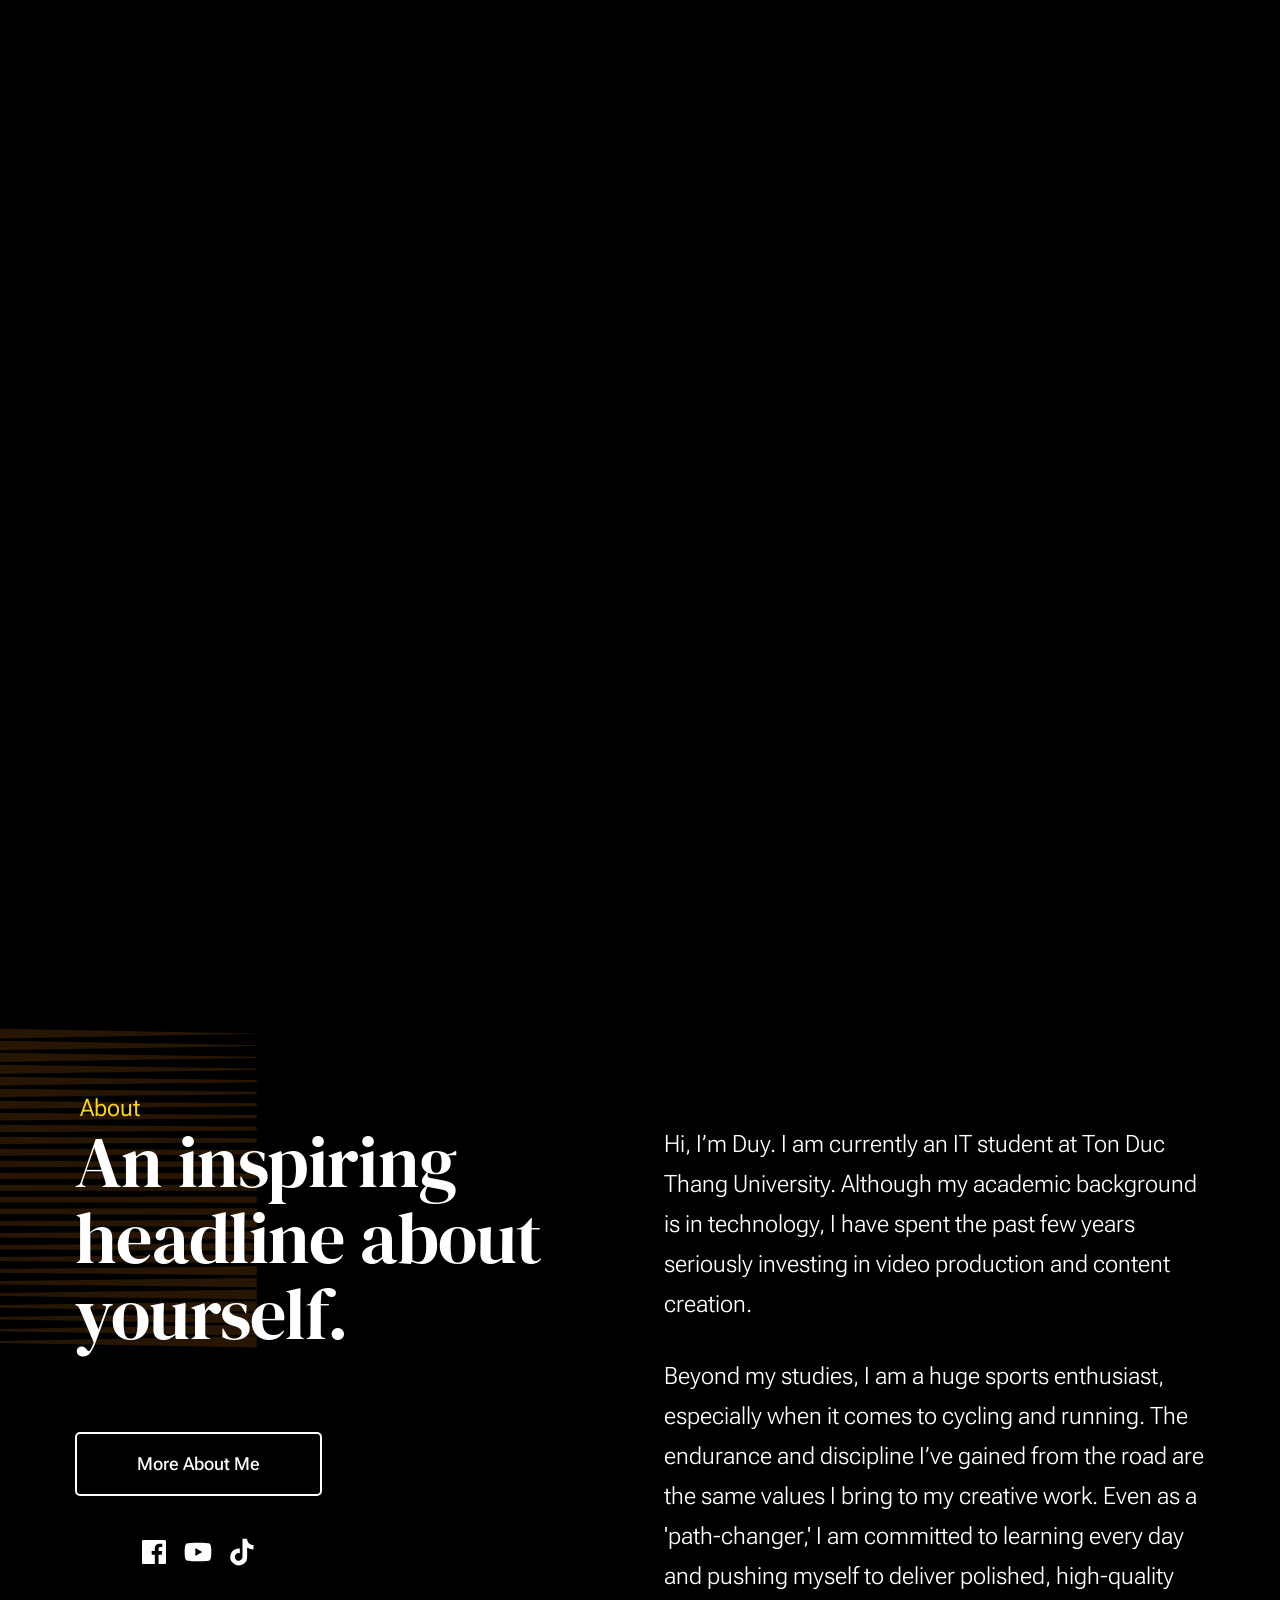
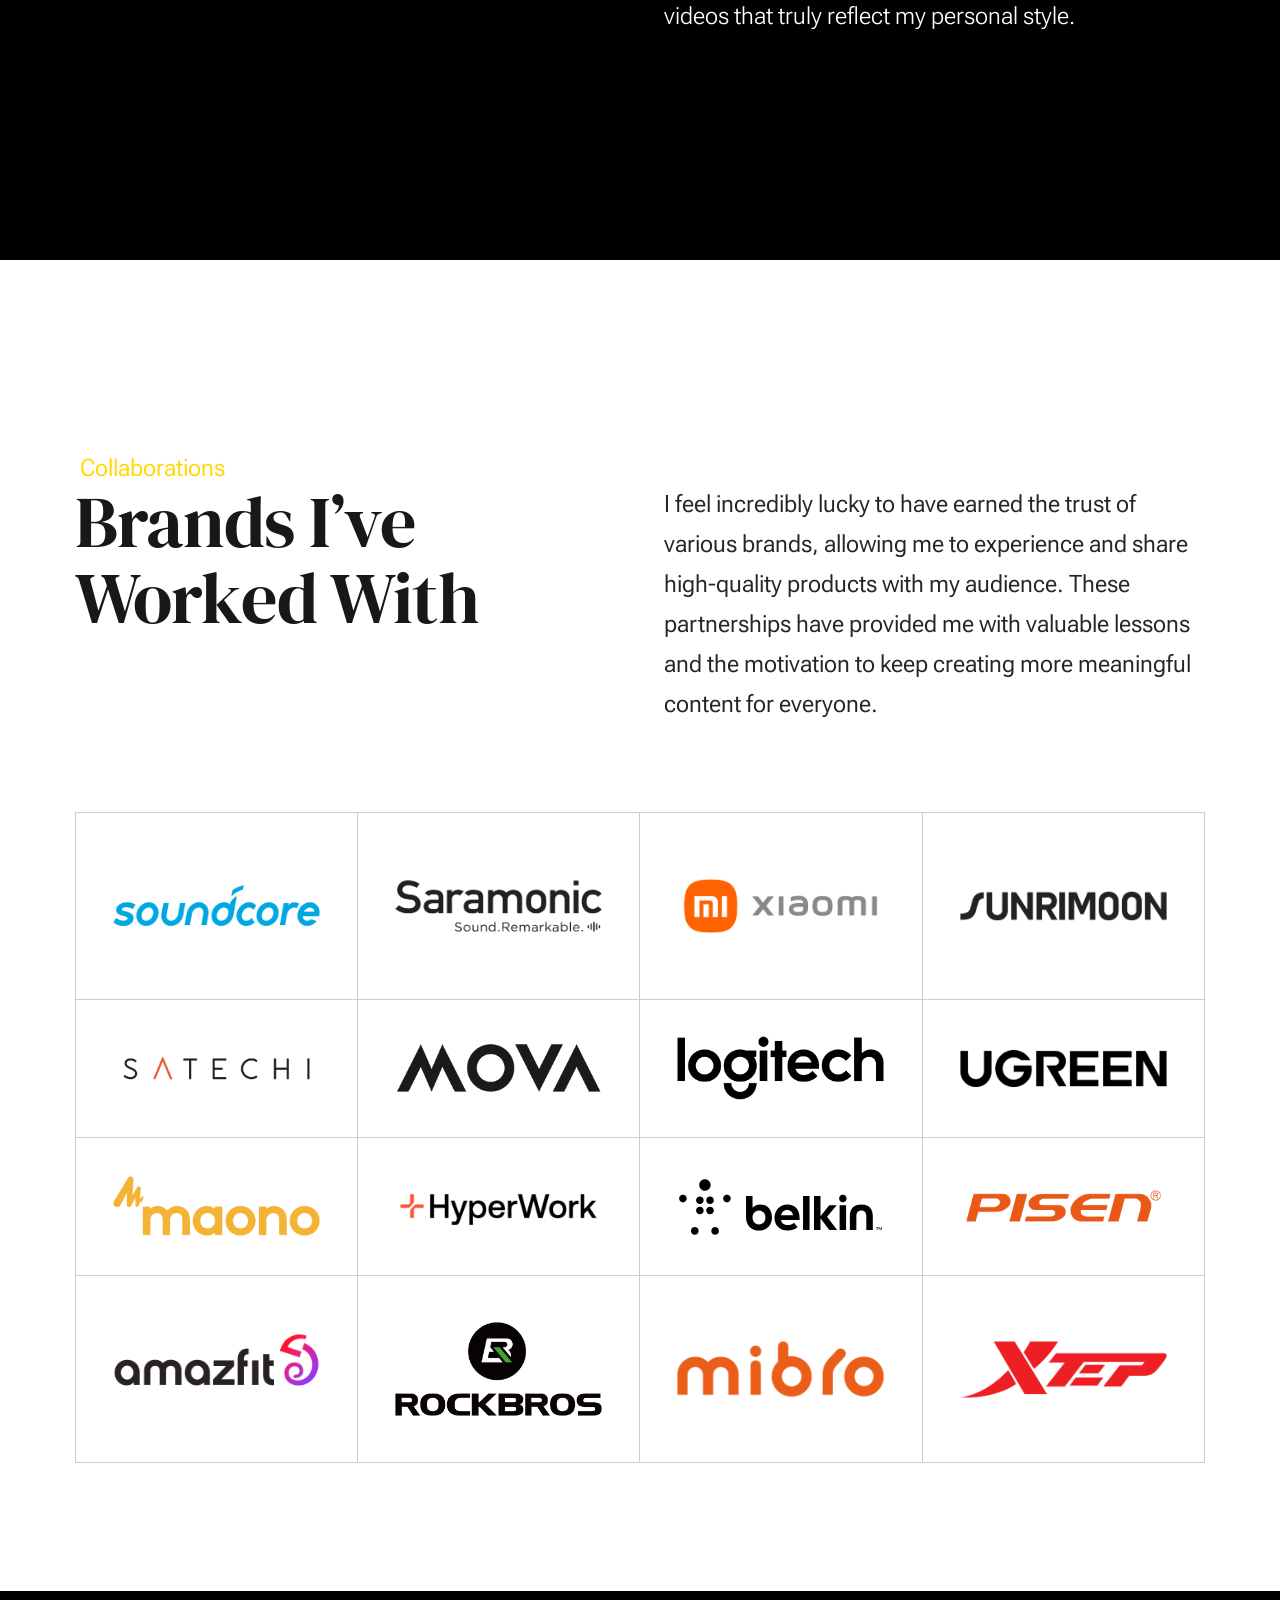
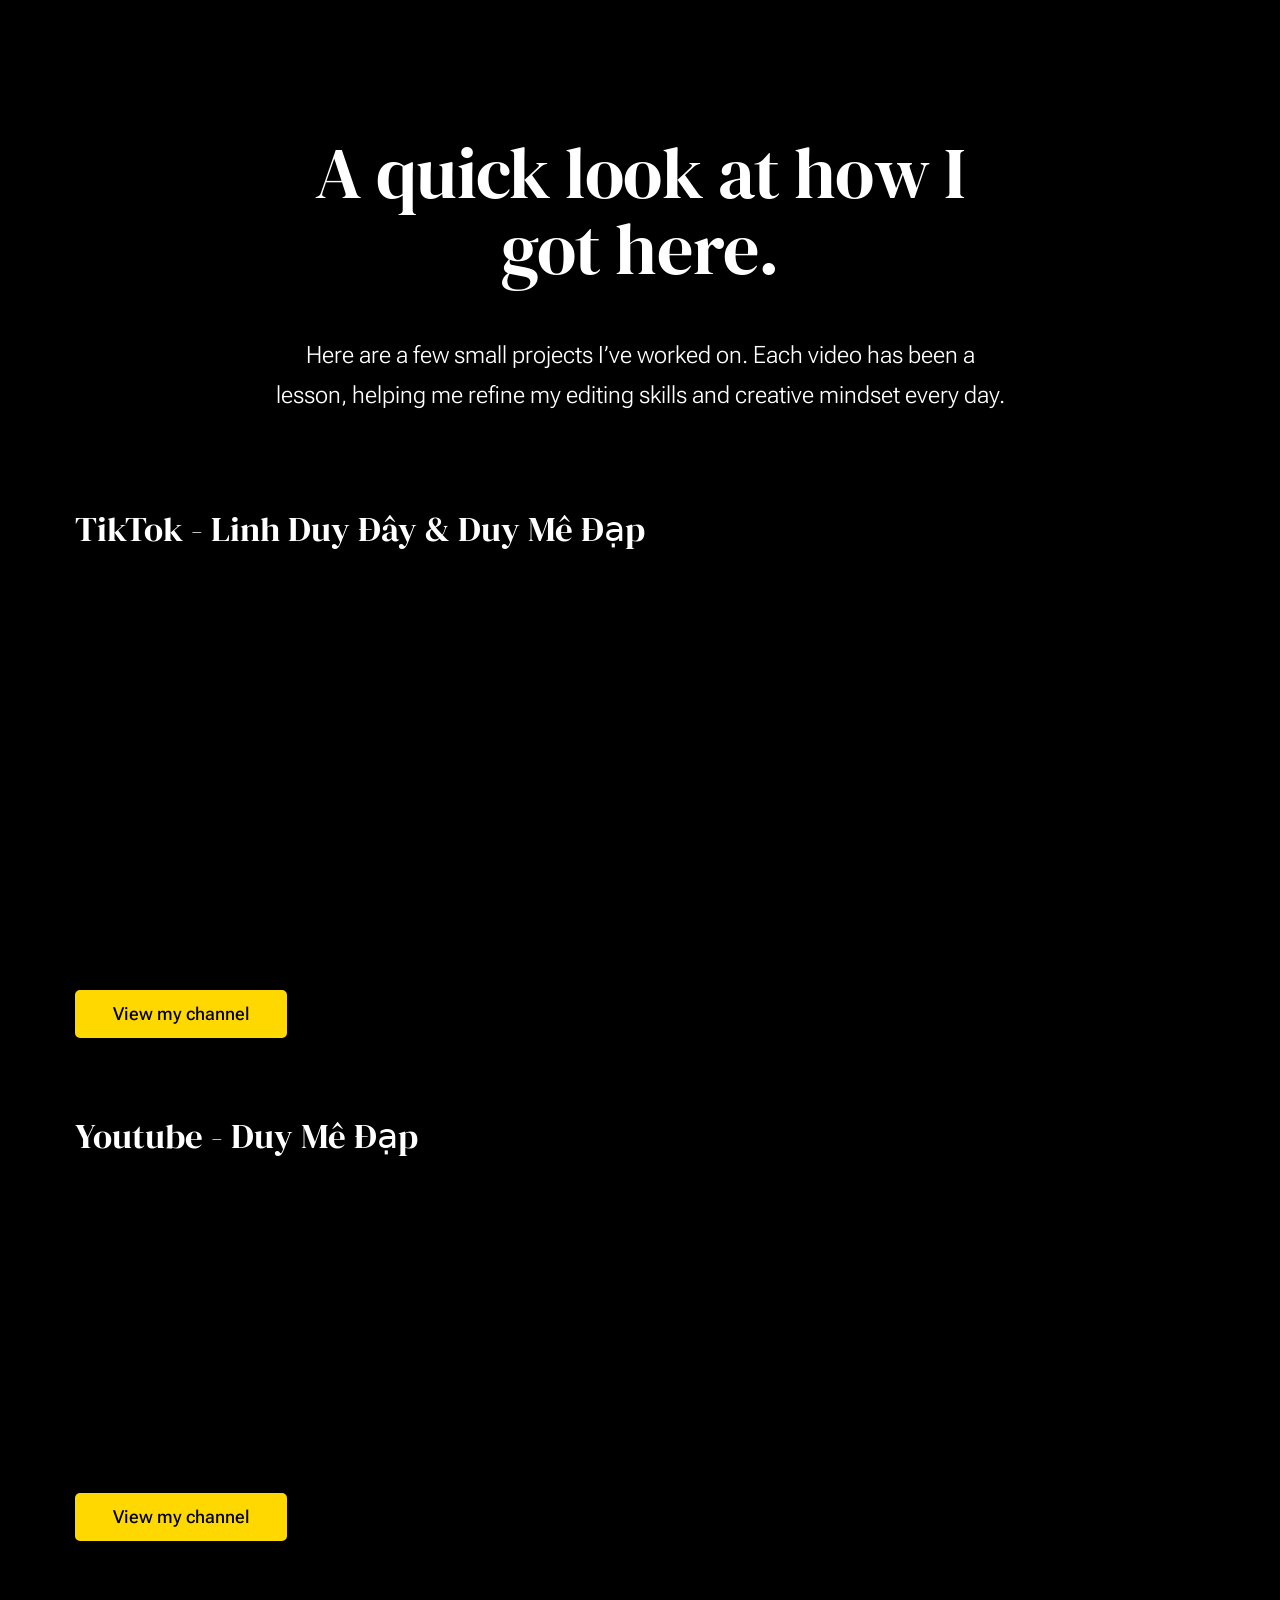
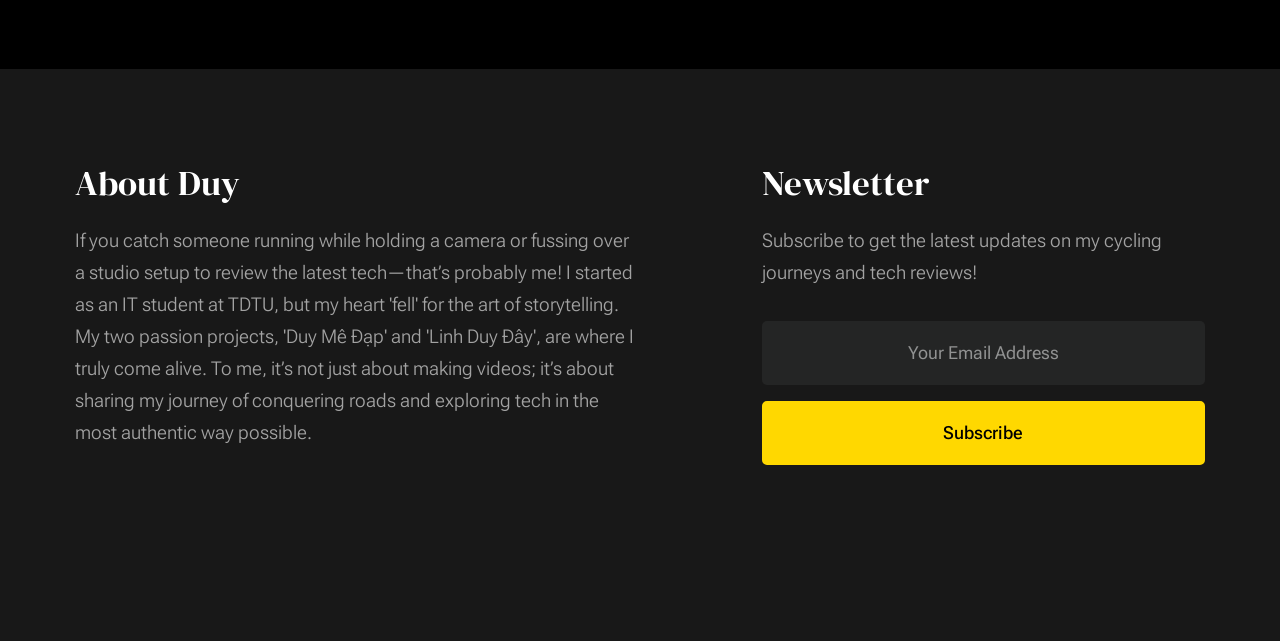
<file: index.html>
<!DOCTYPE html>
<html lang="en" class="no-js">
  <head>
    <!--- basic page needs
    ================================================== -->
    <meta charset="utf-8" />
    <meta name="viewport" content="width=device-width, initial-scale=1" />
    <title>Linh Duy</title>

    <script>
      document.documentElement.classList.remove("no-js");
      document.documentElement.classList.add("js");
    </script>

    <!-- CSS
    ================================================== -->
    <link rel="stylesheet" href="css/vendor.css" />
    <link rel="stylesheet" href="css/styles.css" />

    <!-- favicons
    ================================================== -->
    <link rel="apple-touch-icon" sizes="180x180" href="apple-touch-icon.png" />
    <link rel="icon" type="image/png" sizes="32x32" href="favicon-32x32.png" />
    <link rel="icon" type="image/png" sizes="16x16" href="favicon-16x16.png" />
    <link rel="manifest" href="site.webmanifest" />
  </head>

  <body id="top">
    <!-- preloader
    ================================================== -->
    <div id="preloader">
      <div id="loader" class="dots-fade">
        <div></div>
        <div></div>
        <div></div>
      </div>
    </div>

    <!-- page wrap
    ================================================== -->
    <div id="page" class="s-pagewrap ss-home">
      <!-- # site header 
       
        ================================================== -->
      <div data-include="header"></div>

      <!-- end s-header -->

      <!-- # site main content
        ================================================== -->
      <section id="content" class="s-content">
        <!-- intro
            ----------------------------------------------- -->
        <section id="intro" class="s-intro">
          <div class="row s-intro__content width-sixteen-col">
            <div class="column lg-12 s-intro__content-inner grid-block">
              <div class="s-intro__content-text">
                <div class="s-intro__content-pretitle text-pretitle">
                  Hello, I'm Duy
                </div>
                <h1 class="s-intro__content-title">
                  I share stories about tech <br />
                  & the open road <br />
                  through the lens<br />
                  of a young creative.
                </h1>
              </div>
              <!-- s-intro__content-text -->

              <div class="s-intro__content-media">
                <div class="s-intro__content-media-inner">
                  <img
                    src="images/intro-bg.jpg"
                    srcset="images/intro-bg.jpg 1x, images/intro-bg@2x.jpg 2x"
                    alt=""
                  />
                  <div class="lines">
                    <span></span>
                  </div>
                </div>
              </div>
              <!-- s-intro__content-media -->

              <div class="s-intro__scroll-down">
                <a href="#about" class="smoothscroll">
                  <div class="scroll-icon">
                    <svg
                      xmlns="http://www.w3.org/2000/svg"
                      viewBox="0 0 24 24"
                      width="36"
                      height="36"
                      fill="none"
                      stroke="#97b34a"
                      stroke-width="1"
                      stroke-linecap="round"
                      stroke-linejoin="round"
                    >
                      &lt;!--! Atomicons Free 1.00 by @atisalab License -
                      https://atomicons.com/license/ (Icons: CC BY 4.0)
                      Copyright 2021 Atomicons --&gt;
                      <polyline points="7 13 12 18 17 13"></polyline>
                      <line x1="12" y1="18" x2="12" y2="6"></line>
                    </svg>
                  </div>
                  <span>Scroll for more</span>
                </a>
              </div>
              <!-- s-intro__scroll-down -->
            </div>
            <!-- s-intro__content-inner -->
          </div>
          <!-- s-intro__content -->
        </section>
        <!-- end s-intro -->

        <!-- about
            ----------------------------------------------- -->
        <section id="about" class="s-about target-section">
          <div class="row s-about__content width-sixteen-col">
            <div class="column grid-block grid-section-split">
              <img
                src="images/geometric_shape.svg"
                alt=""
                class="s-about__content-imgbg"
              />

              <div class="section-header grid-section-split__header">
                <div class="text-pretitle">About</div>
                <h2 class="text-display-title">
                  An inspiring headline about yourself.
                </h2>
              </div>
              <!-- end section-header -->

              <div class="s-about__content-main grid-section-split__primary">
                <p class="attention-getter">
                  Hi, I’m Duy. I am currently an IT student at Ton Duc Thang
                  University. Although my academic background is in technology,
                  I have spent the past few years seriously investing in video
                  production and content creation.
                </p>

                <p class="attention-getter">
                  Beyond my studies, I am a huge sports enthusiast, especially
                  when it comes to cycling and running. The endurance and
                  discipline I’ve gained from the road are the same values I
                  bring to my creative work. Even as a 'path-changer,' I am
                  committed to learning every day and pushing myself to deliver
                  polished, high-quality videos that truly reflect my personal
                  style.
                </p>
              </div>
              <!-- end s-about__content-main -->

              <div class="s-about__content-btn grid-section-split__bottom">
                <a href="about.html" class="btn btn--stroke u-fullwidth"
                  >More About Me</a
                >

                <ul class="s-about__social social-list">
                  <li>
                    <a href="https://www.facebook.com/duypnl219">
                      <svg
                        xmlns="http://www.w3.org/2000/svg"
                        width="24"
                        height="24"
                        viewBox="0 0 24 24"
                        style="
                          fill: rgba(0, 0, 0, 1);
                          transform: ;
                          -ms-filter: ;
                        "
                      >
                        <path
                          d="M20,3H4C3.447,3,3,3.448,3,4v16c0,0.552,0.447,1,1,1h8.615v-6.96h-2.338v-2.725h2.338v-2c0-2.325,1.42-3.592,3.5-3.592 c0.699-0.002,1.399,0.034,2.095,0.107v2.42h-1.435c-1.128,0-1.348,0.538-1.348,1.325v1.735h2.697l-0.35,2.725h-2.348V21H20 c0.553,0,1-0.448,1-1V4C21,3.448,20.553,3,20,3z"
                        ></path>
                      </svg>
                      <span class="u-screen-reader-text">Facebook</span>
                    </a>
                  </li>
                  <li>
                    <a href="https://www.youtube.com/@duymedap">
                      <svg
                        xmlns="http://www.w3.org/2000/svg"
                        width="24"
                        height="24"
                        viewBox="0 0 24 24"
                        style="fill: rgba(255, 0, 0, 1)"
                      >
                        <path
                          d="M21.58,7.19c-0.23-0.86-0.91-1.53-1.77-1.77C18.25,5,12,5,12,5s-6.25,0-7.81,0.42c-0.86,0.24-1.53,0.91-1.77,1.77C2,8.75,2,12,2,12s0,3.25,0.42,4.81c0.23,0.86,0.91,1.53,1.77,1.77C5.75,19,12,19,12,19s6.25,0,7.81-0.42c0.86-0.24,1.53-0.91,1.77-1.77C22,15.25,22,12,22,12S22,8.75,21.58,7.19z M10,15V9l5.2,3L10,15z"
                        ></path>
                      </svg>
                      <span class="u-screen-reader-text">Youtube</span>
                    </a>
                  </li>
                  <li>
                    <a href="https://www.tiktok.com/@duymedap">
                      <svg
                        xmlns="http://www.w3.org/2000/svg"
                        width="24"
                        height="24"
                        viewBox="0 0 24 24"
                        style="fill: rgba(0, 0, 0, 1)"
                      >
                        <path
                          d="M19.59 6.69a4.83 4.83 0 0 1-3.77-4.25V2h-3.45v13.67a2.89 2.89 0 0 1-5.2 1.74 2.89 2.89 0 0 1 2.31-4.64 2.93 2.93 0 0 1 .88.13V9.4a6.84 6.84 0 0 0-1-.05A6.33 6.33 0 0 0 5 20.1a6.34 6.34 0 0 0 10.86-4.43v-7a8.16 8.16 0 0 0 4.77 1.52v-3.4a4.85 4.85 0 0 1-1.04-.1z"
                        ></path>
                      </svg>
                      <span class="u-screen-reader-text">TikTok</span>
                    </a>
                  </li>
                </ul>
                <!-- end s-footer__social -->
              </div>
              <!-- end s-about__content-btn -->
            </div>
            <!-- content-inner -->
          </div>
        </section>
        <!-- end s-about -->

        <!-- expertise
            ----------------------------------------------- -->

        <!-- end s-expertise -->

        <!-- clients
            ----------------------------------------------- -->
        <section id="clients" class="s-clients">
          <div class="row s-clients__content-block width-sixteen-col">
            <div class="column xl-12 grid-block grid-section-split">
              <div class="section-header grid-section-split__header">
                <div class="text-pretitle">Collaborations</div>
                <h2 class="text-display-title">Brands I’ve Worked With</h2>
              </div>
              <!-- end section-header -->

              <div class="grid-section-split__primary">
                <p class="lead">
                  I feel incredibly lucky to have earned the trust of various
                  brands, allowing me to experience and share high-quality
                  products with my audience. These partnerships have provided me
                  with valuable lessons and the motivation to keep creating more
                  meaningful content for everyone.
                </p>
              </div>
              <!-- end grid-section-split__primary -->
            </div>
            <!-- end column -->
          </div>
          <!-- end row -->

          <div class="row s-clients__content-block width-sixteen-col">
            <div class="column xl-12">
              <div class="clients-list">
                <div class="clients-list__item">
                  <a href="#0">
                    <img src="images/clients/soundcore.png" alt="" />
                  </a>
                </div>
                <div class="clients-list__item">
                  <a href="#0">
                    <img src="images/clients/sara.png" alt="" />
                  </a>
                </div>
                <div class="clients-list__item">
                  <a href="#0">
                    <img src="images/clients/xiaomi.png" alt="" />
                  </a>
                </div>
                <div class="clients-list__item">
                  <a href="#0">
                    <img src="images/clients/sunri.png" alt="" />
                  </a>
                </div>
                <div class="clients-list__item">
                  <a href="#0">
                    <img src="images/clients/satechi.webp" alt="" />
                  </a>
                </div>
                <div class="clients-list__item">
                  <a href="#0">
                    <img src="images/clients/mova.png" alt="" />
                  </a>
                </div>
                <div class="column clients-list__item">
                  <a href="#0">
                    <img src="images/clients/logi.png" alt="" />
                  </a>
                </div>
                <div class="column clients-list__item">
                  <a href="#0">
                    <img src="images/clients/ugreen.png" alt="" />
                  </a>
                </div>
                <div class="clients-list__item">
                  <a href="#0">
                    <img src="images/clients/mao.png" alt="" />
                  </a>
                </div>
                <div class="clients-list__item">
                  <a href="#0">
                    <img src="images/clients/hyper.webp" alt="" />
                  </a>
                </div>
                <div class="clients-list__item">
                  <a href="#0">
                    <img src="images/clients/belkin.svg" alt="" />
                  </a>
                </div>
                <div class="clients-list__item">
                  <a href="#0">
                    <img src="images/clients/pisen.webp" alt="" />
                  </a>
                </div>
                <div class="clients-list__item">
                  <a href="#0">
                    <img src="images/clients/amazfit.png" alt="" />
                  </a>
                </div>

                <div class="clients-list__item">
                  <a href="#0">
                    <img src="images/clients/rock.webp" alt="" />
                  </a>
                </div>
                <div class="clients-list__item">
                  <a href="#0">
                    <img src="images/clients/mibro.png" alt="" />
                  </a>
                </div>
                <div class="clients-list__item">
                  <a href="#0">
                    <img src="images/clients/xtep.png" alt="" />
                  </a>
                </div>
              </div>
              <!-- end clients-list -->
            </div>
            <!-- end column -->
          </div>
          <!-- end row -->

          <!-- end row -->
        </section>
        <!-- end s-clients -->
      </section>
      <!-- s-content-->

      <!-- # cta
        ================================================== -->
      <section id="cta" class="s-cta">
        <div class="row row-x-center text-center">
          <div class="column xl-8 lg-12">
            <div class="s-cta__content">
              <h2 class="text-display-title">
                A quick look at how I got here.
              </h2>
              <p class="lead">
                Here are a few small projects I’ve worked on. Each video has
                been a lesson, helping me refine my editing skills and creative
                mindset every day.
              </p>
            </div>
          </div>
        </div>
        <div class="row">
          <div class="column xl-12">
            <div class="video-header">
              <h3 class="video-title">TikTok - Linh Duy Đây & Duy Mê Đạp</h3>
            </div>
            <div class="video-carousel vertical-style">
              <div class="video-item">
                <iframe
                  src="https://www.tiktok.com/embed/7597746743660530965"
                  frameborder="0"
                  allowfullscreen
                  scrolling="no"
                  style="width: 100%; height: 100%"
                >
                </iframe>
              </div>
              <div class="video-item">
                <iframe
                  src="https://www.tiktok.com/embed/7597042203243875604"
                  frameborder="0"
                  allowfullscreen
                  scrolling="no"
                  style="width: 100%; height: 100%"
                >
                </iframe>
              </div>
              <div class="video-item">
                <iframe
                  src="https://www.tiktok.com/embed/7585123730628562197"
                  frameborder="0"
                  allowfullscreen
                  scrolling="no"
                  style="width: 100%; height: 100%"
                >
                </iframe>
              </div>
              <div class="video-item">
                <iframe
                  src="https://www.tiktok.com/embed/7582916212783418631"
                  frameborder="0"
                  allowfullscreen
                  scrolling="no"
                  style="width: 100%; height: 100%"
                >
                </iframe>
              </div>
              <div class="video-item">
                <iframe
                  src="https://www.tiktok.com/embed/7592936230405278983"
                  frameborder="0"
                  allowfullscreen
                  scrolling="no"
                  style="width: 100%; height: 100%"
                >
                </iframe>
              </div>
              <div class="video-item">
                <iframe
                  src="https://www.tiktok.com/embed/7558760949189070088"
                  frameborder="0"
                  allowfullscreen
                  scrolling="no"
                  style="width: 100%; height: 100%"
                >
                </iframe>
              </div>
            </div>
            <a
              href="https://www.tiktok.com/@linhduyday"
              class="btn btn--primary btn--small"
              >View my channel</a
            >
          </div>
        </div>

        <div class="row">
          <div class="column xl-12">
            <div class="video-header">
              <h3 class="video-title">Youtube - Duy Mê Đạp</h3>
            </div>
            <div class="video-carousel horizontal-style">
              <div class="video-item">
                <iframe
                  width="560"
                  height="315"
                  src="https://www.youtube.com/embed/yS-_pQR9lys?si=DlQgSk4xI6yttUqI"
                  title="YouTube video player"
                  frameborder="0"
                  allow="accelerometer; autoplay; clipboard-write; encrypted-media; gyroscope; picture-in-picture; web-share"
                  referrerpolicy="strict-origin-when-cross-origin"
                  allowfullscreen
                ></iframe>
              </div>
              <div class="video-item">
                <iframe
                  width="560"
                  height="315"
                  src="https://www.youtube.com/embed/Foh7rsQhbao?si=MW8oLFw_8OTQyI_W"
                  title="YouTube video player"
                  frameborder="0"
                  allow="accelerometer; autoplay; clipboard-write; encrypted-media; gyroscope; picture-in-picture; web-share"
                  referrerpolicy="strict-origin-when-cross-origin"
                  allowfullscreen
                ></iframe>
              </div>
              <div class="video-item">
                <iframe
                  width="560"
                  height="315"
                  src="https://www.youtube.com/embed/tywjRWN-Xiw?si=QII7PHkwVsRwSSDX"
                  title="YouTube video player"
                  frameborder="0"
                  allow="accelerometer; autoplay; clipboard-write; encrypted-media; gyroscope; picture-in-picture; web-share"
                  referrerpolicy="strict-origin-when-cross-origin"
                  allowfullscreen
                ></iframe>
              </div>
              <div class="video-item">
                <iframe
                  width="560"
                  height="315"
                  src="https://www.youtube.com/embed/5u5qcl7GqgI?si=MX844s5fxqZZOKjQ"
                  title="YouTube video player"
                  frameborder="0"
                  allow="accelerometer; autoplay; clipboard-write; encrypted-media; gyroscope; picture-in-picture; web-share"
                  referrerpolicy="strict-origin-when-cross-origin"
                  allowfullscreen
                ></iframe>
              </div>
              <div class="video-item">
                <iframe
                  width="560"
                  height="315"
                  src="https://www.youtube.com/embed/udO4QP_cqlY?si=HUdGf1M4EpYzIGrw"
                  title="YouTube video player"
                  frameborder="0"
                  allow="accelerometer; autoplay; clipboard-write; encrypted-media; gyroscope; picture-in-picture; web-share"
                  referrerpolicy="strict-origin-when-cross-origin"
                  allowfullscreen
                ></iframe>
              </div>
              <div class="video-item">
                <iframe
                  width="560"
                  height="315"
                  src="https://www.youtube.com/embed/FG3beEtc8yU?si=1Im4n_x0OQw8hI_y"
                  title="YouTube video player"
                  frameborder="0"
                  allow="accelerometer; autoplay; clipboard-write; encrypted-media; gyroscope; picture-in-picture; web-share"
                  referrerpolicy="strict-origin-when-cross-origin"
                  allowfullscreen
                ></iframe>
              </div>
              <div class="video-item">
                <iframe
                  width="560"
                  height="315"
                  src="https://www.youtube.com/embed/yS-_pQR9lys?si=DlQgSk4xI6yttUqI"
                  title="YouTube video player"
                  frameborder="0"
                  allow="accelerometer; autoplay; clipboard-write; encrypted-media; gyroscope; picture-in-picture; web-share"
                  referrerpolicy="strict-origin-when-cross-origin"
                  allowfullscreen
                ></iframe>
              </div>
            </div>
            <a
              href="https://www.youtube.com/@duymedap"
              class="btn btn--primary btn--small"
              >View my channel</a
            >
          </div>
        </div>
      </section>
      <!-- end s-cta -->

      <!-- # journal
        ================================================== -->

      <!-- end s-journal -->

      <!-- # footer 
        ================================================== -->
      <div data-include="footer"></div>
      <!-- end s-footer -->
    </div>
    <!-- end page-wrap -->

    <!-- Java Script
    ================================================== -->
    <script src="js/plugins.js"></script>
    <script src="js/main.js"></script>

    <script>
      fetch("header.html")
        .then((response) => response.text())
        .then((data) => {
          document.getElementById("header-placeholder").innerHTML = data;
        });
    </script>
  </body>
</html>
</file>
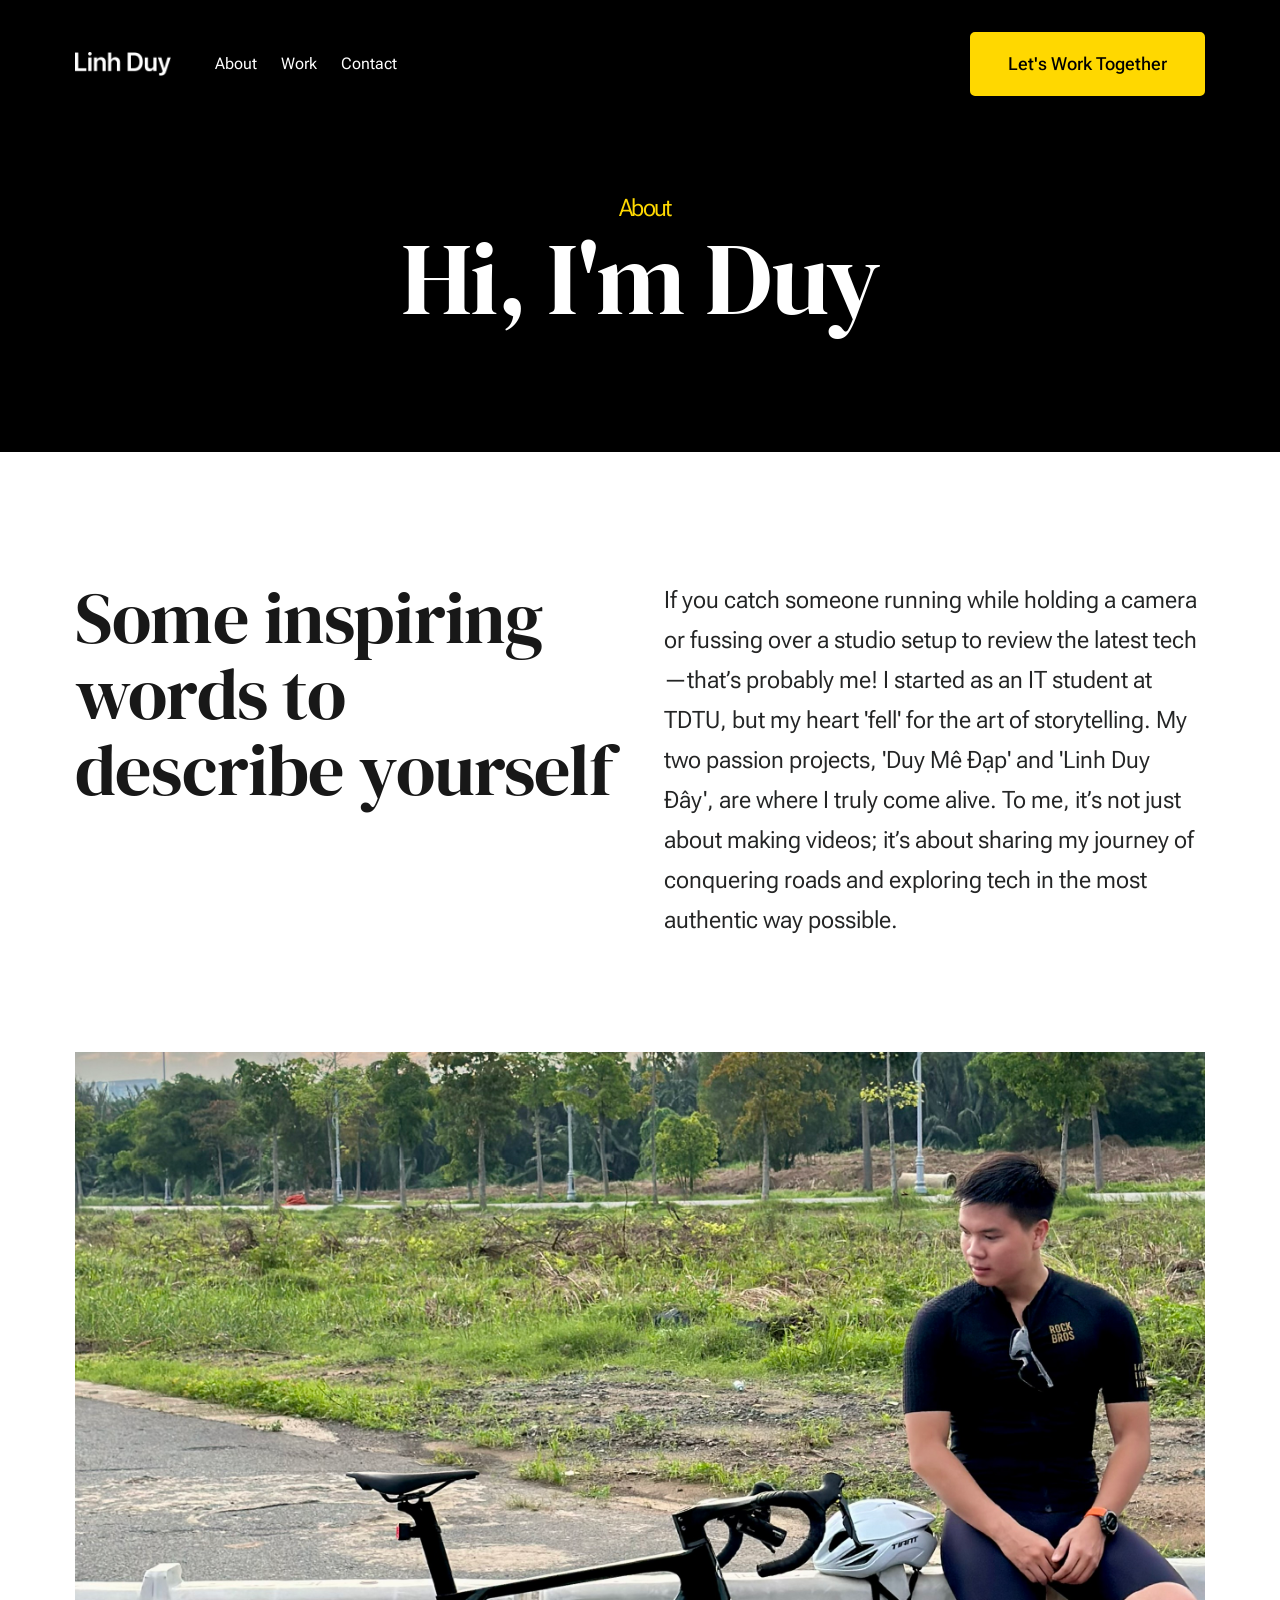
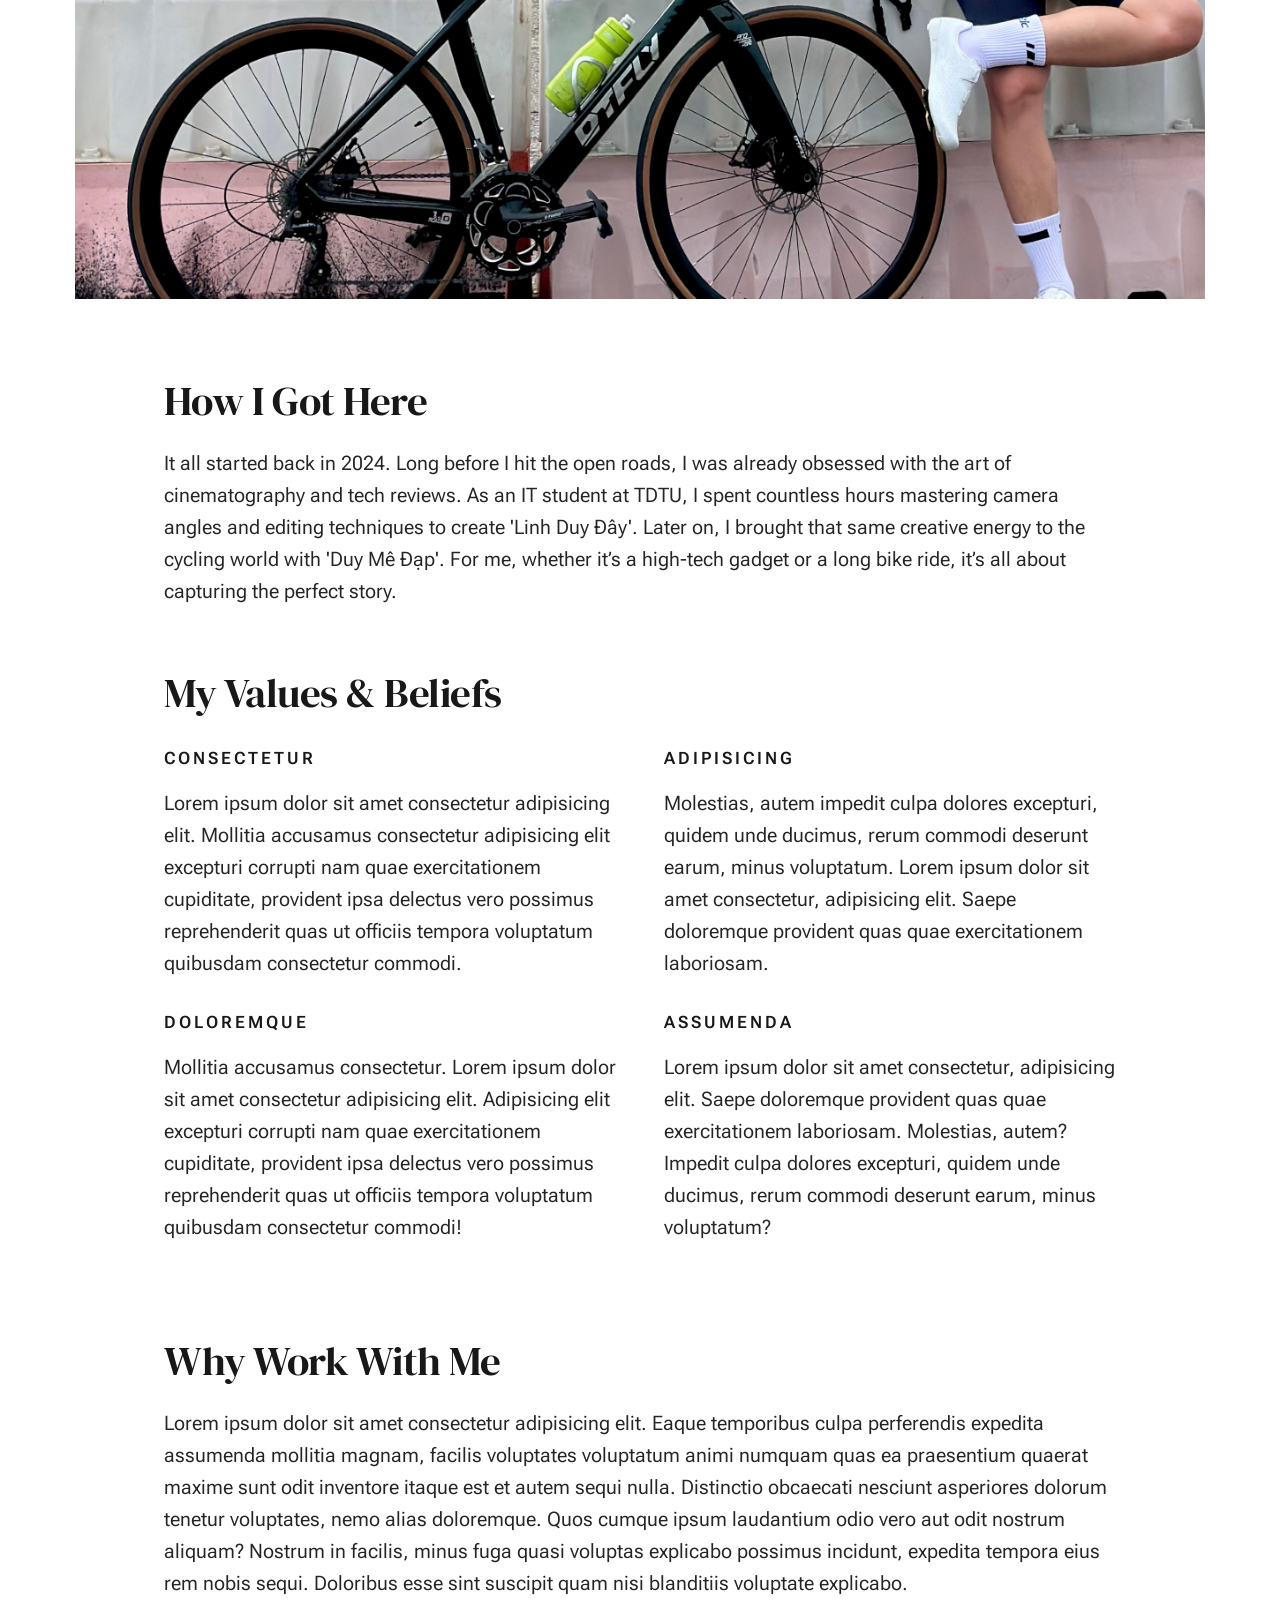
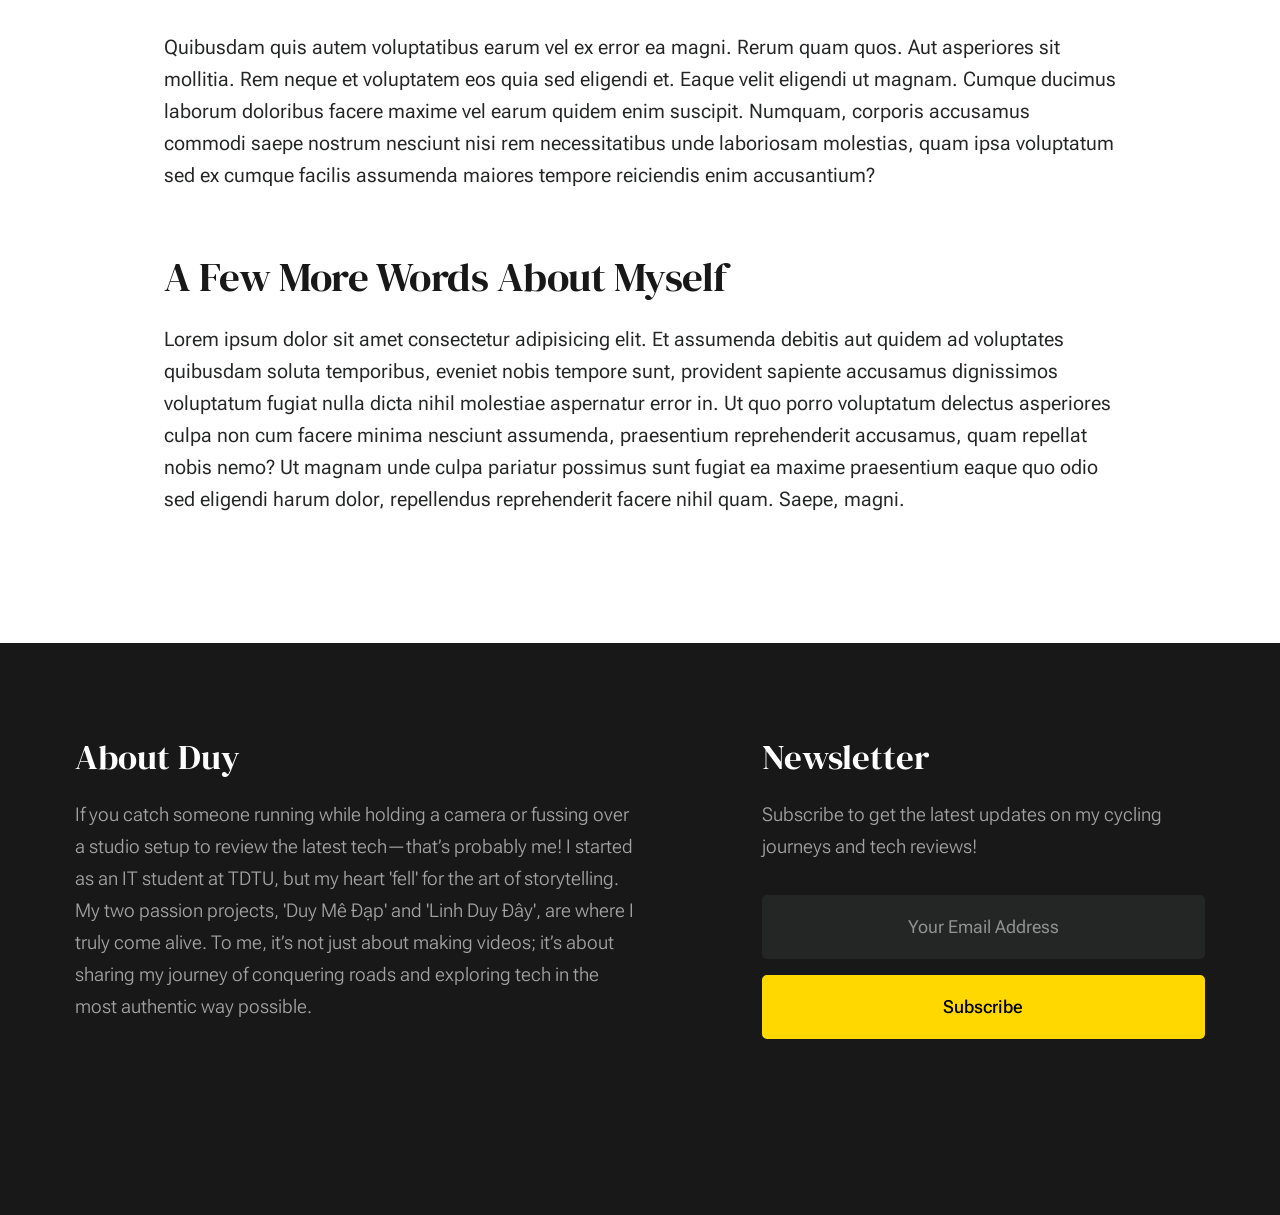
<file: about.html>
<!DOCTYPE html>
<html lang="en" class="no-js">
  <head>
    <!--- basic page needs
    ================================================== -->
    <meta charset="utf-8" />
    <meta name="viewport" content="width=device-width, initial-scale=1" />
    <title>About - Duy</title>

    <script>
      document.documentElement.classList.remove("no-js");
      document.documentElement.classList.add("js");
    </script>

    <!-- CSS
    ================================================== -->
    <link rel="stylesheet" href="css/vendor.css" />
    <link rel="stylesheet" href="css/styles.css" />

    <!-- favicons
    ================================================== -->
    <link rel="apple-touch-icon" sizes="180x180" href="apple-touch-icon.png" />
    <link rel="icon" type="image/png" sizes="32x32" href="favicon-32x32.png" />
    <link rel="icon" type="image/png" sizes="16x16" href="favicon-16x16.png" />
    <link rel="manifest" href="site.webmanifest" />
  </head>

  <body id="top">
    <!-- preloader
    ================================================== -->
    <div id="preloader">
      <div id="loader" class="dots-fade">
        <div></div>
        <div></div>
        <div></div>
      </div>
    </div>

    <!-- page wrap
    ================================================== -->
    <div id="page" class="s-pagewrap">
      <!-- # site header 
        ================================================== -->

      <div data-include="header"></div>

      <!-- end s-header -->

      <!-- # site main content
        ================================================== -->
      <section id="content" class="s-content">
        <section class="s-pageheader pageheader">
          <div class="row">
            <div class="column xl-12">
              <h1 class="page-title">
                <span class="page-title__small-type text-pretitle">About</span>
                Hi, I'm Duy
              </h1>
            </div>
          </div>
        </section>
        <!-- end pageheader -->

        <section class="s-pagecontent pagecontent">
          <div class="row pageintro">
            <div class="column xl-6 lg-12">
              <h2 class="text-display-title">
                Some inspiring words to describe yourself
              </h2>
            </div>
            <div class="column xl-6 lg-12 u-flexitem-x-right">
              <p class="lead">
                If you catch someone running while holding a camera or fussing
                over a studio setup to review the latest tech—that’s probably
                me! I started as an IT student at TDTU, but my heart 'fell' for
                the art of storytelling. My two passion projects, 'Duy Mê Đạp'
                and 'Linh Duy Đây', are where I truly come alive. To me, it’s
                not just about making videos; it’s about sharing my journey of
                conquering roads and exploring tech in the most authentic way
                possible.
              </p>
            </div>
          </div>
          <!-- end pageintro -->

          <div class="row pagemedia">
            <d class="column xl-12">
              <figure class="page-media">
                <img
                  src="images/avatars/duy.jpg"
                  sizes="(max-width: 2400px) 100vw, 2400px"
                  alt=""
                />
              </figure>
            </d>
          </div>
          <!-- end pagemedia -->

          <div class="row width-narrower pagemain">
            <div class="column xl-12">
              <h2>How I Got Here</h2>
              <p>
                It all started back in 2024. Long before I hit the open roads, I
                was already obsessed with the art of cinematography and tech
                reviews. As an IT student at TDTU, I spent countless hours
                mastering camera angles and editing techniques to create 'Linh
                Duy Đây'. Later on, I brought that same creative energy to the
                cycling world with 'Duy Mê Đạp'. For me, whether it’s a
                high-tech gadget or a long bike ride, it’s all about capturing
                the perfect story.
              </p>

              <h2 class="u-add-bottom">My Values & Beliefs</h2>

              <div class="grid-list-items list-items">
                <div
                  class="grid-list-items__item list-items__item u-remove-bottom"
                >
                  <div class="list-items__item-header">
                    <h6 class="list-items__item-small-title">Consectetur</h6>
                  </div>
                  <p>
                    Lorem ipsum dolor sit amet consectetur adipisicing elit.
                    Mollitia accusamus consectetur adipisicing elit excepturi
                    corrupti nam quae exercitationem cupiditate, provident ipsa
                    delectus vero possimus reprehenderit quas ut officiis
                    tempora voluptatum quibusdam consectetur commodi.
                  </p>
                </div>
                <div
                  class="grid-list-items__item list-items__item u-remove-bottom"
                >
                  <div class="list-items__item-header">
                    <h6 class="list-items__item-small-title">Adipisicing</h6>
                  </div>
                  <p>
                    Molestias, autem impedit culpa dolores excepturi, quidem
                    unde ducimus, rerum commodi deserunt earum, minus
                    voluptatum. Lorem ipsum dolor sit amet consectetur,
                    adipisicing elit. Saepe doloremque provident quas quae
                    exercitationem laboriosam.
                  </p>
                </div>
                <div
                  class="grid-list-items__item list-items__item u-remove-bottom"
                >
                  <div class="list-items__item-header">
                    <h6 class="list-items__item-small-title">Doloremque</h6>
                  </div>
                  <p>
                    Mollitia accusamus consectetur. Lorem ipsum dolor sit amet
                    consectetur adipisicing elit. Adipisicing elit excepturi
                    corrupti nam quae exercitationem cupiditate, provident ipsa
                    delectus vero possimus reprehenderit quas ut officiis
                    tempora voluptatum quibusdam consectetur commodi!
                  </p>
                </div>
                <div
                  class="grid-list-items__item list-items__item u-remove-bottom"
                >
                  <div class="list-items__item-header">
                    <h6 class="list-items__item-small-title">Assumenda</h6>
                  </div>
                  <p>
                    Lorem ipsum dolor sit amet consectetur, adipisicing elit.
                    Saepe doloremque provident quas quae exercitationem
                    laboriosam. Molestias, autem? Impedit culpa dolores
                    excepturi, quidem unde ducimus, rerum commodi deserunt
                    earum, minus voluptatum?
                  </p>
                </div>
              </div>
              <!--grid-list-items -->

              <h2>Why Work With Me</h2>
              <p>
                Lorem ipsum dolor sit amet consectetur adipisicing elit. Eaque
                temporibus culpa perferendis expedita assumenda mollitia magnam,
                facilis voluptates voluptatum animi numquam quas ea praesentium
                quaerat maxime sunt odit inventore itaque est et autem sequi
                nulla. Distinctio obcaecati nesciunt asperiores dolorum tenetur
                voluptates, nemo alias doloremque. Quos cumque ipsum laudantium
                odio vero aut odit nostrum aliquam? Nostrum in facilis, minus
                fuga quasi voluptas explicabo possimus incidunt, expedita
                tempora eius rem nobis sequi. Doloribus esse sint suscipit quam
                nisi blanditiis voluptate explicabo.
              </p>

              <p>
                Quibusdam quis autem voluptatibus earum vel ex error ea magni.
                Rerum quam quos. Aut asperiores sit mollitia. Rem neque et
                voluptatem eos quia sed eligendi et. Eaque velit eligendi ut
                magnam. Cumque ducimus laborum doloribus facere maxime vel earum
                quidem enim suscipit. Numquam, corporis accusamus commodi saepe
                nostrum nesciunt nisi rem necessitatibus unde laboriosam
                molestias, quam ipsa voluptatum sed ex cumque facilis assumenda
                maiores tempore reiciendis enim accusantium?
              </p>

              <h2>A Few More Words About Myself</h2>
              <p>
                Lorem ipsum dolor sit amet consectetur adipisicing elit. Et
                assumenda debitis aut quidem ad voluptates quibusdam soluta
                temporibus, eveniet nobis tempore sunt, provident sapiente
                accusamus dignissimos voluptatum fugiat nulla dicta nihil
                molestiae aspernatur error in. Ut quo porro voluptatum delectus
                asperiores culpa non cum facere minima nesciunt assumenda,
                praesentium reprehenderit accusamus, quam repellat nobis nemo?
                Ut magnam unde culpa pariatur possimus sunt fugiat ea maxime
                praesentium eaque quo odio sed eligendi harum dolor, repellendus
                reprehenderit facere nihil quam. Saepe, magni.
              </p>
            </div>
            <!-- end grid-block-->
          </div>
          <!-- end pagemain -->
        </section>
        <!-- pagecontent -->

        <!-- end s-testimonials -->
      </section>
      <!-- s-content-->

      <!-- # cta
        ================================================== -->

      <!-- end s-cta -->

      <!-- # footer 
        ================================================== -->
      <div data-include="footer"></div>

      <!-- end s-footer -->
    </div>
    <!-- end page-wrap -->

    <!-- Java Script
    ================================================== -->
    <script src="js/plugins.js"></script>
    <script src="js/main.js"></script>
  </body>
</html>
</file>
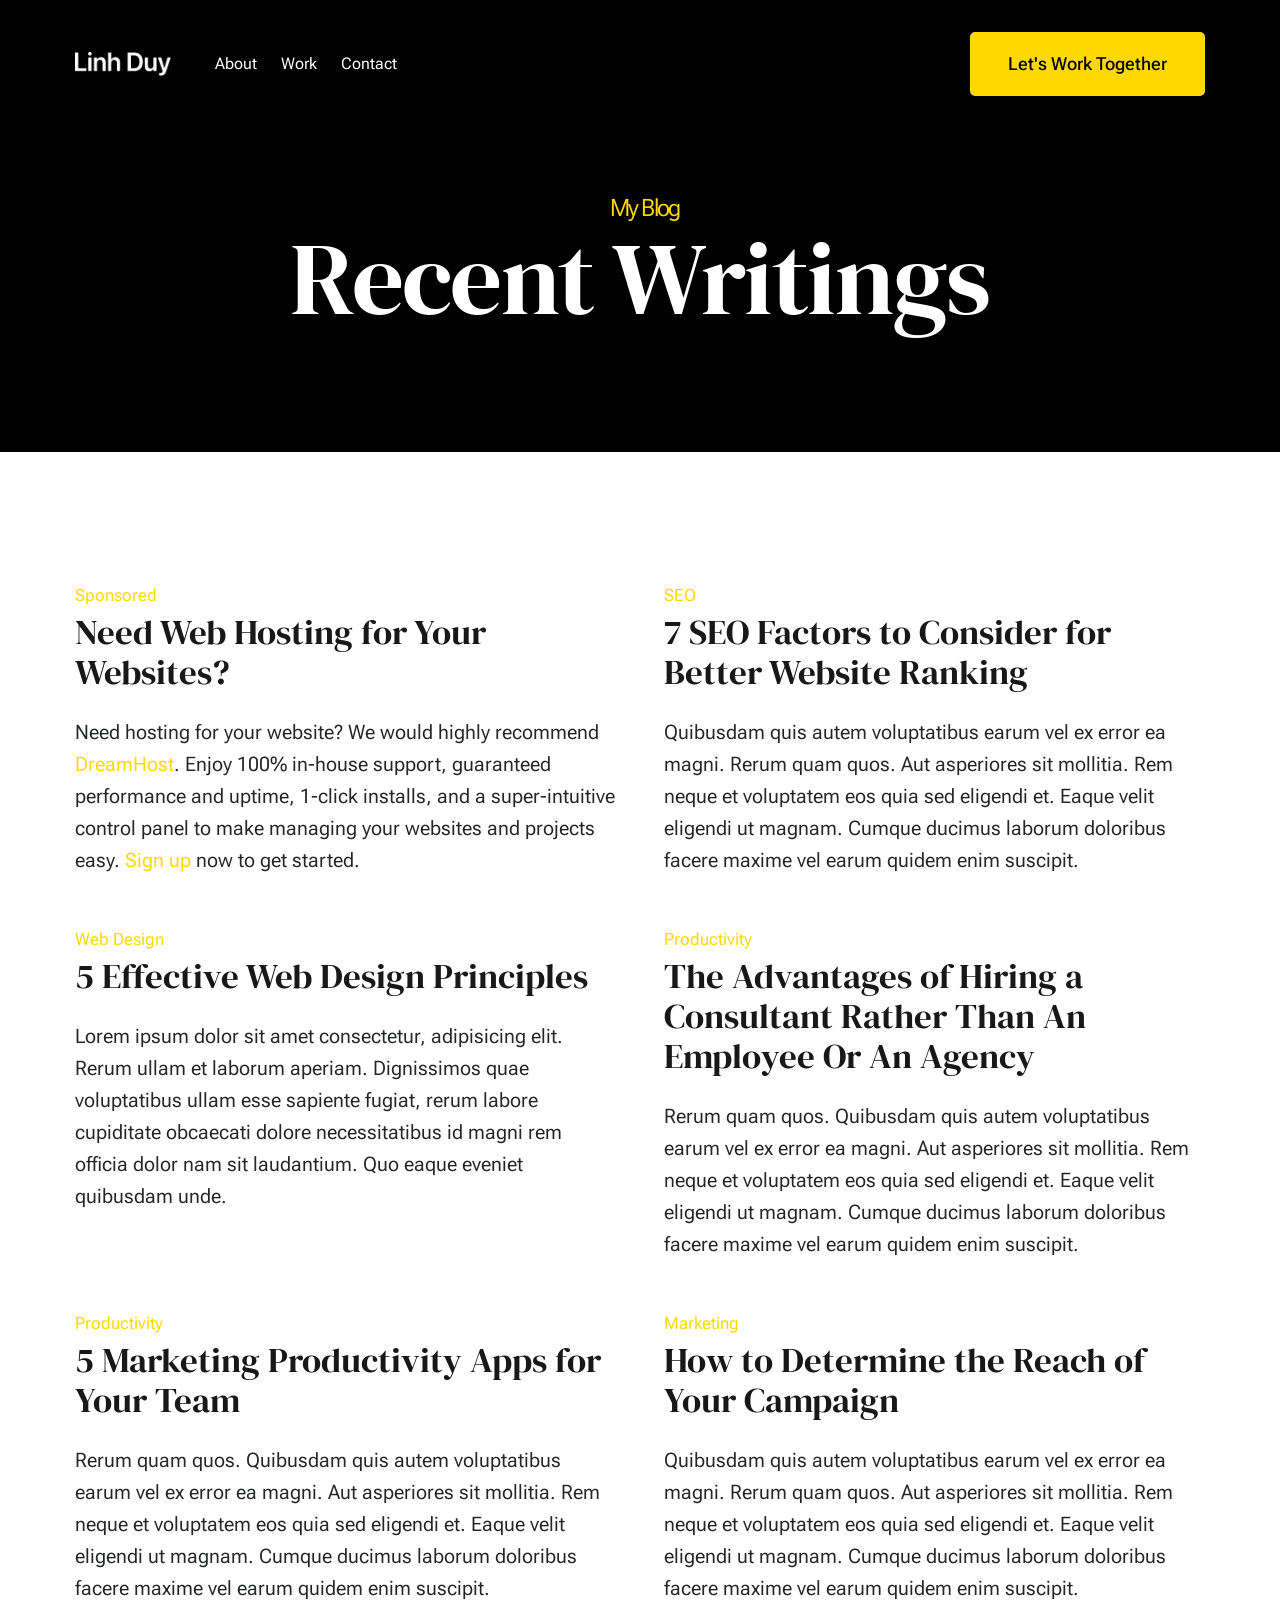
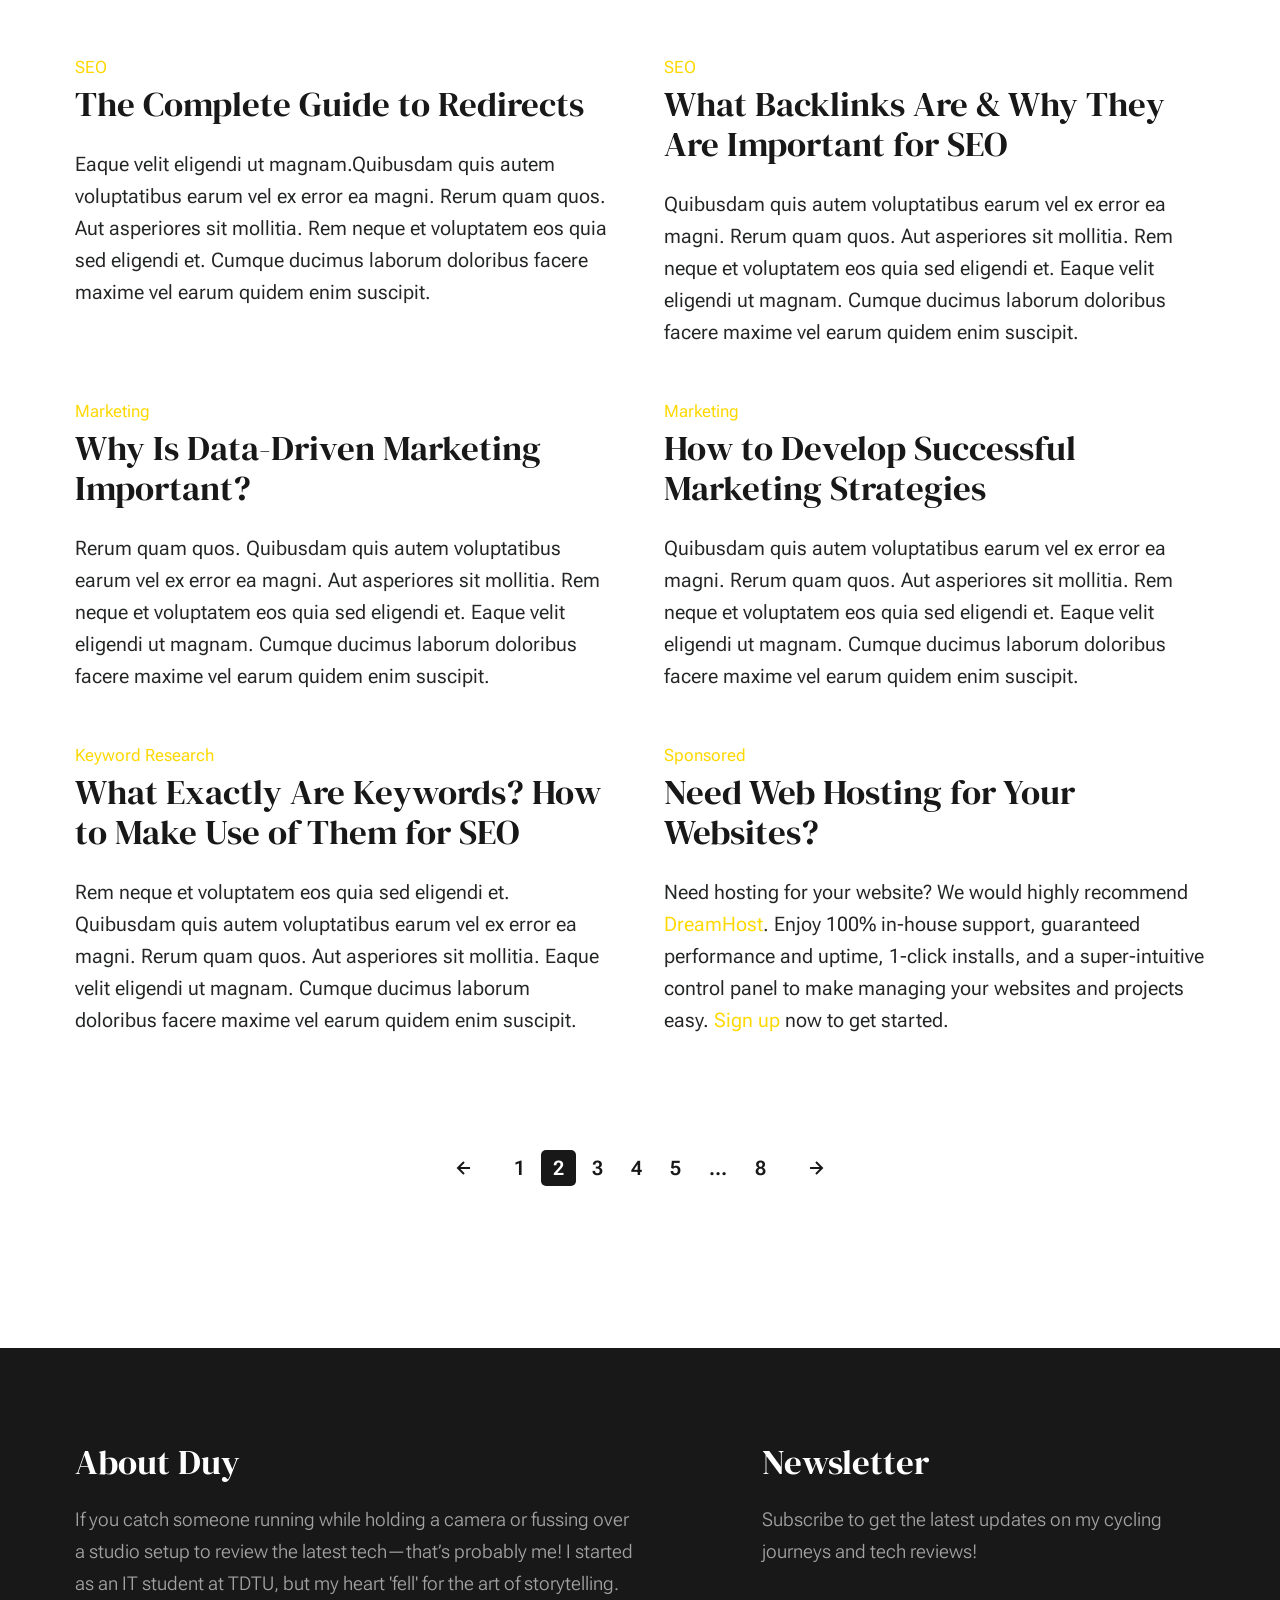
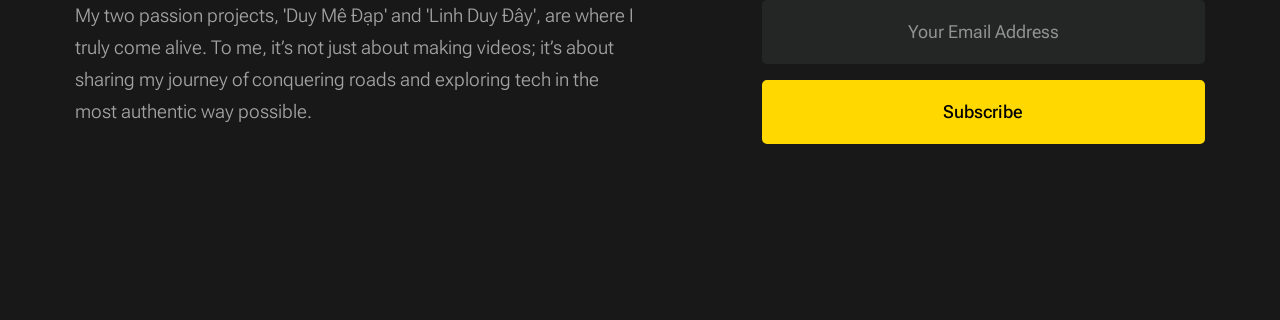
<file: blog.html>
<!DOCTYPE html>
<html lang="en" class="no-js">
  <head>
    <!--- basic page needs
    ================================================== -->
    <meta charset="utf-8" />
    <meta name="viewport" content="width=device-width, initial-scale=1" />
    <title>Blog - Monica</title>

    <script>
      document.documentElement.classList.remove("no-js");
      document.documentElement.classList.add("js");
    </script>

    <!-- CSS
    ================================================== -->
    <link rel="stylesheet" href="css/vendor.css" />
    <link rel="stylesheet" href="css/styles.css" />

    <!-- favicons
    ================================================== -->
    <link rel="apple-touch-icon" sizes="180x180" href="apple-touch-icon.png" />
    <link rel="icon" type="image/png" sizes="32x32" href="favicon-32x32.png" />
    <link rel="icon" type="image/png" sizes="16x16" href="favicon-16x16.png" />
    <link rel="manifest" href="site.webmanifest" />
  </head>

  <body id="top">
    <!-- preloader
    ================================================== -->
    <div id="preloader">
      <div id="loader" class="dots-fade">
        <div></div>
        <div></div>
        <div></div>
      </div>
    </div>

    <!-- page wrap
    ================================================== -->
    <div id="page" class="s-pagewrap">
      <!-- # site header 
        ================================================== -->
      <div data-include="header"></div>
      <!-- end s-header -->

      <!-- # site main content
        ================================================== -->
      <section id="content" class="s-content">
        <section class="s-pageheader pageheader">
          <div class="row">
            <div class="column xl-12">
              <h1 class="page-title">
                <span class="page-title__small-type text-pretitle"
                  >My Blog</span
                >
                Recent Writings
              </h1>
            </div>
          </div>
        </section>

        <section class="s-pagecontent pagecontent">
          <div class="row">
            <div class="column xl-12 grid-block">
              <!-- <div class="grid-full">         -->
              <div class="grid-full grid-list-items">
                <div class="grid-list-items__item blog-card">
                  <div class="blog-card__header">
                    <div class="blog-card__cat-links">
                      <a href="blog.html">Sponsored</a>
                    </div>
                    <h3 class="blog-card__title">
                      <a href="https://www.dreamhost.com/r.cgi?287326"
                        >Need Web Hosting for Your Websites?</a
                      >
                    </h3>
                  </div>
                  <div class="blog-card__text">
                    <p>
                      Need hosting for your website? We would highly recommend
                      <a href="https://www.dreamhost.com/r.cgi?287326"
                        >DreamHost</a
                      >. Enjoy 100% in-house support, guaranteed performance and
                      uptime, 1-click installs, and a super-intuitive control
                      panel to make managing your websites and projects easy.
                      <a href="https://www.dreamhost.com/r.cgi?287326"
                        >Sign up</a
                      >
                      now to get started.
                    </p>
                  </div>
                </div>
                <!-- end blog-card -->
                <div class="grid-list-items__item blog-card">
                  <div class="blog-card__header">
                    <div class="blog-card__cat-links">
                      <a href="blog.html">SEO</a>
                    </div>
                    <h3 class="blog-card__title">
                      <a href="single.html"
                        >7 SEO Factors to Consider for Better Website Ranking</a
                      >
                    </h3>
                  </div>
                  <div class="blog-card__text">
                    <p>
                      Quibusdam quis autem voluptatibus earum vel ex error ea
                      magni. Rerum quam quos. Aut asperiores sit mollitia. Rem
                      neque et voluptatem eos quia sed eligendi et. Eaque velit
                      eligendi ut magnam. Cumque ducimus laborum doloribus
                      facere maxime vel earum quidem enim suscipit.
                    </p>
                  </div>
                </div>
                <!-- end blog-card -->
                <div class="grid-list-items__item blog-card">
                  <div class="blog-card__header">
                    <div class="blog-card__cat-links">
                      <a href="blog.html">Web Design</a>
                    </div>
                    <h3 class="blog-card__title">
                      <a href="single.html"
                        >5 Effective Web Design Principles</a
                      >
                    </h3>
                  </div>
                  <div class="blog-card__text">
                    <p>
                      Lorem ipsum dolor sit amet consectetur, adipisicing elit.
                      Rerum ullam et laborum aperiam. Dignissimos quae
                      voluptatibus ullam esse sapiente fugiat, rerum labore
                      cupiditate obcaecati dolore necessitatibus id magni rem
                      officia dolor nam sit laudantium. Quo eaque eveniet
                      quibusdam unde.
                    </p>
                  </div>
                </div>
                <!-- end blog card -->
                <div class="grid-list-items__item blog-card">
                  <div class="blog-card__header">
                    <div class="blog-card__cat-links">
                      <a href="blog.html">Productivity</a>
                    </div>
                    <h3 class="blog-card__title">
                      <a href="single.html"
                        >The Advantages of Hiring a Consultant Rather Than An
                        Employee Or An Agency</a
                      >
                    </h3>
                  </div>
                  <div class="blog-card__text">
                    <p>
                      Rerum quam quos. Quibusdam quis autem voluptatibus earum
                      vel ex error ea magni. Aut asperiores sit mollitia. Rem
                      neque et voluptatem eos quia sed eligendi et. Eaque velit
                      eligendi ut magnam. Cumque ducimus laborum doloribus
                      facere maxime vel earum quidem enim suscipit.
                    </p>
                  </div>
                </div>
                <!-- end blog-card -->
                <div class="grid-list-items__item blog-card">
                  <div class="blog-card__header">
                    <div class="blog-card__cat-links">
                      <a href="blog.html">Productivity</a>
                    </div>
                    <h3 class="blog-card__title">
                      <a href="single.html"
                        >5 Marketing Productivity Apps for Your Team</a
                      >
                    </h3>
                  </div>
                  <div class="blog-card__text">
                    <p>
                      Rerum quam quos. Quibusdam quis autem voluptatibus earum
                      vel ex error ea magni. Aut asperiores sit mollitia. Rem
                      neque et voluptatem eos quia sed eligendi et. Eaque velit
                      eligendi ut magnam. Cumque ducimus laborum doloribus
                      facere maxime vel earum quidem enim suscipit.
                    </p>
                  </div>
                </div>
                <!-- end blog-card -->
                <div class="grid-list-items__item blog-card">
                  <div class="blog-card__header">
                    <div class="blog-card__cat-links">
                      <a href="blog.html">Marketing</a>
                    </div>
                    <h3 class="blog-card__title">
                      <a href="single.html"
                        >How to Determine the Reach of Your Campaign</a
                      >
                    </h3>
                  </div>
                  <div class="blog-card__text">
                    <p>
                      Quibusdam quis autem voluptatibus earum vel ex error ea
                      magni. Rerum quam quos. Aut asperiores sit mollitia. Rem
                      neque et voluptatem eos quia sed eligendi et. Eaque velit
                      eligendi ut magnam. Cumque ducimus laborum doloribus
                      facere maxime vel earum quidem enim suscipit.
                    </p>
                  </div>
                </div>
                <!-- end blog-card -->
                <div class="grid-list-items__item blog-card">
                  <div class="blog-card__header">
                    <div class="blog-card__cat-links">
                      <a href="blog.html">SEO</a>
                    </div>
                    <h3 class="blog-card__title">
                      <a href="single.html">The Complete Guide to Redirects</a>
                    </h3>
                  </div>
                  <div class="blog-card__text">
                    <p>
                      Eaque velit eligendi ut magnam.Quibusdam quis autem
                      voluptatibus earum vel ex error ea magni. Rerum quam quos.
                      Aut asperiores sit mollitia. Rem neque et voluptatem eos
                      quia sed eligendi et. Cumque ducimus laborum doloribus
                      facere maxime vel earum quidem enim suscipit.
                    </p>
                  </div>
                </div>
                <!-- end blog card -->
                <div class="grid-list-items__item blog-card">
                  <div class="blog-card__header">
                    <div class="blog-card__cat-links">
                      <a href="blog.html">SEO</a>
                    </div>
                    <h3 class="blog-card__title">
                      <a href="single.html"
                        >What Backlinks Are & Why They Are Important for SEO</a
                      >
                    </h3>
                  </div>
                  <div class="blog-card__text">
                    <p>
                      Quibusdam quis autem voluptatibus earum vel ex error ea
                      magni. Rerum quam quos. Aut asperiores sit mollitia. Rem
                      neque et voluptatem eos quia sed eligendi et. Eaque velit
                      eligendi ut magnam. Cumque ducimus laborum doloribus
                      facere maxime vel earum quidem enim suscipit.
                    </p>
                  </div>
                </div>
                <!-- end blog-card -->
                <div class="grid-list-items__item blog-card">
                  <div class="blog-card__header">
                    <div class="blog-card__cat-links">
                      <a href="blog.html">Marketing</a>
                    </div>
                    <h3 class="blog-card__title">
                      <a href="single.html"
                        >Why Is Data-Driven Marketing Important?</a
                      >
                    </h3>
                  </div>
                  <div class="blog-card__text">
                    <p>
                      Rerum quam quos. Quibusdam quis autem voluptatibus earum
                      vel ex error ea magni. Aut asperiores sit mollitia. Rem
                      neque et voluptatem eos quia sed eligendi et. Eaque velit
                      eligendi ut magnam. Cumque ducimus laborum doloribus
                      facere maxime vel earum quidem enim suscipit.
                    </p>
                  </div>
                </div>
                <!-- end blog card -->
                <div class="grid-list-items__item blog-card">
                  <div class="blog-card__header">
                    <div class="blog-card__cat-links">
                      <a href="blog.html">Marketing</a>
                    </div>
                    <h3 class="blog-card__title">
                      <a href="single.html"
                        >How to Develop Successful Marketing Strategies</a
                      >
                    </h3>
                  </div>
                  <div class="blog-card__text">
                    <p>
                      Quibusdam quis autem voluptatibus earum vel ex error ea
                      magni. Rerum quam quos. Aut asperiores sit mollitia. Rem
                      neque et voluptatem eos quia sed eligendi et. Eaque velit
                      eligendi ut magnam. Cumque ducimus laborum doloribus
                      facere maxime vel earum quidem enim suscipit.
                    </p>
                  </div>
                </div>
                <!-- end blog-card -->
                <div class="grid-list-items__item blog-card">
                  <div class="blog-card__header">
                    <div class="blog-card__cat-links">
                      <a href="blog.html">Keyword Research</a>
                    </div>
                    <h3 class="blog-card__title">
                      <a href="single.html"
                        >What Exactly Are Keywords? How to Make Use of Them for
                        SEO</a
                      >
                    </h3>
                  </div>
                  <div class="blog-card__text">
                    <p>
                      Rem neque et voluptatem eos quia sed eligendi et.
                      Quibusdam quis autem voluptatibus earum vel ex error ea
                      magni. Rerum quam quos. Aut asperiores sit mollitia. Eaque
                      velit eligendi ut magnam. Cumque ducimus laborum doloribus
                      facere maxime vel earum quidem enim suscipit.
                    </p>
                  </div>
                </div>
                <!-- end blog-card -->
                <div class="grid-list-items__item blog-card">
                  <div class="blog-card__header">
                    <div class="blog-card__cat-links">
                      <a href="blog.html">Sponsored</a>
                    </div>
                    <h3 class="blog-card__title">
                      <a href="https://www.dreamhost.com/r.cgi?287326"
                        >Need Web Hosting for Your Websites?</a
                      >
                    </h3>
                  </div>
                  <div class="blog-card__text">
                    <p>
                      Need hosting for your website? We would highly recommend
                      <a href="https://www.dreamhost.com/r.cgi?287326"
                        >DreamHost</a
                      >. Enjoy 100% in-house support, guaranteed performance and
                      uptime, 1-click installs, and a super-intuitive control
                      panel to make managing your websites and projects easy.
                      <a href="https://www.dreamhost.com/r.cgi?287326"
                        >Sign up</a
                      >
                      now to get started.
                    </p>
                  </div>
                </div>
                <!-- end blog card -->
              </div>
              <!-- grid-list-items -->
              <!-- </div>     -->
            </div>
            <!-- end grid-block-->
          </div>
          <!-- end row -->

          <!-- pagination -->
          <div class="row navigation pagination">
            <div class="column xl-12">
              <nav class="pgn">
                <ul>
                  <li>
                    <a class="pgn__prev" href="#0">
                      <svg
                        xmlns="http://www.w3.org/2000/svg"
                        width="24"
                        height="24"
                        viewBox="0 0 24 24"
                      >
                        <path
                          d="M12.707 17.293L8.414 13H18v-2H8.414l4.293-4.293-1.414-1.414L4.586 12l6.707 6.707z"
                        />
                      </svg>
                    </a>
                  </li>
                  <li><a class="pgn__num" href="#0">1</a></li>
                  <li><span class="pgn__num current">2</span></li>
                  <li><a class="pgn__num" href="#0">3</a></li>
                  <li><a class="pgn__num" href="#0">4</a></li>
                  <li><a class="pgn__num" href="#0">5</a></li>
                  <li><span class="pgn__num dots">…</span></li>
                  <li><a class="pgn__num" href="#0">8</a></li>
                  <li>
                    <a class="pgn__next" href="#0">
                      <svg
                        xmlns="http://www.w3.org/2000/svg"
                        width="24"
                        height="24"
                        viewBox="0 0 24 24"
                      >
                        <path
                          d="M11.293 17.293l1.414 1.414L19.414 12l-6.707-6.707-1.414 1.414L15.586 11H6v2h9.586z"
                        />
                      </svg>
                    </a>
                  </li>
                </ul>
              </nav>
            </div>
            <!-- end column -->
          </div>
          <!-- end pagination -->
        </section>
      </section>
      <!-- s-content-->

      <!-- # cta
        ================================================== -->

      <!-- end s-cta -->

      <!-- # footer 
        ================================================== -->
      <div data-include="footer"></div>

      <!-- end s-footer -->
    </div>
    <!-- end page-wrap -->

    <!-- Java Script
    ================================================== -->
    <script src="js/plugins.js"></script>
    <script src="js/main.js"></script>
  </body>
</html>
</file>
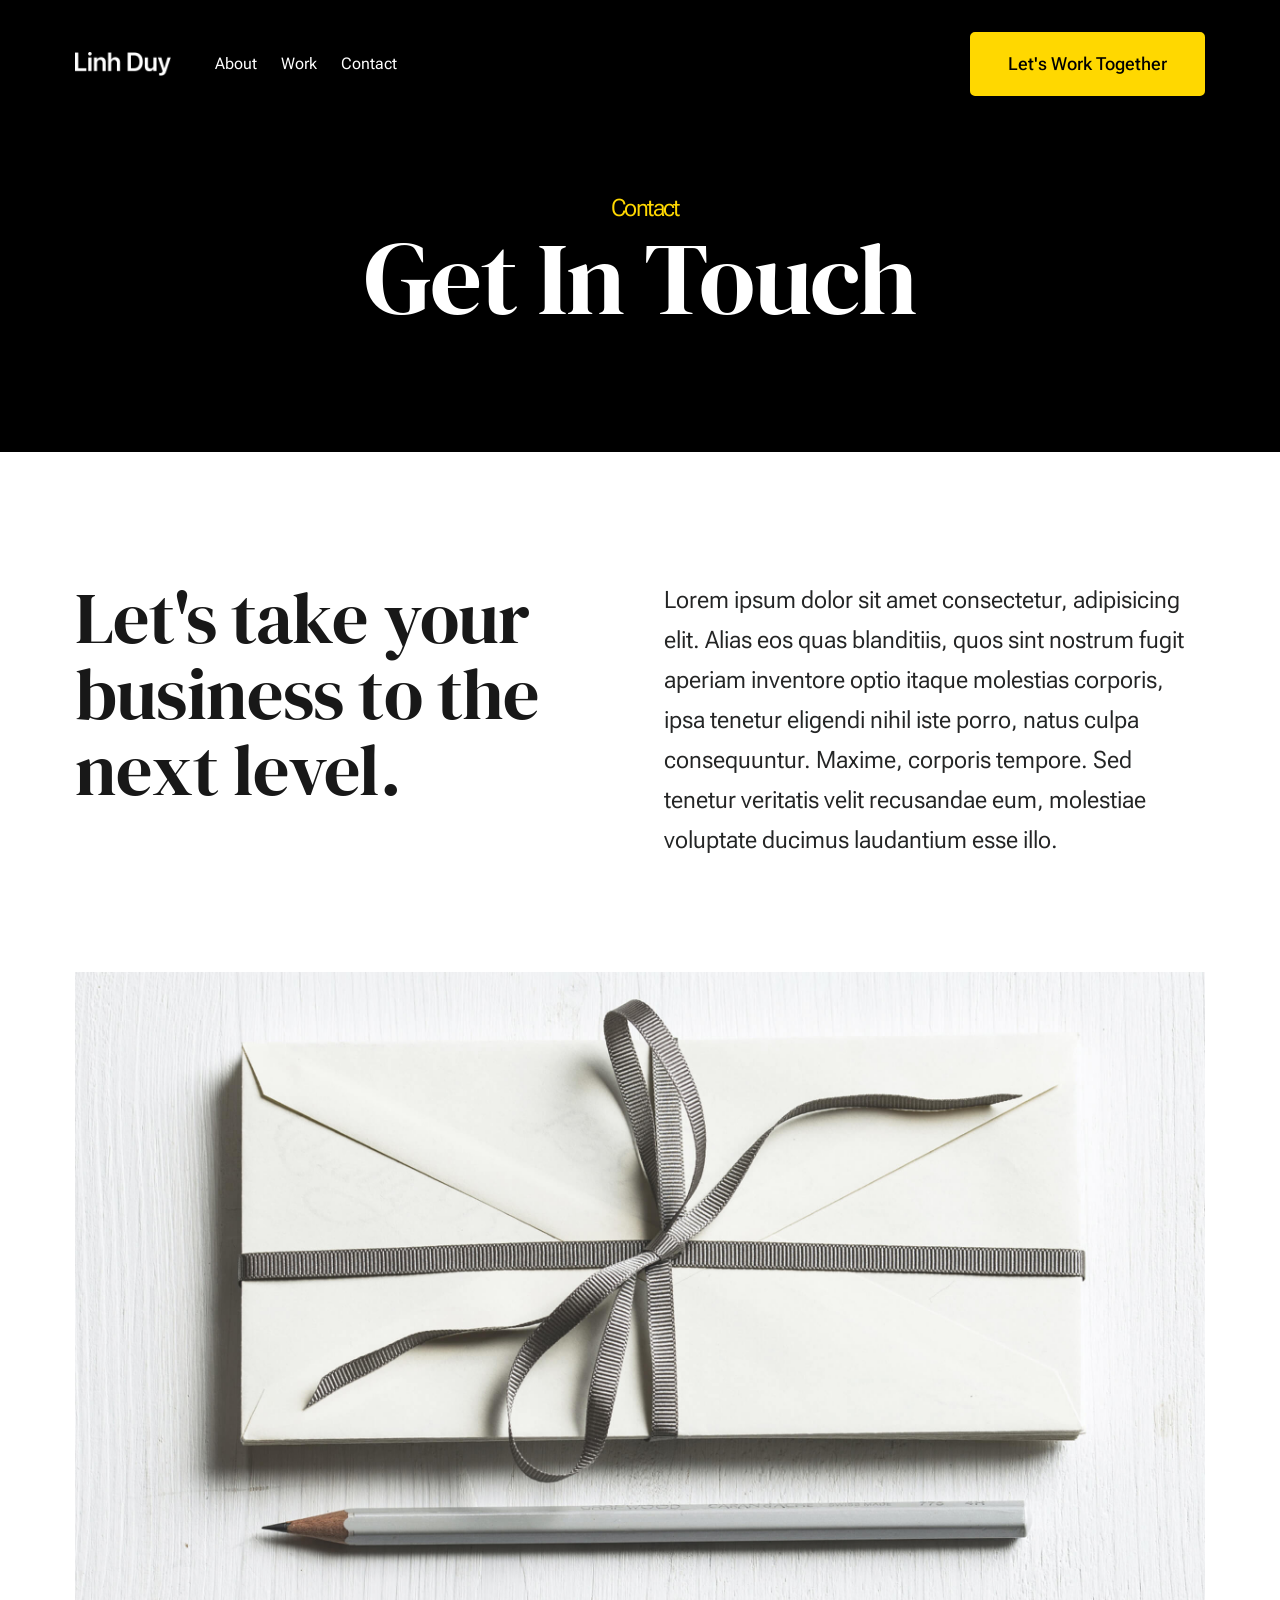
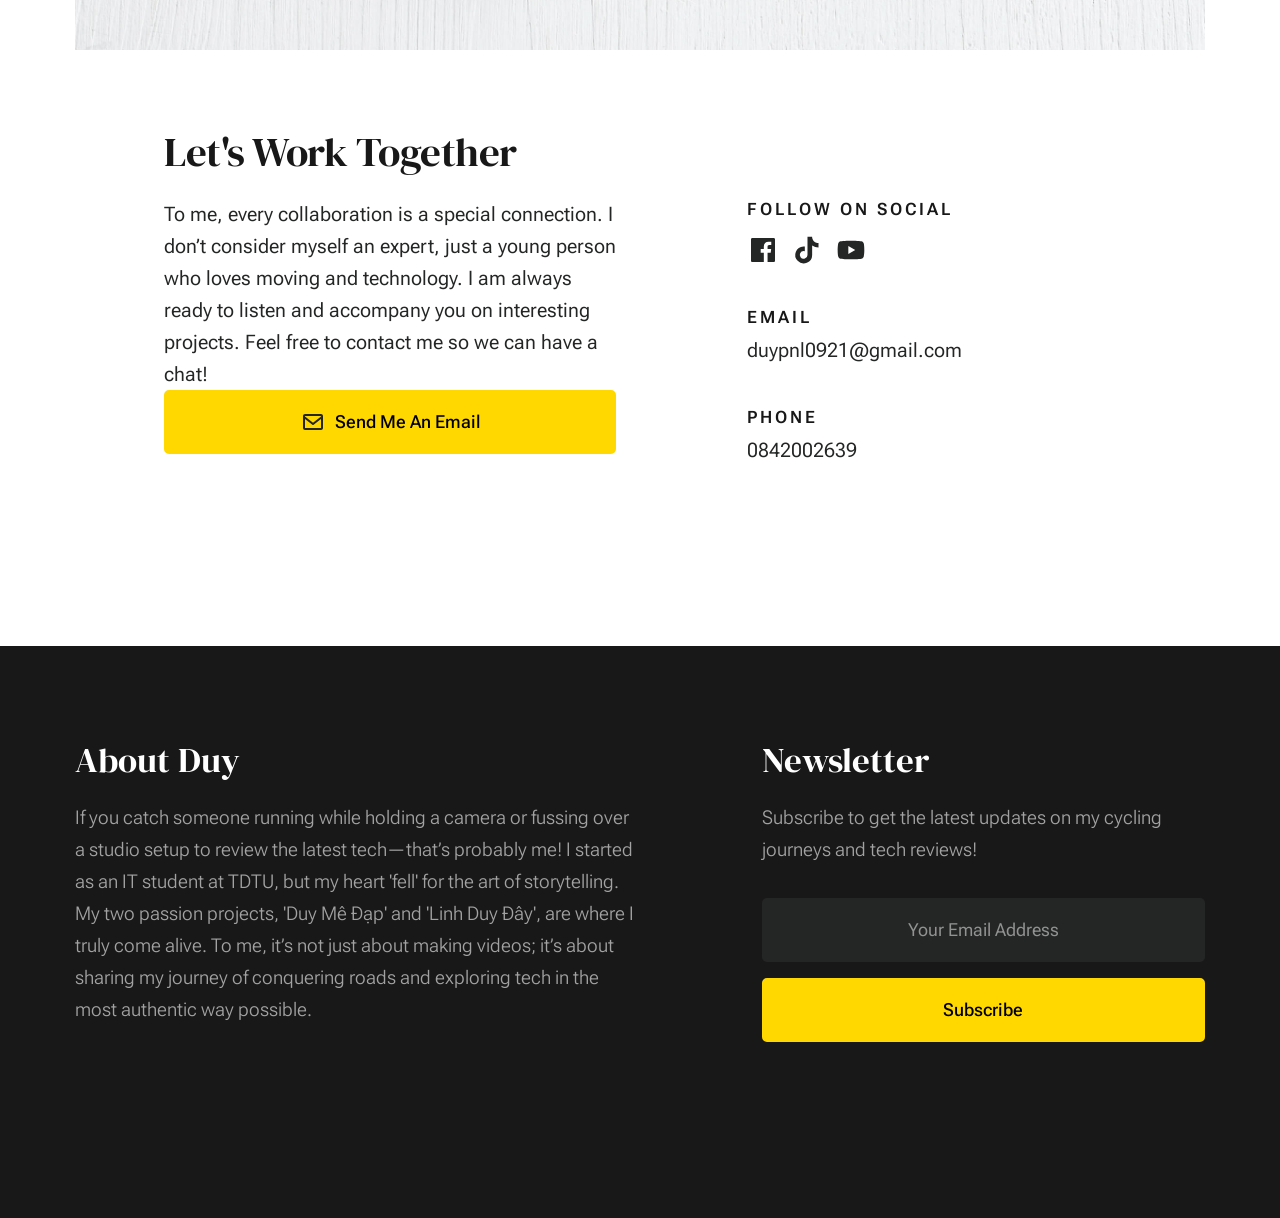
<file: contact.html>
<!DOCTYPE html>
<html lang="en" class="no-js">
  <head>
    <!--- basic page needs
    ================================================== -->
    <meta charset="utf-8" />
    <meta name="viewport" content="width=device-width, initial-scale=1" />
    <title>Contact - Monica</title>

    <script>
      document.documentElement.classList.remove("no-js");
      document.documentElement.classList.add("js");
    </script>

    <!-- CSS
    ================================================== -->
    <link rel="stylesheet" href="css/vendor.css" />
    <link rel="stylesheet" href="css/styles.css" />

    <!-- favicons
    ================================================== -->
    <link rel="apple-touch-icon" sizes="180x180" href="apple-touch-icon.png" />
    <link rel="icon" type="image/png" sizes="32x32" href="favicon-32x32.png" />
    <link rel="icon" type="image/png" sizes="16x16" href="favicon-16x16.png" />
    <link rel="manifest" href="site.webmanifest" />
  </head>

  <body id="top">
    <!-- preloader
    ================================================== -->
    <div id="preloader">
      <div id="loader" class="dots-fade">
        <div></div>
        <div></div>
        <div></div>
      </div>
    </div>

    <!-- page wrap
    ================================================== -->
    <div id="page" class="s-pagewrap">
      <!-- # site header 
        ================================================== -->
      <div data-include="header"></div>

      <!-- end s-header -->

      <!-- # site main content
        ================================================== -->
      <section id="content" class="s-content">
        <section class="s-pageheader pageheader">
          <div class="row">
            <div class="column xl-12">
              <h1 class="page-title">
                <span class="page-title__small-type text-pretitle"
                  >Contact</span
                >
                Get In Touch
              </h1>
            </div>
          </div>
        </section>
        <!--pageheader -->

        <section class="s-pagecontent pagecontent">
          <div class="row pageintro">
            <div class="column xl-6 lg-12">
              <h2 class="text-display-title">
                Let's take your business to the next level.
              </h2>
            </div>
            <div class="column xl-6 lg-12 u-flexitem-x-right">
              <p class="lead">
                Lorem ipsum dolor sit amet consectetur, adipisicing elit. Alias
                eos quas blanditiis, quos sint nostrum fugit aperiam inventore
                optio itaque molestias corporis, ipsa tenetur eligendi nihil
                iste porro, natus culpa consequuntur. Maxime, corporis tempore.
                Sed tenetur veritatis velit recusandae eum, molestiae voluptate
                ducimus laudantium esse illo.
              </p>
            </div>
          </div>
          <!-- pageintro -->

          <div class="row pagemedia">
            <d class="column xl-12">
              <figure class="page-media">
                <img
                  src="images/thumbs/contact/contact-1200.jpg"
                  srcset="
                    images/thumbs/contact/contact-2400.jpg 2400w,
                    images/thumbs/contact/contact-1200.jpg 1200w,
                    images/thumbs/contact/contact-600.jpg   600w
                  "
                  sizes="(max-width: 2400px) 100vw, 2400px"
                  alt=""
                />
              </figure>
            </d>
          </div>
          <!-- pagemedia -->

          <div class="row width-narrower pagemain">
            <div class="column xl-12">
              <h2>Let's Work Together</h2>

              <div class="row">
                <div class="column xl-6 md-12 contact-cta">
                  <p>
                    To me, every collaboration is a special connection. I don’t
                    consider myself an expert, just a young person who loves
                    moving and technology. I am always ready to listen and
                    accompany you on interesting projects. Feel free to contact
                    me so we can have a chat!
                    <a
                      href="mailto:duypnl0921@gmail.com"
                      class="btn btn--primary u-fullwidth contact-btn"
                    >
                      <svg
                        xmlns="http://www.w3.org/2000/svg"
                        width="24"
                        height="24"
                        viewBox="0 0 24 24"
                        style="fill: rgba(0, 0, 0, 1); transform: ; msfilter: "
                      >
                        <path
                          d="M20 4H4c-1.103 0-2 .897-2 2v12c0 1.103.897 2 2 2h16c1.103 0 2-.897 2-2V6c0-1.103-.897-2-2-2zm0 2v.511l-8 6.223-8-6.222V6h16zM4 18V9.044l7.386 5.745a.994.994 0 0 0 1.228 0L20 9.044 20.002 18H4z"
                        ></path>
                      </svg>
                      Send Me An Email
                    </a>
                  </p>
                </div>

                <div class="column xl-5 md-12 u-flexitem-x-right">
                  <div class="contact-block">
                    <h6>Follow On Social</h6>
                    <ul class="contact-social social-list">
                      <li>
                        <a href="https://www.facebook.com/duypnl219/">
                          <svg
                            xmlns="http://www.w3.org/2000/svg"
                            width="24"
                            height="24"
                            viewBox="0 0 24 24"
                            style="
                              fill: rgba(0, 0, 0, 1);
                              transform: ;
                              -ms-filter: ;
                            "
                          >
                            <path
                              d="M20,3H4C3.447,3,3,3.448,3,4v16c0,0.552,0.447,1,1,1h8.615v-6.96h-2.338v-2.725h2.338v-2c0-2.325,1.42-3.592,3.5-3.592 c0.699-0.002,1.399,0.034,2.095,0.107v2.42h-1.435c-1.128,0-1.348,0.538-1.348,1.325v1.735h2.697l-0.35,2.725h-2.348V21H20 c0.553,0,1-0.448,1-1V4C21,3.448,20.553,3,20,3z"
                            ></path>
                          </svg>
                          <span class="u-screen-reader-text">Facebook</span>
                        </a>
                      </li>
                      <li>
                        <a href="https://www.tiktok.com/@duymedap">
                          <svg
                            xmlns="http://www.w3.org/2000/svg"
                            width="24"
                            height="24"
                            viewBox="0 0 24 24"
                            style="fill: rgba(0, 0, 0, 1)"
                          >
                            <path
                              d="M19.59 6.69a4.83 4.83 0 0 1-3.77-4.25V2h-3.45v13.67a2.89 2.89 0 0 1-5.2 1.74 2.89 2.89 0 0 1 2.31-4.64 2.93 2.93 0 0 1 .88.13V9.4a6.84 6.84 0 0 0-1-.05A6.33 6.33 0 0 0 5 20.1a6.34 6.34 0 0 0 10.86-4.43v-7a8.16 8.16 0 0 0 4.77 1.52v-3.4a4.85 4.85 0 0 1-1.04-.1z"
                            ></path>
                          </svg>
                          <span class="u-screen-reader-text">TikTok</span>
                        </a>
                      </li>
                      <li>
                        <a href="https://www.youtube.com/@duymedap">
                          <svg
                            xmlns="http://www.w3.org/2000/svg"
                            width="24"
                            height="24"
                            viewBox="0 0 24 24"
                            style="fill: rgba(255, 0, 0, 1)"
                          >
                            <path
                              d="M21.58,7.19c-0.23-0.86-0.91-1.53-1.77-1.77C18.25,5,12,5,12,5s-6.25,0-7.81,0.42c-0.86,0.24-1.53,0.91-1.77,1.77C2,8.75,2,12,2,12s0,3.25,0.42,4.81c0.23,0.86,0.91,1.53,1.77,1.77C5.75,19,12,19,12,19s6.25,0,7.81-0.42c0.86-0.24,1.53-0.91,1.77-1.77C22,15.25,22,12,22,12S22,8.75,21.58,7.19z M10,15V9l5.2,3L10,15z"
                            ></path>
                          </svg>
                          <span class="u-screen-reader-text">Youtube</span>
                        </a>
                      </li>
                    </ul>
                    <!-- end s-footer__social -->
                  </div>

                  <div class="contact-block">
                    <h6>Email</h6>
                    <a href="mailto:#0">duypnl0921@gmail.com</a>
                  </div>

                  <div class="contact-block">
                    <h6>Phone</h6>
                    <ul class="contact-list">
                      <li><a href="tel:0842002639">0842002639</a></li>
                    </ul>
                  </div>
                </div>
              </div>
            </div>
          </div>
          <!-- end pagemain -->
        </section>
        <!-- pagecontent -->
      </section>
      <!-- s-content-->

      <!-- # footer 
        ================================================== -->
      <div data-include="footer"></div>

      <!-- end s-footer -->
    </div>
    <!-- end page-wrap -->

    <!-- Java Script
    ================================================== -->
    <script src="js/plugins.js"></script>
    <script src="js/main.js"></script>
  </body>
</html>
</file>
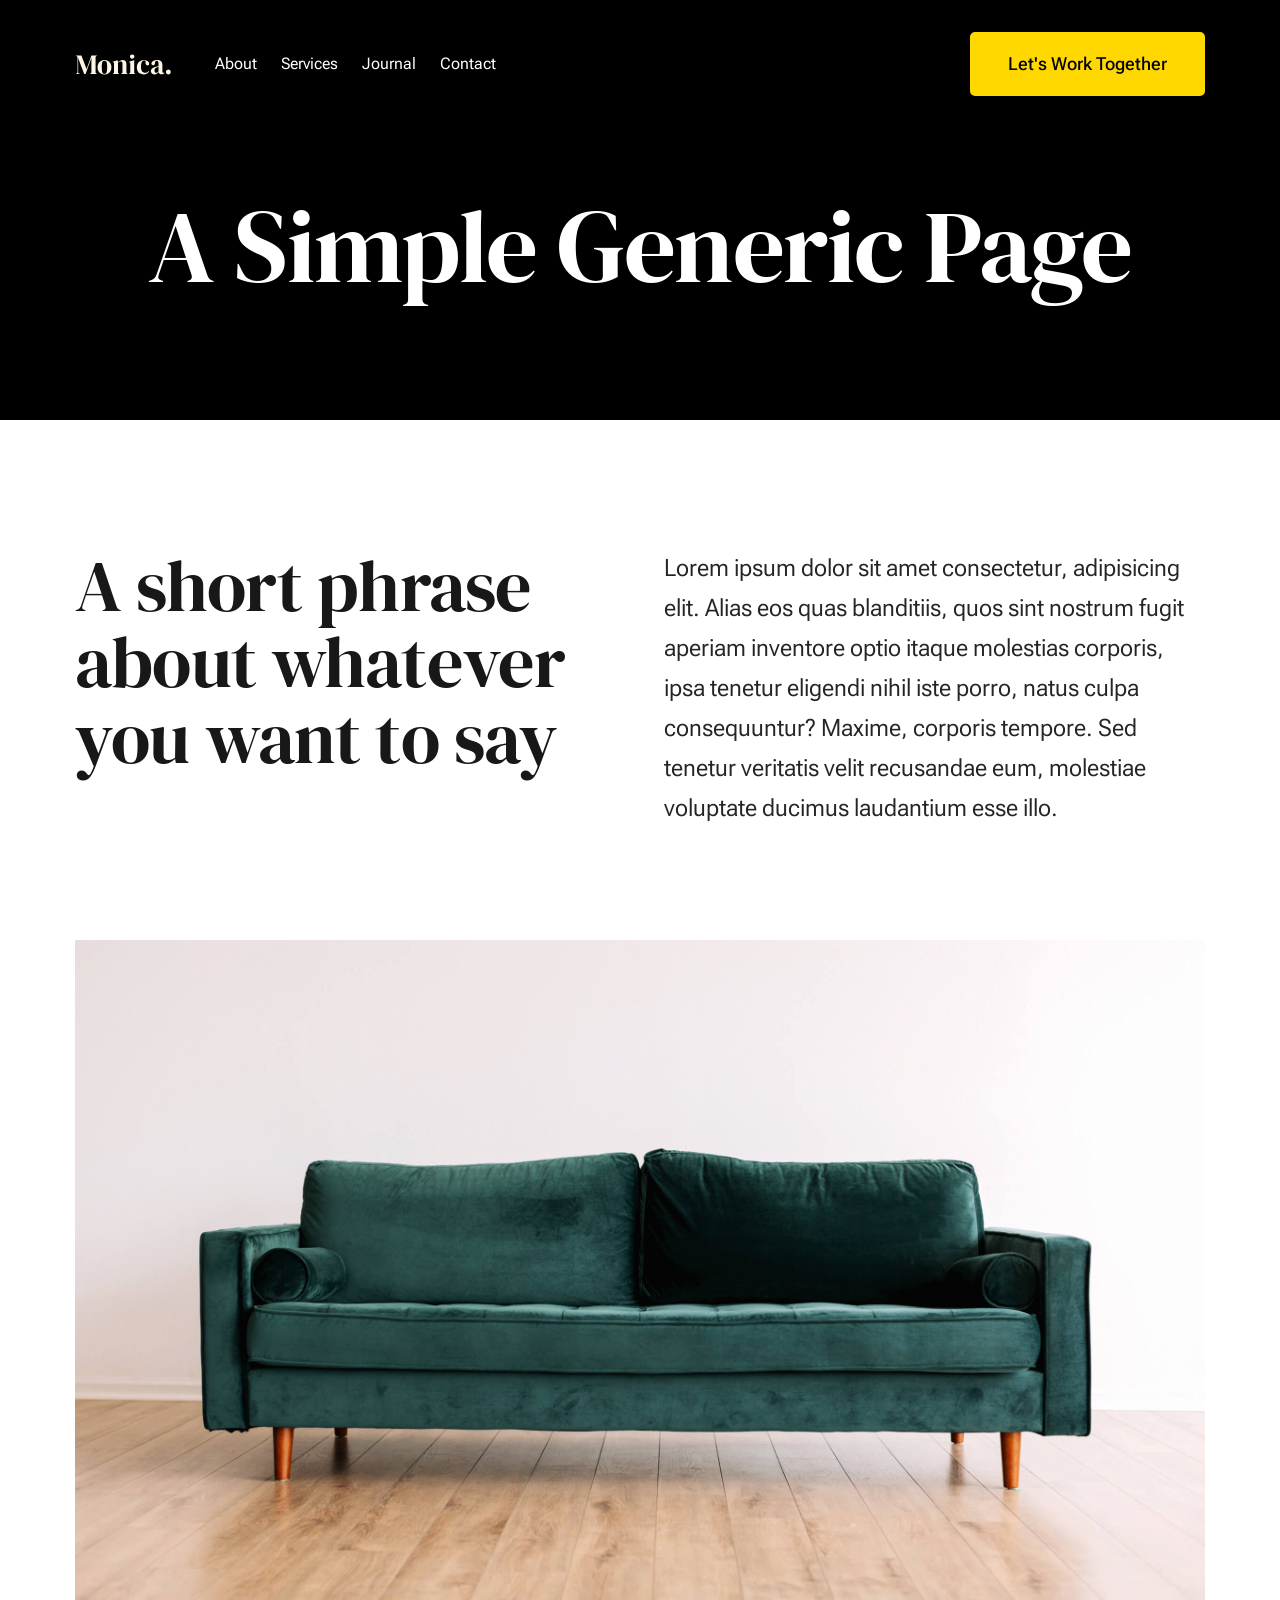
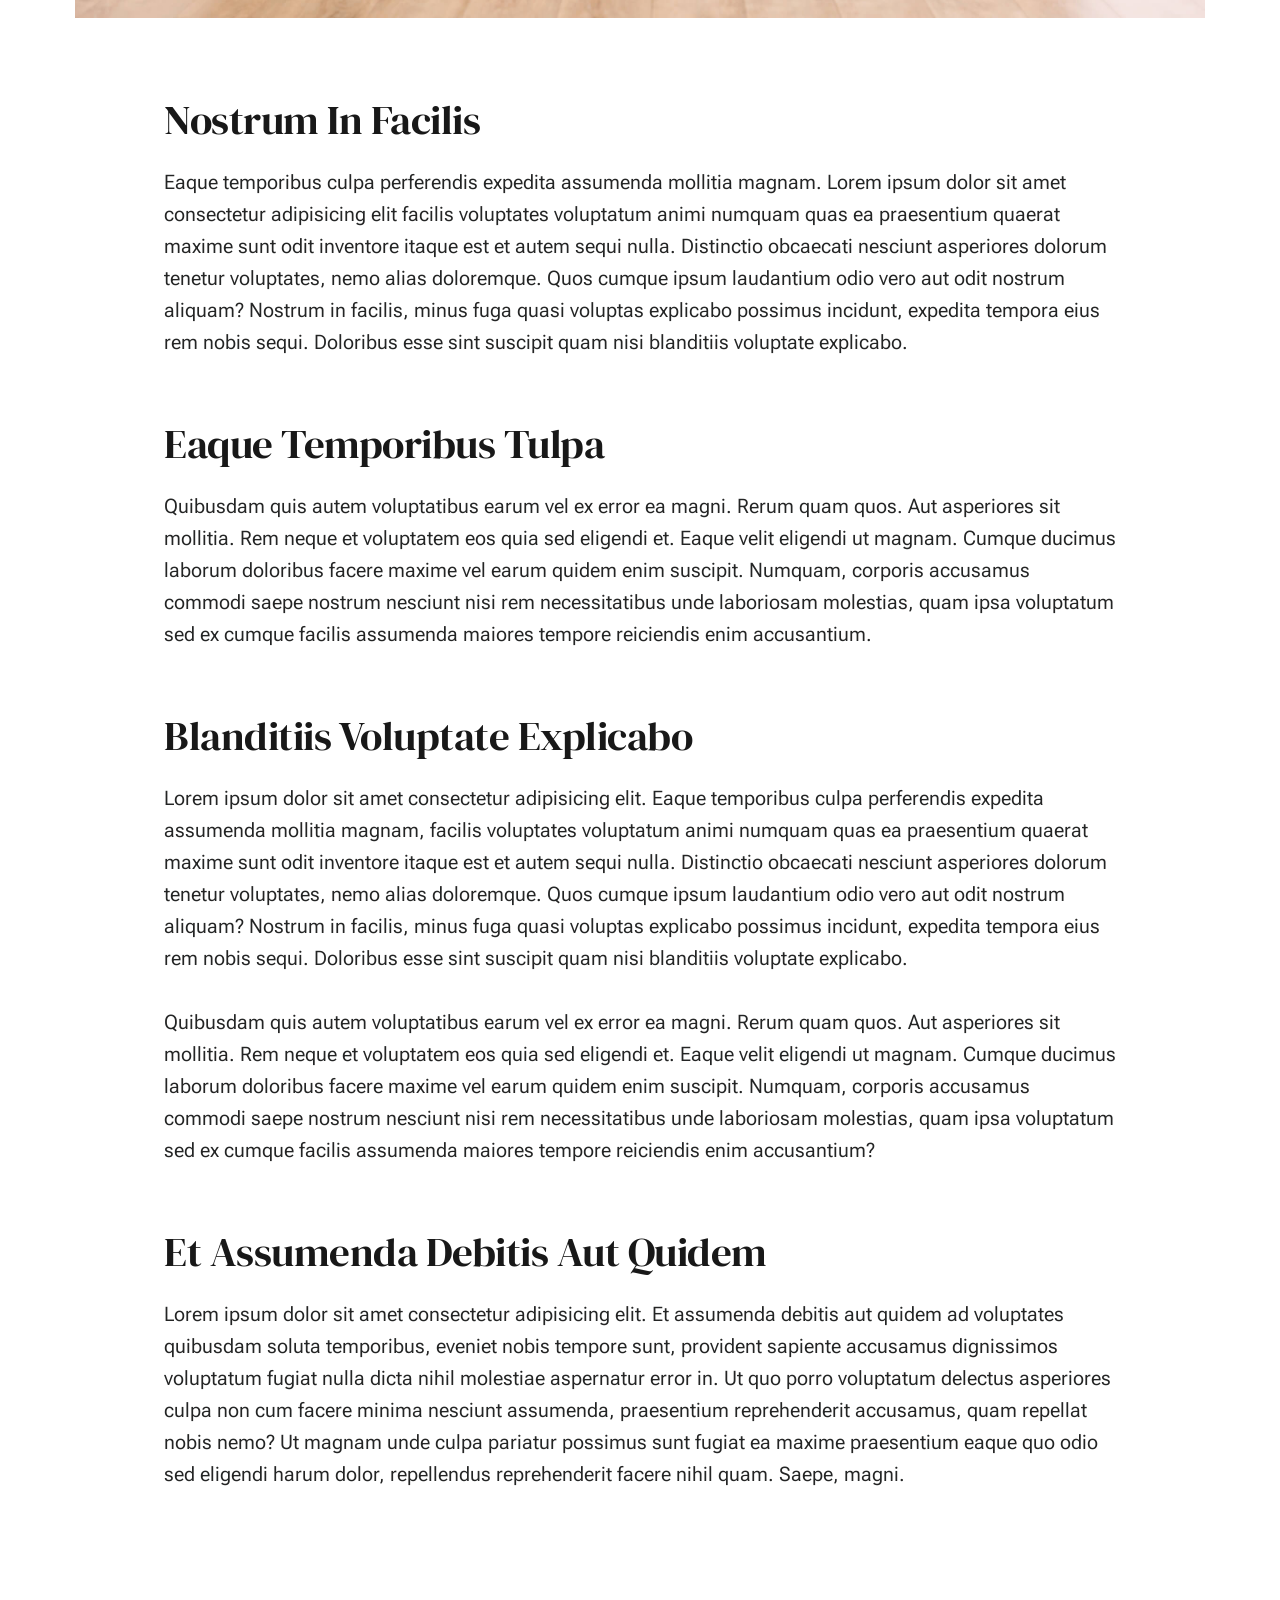
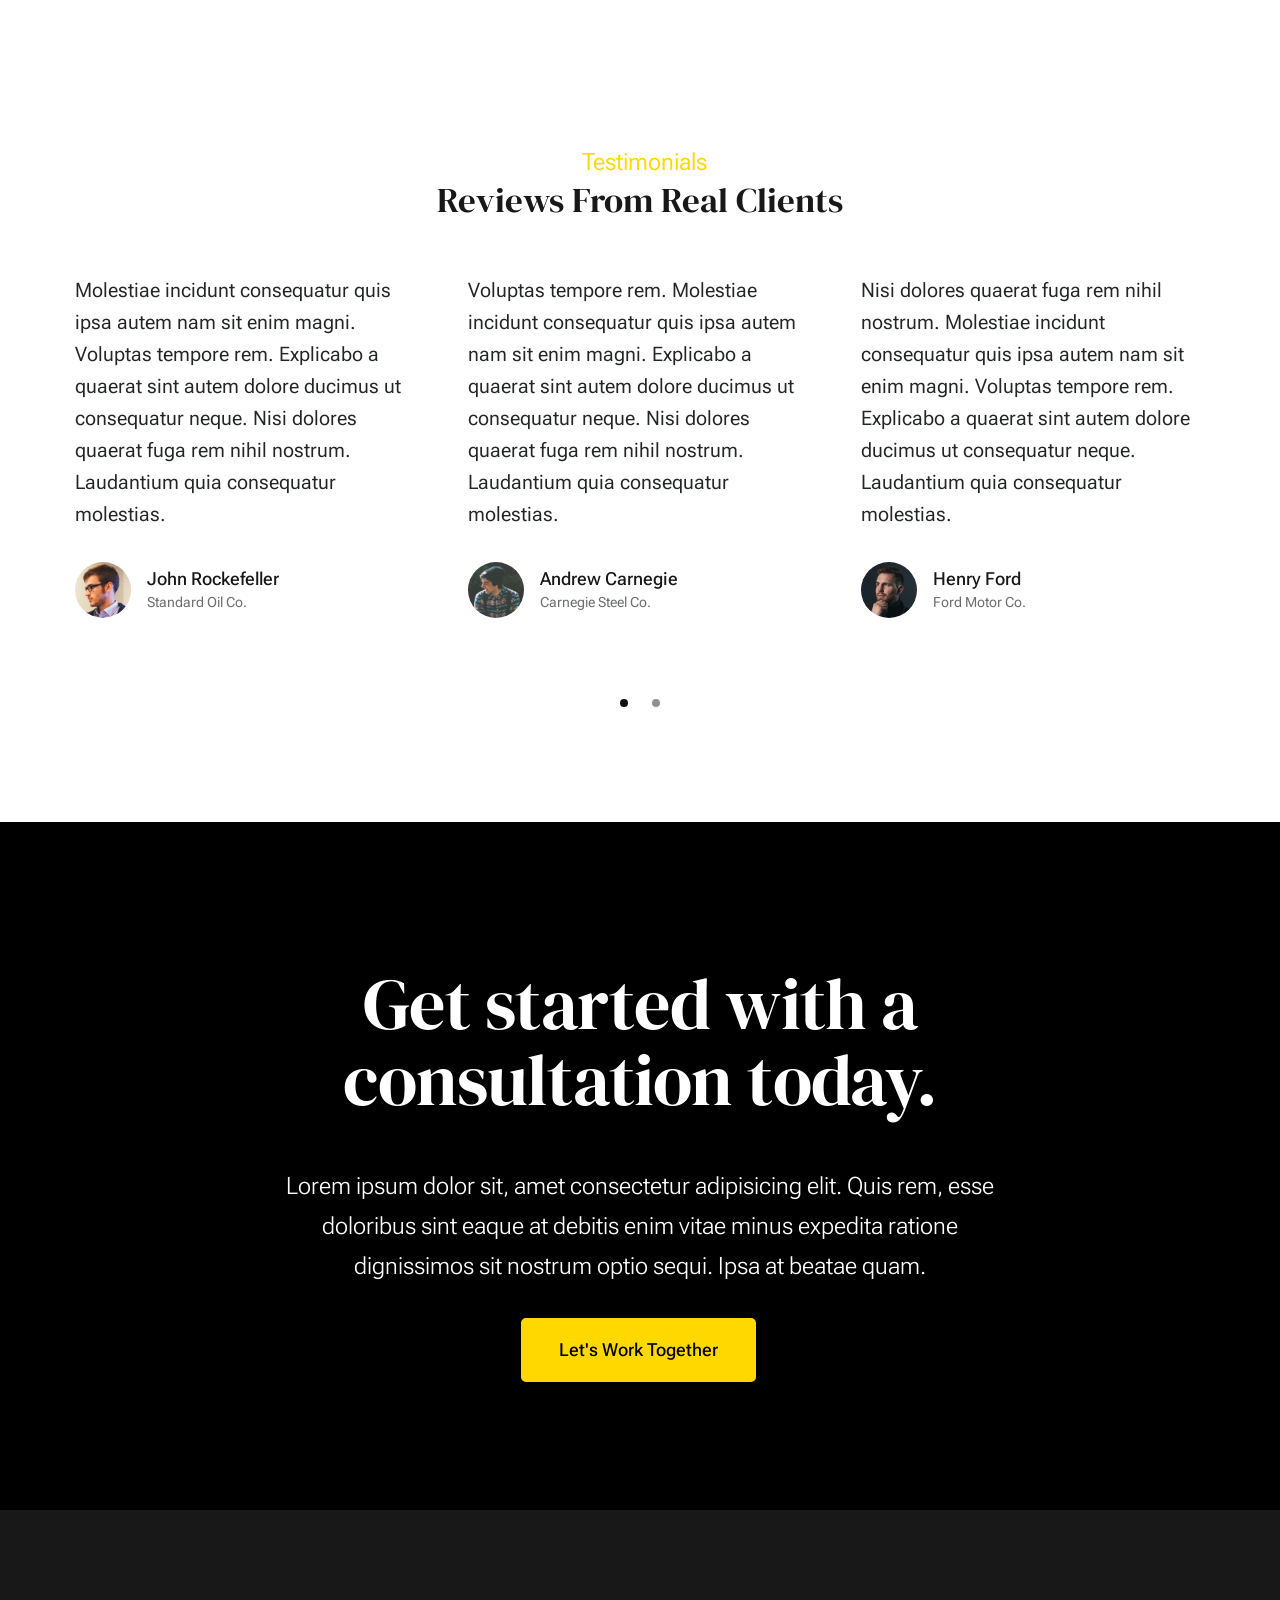
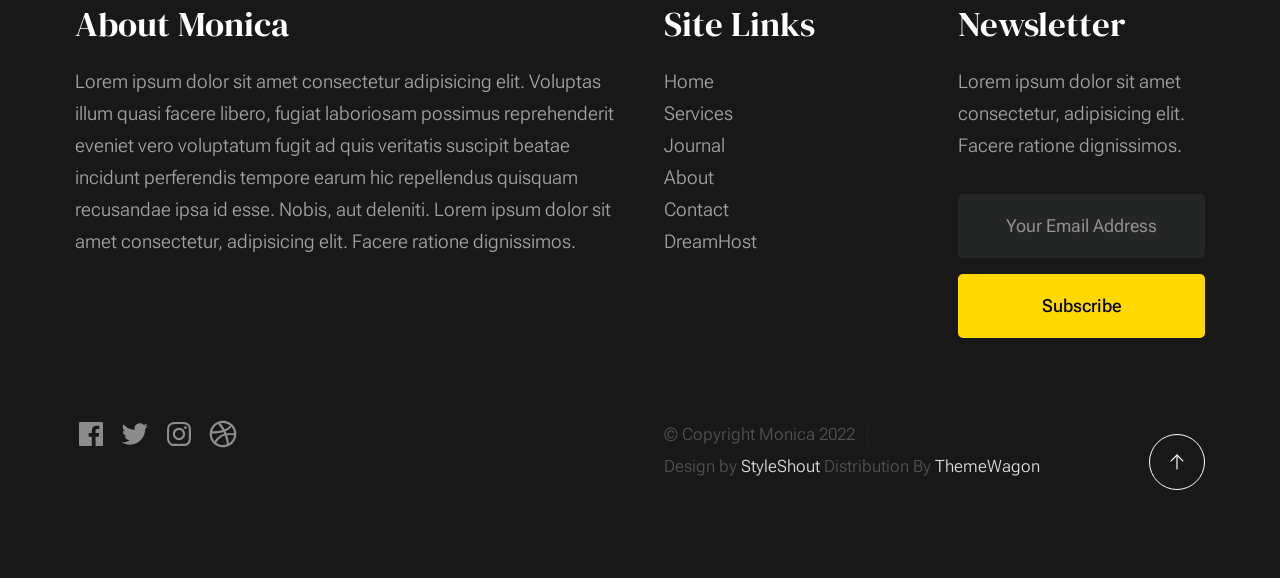
<file: generic.html>
<!DOCTYPE html>
<html lang="en" class="no-js">
  <head>
    <!--- basic page needs
    ================================================== -->
    <meta charset="utf-8" />
    <meta name="viewport" content="width=device-width, initial-scale=1" />
    <title>Generic - Monica</title>

    <script>
      document.documentElement.classList.remove("no-js");
      document.documentElement.classList.add("js");
    </script>

    <!-- CSS
    ================================================== -->
    <link rel="stylesheet" href="css/vendor.css" />
    <link rel="stylesheet" href="css/styles.css" />

    <!-- favicons
    ================================================== -->
    <link rel="apple-touch-icon" sizes="180x180" href="apple-touch-icon.png" />
    <link rel="icon" type="image/png" sizes="32x32" href="favicon-32x32.png" />
    <link rel="icon" type="image/png" sizes="16x16" href="favicon-16x16.png" />
    <link rel="manifest" href="site.webmanifest" />
  </head>

  <body id="top">
    <!-- preloader
    ================================================== -->
    <div id="preloader">
      <div id="loader" class="dots-fade">
        <div></div>
        <div></div>
        <div></div>
      </div>
    </div>

    <!-- page wrap
    ================================================== -->
    <div id="page" class="s-pagewrap">
      <!-- # site header 
        ================================================== -->
      <header class="s-header">
        <div class="row s-header__inner width-sixteen-col">
          <div class="s-header__block">
            <div class="s-header__logo">
              <a class="logo" href="index.html">
                <img src="images/logo.svg" alt="Homepage" />
              </a>
            </div>

            <a class="s-header__menu-toggle" href="#0"><span>Menu</span></a>
          </div>
          <!-- end s-header__block -->

          <nav class="s-header__nav">
            <ul class="s-header__menu-links">
              <li><a href="about.html">About</a></li>
              <li><a href="services.html">Services</a></li>
              <li><a href="blog.html">Journal</a></li>
              <li><a href="contact.html">Contact</a></li>
            </ul>
            <!-- s-header__menu-links -->

            <div class="s-header__contact">
              <a
                href="contact.html"
                class="btn btn--primary s-header__contact-btn"
                >Let's Work Together</a
              >
            </div>
            <!-- s-header__contact -->
          </nav>
          <!-- end s-header__nav -->
        </div>
        <!-- end s-header__inner -->
      </header>
      <!-- end s-header -->

      <!-- # site main content
        ================================================== -->
      <section id="content" class="s-content">
        <section class="s-pageheader pageheader">
          <div class="row">
            <div class="column xl-12">
              <h1 class="page-title">A Simple Generic Page</h1>
            </div>
          </div>
        </section>
        <!-- end pageheader -->

        <section class="s-pagecontent pagecontent">
          <div class="row pageintro">
            <div class="column xl-6 lg-12">
              <h2 class="text-display-title">
                A short phrase about whatever you want to say
              </h2>
            </div>
            <div class="column xl-6 lg-12 u-flexitem-x-right">
              <p class="lead">
                Lorem ipsum dolor sit amet consectetur, adipisicing elit. Alias
                eos quas blanditiis, quos sint nostrum fugit aperiam inventore
                optio itaque molestias corporis, ipsa tenetur eligendi nihil
                iste porro, natus culpa consequuntur? Maxime, corporis tempore.
                Sed tenetur veritatis velit recusandae eum, molestiae voluptate
                ducimus laudantium esse illo.
              </p>
            </div>
          </div>
          <!-- end pageintro -->

          <div class="row pagemedia">
            <d class="column xl-12">
              <figure class="page-media">
                <img
                  src="images/sample-1200.jpg"
                  srcset="
                    images/sample-2400.jpg 2400w,
                    images/sample-1200.jpg 1200w,
                    images/sample-600.jpg   600w
                  "
                  sizes="(max-width: 2400px) 100vw, 2400px"
                  alt=""
                />
              </figure>
            </d>
          </div>
          <!-- end pagemedia -->

          <div class="row width-narrower pagemain">
            <div class="column xl-12">
              <h2>Nostrum In Facilis</h2>
              <p>
                Eaque temporibus culpa perferendis expedita assumenda mollitia
                magnam. Lorem ipsum dolor sit amet consectetur adipisicing elit
                facilis voluptates voluptatum animi numquam quas ea praesentium
                quaerat maxime sunt odit inventore itaque est et autem sequi
                nulla. Distinctio obcaecati nesciunt asperiores dolorum tenetur
                voluptates, nemo alias doloremque. Quos cumque ipsum laudantium
                odio vero aut odit nostrum aliquam? Nostrum in facilis, minus
                fuga quasi voluptas explicabo possimus incidunt, expedita
                tempora eius rem nobis sequi. Doloribus esse sint suscipit quam
                nisi blanditiis voluptate explicabo.
              </p>

              <h2>Eaque Temporibus Tulpa</h2>

              <p>
                Quibusdam quis autem voluptatibus earum vel ex error ea magni.
                Rerum quam quos. Aut asperiores sit mollitia. Rem neque et
                voluptatem eos quia sed eligendi et. Eaque velit eligendi ut
                magnam. Cumque ducimus laborum doloribus facere maxime vel earum
                quidem enim suscipit. Numquam, corporis accusamus commodi saepe
                nostrum nesciunt nisi rem necessitatibus unde laboriosam
                molestias, quam ipsa voluptatum sed ex cumque facilis assumenda
                maiores tempore reiciendis enim accusantium.
              </p>

              <h2>Blanditiis Voluptate Explicabo</h2>
              <p>
                Lorem ipsum dolor sit amet consectetur adipisicing elit. Eaque
                temporibus culpa perferendis expedita assumenda mollitia magnam,
                facilis voluptates voluptatum animi numquam quas ea praesentium
                quaerat maxime sunt odit inventore itaque est et autem sequi
                nulla. Distinctio obcaecati nesciunt asperiores dolorum tenetur
                voluptates, nemo alias doloremque. Quos cumque ipsum laudantium
                odio vero aut odit nostrum aliquam? Nostrum in facilis, minus
                fuga quasi voluptas explicabo possimus incidunt, expedita
                tempora eius rem nobis sequi. Doloribus esse sint suscipit quam
                nisi blanditiis voluptate explicabo.
              </p>

              <p>
                Quibusdam quis autem voluptatibus earum vel ex error ea magni.
                Rerum quam quos. Aut asperiores sit mollitia. Rem neque et
                voluptatem eos quia sed eligendi et. Eaque velit eligendi ut
                magnam. Cumque ducimus laborum doloribus facere maxime vel earum
                quidem enim suscipit. Numquam, corporis accusamus commodi saepe
                nostrum nesciunt nisi rem necessitatibus unde laboriosam
                molestias, quam ipsa voluptatum sed ex cumque facilis assumenda
                maiores tempore reiciendis enim accusantium?
              </p>

              <h2>Et Assumenda Debitis Aut Quidem</h2>
              <p>
                Lorem ipsum dolor sit amet consectetur adipisicing elit. Et
                assumenda debitis aut quidem ad voluptates quibusdam soluta
                temporibus, eveniet nobis tempore sunt, provident sapiente
                accusamus dignissimos voluptatum fugiat nulla dicta nihil
                molestiae aspernatur error in. Ut quo porro voluptatum delectus
                asperiores culpa non cum facere minima nesciunt assumenda,
                praesentium reprehenderit accusamus, quam repellat nobis nemo?
                Ut magnam unde culpa pariatur possimus sunt fugiat ea maxime
                praesentium eaque quo odio sed eligendi harum dolor, repellendus
                reprehenderit facere nihil quam. Saepe, magni.
              </p>
            </div>
            <!-- end grid-block-->
          </div>
          <!-- end pagemain -->
        </section>
        <!-- pagecontent -->

        <section class="s-testimonials">
          <div class="s-testimonials__header row row-x-center text-center">
            <div class="column xl-8 lg-12">
              <p class="text-pretitle">Testimonials</p>
              <h3>Reviews From Real Clients</h3>
            </div>
          </div>
          <!--end s-testimonials__header -->

          <div class="row s-testimonials__content">
            <div class="column xl-12 testimonials">
              <div class="swiper-container testimonials__slider page-slider">
                <div class="swiper-wrapper">
                  <div class="testimonials__slide swiper-slide">
                    <p>
                      Molestiae incidunt consequatur quis ipsa autem nam sit
                      enim magni. Voluptas tempore rem. Explicabo a quaerat sint
                      autem dolore ducimus ut consequatur neque. Nisi dolores
                      quaerat fuga rem nihil nostrum. Laudantium quia
                      consequatur molestias.
                    </p>
                    <div class="testimonials__author">
                      <img
                        src="images/avatars/user-01.jpg"
                        alt="Author image"
                        class="testimonials__avatar"
                      />
                      <cite class="testimonials__cite">
                        <strong>John Rockefeller</strong>
                        <span>Standard Oil Co.</span>
                      </cite>
                    </div>
                  </div>
                  <div class="testimonials__slide swiper-slide">
                    <p>
                      Voluptas tempore rem. Molestiae incidunt consequatur quis
                      ipsa autem nam sit enim magni. Explicabo a quaerat sint
                      autem dolore ducimus ut consequatur neque. Nisi dolores
                      quaerat fuga rem nihil nostrum. Laudantium quia
                      consequatur molestias.
                    </p>
                    <div class="testimonials__author">
                      <img
                        src="images/avatars/user-04.jpg"
                        alt="Author image"
                        class="testimonials__avatar"
                      />
                      <cite class="testimonials__cite">
                        <strong>Andrew Carnegie</strong>
                        <span>Carnegie Steel Co.</span>
                      </cite>
                    </div>
                  </div>
                  <div class="testimonials__slide swiper-slide">
                    <p>
                      Nisi dolores quaerat fuga rem nihil nostrum. Molestiae
                      incidunt consequatur quis ipsa autem nam sit enim magni.
                      Voluptas tempore rem. Explicabo a quaerat sint autem
                      dolore ducimus ut consequatur neque. Laudantium quia
                      consequatur molestias.
                    </p>
                    <div class="testimonials__author">
                      <img
                        src="images/avatars/user-06.jpg"
                        alt="Author image"
                        class="testimonials__avatar"
                      />
                      <cite class="testimonials__cite">
                        <strong>Henry Ford</strong>
                        <span>Ford Motor Co.</span>
                      </cite>
                    </div>
                  </div>
                  <div class="testimonials__slide swiper-slide">
                    <p>
                      Molestiae incidunt consequatur quis ipsa autem nam sit
                      enim magni. Voluptas tempore rem. Explicabo a quaerat sint
                      autem dolore ducimus ut consequatur neque. Nisi dolores
                      quaerat fuga rem nihil nostrum. Laudantium quia
                      consequatur molestias.
                    </p>
                    <div class="testimonials__author">
                      <img
                        src="images/avatars/user-02.jpg"
                        alt="Author image"
                        class="testimonials__avatar"
                      />
                      <cite class="testimonials__cite">
                        <strong>John Morgan</strong>
                        <span>JP Morgan & Co.</span>
                      </cite>
                    </div>
                  </div>
                </div>
                <!-- end swiper-wrapper -->

                <div class="swiper-pagination"></div>
              </div>
              <!--end testimonials__slider -->
            </div>
            <!-- testimonials -->
          </div>
          <!--end s-testimonials__content -->
        </section>
        <!-- end s-testimonials -->
      </section>
      <!-- s-content-->

      <!-- # cta
        ================================================== -->
      <section id="cta" class="s-cta">
        <div class="row row-x-center text-center">
          <div class="column xl-8 lg-12">
            <div class="s-cta__content">
              <h2 class="text-display-title">
                Get started with a consultation today.
              </h2>
              <p class="lead">
                Lorem ipsum dolor sit, amet consectetur adipisicing elit. Quis
                rem, esse doloribus sint eaque at debitis enim vitae minus
                expedita ratione dignissimos sit nostrum optio sequi. Ipsa at
                beatae quam.
              </p>
              <a href="contact.html" class="btn btn--primary"
                >Let's Work Together</a
              >
            </div>
          </div>
        </div>
      </section>
      <!-- end s-cta -->

      <!-- # footer 
        ================================================== -->
      <footer class="s-footer">
        <div class="row s-footer__content">
          <div class="column xl-6 lg-6 md-12 s-footer__block s-footer__about">
            <h3>About Monica</h3>
            <p>
              Lorem ipsum dolor sit amet consectetur adipisicing elit. Voluptas
              illum quasi facere libero, fugiat laboriosam possimus
              reprehenderit eveniet vero voluptatum fugit ad quis veritatis
              suscipit beatae incidunt perferendis tempore earum hic repellendus
              quisquam recusandae ipsa id esse. Nobis, aut deleniti. Lorem ipsum
              dolor sit amet consectetur, adipisicing elit. Facere ratione
              dignissimos.
            </p>
          </div>
          <div
            class="column xl-3 lg-6 md-12 s-footer__block s-footer__site-links"
          >
            <h3>Site Links</h3>
            <ul class="link-list">
              <li><a href="index.html">Home</a></li>
              <li><a href="services.html">Services</a></li>
              <li><a href="blog.html">Journal</a></li>
              <li><a href="about.html">About</a></li>
              <li><a href="contact.html">Contact</a></li>
              <li>
                <a href="https://www.dreamhost.com/r.cgi?287326">DreamHost</a>
              </li>
            </ul>
          </div>
          <div
            class="column xl-3 lg-6 md-12 tab-12 s-footer__block s-footer__newsletter"
          >
            <h3>Newsletter</h3>

            <p>
              Lorem ipsum dolor sit amet consectetur, adipisicing elit. Facere
              ratione dignissimos.
            </p>

            <div class="subscribe-form">
              <form id="mc-form" class="mc-form">
                <input
                  type="email"
                  name="EMAIL"
                  id="mce-EMAIL"
                  class="u-fullwidth text-center"
                  placeholder="Your Email Address"
                  title="The domain portion of the email address is invalid (the portion after the @)."
                  pattern="^([^\x00-\x20\x22\x28\x29\x2c\x2e\x3a-\x3c\x3e\x40\x5b-\x5d\x7f-\xff]+|\x22([^\x0d\x22\x5c\x80-\xff]|\x5c[\x00-\x7f])*\x22)(\x2e([^\x00-\x20\x22\x28\x29\x2c\x2e\x3a-\x3c\x3e\x40\x5b-\x5d\x7f-\xff]+|\x22([^\x0d\x22\x5c\x80-\xff]|\x5c[\x00-\x7f])*\x22))*\x40([^\x00-\x20\x22\x28\x29\x2c\x2e\x3a-\x3c\x3e\x40\x5b-\x5d\x7f-\xff]+|\x5b([^\x0d\x5b-\x5d\x80-\xff]|\x5c[\x00-\x7f])*\x5d)(\x2e([^\x00-\x20\x22\x28\x29\x2c\x2e\x3a-\x3c\x3e\x40\x5b-\x5d\x7f-\xff]+|\x5b([^\x0d\x5b-\x5d\x80-\xff]|\x5c[\x00-\x7f])*\x5d))*(\.\w{2,})+$"
                  required
                />
                <input
                  type="submit"
                  name="subscribe"
                  value="Subscribe"
                  class="btn btn--primary btn--small u-fullwidth"
                />
                <!-- <div style="position: absolute; left: -5000px;" aria-hidden="true"><input type="text" name="b_cdb7b577e41181934ed6a6a44_9a91cfe7b3" tabindex="-1" value=""></div> -->
                <div class="mc-status"></div>
              </form>
            </div>
          </div>
        </div>

        <div class="row s-footer__bottom">
          <div class="column xl-6 lg-12">
            <ul class="s-footer__social social-list">
              <li>
                <a href="#0">
                  <svg
                    xmlns="http://www.w3.org/2000/svg"
                    width="24"
                    height="24"
                    viewBox="0 0 24 24"
                    style="fill: rgba(0, 0, 0, 1); transform: ; -ms-filter: "
                  >
                    <path
                      d="M20,3H4C3.447,3,3,3.448,3,4v16c0,0.552,0.447,1,1,1h8.615v-6.96h-2.338v-2.725h2.338v-2c0-2.325,1.42-3.592,3.5-3.592 c0.699-0.002,1.399,0.034,2.095,0.107v2.42h-1.435c-1.128,0-1.348,0.538-1.348,1.325v1.735h2.697l-0.35,2.725h-2.348V21H20 c0.553,0,1-0.448,1-1V4C21,3.448,20.553,3,20,3z"
                    ></path>
                  </svg>
                  <span class="u-screen-reader-text">Facebook</span>
                </a>
              </li>
              <li>
                <a href="#0">
                  <svg
                    xmlns="http://www.w3.org/2000/svg"
                    width="24"
                    height="24"
                    viewBox="0 0 24 24"
                    style="fill: rgba(0, 0, 0, 1); transform: ; -ms-filter: "
                  >
                    <path
                      d="M19.633,7.997c0.013,0.175,0.013,0.349,0.013,0.523c0,5.325-4.053,11.461-11.46,11.461c-2.282,0-4.402-0.661-6.186-1.809 c0.324,0.037,0.636,0.05,0.973,0.05c1.883,0,3.616-0.636,5.001-1.721c-1.771-0.037-3.255-1.197-3.767-2.793 c0.249,0.037,0.499,0.062,0.761,0.062c0.361,0,0.724-0.05,1.061-0.137c-1.847-0.374-3.23-1.995-3.23-3.953v-0.05 c0.537,0.299,1.16,0.486,1.82,0.511C3.534,9.419,2.823,8.184,2.823,6.787c0-0.748,0.199-1.434,0.548-2.032 c1.983,2.443,4.964,4.04,8.306,4.215c-0.062-0.3-0.1-0.611-0.1-0.923c0-2.22,1.796-4.028,4.028-4.028 c1.16,0,2.207,0.486,2.943,1.272c0.91-0.175,1.782-0.512,2.556-0.973c-0.299,0.935-0.936,1.721-1.771,2.22 c0.811-0.088,1.597-0.312,2.319-0.624C21.104,6.712,20.419,7.423,19.633,7.997z"
                    ></path>
                  </svg>
                  <span class="u-screen-reader-text">Twitter</span>
                </a>
              </li>
              <li>
                <a href="#0">
                  <svg
                    xmlns="http://www.w3.org/2000/svg"
                    width="24"
                    height="24"
                    viewBox="0 0 24 24"
                    style="fill: rgba(0, 0, 0, 1); transform: ; -ms-filter: "
                  >
                    <path
                      d="M11.999,7.377c-2.554,0-4.623,2.07-4.623,4.623c0,2.554,2.069,4.624,4.623,4.624c2.552,0,4.623-2.07,4.623-4.624 C16.622,9.447,14.551,7.377,11.999,7.377L11.999,7.377z M11.999,15.004c-1.659,0-3.004-1.345-3.004-3.003 c0-1.659,1.345-3.003,3.004-3.003s3.002,1.344,3.002,3.003C15.001,13.659,13.658,15.004,11.999,15.004L11.999,15.004z"
                    ></path>
                    <circle cx="16.806" cy="7.207" r="1.078"></circle>
                    <path
                      d="M20.533,6.111c-0.469-1.209-1.424-2.165-2.633-2.632c-0.699-0.263-1.438-0.404-2.186-0.42 c-0.963-0.042-1.268-0.054-3.71-0.054s-2.755,0-3.71,0.054C7.548,3.074,6.809,3.215,6.11,3.479C4.9,3.946,3.945,4.902,3.477,6.111 c-0.263,0.7-0.404,1.438-0.419,2.186c-0.043,0.962-0.056,1.267-0.056,3.71c0,2.442,0,2.753,0.056,3.71 c0.015,0.748,0.156,1.486,0.419,2.187c0.469,1.208,1.424,2.164,2.634,2.632c0.696,0.272,1.435,0.426,2.185,0.45 c0.963,0.042,1.268,0.055,3.71,0.055s2.755,0,3.71-0.055c0.747-0.015,1.486-0.157,2.186-0.419c1.209-0.469,2.164-1.424,2.633-2.633 c0.263-0.7,0.404-1.438,0.419-2.186c0.043-0.962,0.056-1.267,0.056-3.71s0-2.753-0.056-3.71C20.941,7.57,20.801,6.819,20.533,6.111z M19.315,15.643c-0.007,0.576-0.111,1.147-0.311,1.688c-0.305,0.787-0.926,1.409-1.712,1.711c-0.535,0.199-1.099,0.303-1.67,0.311 c-0.95,0.044-1.218,0.055-3.654,0.055c-2.438,0-2.687,0-3.655-0.055c-0.569-0.007-1.135-0.112-1.669-0.311 c-0.789-0.301-1.414-0.923-1.719-1.711c-0.196-0.534-0.302-1.099-0.311-1.669c-0.043-0.95-0.053-1.218-0.053-3.654 c0-2.437,0-2.686,0.053-3.655c0.007-0.576,0.111-1.146,0.311-1.687c0.305-0.789,0.93-1.41,1.719-1.712 c0.534-0.198,1.1-0.303,1.669-0.311c0.951-0.043,1.218-0.055,3.655-0.055c2.437,0,2.687,0,3.654,0.055 c0.571,0.007,1.135,0.112,1.67,0.311c0.786,0.303,1.407,0.925,1.712,1.712c0.196,0.534,0.302,1.099,0.311,1.669 c0.043,0.951,0.054,1.218,0.054,3.655c0,2.436,0,2.698-0.043,3.654H19.315z"
                    ></path>
                  </svg>
                  <span class="u-screen-reader-text">Instagram</span>
                </a>
              </li>
              <li>
                <a href="#0">
                  <svg
                    xmlns="http://www.w3.org/2000/svg"
                    width="24"
                    height="24"
                    viewBox="0 0 24 24"
                    style="fill: rgba(0, 0, 0, 1); transform: ; msfilter: "
                  >
                    <path
                      d="M20.66 6.98a9.932 9.932 0 0 0-3.641-3.64C15.486 2.447 13.813 2 12 2s-3.486.447-5.02 1.34c-1.533.893-2.747 2.107-3.64 3.64S2 10.187 2 12s.446 3.487 1.34 5.02a9.924 9.924 0 0 0 3.641 3.64C8.514 21.553 10.187 22 12 22s3.486-.447 5.02-1.34a9.932 9.932 0 0 0 3.641-3.64C21.554 15.487 22 13.813 22 12s-.446-3.487-1.34-5.02zM12 3.66c2 0 3.772.64 5.32 1.919-.92 1.174-2.286 2.14-4.1 2.9-1.002-1.813-2.088-3.327-3.261-4.54A7.715 7.715 0 0 1 12 3.66zM5.51 6.8a8.116 8.116 0 0 1 2.711-2.22c1.212 1.201 2.325 2.7 3.34 4.5-2 .6-4.114.9-6.341.9-.573 0-1.006-.013-1.3-.04A8.549 8.549 0 0 1 5.51 6.8zM3.66 12c0-.054.003-.12.01-.2.007-.08.01-.146.01-.2.254.014.641.02 1.161.02 2.666 0 5.146-.367 7.439-1.1.187.373.381.793.58 1.26-1.32.293-2.674 1.006-4.061 2.14S6.4 16.247 5.76 17.5c-1.4-1.587-2.1-3.42-2.1-5.5zM12 20.34c-1.894 0-3.594-.587-5.101-1.759.601-1.187 1.524-2.322 2.771-3.401 1.246-1.08 2.483-1.753 3.71-2.02a29.441 29.441 0 0 1 1.56 6.62 8.166 8.166 0 0 1-2.94.56zm7.08-3.96a8.351 8.351 0 0 1-2.58 2.621c-.24-2.08-.7-4.107-1.379-6.081.932-.066 1.765-.1 2.5-.1.799 0 1.686.034 2.659.1a8.098 8.098 0 0 1-1.2 3.46zm-1.24-5c-1.16 0-2.233.047-3.22.14a27.053 27.053 0 0 0-.68-1.62c2.066-.906 3.532-2.006 4.399-3.3 1.2 1.414 1.854 3.027 1.96 4.84-.812-.04-1.632-.06-2.459-.06z"
                    ></path>
                  </svg>
                  <span class="u-screen-reader-text">Dribbble</span>
                </a>
              </li>
            </ul>
            <!-- end s-footer__social -->
          </div>
          <div class="column xl-6 lg-12">
            <p class="ss-copyright">
              <span>© Copyright Monica 2022</span>
              <span
                >Design by
                <a href="https://www.styleshout.com/">StyleShout</a>
                Distribution By
                <a href="https://themewagon.com">ThemeWagon</a></span
              >
            </p>
          </div>

          <div class="ss-go-top">
            <a class="smoothscroll" title="Back to Top" href="#top">
              <svg
                xmlns="http://www.w3.org/2000/svg"
                viewBox="0 0 24 24"
                width="36"
                height="36"
                fill="none"
                stroke="#ffffff"
                stroke-width="1"
                stroke-linecap="round"
                stroke-linejoin="round"
              >
                &lt;!--! Atomicons Free 1.00 by @atisalab License -
                https://atomicons.com/license/ (Icons: CC BY 4.0) Copyright 2021
                Atomicons --&gt;
                <polyline points="17 11 12 6 7 11"></polyline>
                <line x1="12" y1="18" x2="12" y2="6"></line>
              </svg>
            </a>
          </div>
          <!-- end ss-go-top -->
        </div>
      </footer>
      <!-- end s-footer -->
    </div>
    <!-- end page-wrap -->

    <!-- Java Script
    ================================================== -->
    <script src="js/plugins.js"></script>
    <script src="js/main.js"></script>
  </body>
</html>
</file>
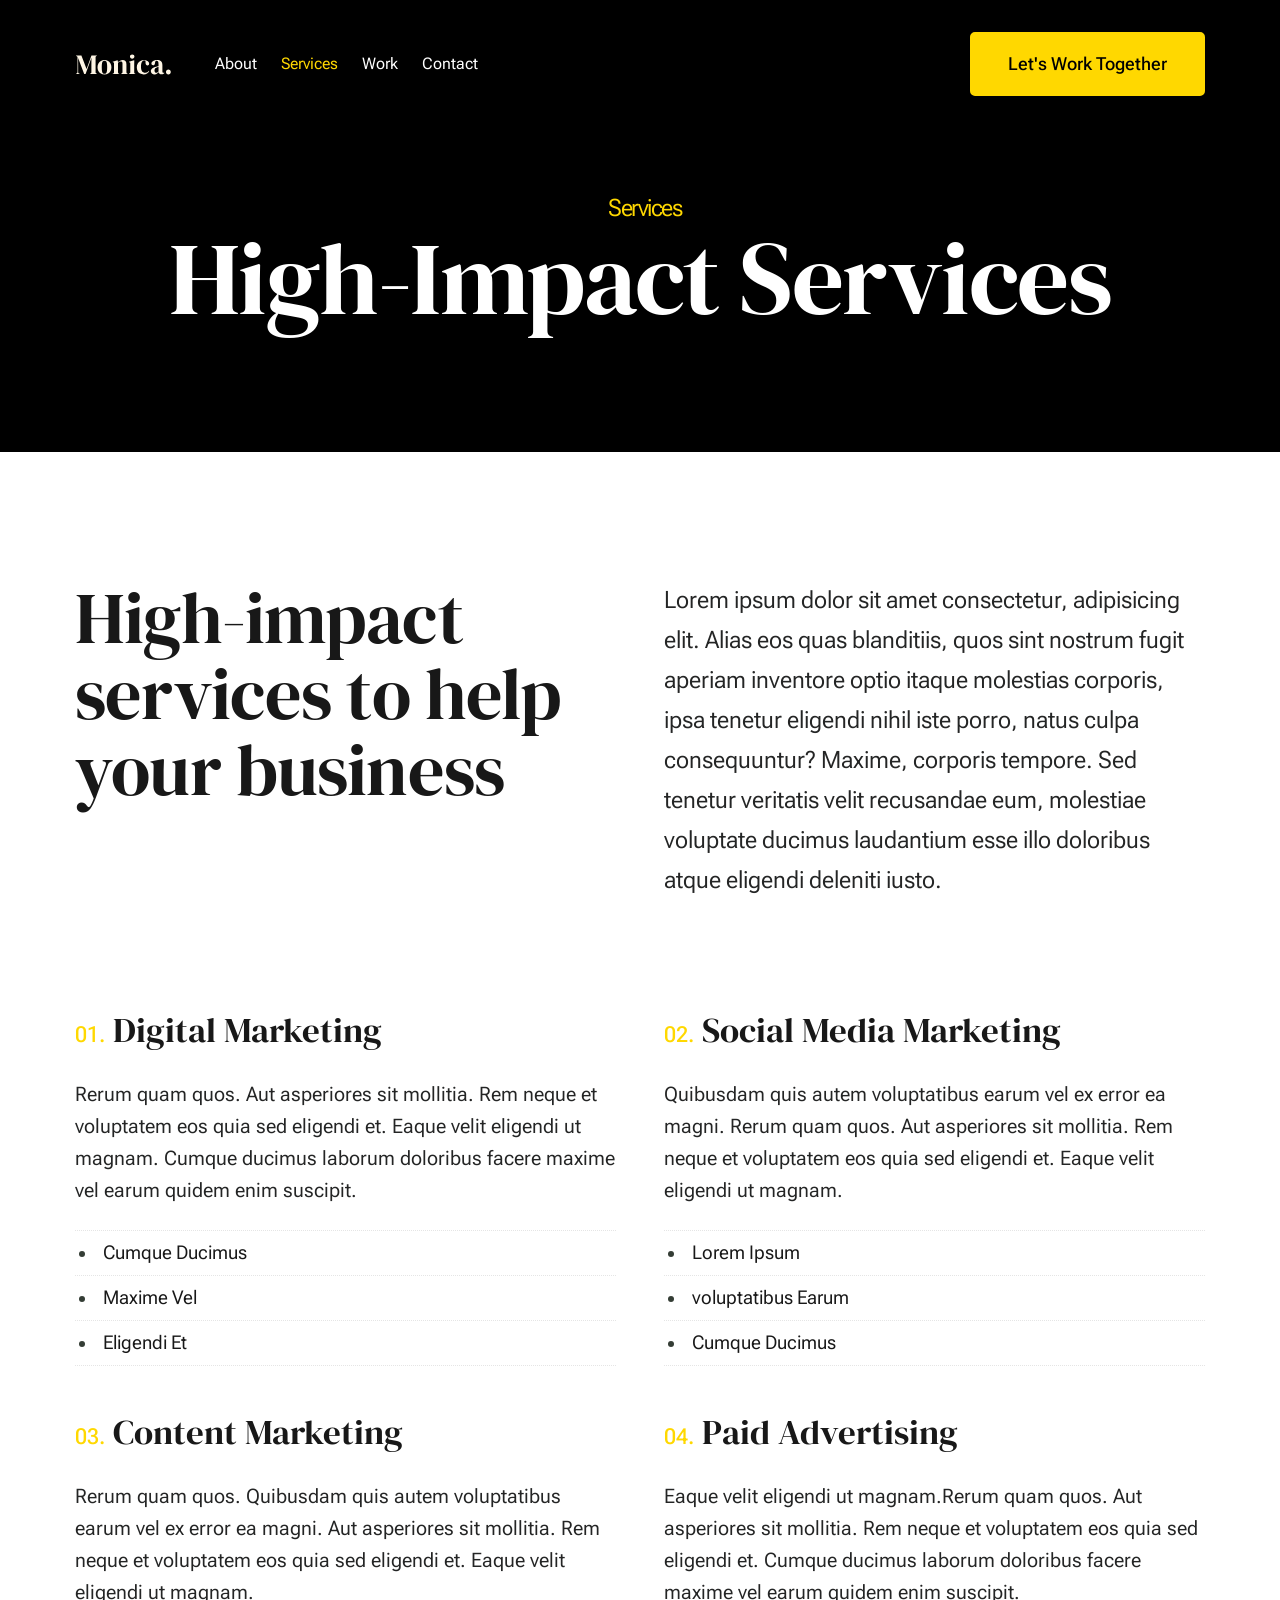
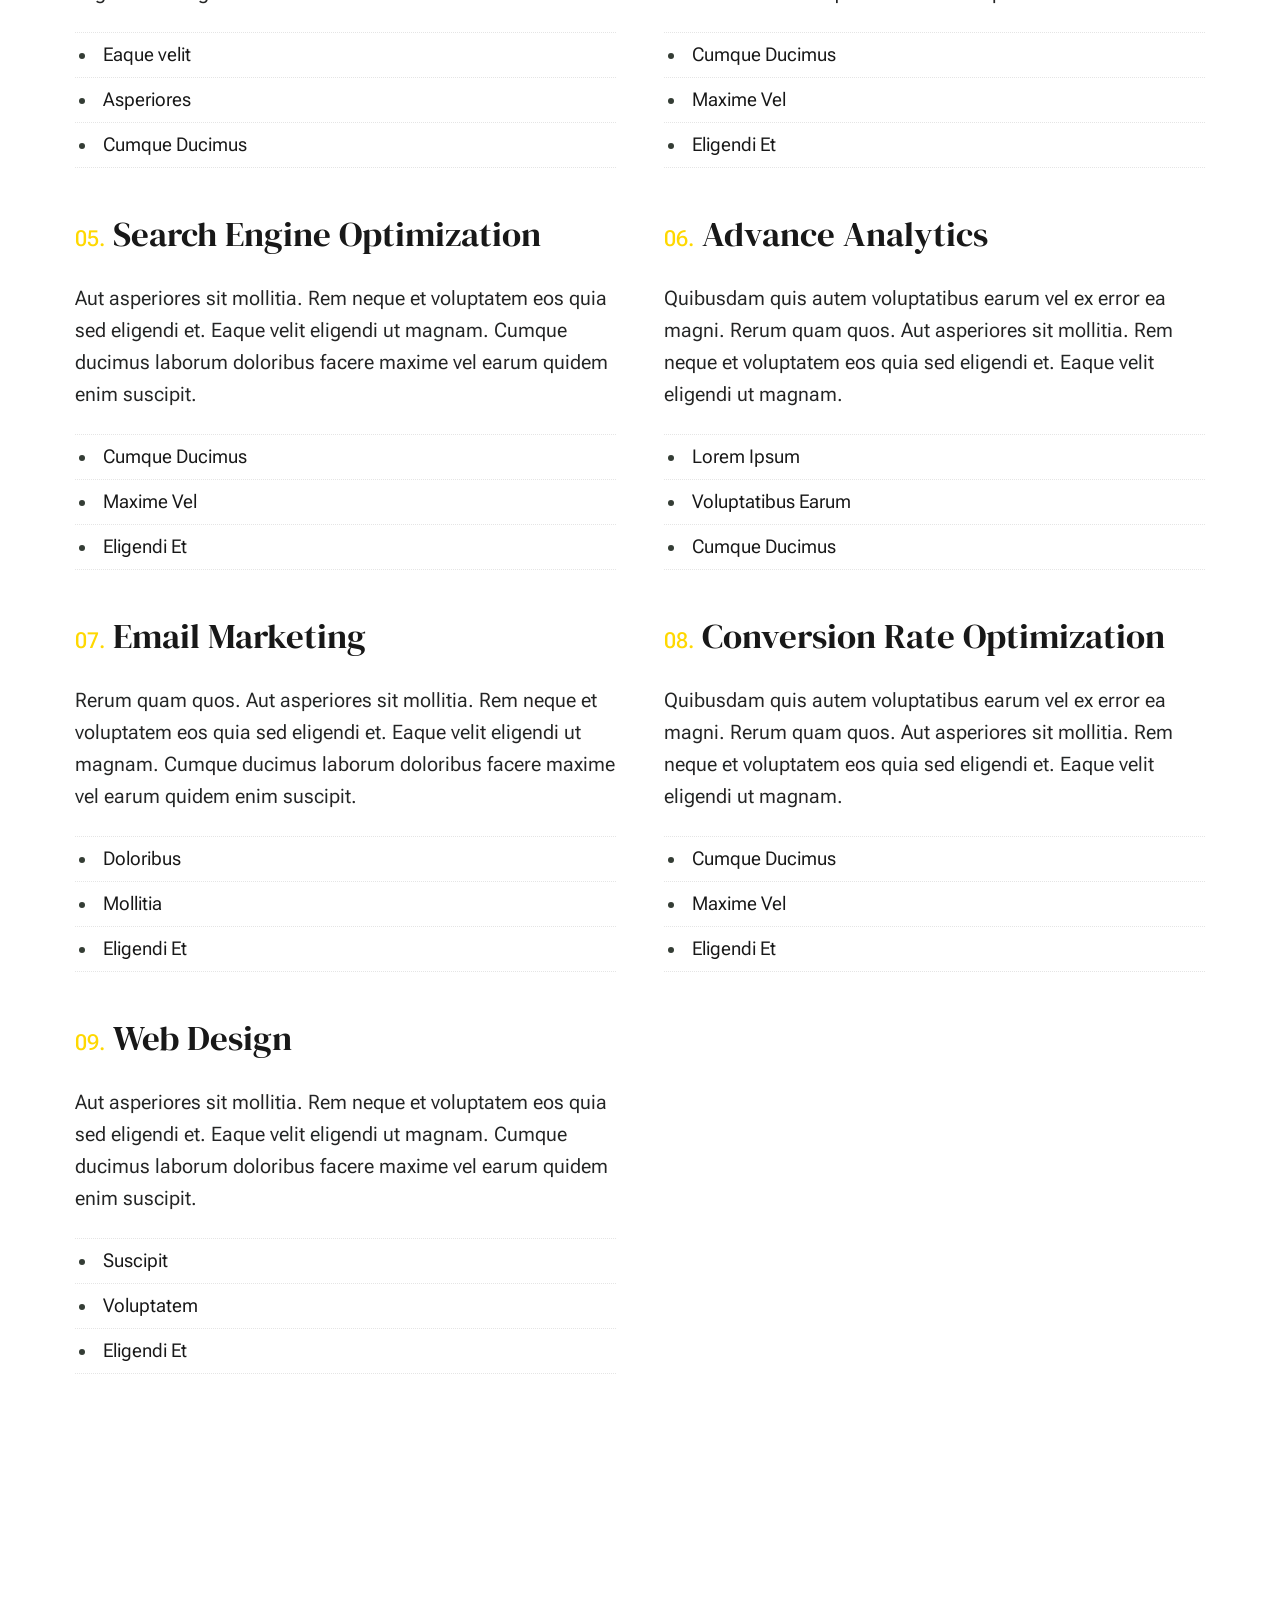
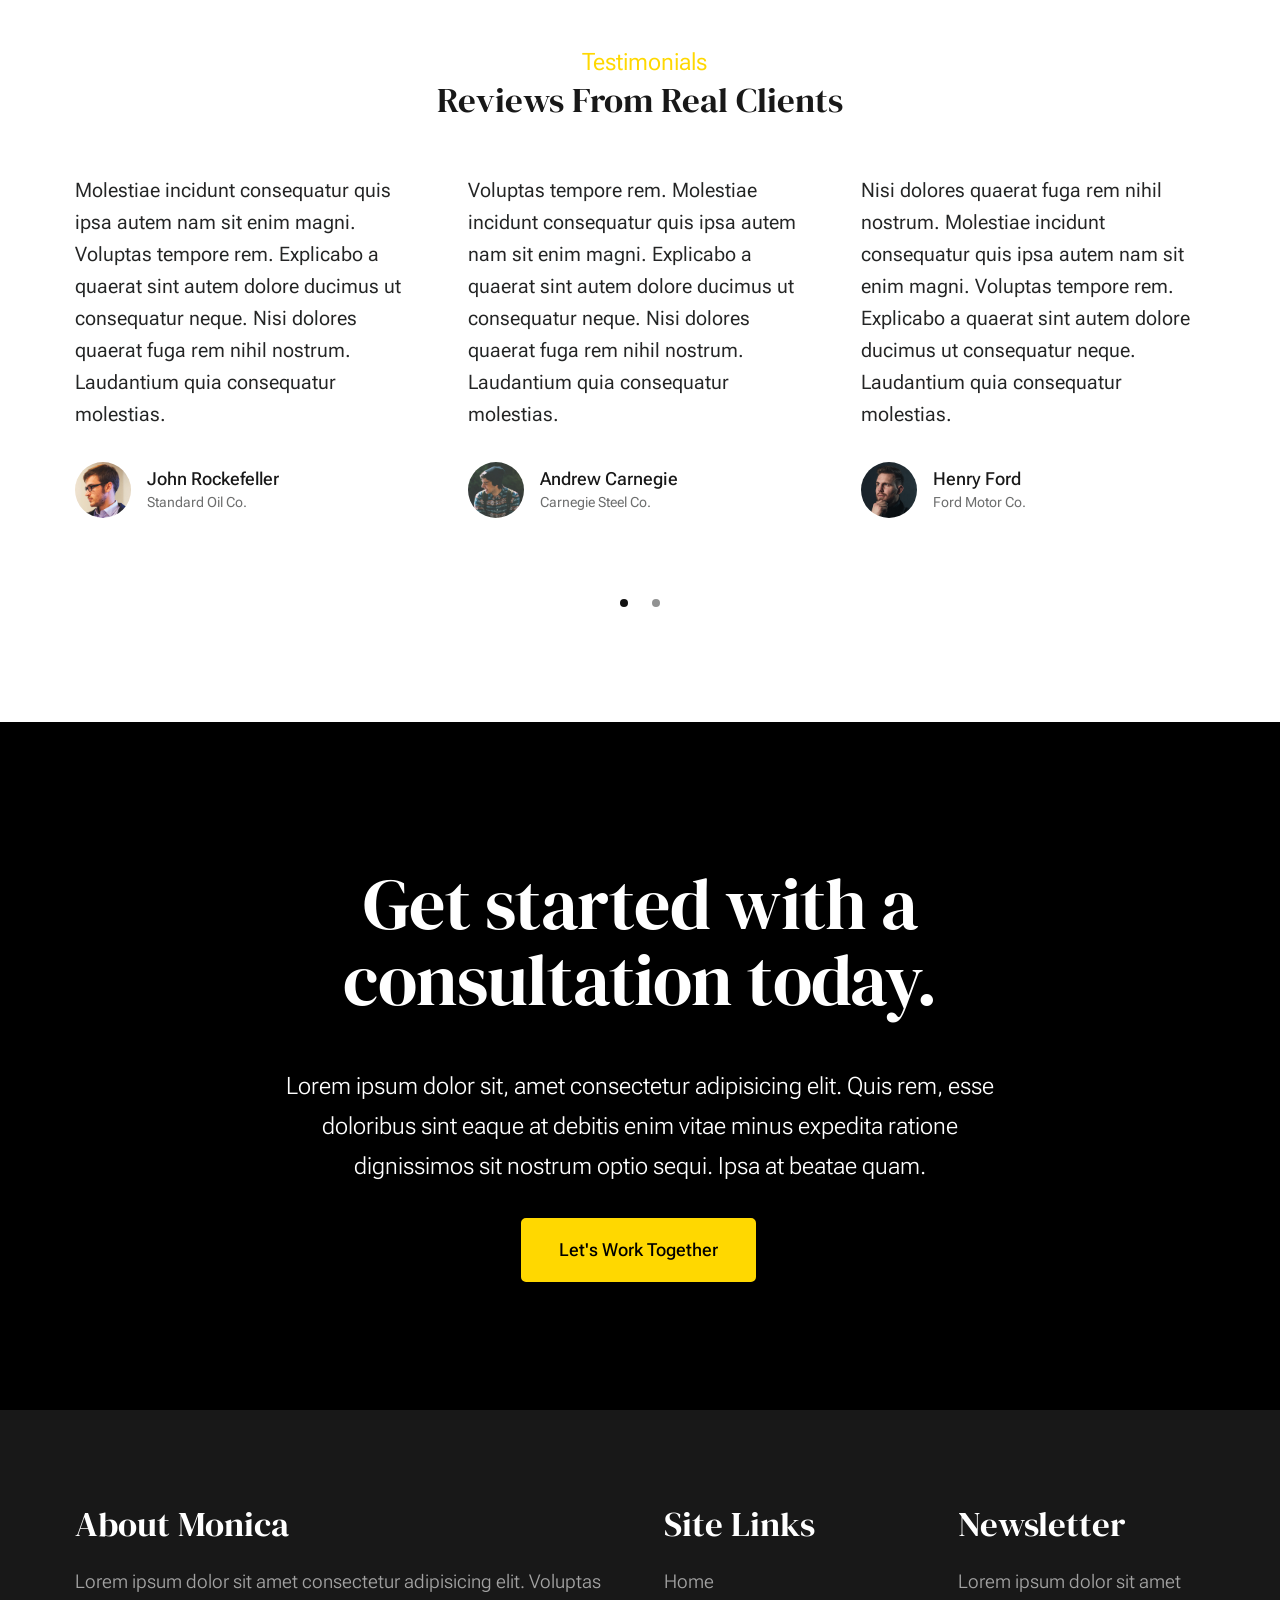
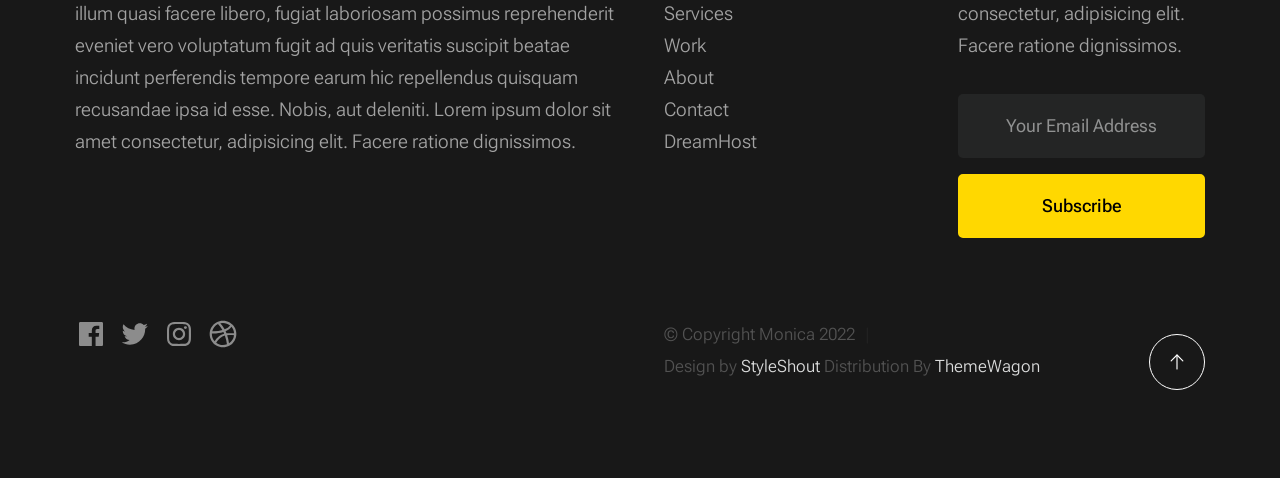
<file: services.html>
<!DOCTYPE html>
<html lang="en" class="no-js">
  <head>
    <!--- basic page needs
    ================================================== -->
    <meta charset="utf-8" />
    <meta name="viewport" content="width=device-width, initial-scale=1" />
    <title>Services - Monica</title>

    <script>
      document.documentElement.classList.remove("no-js");
      document.documentElement.classList.add("js");
    </script>

    <!-- CSS
    ================================================== -->
    <link rel="stylesheet" href="css/vendor.css" />
    <link rel="stylesheet" href="css/styles.css" />

    <!-- favicons
    ================================================== -->
    <link rel="apple-touch-icon" sizes="180x180" href="apple-touch-icon.png" />
    <link rel="icon" type="image/png" sizes="32x32" href="favicon-32x32.png" />
    <link rel="icon" type="image/png" sizes="16x16" href="favicon-16x16.png" />
    <link rel="manifest" href="site.webmanifest" />
  </head>

  <body id="top">
    <!-- preloader
    ================================================== -->
    <div id="preloader">
      <div id="loader" class="dots-fade">
        <div></div>
        <div></div>
        <div></div>
      </div>
    </div>

    <!-- page wrap
    ================================================== -->
    <div id="page" class="s-pagewrap">
      <!-- # site header 
        ================================================== -->
      <header class="s-header">
        <div class="row s-header__inner width-sixteen-col">
          <div class="s-header__block">
            <div class="s-header__logo">
              <a class="logo" href="index.html">
                <img src="images/logo.svg" alt="Homepage" />
              </a>
            </div>

            <a class="s-header__menu-toggle" href="#0"><span>Menu</span></a>
          </div>
          <!-- end s-header__block -->

          <nav class="s-header__nav">
            <ul class="s-header__menu-links">
              <li><a href="about.html">About</a></li>
              <li class="current"><a href="services.html">Services</a></li>
              <li><a href="blog.html">Work</a></li>
              <li><a href="contact.html">Contact</a></li>
            </ul>
            <!-- s-header__menu-links -->

            <div class="s-header__contact">
              <a
                href="contact.html"
                class="btn btn--primary s-header__contact-btn"
                >Let's Work Together</a
              >
            </div>
            <!-- s-header__contact -->
          </nav>
          <!-- end s-header__nav -->
        </div>
        <!-- end s-header__inner -->
      </header>
      <!-- end s-header -->

      <!-- # site main content
        ================================================== -->
      <section id="content" class="s-content">
        <section class="s-pageheader pageheader">
          <div class="row">
            <div class="column xl-12">
              <h1 class="page-title">
                <span class="page-title__small-type text-pretitle"
                  >Services</span
                >
                High-Impact Services
              </h1>
            </div>
          </div>
        </section>
        <!-- pageheader -->

        <section class="s-pagecontent pagecontent">
          <div class="row pageintro">
            <div class="column xl-6 lg-12">
              <h2 class="text-display-title">
                High-impact services to help your business
              </h2>
            </div>
            <div class="column xl-6 lg-12 u-flexitem-x-right">
              <p class="lead">
                Lorem ipsum dolor sit amet consectetur, adipisicing elit. Alias
                eos quas blanditiis, quos sint nostrum fugit aperiam inventore
                optio itaque molestias corporis, ipsa tenetur eligendi nihil
                iste porro, natus culpa consequuntur? Maxime, corporis tempore.
                Sed tenetur veritatis velit recusandae eum, molestiae voluptate
                ducimus laudantium esse illo doloribus atque eligendi deleniti
                iusto.
              </p>
            </div>
          </div>
          <!-- pageintro -->

          <div class="row">
            <div class="column xl-12 grid-block">
              <div class="grid-full grid-list-items list-items show-ctr">
                <div class="grid-list-items__item list-items__item">
                  <div class="list-items__item-header">
                    <h3 class="list-items__item-title">Digital Marketing</h3>
                  </div>
                  <div class="list-items__item-text">
                    <p>
                      Rerum quam quos. Aut asperiores sit mollitia. Rem neque et
                      voluptatem eos quia sed eligendi et. Eaque velit eligendi
                      ut magnam. Cumque ducimus laborum doloribus facere maxime
                      vel earum quidem enim suscipit.
                    </p>

                    <ul class="list-services">
                      <li>Cumque Ducimus</li>
                      <li>Maxime Vel</li>
                      <li>Eligendi Et</li>
                    </ul>
                  </div>
                </div>
                <!-- end list-items__item -->
                <div class="grid-list-items__item list-items__item">
                  <div class="list-items__item-header">
                    <h3 class="list-items__item-title">
                      Social Media Marketing
                    </h3>
                  </div>
                  <div class="list-items__item-text">
                    <p>
                      Quibusdam quis autem voluptatibus earum vel ex error ea
                      magni. Rerum quam quos. Aut asperiores sit mollitia. Rem
                      neque et voluptatem eos quia sed eligendi et. Eaque velit
                      eligendi ut magnam.
                    </p>

                    <ul class="list-services">
                      <li>Lorem Ipsum</li>
                      <li>voluptatibus Earum</li>
                      <li>Cumque Ducimus</li>
                    </ul>
                  </div>
                </div>
                <!-- end list-items__item -->
                <div class="grid-list-items__item list-items__item">
                  <div class="list-items__item-header">
                    <h3 class="list-items__item-title">Content Marketing</h3>
                  </div>
                  <div class="list-items__item-text">
                    <p>
                      Rerum quam quos. Quibusdam quis autem voluptatibus earum
                      vel ex error ea magni. Aut asperiores sit mollitia. Rem
                      neque et voluptatem eos quia sed eligendi et. Eaque velit
                      eligendi ut magnam.
                    </p>

                    <ul class="list-services">
                      <li>Eaque velit</li>
                      <li>Asperiores</li>
                      <li>Cumque Ducimus</li>
                    </ul>
                  </div>
                </div>
                <!-- end list-items__item -->
                <div class="grid-list-items__item list-items__item">
                  <div class="list-items__item-header">
                    <h3 class="list-items__item-title">Paid Advertising</h3>
                  </div>
                  <div class="list-items__item-text">
                    <p>
                      Eaque velit eligendi ut magnam.Rerum quam quos. Aut
                      asperiores sit mollitia. Rem neque et voluptatem eos quia
                      sed eligendi et. Cumque ducimus laborum doloribus facere
                      maxime vel earum quidem enim suscipit.
                    </p>

                    <ul class="list-services">
                      <li>Cumque Ducimus</li>
                      <li>Maxime Vel</li>
                      <li>Eligendi Et</li>
                    </ul>
                  </div>
                </div>
                <!-- end list-items__item -->
                <div class="grid-list-items__item list-items__item">
                  <div class="list-items__item-header">
                    <h3 class="list-items__item-title">
                      Search Engine Optimization
                    </h3>
                  </div>
                  <div class="list-items__item-text">
                    <p>
                      Aut asperiores sit mollitia. Rem neque et voluptatem eos
                      quia sed eligendi et. Eaque velit eligendi ut magnam.
                      Cumque ducimus laborum doloribus facere maxime vel earum
                      quidem enim suscipit.
                    </p>

                    <ul class="list-services">
                      <li>Cumque Ducimus</li>
                      <li>Maxime Vel</li>
                      <li>Eligendi Et</li>
                    </ul>
                  </div>
                </div>
                <!-- end list-items__item -->
                <div class="grid-list-items__item list-items__item">
                  <div class="list-items__item-header">
                    <h3 class="list-items__item-title">Advance Analytics</h3>
                  </div>
                  <div class="list-items__item-text">
                    <p>
                      Quibusdam quis autem voluptatibus earum vel ex error ea
                      magni. Rerum quam quos. Aut asperiores sit mollitia. Rem
                      neque et voluptatem eos quia sed eligendi et. Eaque velit
                      eligendi ut magnam.
                    </p>

                    <ul class="list-services">
                      <li>Lorem Ipsum</li>
                      <li>Voluptatibus Earum</li>
                      <li>Cumque Ducimus</li>
                    </ul>
                  </div>
                </div>
                <!-- end list-items__item -->
                <div class="grid-list-items__item list-items__item">
                  <div class="list-items__item-header">
                    <h3 class="list-items__item-title">Email Marketing</h3>
                  </div>
                  <div class="list-items__item-text">
                    <p>
                      Rerum quam quos. Aut asperiores sit mollitia. Rem neque et
                      voluptatem eos quia sed eligendi et. Eaque velit eligendi
                      ut magnam. Cumque ducimus laborum doloribus facere maxime
                      vel earum quidem enim suscipit.
                    </p>

                    <ul class="list-services">
                      <li>Doloribus</li>
                      <li>Mollitia</li>
                      <li>Eligendi Et</li>
                    </ul>
                  </div>
                </div>
                <!-- end list-items__item -->
                <div class="grid-list-items__item list-items__item">
                  <div class="list-items__item-header">
                    <h3 class="list-items__item-title">
                      Conversion Rate Optimization
                    </h3>
                  </div>
                  <div class="list-items__item-text">
                    <p>
                      Quibusdam quis autem voluptatibus earum vel ex error ea
                      magni. Rerum quam quos. Aut asperiores sit mollitia. Rem
                      neque et voluptatem eos quia sed eligendi et. Eaque velit
                      eligendi ut magnam.
                    </p>

                    <ul class="list-services">
                      <li>Cumque Ducimus</li>
                      <li>Maxime Vel</li>
                      <li>Eligendi Et</li>
                    </ul>
                  </div>
                </div>
                <!-- end list-items__item -->
                <div class="grid-list-items__item list-items__item">
                  <div class="list-items__item-header">
                    <h3 class="list-items__item-title">Web Design</h3>
                  </div>
                  <div class="list-items__item-text">
                    <p>
                      Aut asperiores sit mollitia. Rem neque et voluptatem eos
                      quia sed eligendi et. Eaque velit eligendi ut magnam.
                      Cumque ducimus laborum doloribus facere maxime vel earum
                      quidem enim suscipit.
                    </p>

                    <ul class="list-services">
                      <li>Suscipit</li>
                      <li>Voluptatem</li>
                      <li>Eligendi Et</li>
                    </ul>
                  </div>
                </div>
                <!-- end list-items__item -->
              </div>
              <!-- grid-list-items -->
            </div>
            <!-- end grid-block-->
          </div>
          <!-- end row -->
        </section>
        <!-- pagecontent -->

        <section class="s-testimonials">
          <div class="s-testimonials__header row row-x-center text-center">
            <div class="column xl-8 lg-12">
              <p class="text-pretitle">Testimonials</p>
              <h3>Reviews From Real Clients</h3>
            </div>
          </div>
          <!--end s-testimonials__header -->

          <div class="row s-testimonials__content">
            <div class="column xl-12 testimonials">
              <div class="swiper-container testimonials__slider page-slider">
                <div class="swiper-wrapper">
                  <div class="testimonials__slide swiper-slide">
                    <p>
                      Molestiae incidunt consequatur quis ipsa autem nam sit
                      enim magni. Voluptas tempore rem. Explicabo a quaerat sint
                      autem dolore ducimus ut consequatur neque. Nisi dolores
                      quaerat fuga rem nihil nostrum. Laudantium quia
                      consequatur molestias.
                    </p>
                    <div class="testimonials__author">
                      <img
                        src="images/avatars/user-01.jpg"
                        alt="Author image"
                        class="testimonials__avatar"
                      />
                      <cite class="testimonials__cite">
                        <strong>John Rockefeller</strong>
                        <span>Standard Oil Co.</span>
                      </cite>
                    </div>
                  </div>
                  <div class="testimonials__slide swiper-slide">
                    <p>
                      Voluptas tempore rem. Molestiae incidunt consequatur quis
                      ipsa autem nam sit enim magni. Explicabo a quaerat sint
                      autem dolore ducimus ut consequatur neque. Nisi dolores
                      quaerat fuga rem nihil nostrum. Laudantium quia
                      consequatur molestias.
                    </p>
                    <div class="testimonials__author">
                      <img
                        src="images/avatars/user-04.jpg"
                        alt="Author image"
                        class="testimonials__avatar"
                      />
                      <cite class="testimonials__cite">
                        <strong>Andrew Carnegie</strong>
                        <span>Carnegie Steel Co.</span>
                      </cite>
                    </div>
                  </div>
                  <div class="testimonials__slide swiper-slide">
                    <p>
                      Nisi dolores quaerat fuga rem nihil nostrum. Molestiae
                      incidunt consequatur quis ipsa autem nam sit enim magni.
                      Voluptas tempore rem. Explicabo a quaerat sint autem
                      dolore ducimus ut consequatur neque. Laudantium quia
                      consequatur molestias.
                    </p>
                    <div class="testimonials__author">
                      <img
                        src="images/avatars/user-06.jpg"
                        alt="Author image"
                        class="testimonials__avatar"
                      />
                      <cite class="testimonials__cite">
                        <strong>Henry Ford</strong>
                        <span>Ford Motor Co.</span>
                      </cite>
                    </div>
                  </div>
                  <div class="testimonials__slide swiper-slide">
                    <p>
                      Molestiae incidunt consequatur quis ipsa autem nam sit
                      enim magni. Voluptas tempore rem. Explicabo a quaerat sint
                      autem dolore ducimus ut consequatur neque. Nisi dolores
                      quaerat fuga rem nihil nostrum. Laudantium quia
                      consequatur molestias.
                    </p>
                    <div class="testimonials__author">
                      <img
                        src="images/avatars/user-02.jpg"
                        alt="Author image"
                        class="testimonials__avatar"
                      />
                      <cite class="testimonials__cite">
                        <strong>John Morgan</strong>
                        <span>JP Morgan & Co.</span>
                      </cite>
                    </div>
                  </div>
                </div>
                <!-- end swiper-wrapper -->

                <div class="swiper-pagination"></div>
              </div>
              <!--end testimonials__slider -->
            </div>
            <!-- testimonials -->
          </div>
          <!--end s-testimonials__content -->
        </section>
        <!-- end s-testimonials -->
      </section>
      <!-- s-content-->

      <!-- # cta
        ================================================== -->
      <section id="cta" class="s-cta">
        <div class="row row-x-center text-center">
          <div class="column xl-8 lg-12">
            <div class="s-cta__content">
              <h2 class="text-display-title">
                Get started with a consultation today.
              </h2>
              <p class="lead">
                Lorem ipsum dolor sit, amet consectetur adipisicing elit. Quis
                rem, esse doloribus sint eaque at debitis enim vitae minus
                expedita ratione dignissimos sit nostrum optio sequi. Ipsa at
                beatae quam.
              </p>
              <a href="contact.html" class="btn btn--primary"
                >Let's Work Together</a
              >
            </div>
          </div>
        </div>
      </section>
      <!-- end s-cta -->

      <!-- # footer 
        ================================================== -->
      <footer class="s-footer">
        <div class="row s-footer__content">
          <div class="column xl-6 lg-6 md-12 s-footer__block s-footer__about">
            <h3>About Monica</h3>
            <p>
              Lorem ipsum dolor sit amet consectetur adipisicing elit. Voluptas
              illum quasi facere libero, fugiat laboriosam possimus
              reprehenderit eveniet vero voluptatum fugit ad quis veritatis
              suscipit beatae incidunt perferendis tempore earum hic repellendus
              quisquam recusandae ipsa id esse. Nobis, aut deleniti. Lorem ipsum
              dolor sit amet consectetur, adipisicing elit. Facere ratione
              dignissimos.
            </p>
          </div>
          <div
            class="column xl-3 lg-6 md-12 s-footer__block s-footer__site-links"
          >
            <h3>Site Links</h3>
            <ul class="link-list">
              <li><a href="index.html">Home</a></li>
              <li><a href="services.html">Services</a></li>
              <li><a href="blog.html">Work</a></li>
              <li><a href="about.html">About</a></li>
              <li><a href="contact.html">Contact</a></li>
              <li>
                <a href="https://www.dreamhost.com/r.cgi?287326">DreamHost</a>
              </li>
            </ul>
          </div>
          <div
            class="column xl-3 lg-6 md-12 tab-12 s-footer__block s-footer__newsletter"
          >
            <h3>Newsletter</h3>

            <p>
              Lorem ipsum dolor sit amet consectetur, adipisicing elit. Facere
              ratione dignissimos.
            </p>

            <div class="subscribe-form">
              <form id="mc-form" class="mc-form">
                <input
                  type="email"
                  name="EMAIL"
                  id="mce-EMAIL"
                  class="u-fullwidth text-center"
                  placeholder="Your Email Address"
                  title="The domain portion of the email address is invalid (the portion after the @)."
                  pattern="^([^\x00-\x20\x22\x28\x29\x2c\x2e\x3a-\x3c\x3e\x40\x5b-\x5d\x7f-\xff]+|\x22([^\x0d\x22\x5c\x80-\xff]|\x5c[\x00-\x7f])*\x22)(\x2e([^\x00-\x20\x22\x28\x29\x2c\x2e\x3a-\x3c\x3e\x40\x5b-\x5d\x7f-\xff]+|\x22([^\x0d\x22\x5c\x80-\xff]|\x5c[\x00-\x7f])*\x22))*\x40([^\x00-\x20\x22\x28\x29\x2c\x2e\x3a-\x3c\x3e\x40\x5b-\x5d\x7f-\xff]+|\x5b([^\x0d\x5b-\x5d\x80-\xff]|\x5c[\x00-\x7f])*\x5d)(\x2e([^\x00-\x20\x22\x28\x29\x2c\x2e\x3a-\x3c\x3e\x40\x5b-\x5d\x7f-\xff]+|\x5b([^\x0d\x5b-\x5d\x80-\xff]|\x5c[\x00-\x7f])*\x5d))*(\.\w{2,})+$"
                  required
                />
                <input
                  type="submit"
                  name="subscribe"
                  value="Subscribe"
                  class="btn btn--primary btn--small u-fullwidth"
                />
                <!-- <div style="position: absolute; left: -5000px;" aria-hidden="true"><input type="text" name="b_cdb7b577e41181934ed6a6a44_9a91cfe7b3" tabindex="-1" value=""></div> -->
                <div class="mc-status"></div>
              </form>
            </div>
          </div>
        </div>

        <div class="row s-footer__bottom">
          <div class="column xl-6 lg-12">
            <ul class="s-footer__social social-list">
              <li>
                <a href="#0">
                  <svg
                    xmlns="http://www.w3.org/2000/svg"
                    width="24"
                    height="24"
                    viewBox="0 0 24 24"
                    style="fill: rgba(0, 0, 0, 1); transform: ; -ms-filter: "
                  >
                    <path
                      d="M20,3H4C3.447,3,3,3.448,3,4v16c0,0.552,0.447,1,1,1h8.615v-6.96h-2.338v-2.725h2.338v-2c0-2.325,1.42-3.592,3.5-3.592 c0.699-0.002,1.399,0.034,2.095,0.107v2.42h-1.435c-1.128,0-1.348,0.538-1.348,1.325v1.735h2.697l-0.35,2.725h-2.348V21H20 c0.553,0,1-0.448,1-1V4C21,3.448,20.553,3,20,3z"
                    ></path>
                  </svg>
                  <span class="u-screen-reader-text">Facebook</span>
                </a>
              </li>
              <li>
                <a href="#0">
                  <svg
                    xmlns="http://www.w3.org/2000/svg"
                    width="24"
                    height="24"
                    viewBox="0 0 24 24"
                    style="fill: rgba(0, 0, 0, 1); transform: ; -ms-filter: "
                  >
                    <path
                      d="M19.633,7.997c0.013,0.175,0.013,0.349,0.013,0.523c0,5.325-4.053,11.461-11.46,11.461c-2.282,0-4.402-0.661-6.186-1.809 c0.324,0.037,0.636,0.05,0.973,0.05c1.883,0,3.616-0.636,5.001-1.721c-1.771-0.037-3.255-1.197-3.767-2.793 c0.249,0.037,0.499,0.062,0.761,0.062c0.361,0,0.724-0.05,1.061-0.137c-1.847-0.374-3.23-1.995-3.23-3.953v-0.05 c0.537,0.299,1.16,0.486,1.82,0.511C3.534,9.419,2.823,8.184,2.823,6.787c0-0.748,0.199-1.434,0.548-2.032 c1.983,2.443,4.964,4.04,8.306,4.215c-0.062-0.3-0.1-0.611-0.1-0.923c0-2.22,1.796-4.028,4.028-4.028 c1.16,0,2.207,0.486,2.943,1.272c0.91-0.175,1.782-0.512,2.556-0.973c-0.299,0.935-0.936,1.721-1.771,2.22 c0.811-0.088,1.597-0.312,2.319-0.624C21.104,6.712,20.419,7.423,19.633,7.997z"
                    ></path>
                  </svg>
                  <span class="u-screen-reader-text">Twitter</span>
                </a>
              </li>
              <li>
                <a href="#0">
                  <svg
                    xmlns="http://www.w3.org/2000/svg"
                    width="24"
                    height="24"
                    viewBox="0 0 24 24"
                    style="fill: rgba(0, 0, 0, 1); transform: ; -ms-filter: "
                  >
                    <path
                      d="M11.999,7.377c-2.554,0-4.623,2.07-4.623,4.623c0,2.554,2.069,4.624,4.623,4.624c2.552,0,4.623-2.07,4.623-4.624 C16.622,9.447,14.551,7.377,11.999,7.377L11.999,7.377z M11.999,15.004c-1.659,0-3.004-1.345-3.004-3.003 c0-1.659,1.345-3.003,3.004-3.003s3.002,1.344,3.002,3.003C15.001,13.659,13.658,15.004,11.999,15.004L11.999,15.004z"
                    ></path>
                    <circle cx="16.806" cy="7.207" r="1.078"></circle>
                    <path
                      d="M20.533,6.111c-0.469-1.209-1.424-2.165-2.633-2.632c-0.699-0.263-1.438-0.404-2.186-0.42 c-0.963-0.042-1.268-0.054-3.71-0.054s-2.755,0-3.71,0.054C7.548,3.074,6.809,3.215,6.11,3.479C4.9,3.946,3.945,4.902,3.477,6.111 c-0.263,0.7-0.404,1.438-0.419,2.186c-0.043,0.962-0.056,1.267-0.056,3.71c0,2.442,0,2.753,0.056,3.71 c0.015,0.748,0.156,1.486,0.419,2.187c0.469,1.208,1.424,2.164,2.634,2.632c0.696,0.272,1.435,0.426,2.185,0.45 c0.963,0.042,1.268,0.055,3.71,0.055s2.755,0,3.71-0.055c0.747-0.015,1.486-0.157,2.186-0.419c1.209-0.469,2.164-1.424,2.633-2.633 c0.263-0.7,0.404-1.438,0.419-2.186c0.043-0.962,0.056-1.267,0.056-3.71s0-2.753-0.056-3.71C20.941,7.57,20.801,6.819,20.533,6.111z M19.315,15.643c-0.007,0.576-0.111,1.147-0.311,1.688c-0.305,0.787-0.926,1.409-1.712,1.711c-0.535,0.199-1.099,0.303-1.67,0.311 c-0.95,0.044-1.218,0.055-3.654,0.055c-2.438,0-2.687,0-3.655-0.055c-0.569-0.007-1.135-0.112-1.669-0.311 c-0.789-0.301-1.414-0.923-1.719-1.711c-0.196-0.534-0.302-1.099-0.311-1.669c-0.043-0.95-0.053-1.218-0.053-3.654 c0-2.437,0-2.686,0.053-3.655c0.007-0.576,0.111-1.146,0.311-1.687c0.305-0.789,0.93-1.41,1.719-1.712 c0.534-0.198,1.1-0.303,1.669-0.311c0.951-0.043,1.218-0.055,3.655-0.055c2.437,0,2.687,0,3.654,0.055 c0.571,0.007,1.135,0.112,1.67,0.311c0.786,0.303,1.407,0.925,1.712,1.712c0.196,0.534,0.302,1.099,0.311,1.669 c0.043,0.951,0.054,1.218,0.054,3.655c0,2.436,0,2.698-0.043,3.654H19.315z"
                    ></path>
                  </svg>
                  <span class="u-screen-reader-text">Instagram</span>
                </a>
              </li>
              <li>
                <a href="#0">
                  <svg
                    xmlns="http://www.w3.org/2000/svg"
                    width="24"
                    height="24"
                    viewBox="0 0 24 24"
                    style="fill: rgba(0, 0, 0, 1); transform: ; msfilter: "
                  >
                    <path
                      d="M20.66 6.98a9.932 9.932 0 0 0-3.641-3.64C15.486 2.447 13.813 2 12 2s-3.486.447-5.02 1.34c-1.533.893-2.747 2.107-3.64 3.64S2 10.187 2 12s.446 3.487 1.34 5.02a9.924 9.924 0 0 0 3.641 3.64C8.514 21.553 10.187 22 12 22s3.486-.447 5.02-1.34a9.932 9.932 0 0 0 3.641-3.64C21.554 15.487 22 13.813 22 12s-.446-3.487-1.34-5.02zM12 3.66c2 0 3.772.64 5.32 1.919-.92 1.174-2.286 2.14-4.1 2.9-1.002-1.813-2.088-3.327-3.261-4.54A7.715 7.715 0 0 1 12 3.66zM5.51 6.8a8.116 8.116 0 0 1 2.711-2.22c1.212 1.201 2.325 2.7 3.34 4.5-2 .6-4.114.9-6.341.9-.573 0-1.006-.013-1.3-.04A8.549 8.549 0 0 1 5.51 6.8zM3.66 12c0-.054.003-.12.01-.2.007-.08.01-.146.01-.2.254.014.641.02 1.161.02 2.666 0 5.146-.367 7.439-1.1.187.373.381.793.58 1.26-1.32.293-2.674 1.006-4.061 2.14S6.4 16.247 5.76 17.5c-1.4-1.587-2.1-3.42-2.1-5.5zM12 20.34c-1.894 0-3.594-.587-5.101-1.759.601-1.187 1.524-2.322 2.771-3.401 1.246-1.08 2.483-1.753 3.71-2.02a29.441 29.441 0 0 1 1.56 6.62 8.166 8.166 0 0 1-2.94.56zm7.08-3.96a8.351 8.351 0 0 1-2.58 2.621c-.24-2.08-.7-4.107-1.379-6.081.932-.066 1.765-.1 2.5-.1.799 0 1.686.034 2.659.1a8.098 8.098 0 0 1-1.2 3.46zm-1.24-5c-1.16 0-2.233.047-3.22.14a27.053 27.053 0 0 0-.68-1.62c2.066-.906 3.532-2.006 4.399-3.3 1.2 1.414 1.854 3.027 1.96 4.84-.812-.04-1.632-.06-2.459-.06z"
                    ></path>
                  </svg>
                  <span class="u-screen-reader-text">Dribbble</span>
                </a>
              </li>
            </ul>
            <!-- end s-footer__social -->
          </div>
          <div class="column xl-6 lg-12">
            <p class="ss-copyright">
              <span>© Copyright Monica 2022</span>
              <span
                >Design by
                <a href="https://www.styleshout.com/">StyleShout</a>
                Distribution By
                <a href="https://themewagon.com">ThemeWagon</a></span
              >
            </p>
          </div>

          <div class="ss-go-top">
            <a class="smoothscroll" title="Back to Top" href="#top">
              <svg
                xmlns="http://www.w3.org/2000/svg"
                viewBox="0 0 24 24"
                width="36"
                height="36"
                fill="none"
                stroke="#ffffff"
                stroke-width="1"
                stroke-linecap="round"
                stroke-linejoin="round"
              >
                &lt;!--! Atomicons Free 1.00 by @atisalab License -
                https://atomicons.com/license/ (Icons: CC BY 4.0) Copyright 2021
                Atomicons --&gt;
                <polyline points="17 11 12 6 7 11"></polyline>
                <line x1="12" y1="18" x2="12" y2="6"></line>
              </svg>
            </a>
          </div>
          <!-- end ss-go-top -->
        </div>
      </footer>
      <!-- end s-footer -->
    </div>
    <!-- end page-wrap -->

    <!-- Java Script
    ================================================== -->
    <script src="js/plugins.js"></script>
    <script src="js/main.js"></script>
  </body>
</html>
</file>
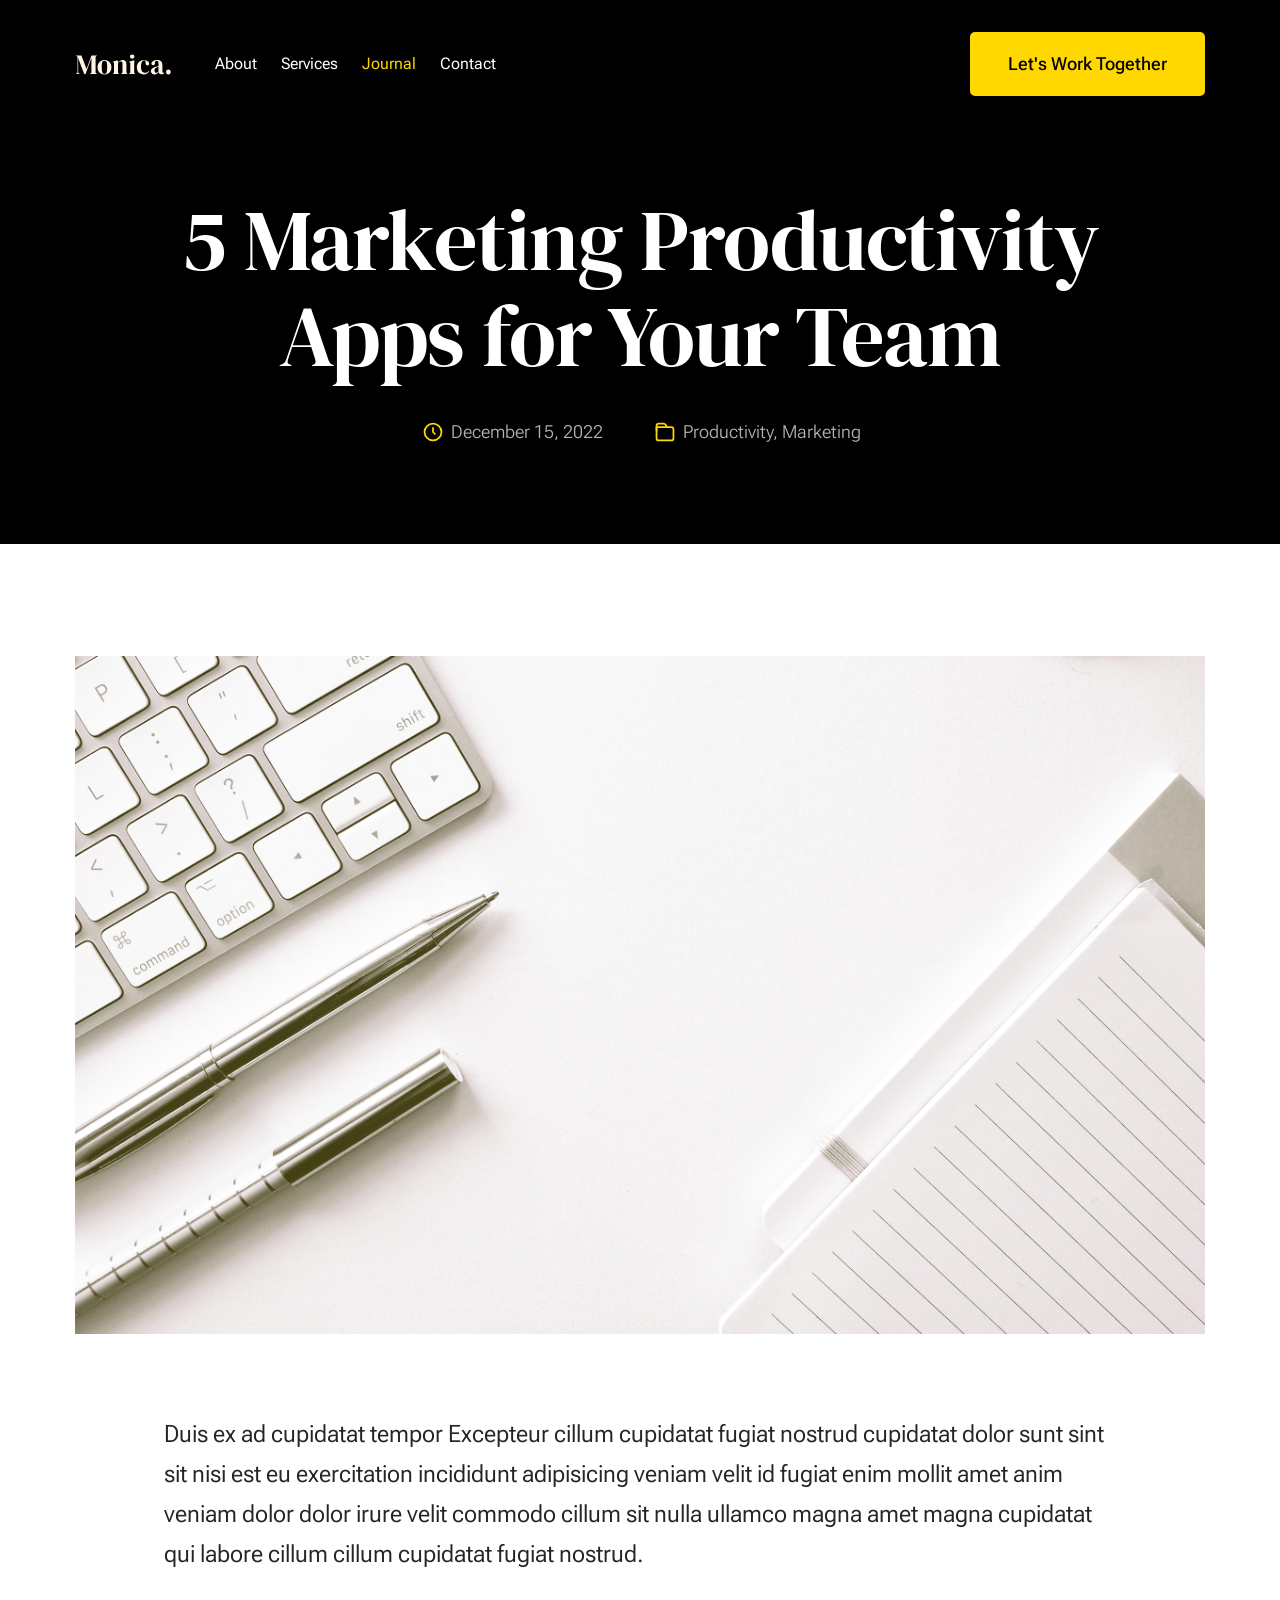
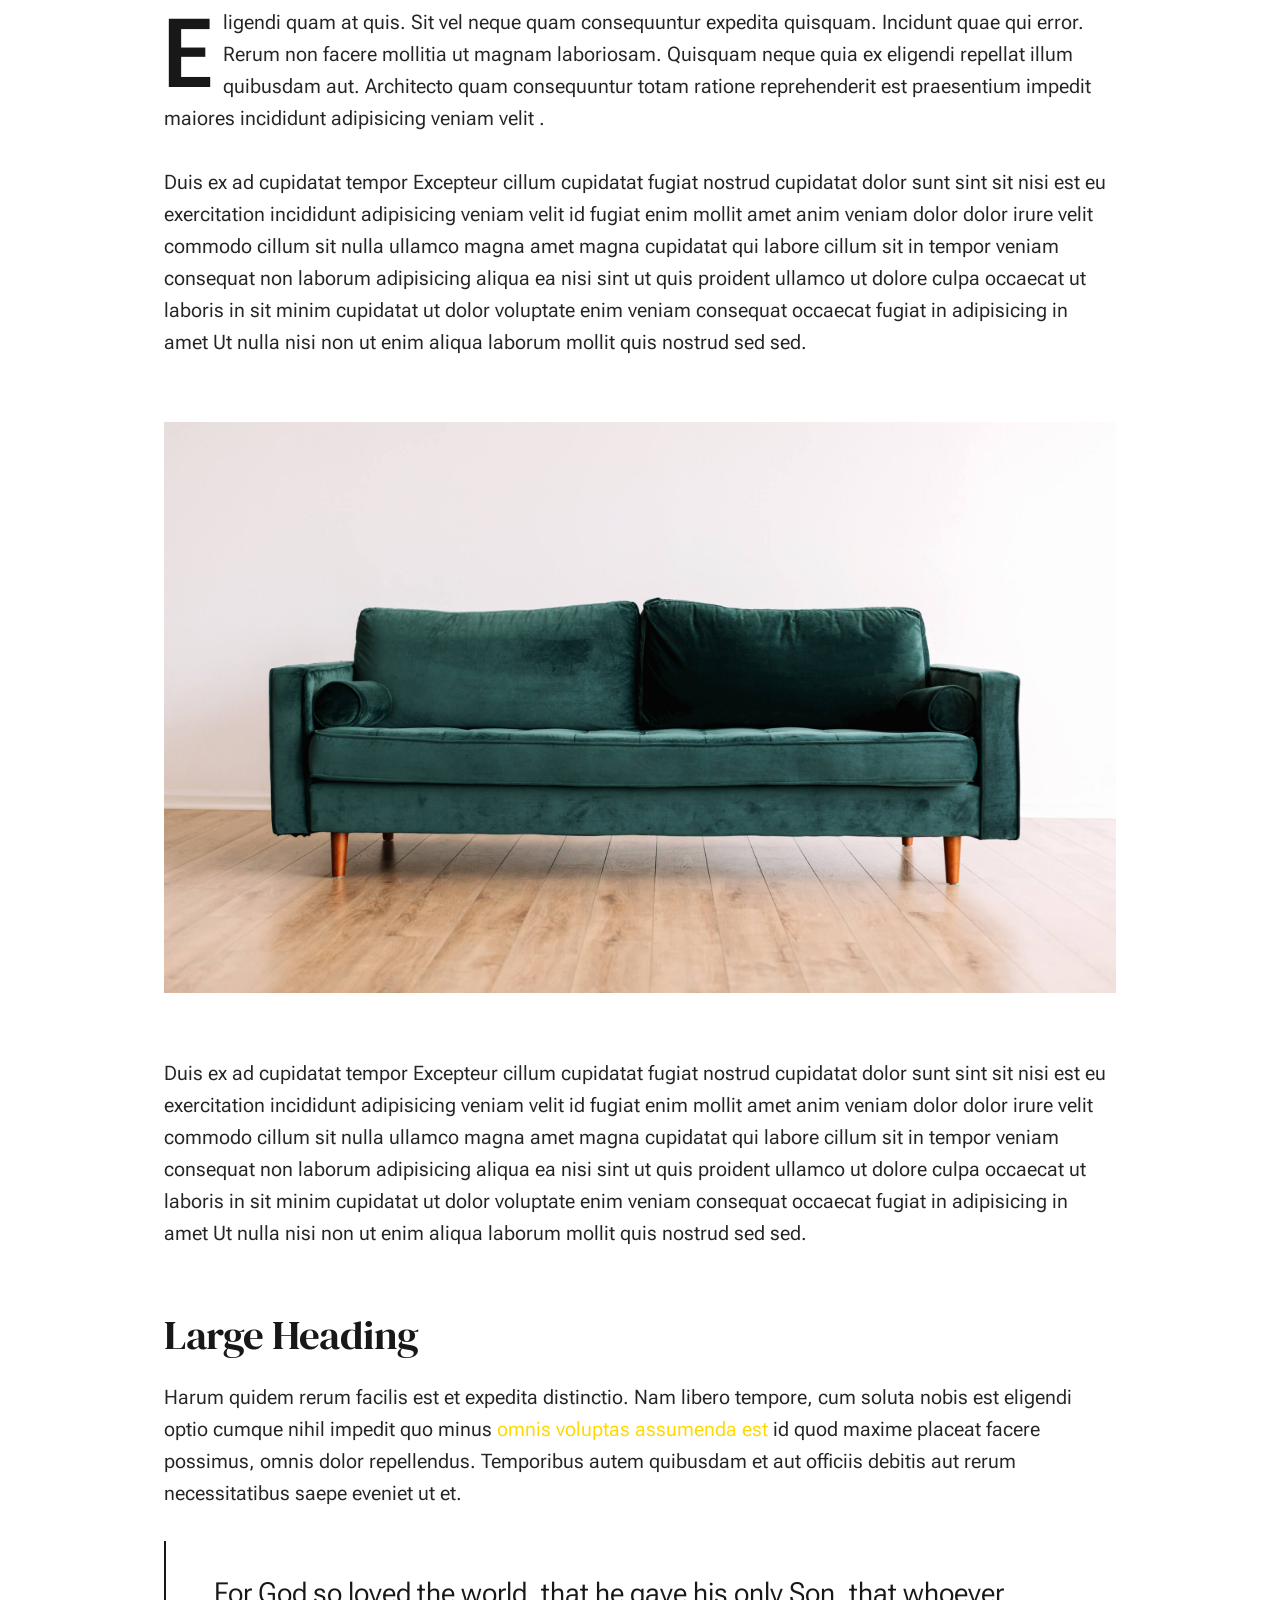
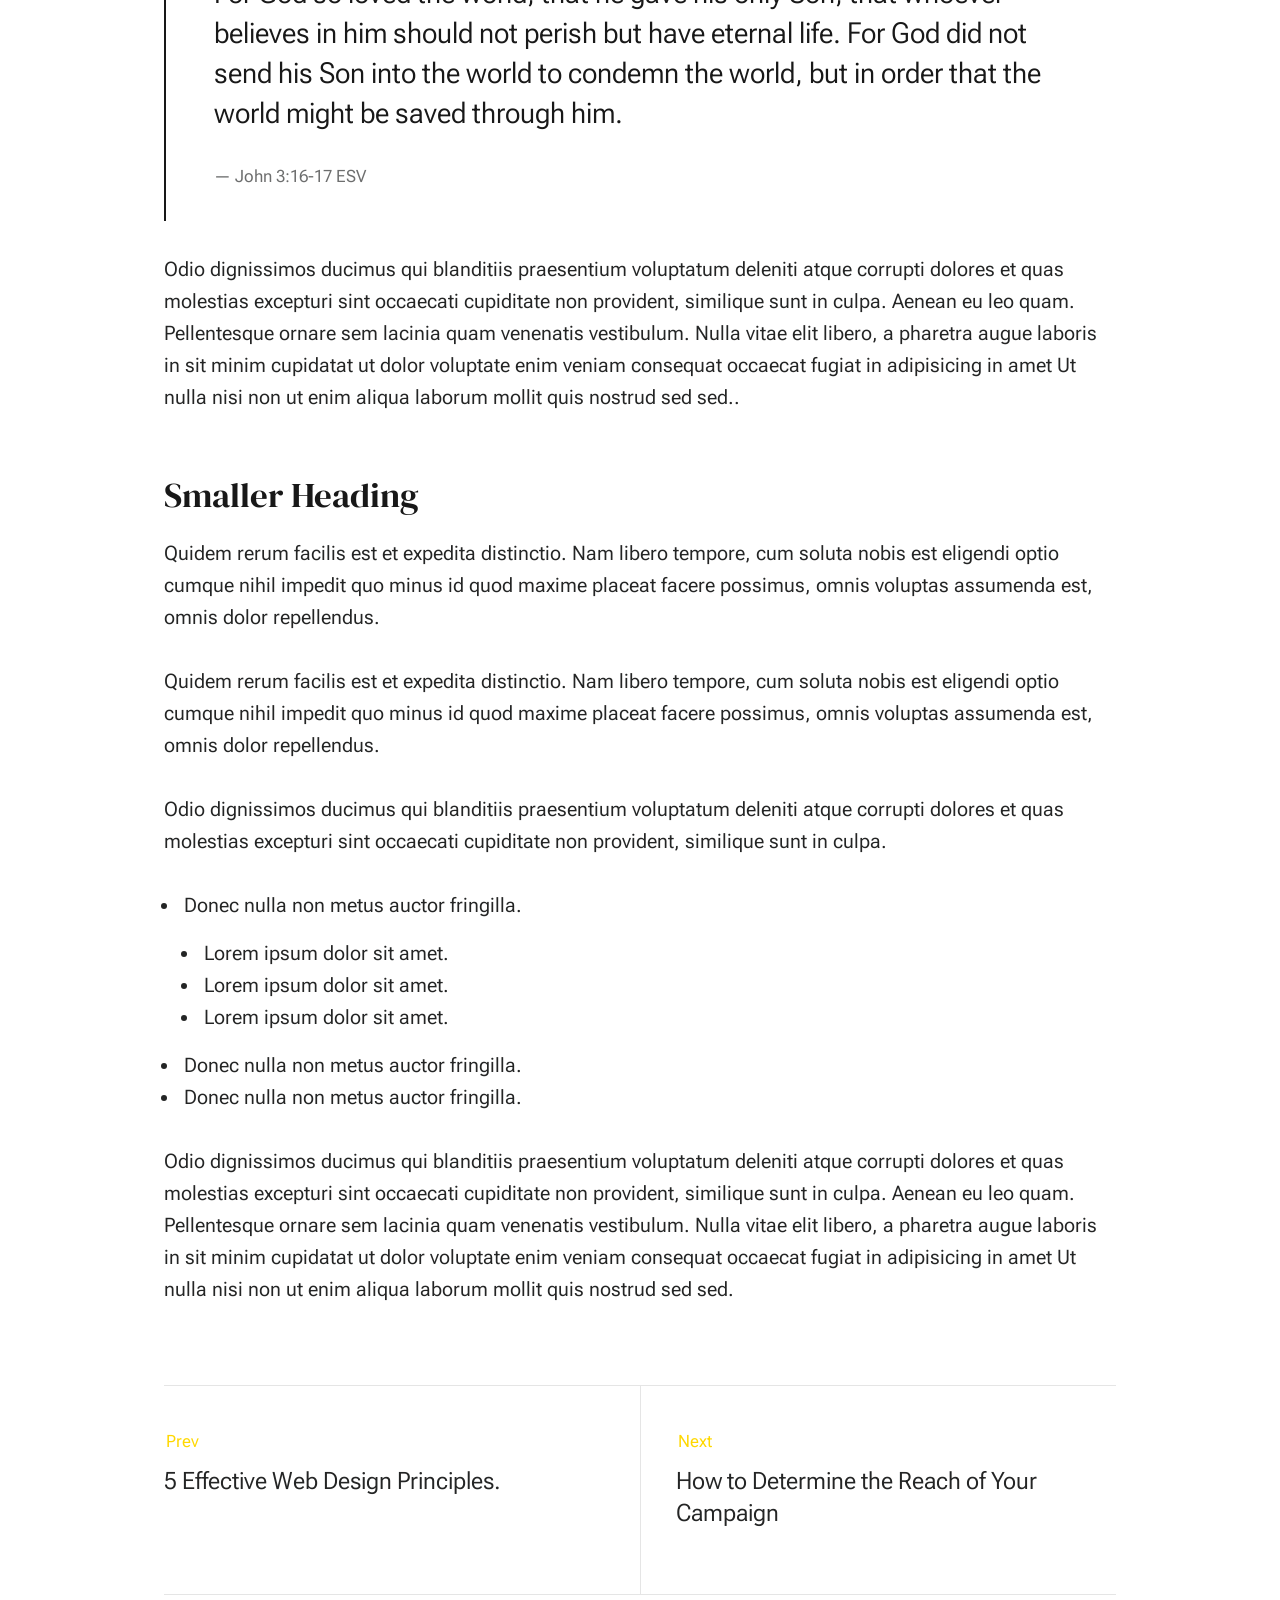
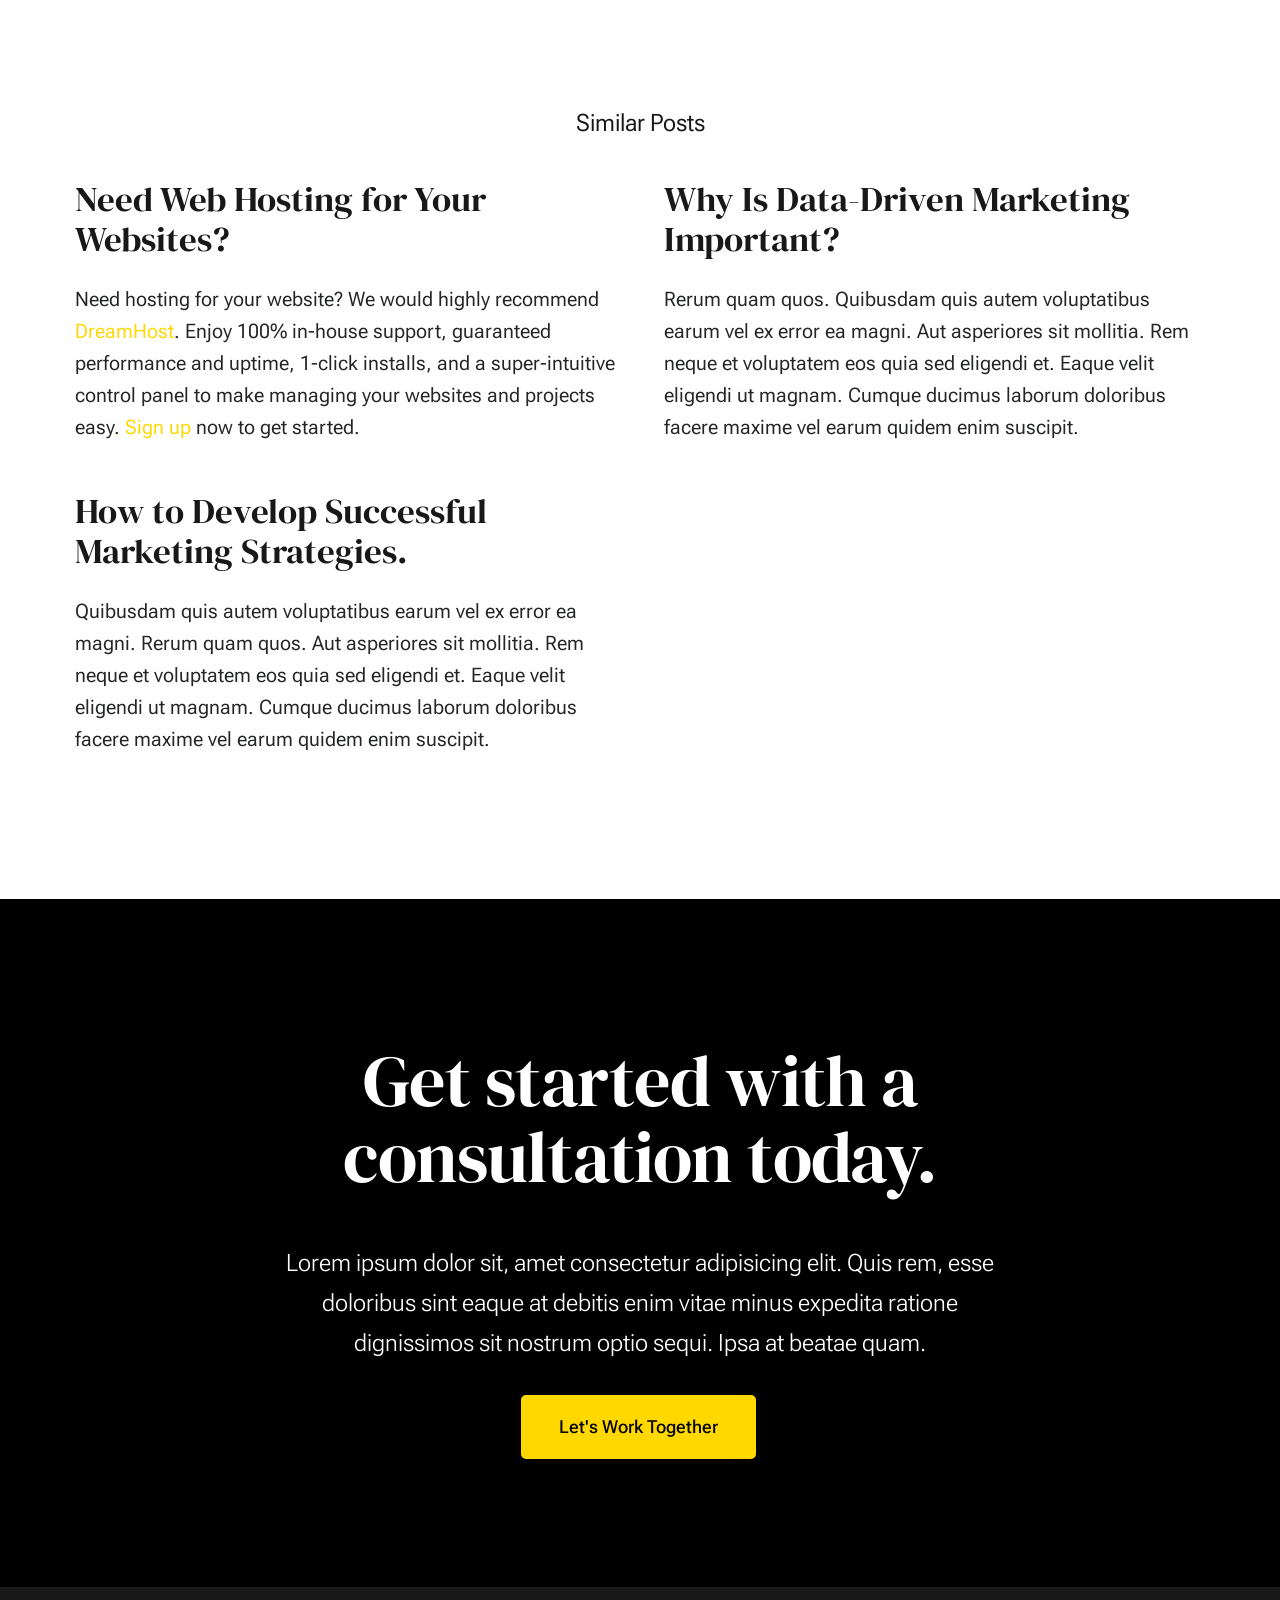
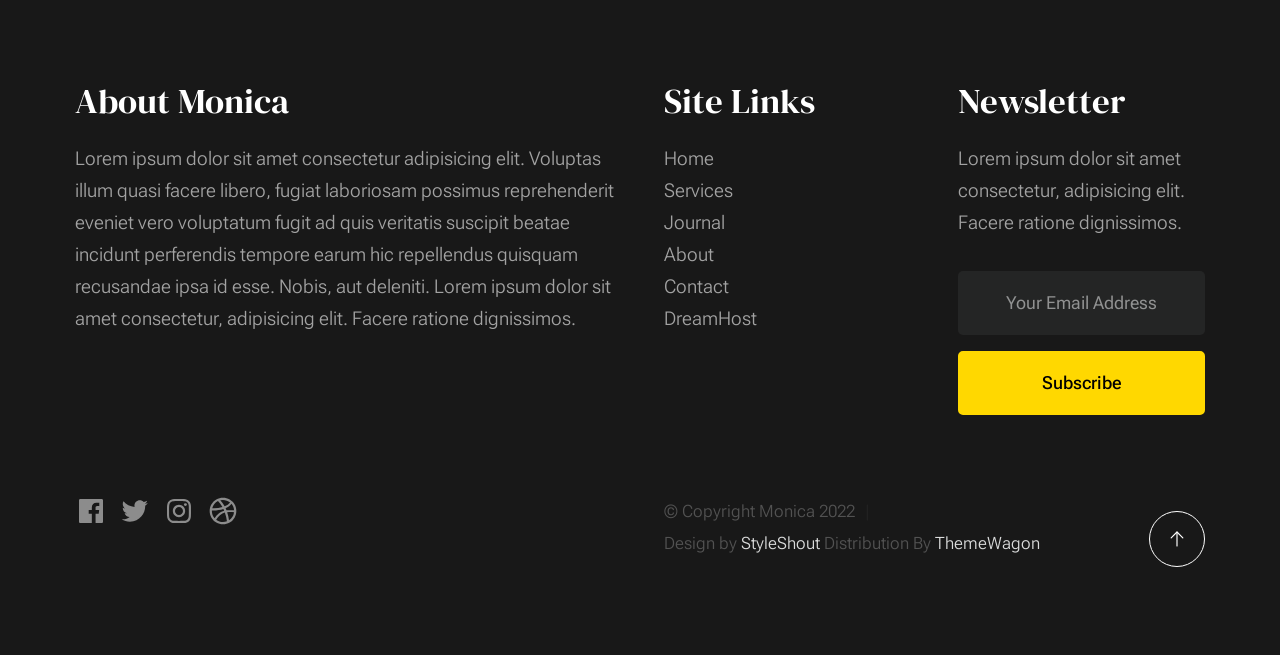
<file: single.html>
<!DOCTYPE html>
<html lang="en" class="no-js" >
<head>

    <!--- basic page needs
    ================================================== -->
    <meta charset="utf-8">
    <meta name="viewport" content="width=device-width, initial-scale=1">
    <title>Single - Monica</title>

    <script>
        document.documentElement.classList.remove('no-js');
        document.documentElement.classList.add('js');
    </script>

    <!-- CSS
    ================================================== -->
    <link rel="stylesheet" href="css/vendor.css">
    <link rel="stylesheet" href="css/styles.css">

    <!-- favicons
    ================================================== -->
    <link rel="apple-touch-icon" sizes="180x180" href="apple-touch-icon.png">
    <link rel="icon" type="image/png" sizes="32x32" href="favicon-32x32.png">
    <link rel="icon" type="image/png" sizes="16x16" href="favicon-16x16.png">
    <link rel="manifest" href="site.webmanifest">

</head>


<body id="top">


    <!-- preloader
    ================================================== -->
    <div id="preloader">
        <div id="loader" class="dots-fade">
            <div></div>
            <div></div>
            <div></div>
        </div>
    </div>


    <!-- page wrap
    ================================================== -->
    <div id="page" class="s-pagewrap">


        <!-- # site header 
        ================================================== -->
        <header class="s-header">

            <div class="row s-header__inner width-sixteen-col">

                <div class="s-header__block">
                    <div class="s-header__logo">
                        <a class="logo" href="index.html">
                            <img src="images/logo.svg" alt="Homepage">
                        </a>
                    </div>

                    <a class="s-header__menu-toggle" href="#0"><span>Menu</span></a>
                </div> <!-- end s-header__block -->

                <nav class="s-header__nav">    
                    <ul class="s-header__menu-links">
                        <li><a href="about.html">About</a></li>
                        <li><a href="services.html">Services</a></li>
                        <li class="current"><a href="blog.html">Journal</a></li>
                        <li><a href="contact.html">Contact</a></li>
                    </ul> <!-- s-header__menu-links -->

                    <div class="s-header__contact">
                        <a href="contact.html" class="btn btn--primary s-header__contact-btn">Let's Work Together</a>
                        
                    </div> <!-- s-header__contact -->    
                </nav> <!-- end s-header__nav -->

            </div> <!-- end s-header__inner -->

        </header> <!-- end s-header -->


        <!-- # site main content
        ================================================== -->
        <article id="content" class="s-content entry">

            <div class="s-pageheader entry__header">
                <div class="row">
                    <div class="column xl-12">

                        <h1 class="entry__title">
                            5 Marketing Productivity Apps for Your Team
                        </h1> <!-- end entry__title -->

                        <div class="entry__meta">
                            <div class="entry__meta-date">
                                <svg width="24" height="24" fill="none" viewBox="0 0 24 24">
                                    <circle cx="12" cy="12" r="7.25" stroke="currentColor" stroke-width="1.5"></circle>
                                    <path stroke="currentColor" stroke-width="1.5" d="M12 8V12L14 14"></path>
                                </svg>
                                December 15, 2022 
                            </div>
                            <div class="entry__meta-cat">
                                <svg width="24" height="24" fill="none" viewBox="0 0 24 24">
                                    <path stroke="currentColor" stroke-linecap="round" stroke-linejoin="round" stroke-width="1.5" d="M19.25 17.25V9.75C19.25 8.64543 18.3546 7.75 17.25 7.75H4.75V17.25C4.75 18.3546 5.64543 19.25 6.75 19.25H17.25C18.3546 19.25 19.25 18.3546 19.25 17.25Z"></path>
                                    <path stroke="currentColor" stroke-linecap="round" stroke-linejoin="round" stroke-width="1.5" d="M13.5 7.5L12.5685 5.7923C12.2181 5.14977 11.5446 4.75 10.8127 4.75H6.75C5.64543 4.75 4.75 5.64543 4.75 6.75V11"></path>
                                </svg>                                      
                                <span class="cat-links">
                                    <a href="blog.html">Productivity</a>
                                    <a href="blog.html">Marketing</a>
                                </span>
                            </div>
                        </div> <!-- end entry__meta -->

                    </div>
                </div>
            </div> <!-- end entry__header --> 

            <div class="s-pagecontent entry__content">

                <div class="row entry__media">
                    <div class="column xl-12">
                        <figure class="featured-image">
                            <img src="images/thumbs/single/standard-1200.jpg" 
                                 srcset="images/thumbs/single/standard-2400.jpg 2400w, 
                                         images/thumbs/single/standard-1200.jpg 1200w, 
                                         images/thumbs/single/standard-600.jpg 600w" sizes="(max-width: 2400px) 100vw, 2400px" alt="">
                        </figure>
                    </div>
                </div> <!-- end entry__media -->

                <div class="row entry__primary width-narrower">
                    <div class="column xl-12"> 

                            <p class="lead">
                            Duis ex ad cupidatat tempor Excepteur cillum cupidatat fugiat nostrud cupidatat dolor 
                            sunt sint sit nisi est eu exercitation incididunt adipisicing veniam velit id fugiat 
                            enim mollit amet anim veniam dolor dolor irure velit commodo cillum sit nulla ullamco 
                            magna amet magna cupidatat qui labore cillum cillum cupidatat fugiat nostrud. </p> 

                            <p class="drop-cap">
                            Eligendi quam at quis. Sit vel neque quam consequuntur expedita quisquam. Incidunt quae 
                            qui error. Rerum non facere mollitia ut magnam laboriosam. Quisquam neque quia ex eligendi 
                            repellat illum quibusdam aut. Architecto quam consequuntur totam ratione reprehenderit est 
                            praesentium impedit maiores incididunt adipisicing veniam velit .
                            </p>
    
                            <p>
                            Duis ex ad cupidatat tempor Excepteur cillum cupidatat fugiat nostrud cupidatat dolor 
                            sunt sint sit nisi est eu exercitation incididunt adipisicing veniam velit id fugiat 
                            enim mollit amet anim veniam dolor dolor irure velit commodo cillum sit nulla ullamco 
                            magna amet magna cupidatat qui labore cillum sit in tempor veniam consequat non laborum 
                            adipisicing aliqua ea nisi sint ut quis proident ullamco ut dolore culpa occaecat ut 
                            laboris in sit minim cupidatat ut dolor voluptate enim veniam consequat occaecat fugiat 
                            in adipisicing in amet Ut nulla nisi non ut enim aliqua laborum mollit quis nostrud sed sed.
                            </p>
            
                            <figure class="alignwide">
                                <img src="images/sample-1200.jpg" 
                                     srcset="images/sample-2400.jpg 2400w, 
                                             images/sample-1200.jpg 1200w, 
                                             images/sample-600.jpg 600w" sizes="(max-width: 2400px) 100vw, 2400px" alt="">
                            </figure>
    
                            <p>
                            Duis ex ad cupidatat tempor Excepteur cillum cupidatat fugiat nostrud cupidatat dolor 
                            sunt sint sit nisi est eu exercitation incididunt adipisicing veniam velit id fugiat 
                            enim mollit amet anim veniam dolor dolor irure velit commodo cillum sit nulla ullamco 
                            magna amet magna cupidatat qui labore cillum sit in tempor veniam consequat non laborum 
                            adipisicing aliqua ea nisi sint ut quis proident ullamco ut dolore culpa occaecat ut 
                            laboris in sit minim cupidatat ut dolor voluptate enim veniam consequat occaecat fugiat 
                            in adipisicing in amet Ut nulla nisi non ut enim aliqua laborum mollit quis nostrud sed sed.
                            </p>
    
                            <h2>Large Heading</h2>
        
                            <p>
                            Harum quidem rerum facilis est et expedita distinctio. Nam libero tempore, cum soluta 
                            nobis est eligendi optio cumque nihil impedit quo minus <a href="http://#">omnis voluptas assumenda est</a> 
                            id quod maxime placeat facere possimus, omnis dolor repellendus. Temporibus autem quibusdam et 
                            aut officiis debitis aut rerum necessitatibus saepe eveniet ut et.</p>
    
                            <blockquote>
                                <p>
                                For God so loved the world, that he gave his only Son, that whoever believes in 
                                him should not perish but have eternal life. For God did not send his Son into 
                                the world to condemn the world, but in order that the world might be 
                                saved through him.
                                </p>
                                <cite>John 3:16-17 ESV</cite>
                            </blockquote>
    
                            <p>
                            Odio dignissimos ducimus qui blanditiis praesentium voluptatum deleniti atque corrupti dolores 
                            et quas molestias excepturi sint occaecati cupiditate non provident, similique sunt in culpa. 
                            Aenean eu leo quam. Pellentesque ornare sem lacinia quam venenatis vestibulum. Nulla vitae elit 
                            libero, a pharetra augue laboris in sit minim cupidatat ut dolor voluptate enim veniam consequat 
                            occaecat fugiat in adipisicing in amet Ut nulla nisi non ut enim aliqua laborum mollit quis nostrud sed sed..</p>
    
                            <h3>Smaller Heading</h3>
    
                            <p>
                            Quidem rerum facilis est et expedita distinctio. Nam libero tempore, cum soluta nobis est 
                            eligendi optio cumque nihil impedit quo minus id quod maxime placeat facere possimus, omnis voluptas 
                            assumenda est, omnis dolor repellendus.
                            </p>
    
                            <p>
                            Quidem rerum facilis est et expedita distinctio. Nam libero tempore, cum soluta nobis est 
                            eligendi optio cumque nihil impedit quo minus id quod maxime placeat facere possimus, omnis voluptas 
                            assumenda est, omnis dolor repellendus.
                            </p>
                                    
                            <p>
                            Odio dignissimos ducimus qui blanditiis praesentium voluptatum deleniti atque corrupti dolores et 
                            quas molestias excepturi sint occaecati cupiditate non provident, similique sunt in culpa.</p>
    
                            <ul>
                                <li>Donec nulla non metus auctor fringilla.
                                    <ul>
                                        <li>Lorem ipsum dolor sit amet.</li>
                                        <li>Lorem ipsum dolor sit amet.</li>
                                        <li>Lorem ipsum dolor sit amet.</li>
                                    </ul>
                                </li>
                                <li>Donec nulla non metus auctor fringilla.</li>
                                <li>Donec nulla non metus auctor fringilla.</li>
                            </ul>
    
                            <p>
                            Odio dignissimos ducimus qui blanditiis praesentium voluptatum deleniti atque corrupti dolores et quas 
                            molestias excepturi sint occaecati cupiditate non provident, similique sunt in culpa. Aenean eu leo quam. 
                            Pellentesque ornare sem lacinia quam venenatis vestibulum. Nulla vitae elit libero, a pharetra augue 
                            laboris in sit minim cupidatat ut dolor voluptate enim veniam consequat occaecat fugiat in adipisicing 
                            in amet Ut nulla nisi non ut enim aliqua laborum mollit quis nostrud sed sed.
                            </p>        

                            <div class="post-nav">
                                <div class="post-nav__prev">
                                    <a href="single-standard.html" rel="prev">
                                        <span>Prev</span>
                                        5 Effective Web Design Principles. 
                                    </a>
                                </div>
                                <div class="post-nav__next">
                                    <a href="single-standard.html" rel="next">
                                        <span>Next</span>
                                        How to Determine the Reach of Your Campaign
                                    </a>
                                </div>
                            </div> <!-- end post-nav -->                                                   
                   
                    </div> <!-- end column-->
                </div> <!-- end entry__primary -->    
                
                <div class="row related-posts">
                    <div class="column xl-12">

                        <h4 class="text-center">Similar Posts</h4>

                        <div class="grid-list-items">
                
                            <div class="grid-list-items__item blog-card">
                                <div class="blog-card__header">
                                    <h3 class="blog-card__title"><a href="https://www.dreamhost.com/r.cgi?287326">Need Web Hosting for Your Websites?</a></h3>
                                </div>
                                <div class="blog-card__text">
                                    <p>
                                    Need hosting for your website? We would highly recommend <a href="https://www.dreamhost.com/r.cgi?287326">DreamHost</a>.
                                    Enjoy 100% in-house support, guaranteed performance and uptime, 1-click installs, and a super-intuitive control 
                                    panel to make managing your websites and projects easy. <a href="https://www.dreamhost.com/r.cgi?287326">Sign up</a> now to get started.
                                    </p>
                                </div>
                            </div> <!-- end blog-card -->
                            <div class="grid-list-items__item blog-card">
                                <div class="blog-card__header">
                                    <h3 class="blog-card__title"><a href="single.html">Why Is Data-Driven Marketing Important?</a></h3>
                                </div>
                                <div class="blog-card__text">
                                    <p>
                                    Rerum quam quos. Quibusdam quis autem voluptatibus earum vel ex error ea magni. Aut asperiores 
                                    sit mollitia. Rem neque et voluptatem eos quia sed eligendi et. Eaque velit eligendi ut 
                                    magnam. Cumque ducimus laborum doloribus facere maxime vel earum quidem enim suscipit.
                                    </p>
                                </div>
                            </div> <!-- end blog-card -->
                            <div class="grid-list-items__item blog-card">
                                <div class="blog-card__header">
                                    <h3 class="blog-card__title"><a href="single.html">How to Develop Successful Marketing Strategies.</a></h3>
                                </div>
                                <div class="blog-card__text">
                                    <p>
                                    Quibusdam quis autem voluptatibus earum vel ex error ea magni. Rerum quam quos. Aut asperiores 
                                    sit mollitia. Rem neque et voluptatem eos quia sed eligendi et. Eaque velit eligendi ut 
                                    magnam. Cumque ducimus laborum doloribus facere maxime vel earum quidem enim suscipit.
                                    </p>
                                </div>
                            </div> <!-- end blog card -->
                        
                        </div> <!-- end grid-list-items -->
                          
                    </div> <!-- end column -->
                </div> <!-- end related-posts --> 

            </div> <!-- end entry__content -->

        </article> <!-- s-content entry-->
        

        <!-- # cta
        ================================================== -->
        <section id="cta" class="s-cta">

            <div class="row row-x-center text-center">
                <div class="column xl-8 lg-12">

                    <div class="s-cta__content">
                        <h2 class="text-display-title">
                        Get started with a consultation today.
                        </h2>
                        <p class="lead">
                        Lorem ipsum dolor sit, amet consectetur adipisicing elit. Quis rem, esse doloribus sint eaque at debitis enim vitae minus expedita ratione dignissimos sit nostrum optio sequi. Ipsa at beatae quam.
                        </p>
                        <a href="contact.html" class="btn btn--primary">Let's Work Together</a>
                    </div>

                </div>
            </div>

        </section> <!-- end s-cta -->


        <!-- # footer 
        ================================================== -->
        <footer class="s-footer">
            <div class="row s-footer__content">
                <div class="column xl-6 lg-6 md-12 s-footer__block s-footer__about">                    
                    <h3>About Monica</h3>
                    <p>
                    Lorem ipsum dolor sit amet consectetur adipisicing elit. Voluptas illum quasi facere libero, 
                    fugiat laboriosam possimus reprehenderit eveniet vero voluptatum fugit ad quis veritatis suscipit beatae 
                    incidunt perferendis tempore earum hic repellendus quisquam recusandae ipsa id esse. Nobis, aut deleniti.
                    Lorem ipsum dolor sit amet consectetur, adipisicing elit. Facere ratione dignissimos.
                    </p>               
                </div>                
                <div class="column xl-3 lg-6 md-12 s-footer__block s-footer__site-links">
                    <h3>Site Links</h3>
                    <ul class="link-list">
                        <li><a href="index.html">Home</a></li>
                        <li><a href="services.html">Services</a></li>
                        <li><a href="blog.html">Journal</a></li>
                        <li><a href="about.html">About</a></li>
                        <li><a href="contact.html">Contact</a></li>
                        <li><a href="https://www.dreamhost.com/r.cgi?287326">DreamHost</a></li>
                    </ul>
                </div>
                <div class="column xl-3 lg-6 md-12 tab-12 s-footer__block s-footer__newsletter">
                    <h3>Newsletter</h3>

                    <p>
                    Lorem ipsum dolor sit amet consectetur, adipisicing elit. Facere ratione dignissimos.
                    </p>

                    <div class="subscribe-form">
                        <form id="mc-form" class="mc-form">
                            <input type="email" name="EMAIL" id="mce-EMAIL" class="u-fullwidth text-center" placeholder="Your Email Address" title="The domain portion of the email address is invalid (the portion after the @)." pattern="^([^\x00-\x20\x22\x28\x29\x2c\x2e\x3a-\x3c\x3e\x40\x5b-\x5d\x7f-\xff]+|\x22([^\x0d\x22\x5c\x80-\xff]|\x5c[\x00-\x7f])*\x22)(\x2e([^\x00-\x20\x22\x28\x29\x2c\x2e\x3a-\x3c\x3e\x40\x5b-\x5d\x7f-\xff]+|\x22([^\x0d\x22\x5c\x80-\xff]|\x5c[\x00-\x7f])*\x22))*\x40([^\x00-\x20\x22\x28\x29\x2c\x2e\x3a-\x3c\x3e\x40\x5b-\x5d\x7f-\xff]+|\x5b([^\x0d\x5b-\x5d\x80-\xff]|\x5c[\x00-\x7f])*\x5d)(\x2e([^\x00-\x20\x22\x28\x29\x2c\x2e\x3a-\x3c\x3e\x40\x5b-\x5d\x7f-\xff]+|\x5b([^\x0d\x5b-\x5d\x80-\xff]|\x5c[\x00-\x7f])*\x5d))*(\.\w{2,})+$" required>
                            <input type="submit" name="subscribe" value="Subscribe" class="btn btn--primary btn--small u-fullwidth">
                            <!-- <div style="position: absolute; left: -5000px;" aria-hidden="true"><input type="text" name="b_cdb7b577e41181934ed6a6a44_9a91cfe7b3" tabindex="-1" value=""></div> -->
                            <div class="mc-status"></div>
                        </form>
                    </div>
                </div>
            </div>    
            
            <div class="row s-footer__bottom">
                <div class="column xl-6 lg-12">
                    <ul class="s-footer__social social-list">
                        <li>
                            <a href="#0">
                                <svg xmlns="http://www.w3.org/2000/svg" width="24" height="24" viewBox="0 0 24 24" style="fill:rgba(0, 0, 0, 1);transform:;-ms-filter:"><path d="M20,3H4C3.447,3,3,3.448,3,4v16c0,0.552,0.447,1,1,1h8.615v-6.96h-2.338v-2.725h2.338v-2c0-2.325,1.42-3.592,3.5-3.592 c0.699-0.002,1.399,0.034,2.095,0.107v2.42h-1.435c-1.128,0-1.348,0.538-1.348,1.325v1.735h2.697l-0.35,2.725h-2.348V21H20 c0.553,0,1-0.448,1-1V4C21,3.448,20.553,3,20,3z"></path></svg>
                                <span class="u-screen-reader-text">Facebook</span>
                            </a>
                        </li>
                        <li>
                            <a href="#0">
                                <svg xmlns="http://www.w3.org/2000/svg" width="24" height="24" viewBox="0 0 24 24" style="fill:rgba(0, 0, 0, 1);transform:;-ms-filter:"><path d="M19.633,7.997c0.013,0.175,0.013,0.349,0.013,0.523c0,5.325-4.053,11.461-11.46,11.461c-2.282,0-4.402-0.661-6.186-1.809 c0.324,0.037,0.636,0.05,0.973,0.05c1.883,0,3.616-0.636,5.001-1.721c-1.771-0.037-3.255-1.197-3.767-2.793 c0.249,0.037,0.499,0.062,0.761,0.062c0.361,0,0.724-0.05,1.061-0.137c-1.847-0.374-3.23-1.995-3.23-3.953v-0.05 c0.537,0.299,1.16,0.486,1.82,0.511C3.534,9.419,2.823,8.184,2.823,6.787c0-0.748,0.199-1.434,0.548-2.032 c1.983,2.443,4.964,4.04,8.306,4.215c-0.062-0.3-0.1-0.611-0.1-0.923c0-2.22,1.796-4.028,4.028-4.028 c1.16,0,2.207,0.486,2.943,1.272c0.91-0.175,1.782-0.512,2.556-0.973c-0.299,0.935-0.936,1.721-1.771,2.22 c0.811-0.088,1.597-0.312,2.319-0.624C21.104,6.712,20.419,7.423,19.633,7.997z"></path></svg>
                                <span class="u-screen-reader-text">Twitter</span>
                            </a>
                        </li>
                        <li>
                            <a href="#0">
                                <svg xmlns="http://www.w3.org/2000/svg" width="24" height="24" viewBox="0 0 24 24" style="fill:rgba(0, 0, 0, 1);transform:;-ms-filter:"><path d="M11.999,7.377c-2.554,0-4.623,2.07-4.623,4.623c0,2.554,2.069,4.624,4.623,4.624c2.552,0,4.623-2.07,4.623-4.624 C16.622,9.447,14.551,7.377,11.999,7.377L11.999,7.377z M11.999,15.004c-1.659,0-3.004-1.345-3.004-3.003 c0-1.659,1.345-3.003,3.004-3.003s3.002,1.344,3.002,3.003C15.001,13.659,13.658,15.004,11.999,15.004L11.999,15.004z"></path><circle cx="16.806" cy="7.207" r="1.078"></circle><path d="M20.533,6.111c-0.469-1.209-1.424-2.165-2.633-2.632c-0.699-0.263-1.438-0.404-2.186-0.42 c-0.963-0.042-1.268-0.054-3.71-0.054s-2.755,0-3.71,0.054C7.548,3.074,6.809,3.215,6.11,3.479C4.9,3.946,3.945,4.902,3.477,6.111 c-0.263,0.7-0.404,1.438-0.419,2.186c-0.043,0.962-0.056,1.267-0.056,3.71c0,2.442,0,2.753,0.056,3.71 c0.015,0.748,0.156,1.486,0.419,2.187c0.469,1.208,1.424,2.164,2.634,2.632c0.696,0.272,1.435,0.426,2.185,0.45 c0.963,0.042,1.268,0.055,3.71,0.055s2.755,0,3.71-0.055c0.747-0.015,1.486-0.157,2.186-0.419c1.209-0.469,2.164-1.424,2.633-2.633 c0.263-0.7,0.404-1.438,0.419-2.186c0.043-0.962,0.056-1.267,0.056-3.71s0-2.753-0.056-3.71C20.941,7.57,20.801,6.819,20.533,6.111z M19.315,15.643c-0.007,0.576-0.111,1.147-0.311,1.688c-0.305,0.787-0.926,1.409-1.712,1.711c-0.535,0.199-1.099,0.303-1.67,0.311 c-0.95,0.044-1.218,0.055-3.654,0.055c-2.438,0-2.687,0-3.655-0.055c-0.569-0.007-1.135-0.112-1.669-0.311 c-0.789-0.301-1.414-0.923-1.719-1.711c-0.196-0.534-0.302-1.099-0.311-1.669c-0.043-0.95-0.053-1.218-0.053-3.654 c0-2.437,0-2.686,0.053-3.655c0.007-0.576,0.111-1.146,0.311-1.687c0.305-0.789,0.93-1.41,1.719-1.712 c0.534-0.198,1.1-0.303,1.669-0.311c0.951-0.043,1.218-0.055,3.655-0.055c2.437,0,2.687,0,3.654,0.055 c0.571,0.007,1.135,0.112,1.67,0.311c0.786,0.303,1.407,0.925,1.712,1.712c0.196,0.534,0.302,1.099,0.311,1.669 c0.043,0.951,0.054,1.218,0.054,3.655c0,2.436,0,2.698-0.043,3.654H19.315z"></path></svg>
                                <span class="u-screen-reader-text">Instagram</span>
                            </a>
                        </li>
                        <li>
                            <a href="#0">
                                <svg xmlns="http://www.w3.org/2000/svg" width="24" height="24" viewBox="0 0 24 24" style="fill: rgba(0, 0, 0, 1);transform: ;msFilter:;"><path d="M20.66 6.98a9.932 9.932 0 0 0-3.641-3.64C15.486 2.447 13.813 2 12 2s-3.486.447-5.02 1.34c-1.533.893-2.747 2.107-3.64 3.64S2 10.187 2 12s.446 3.487 1.34 5.02a9.924 9.924 0 0 0 3.641 3.64C8.514 21.553 10.187 22 12 22s3.486-.447 5.02-1.34a9.932 9.932 0 0 0 3.641-3.64C21.554 15.487 22 13.813 22 12s-.446-3.487-1.34-5.02zM12 3.66c2 0 3.772.64 5.32 1.919-.92 1.174-2.286 2.14-4.1 2.9-1.002-1.813-2.088-3.327-3.261-4.54A7.715 7.715 0 0 1 12 3.66zM5.51 6.8a8.116 8.116 0 0 1 2.711-2.22c1.212 1.201 2.325 2.7 3.34 4.5-2 .6-4.114.9-6.341.9-.573 0-1.006-.013-1.3-.04A8.549 8.549 0 0 1 5.51 6.8zM3.66 12c0-.054.003-.12.01-.2.007-.08.01-.146.01-.2.254.014.641.02 1.161.02 2.666 0 5.146-.367 7.439-1.1.187.373.381.793.58 1.26-1.32.293-2.674 1.006-4.061 2.14S6.4 16.247 5.76 17.5c-1.4-1.587-2.1-3.42-2.1-5.5zM12 20.34c-1.894 0-3.594-.587-5.101-1.759.601-1.187 1.524-2.322 2.771-3.401 1.246-1.08 2.483-1.753 3.71-2.02a29.441 29.441 0 0 1 1.56 6.62 8.166 8.166 0 0 1-2.94.56zm7.08-3.96a8.351 8.351 0 0 1-2.58 2.621c-.24-2.08-.7-4.107-1.379-6.081.932-.066 1.765-.1 2.5-.1.799 0 1.686.034 2.659.1a8.098 8.098 0 0 1-1.2 3.46zm-1.24-5c-1.16 0-2.233.047-3.22.14a27.053 27.053 0 0 0-.68-1.62c2.066-.906 3.532-2.006 4.399-3.3 1.2 1.414 1.854 3.027 1.96 4.84-.812-.04-1.632-.06-2.459-.06z"></path></svg>
                                <span class="u-screen-reader-text">Dribbble</span>
                            </a>
                        </li>
                    </ul> <!-- end s-footer__social -->
                </div>
                <div class="column xl-6 lg-12">
                    <p class="ss-copyright">
                        <span>© Copyright Monica 2022</span> 
                        <span>Design by <a href="https://www.styleshout.com/">StyleShout</a> Distribution By <a href="https://themewagon.com">ThemeWagon</a></span>
                    </p>
                </div>

                <div class="ss-go-top">
                    <a class="smoothscroll" title="Back to Top" href="#top">
                        <svg xmlns="http://www.w3.org/2000/svg" viewBox="0 0 24 24" width="36" height="36" fill="none" stroke="#ffffff" stroke-width="1" stroke-linecap="round" stroke-linejoin="round">&lt;!--!  Atomicons Free 1.00 by @atisalab License - https://atomicons.com/license/ (Icons: CC BY 4.0) Copyright 2021 Atomicons --&gt;<polyline points="17 11 12 6 7 11"></polyline><line x1="12" y1="18" x2="12" y2="6"></line></svg>
                    </a>
                </div> <!-- end ss-go-top -->
            </div>
            
        </footer> <!-- end s-footer -->

    </div> <!-- end page-wrap -->

    <!-- Java Script
    ================================================== -->
    <script src="js/plugins.js"></script>
    <script src="js/main.js"></script>

</body>
</html>
</file>
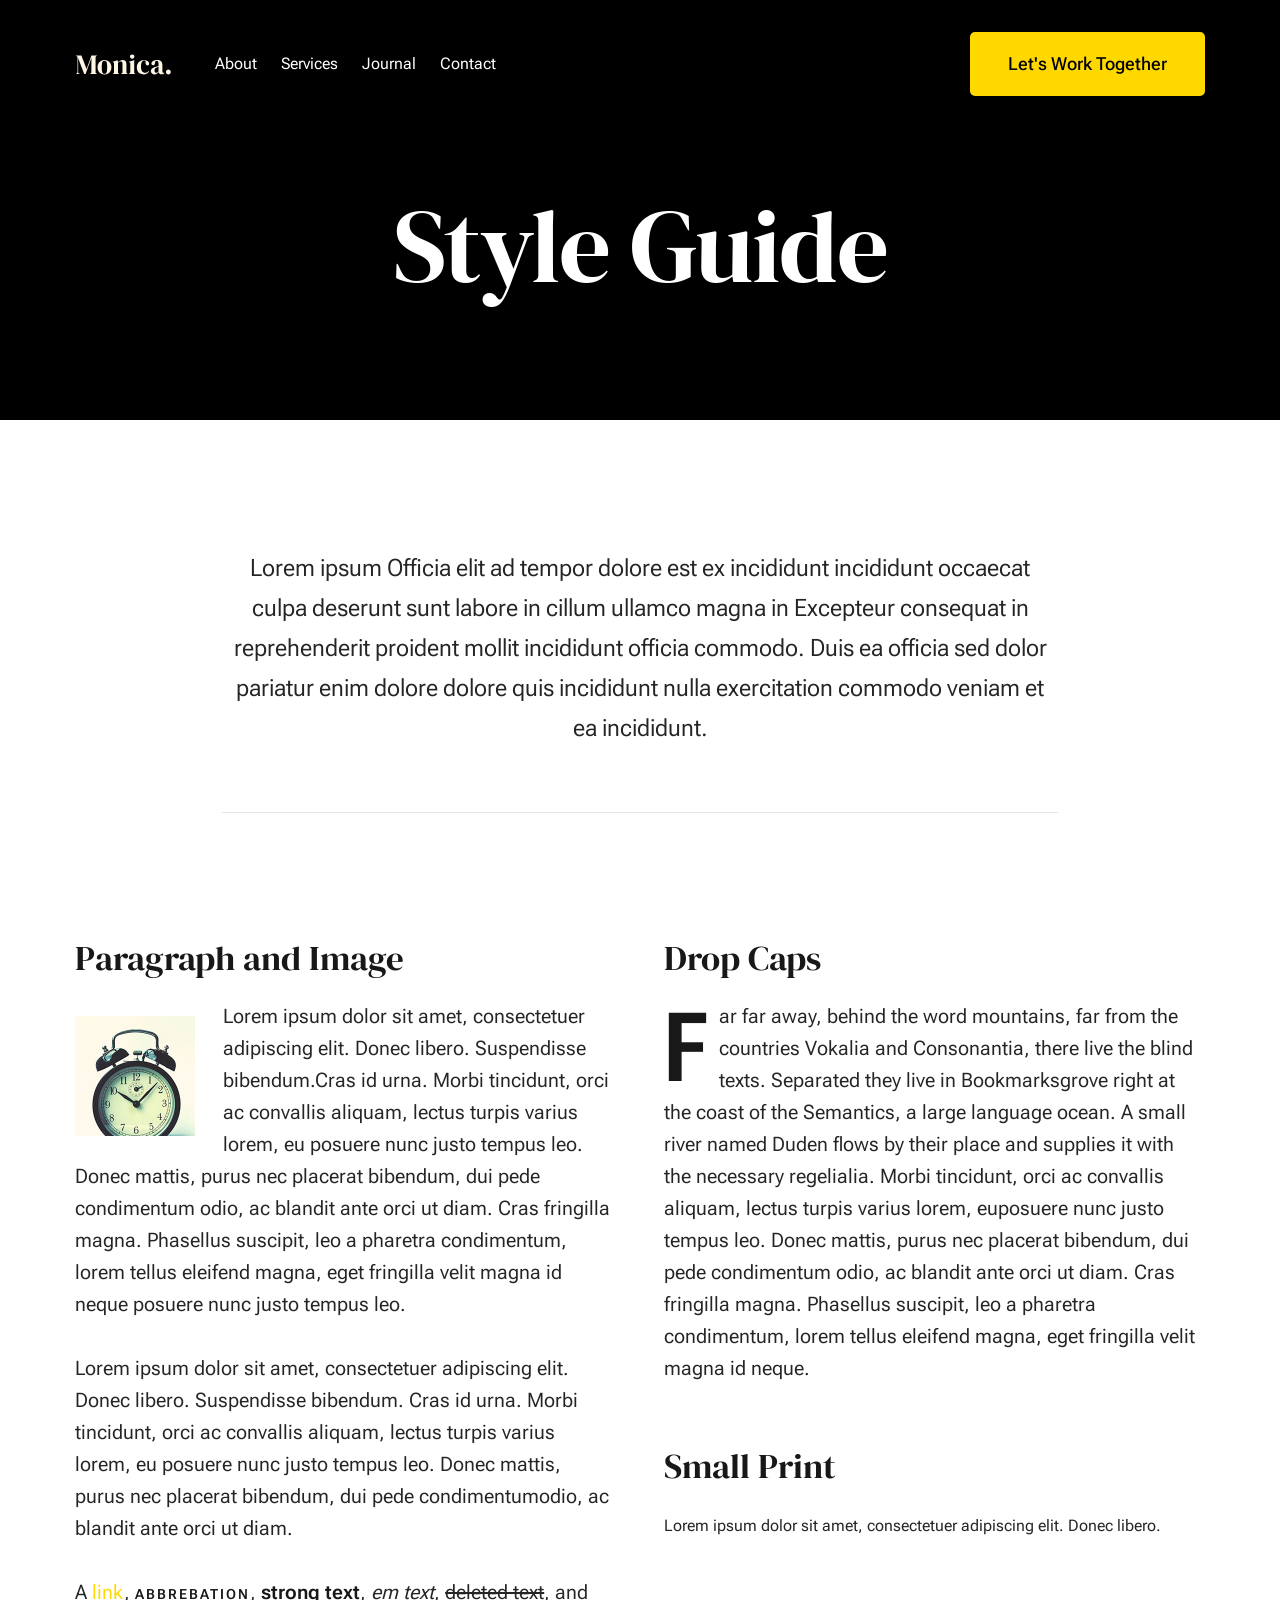
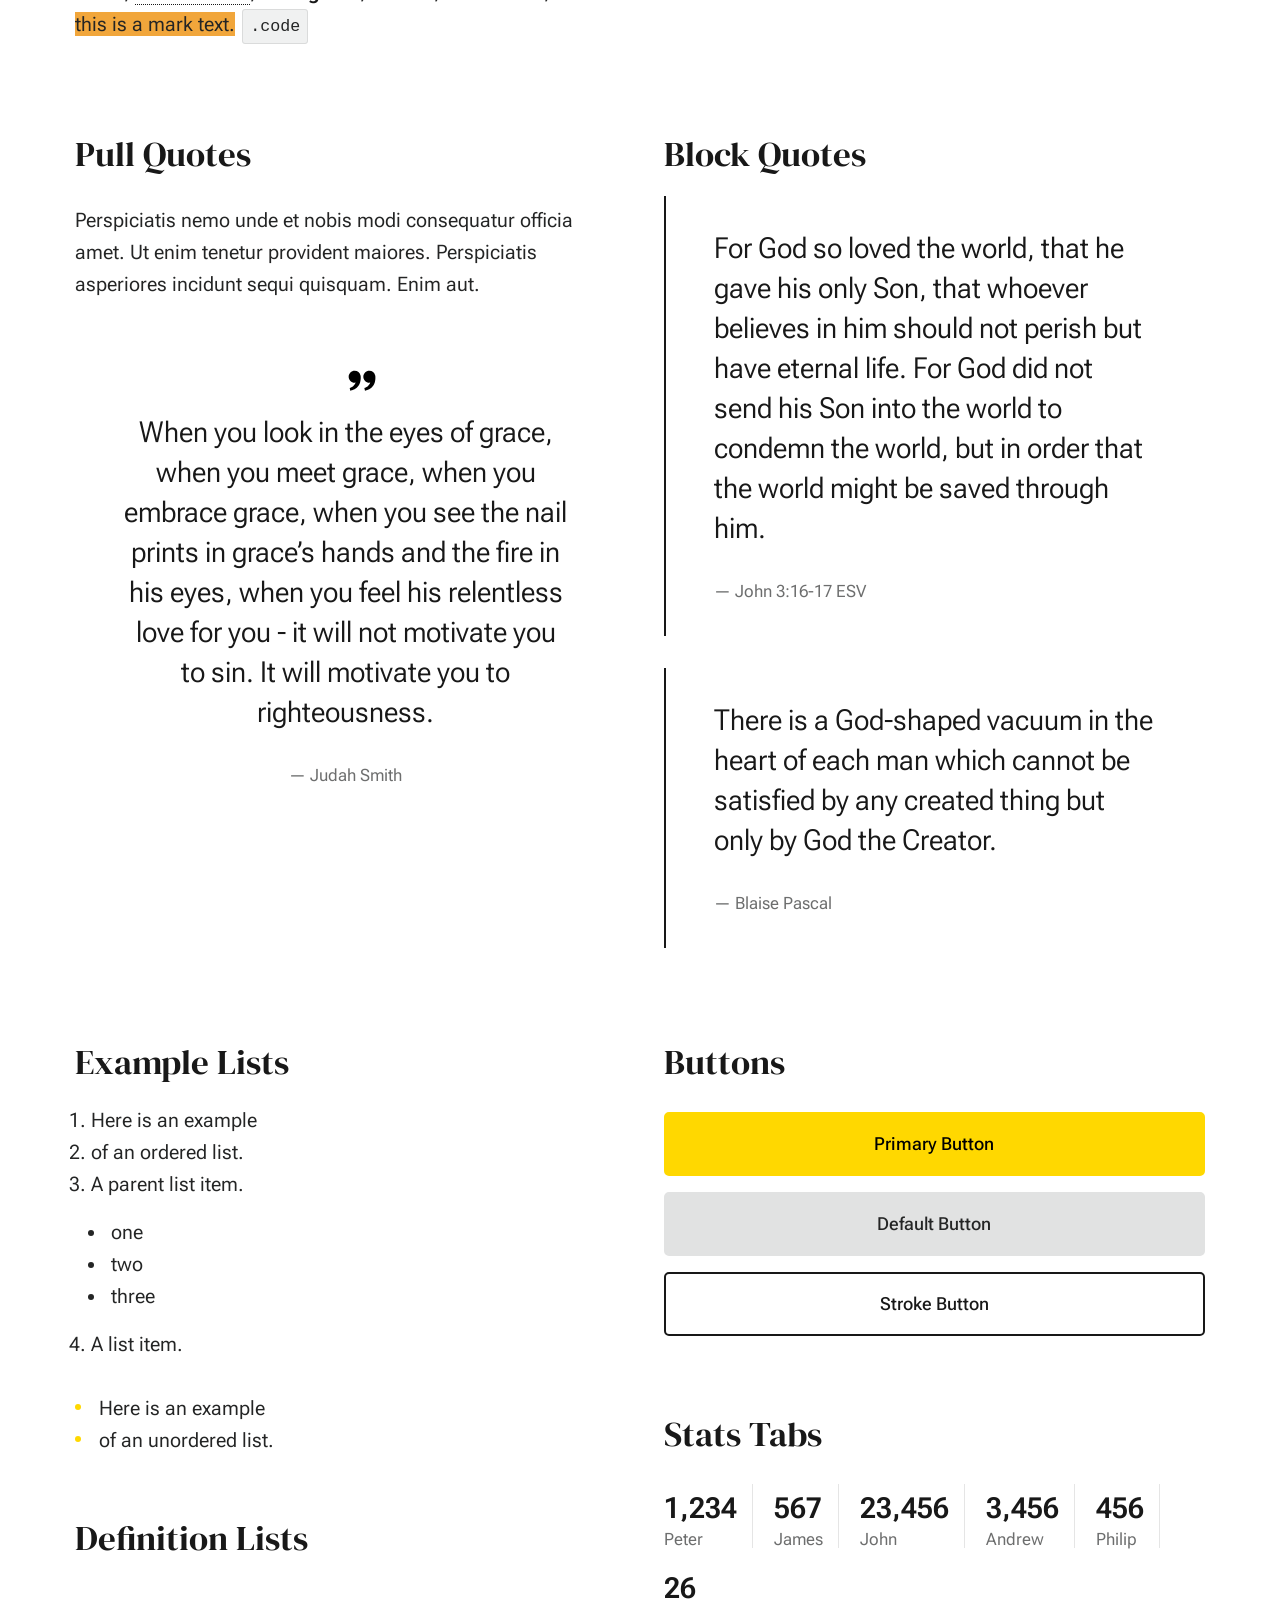
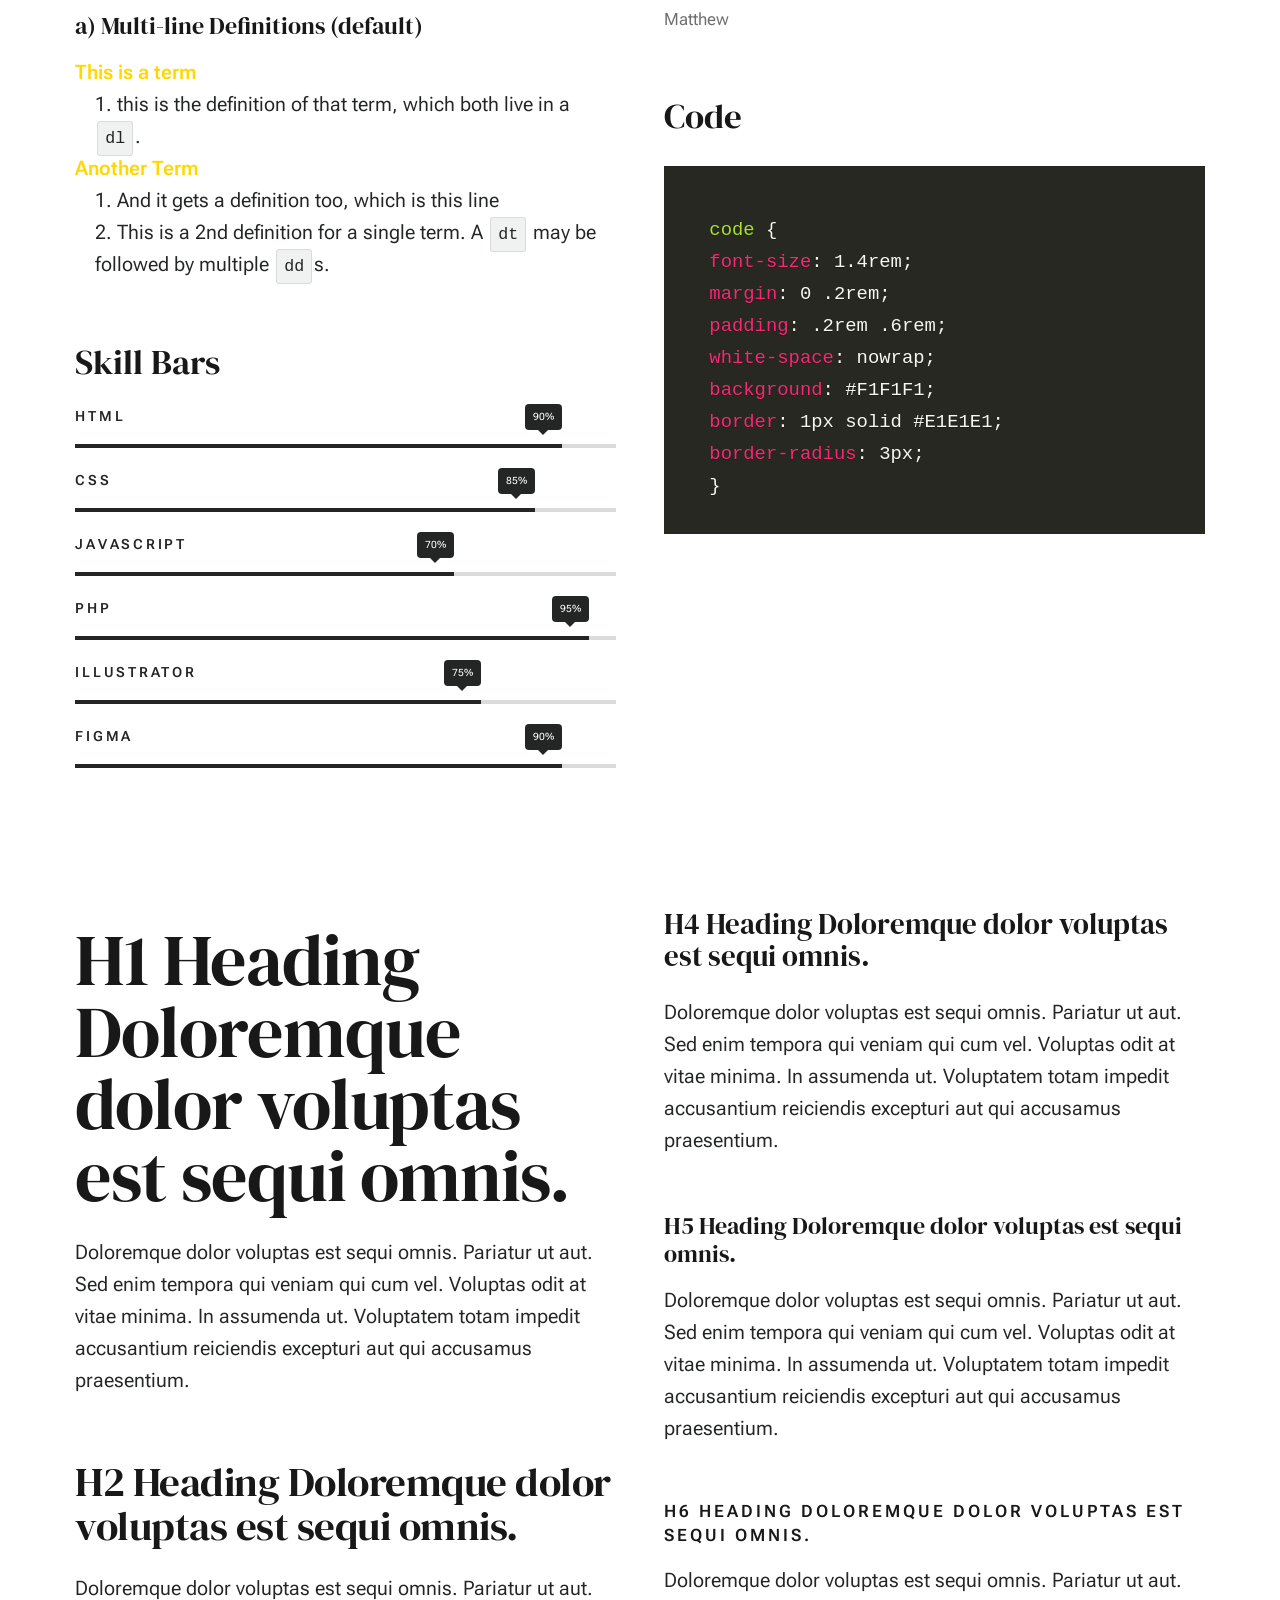
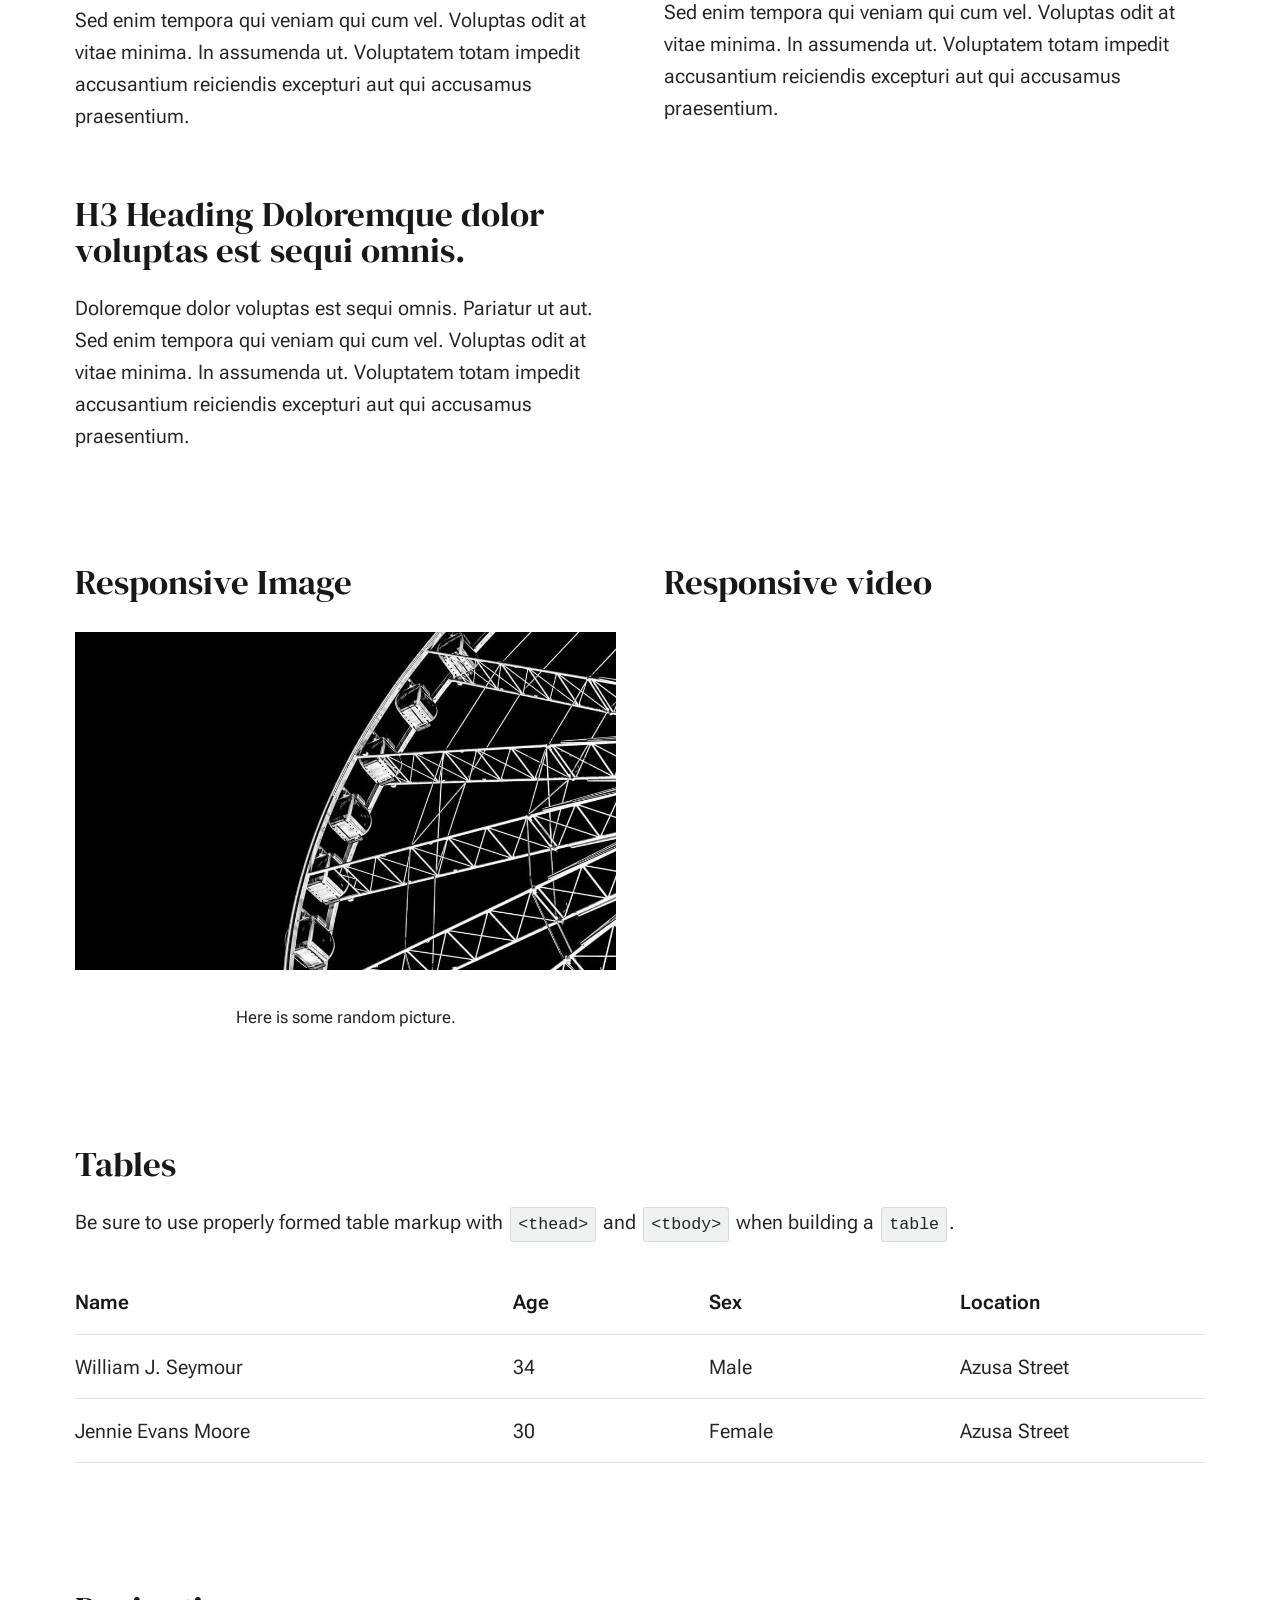
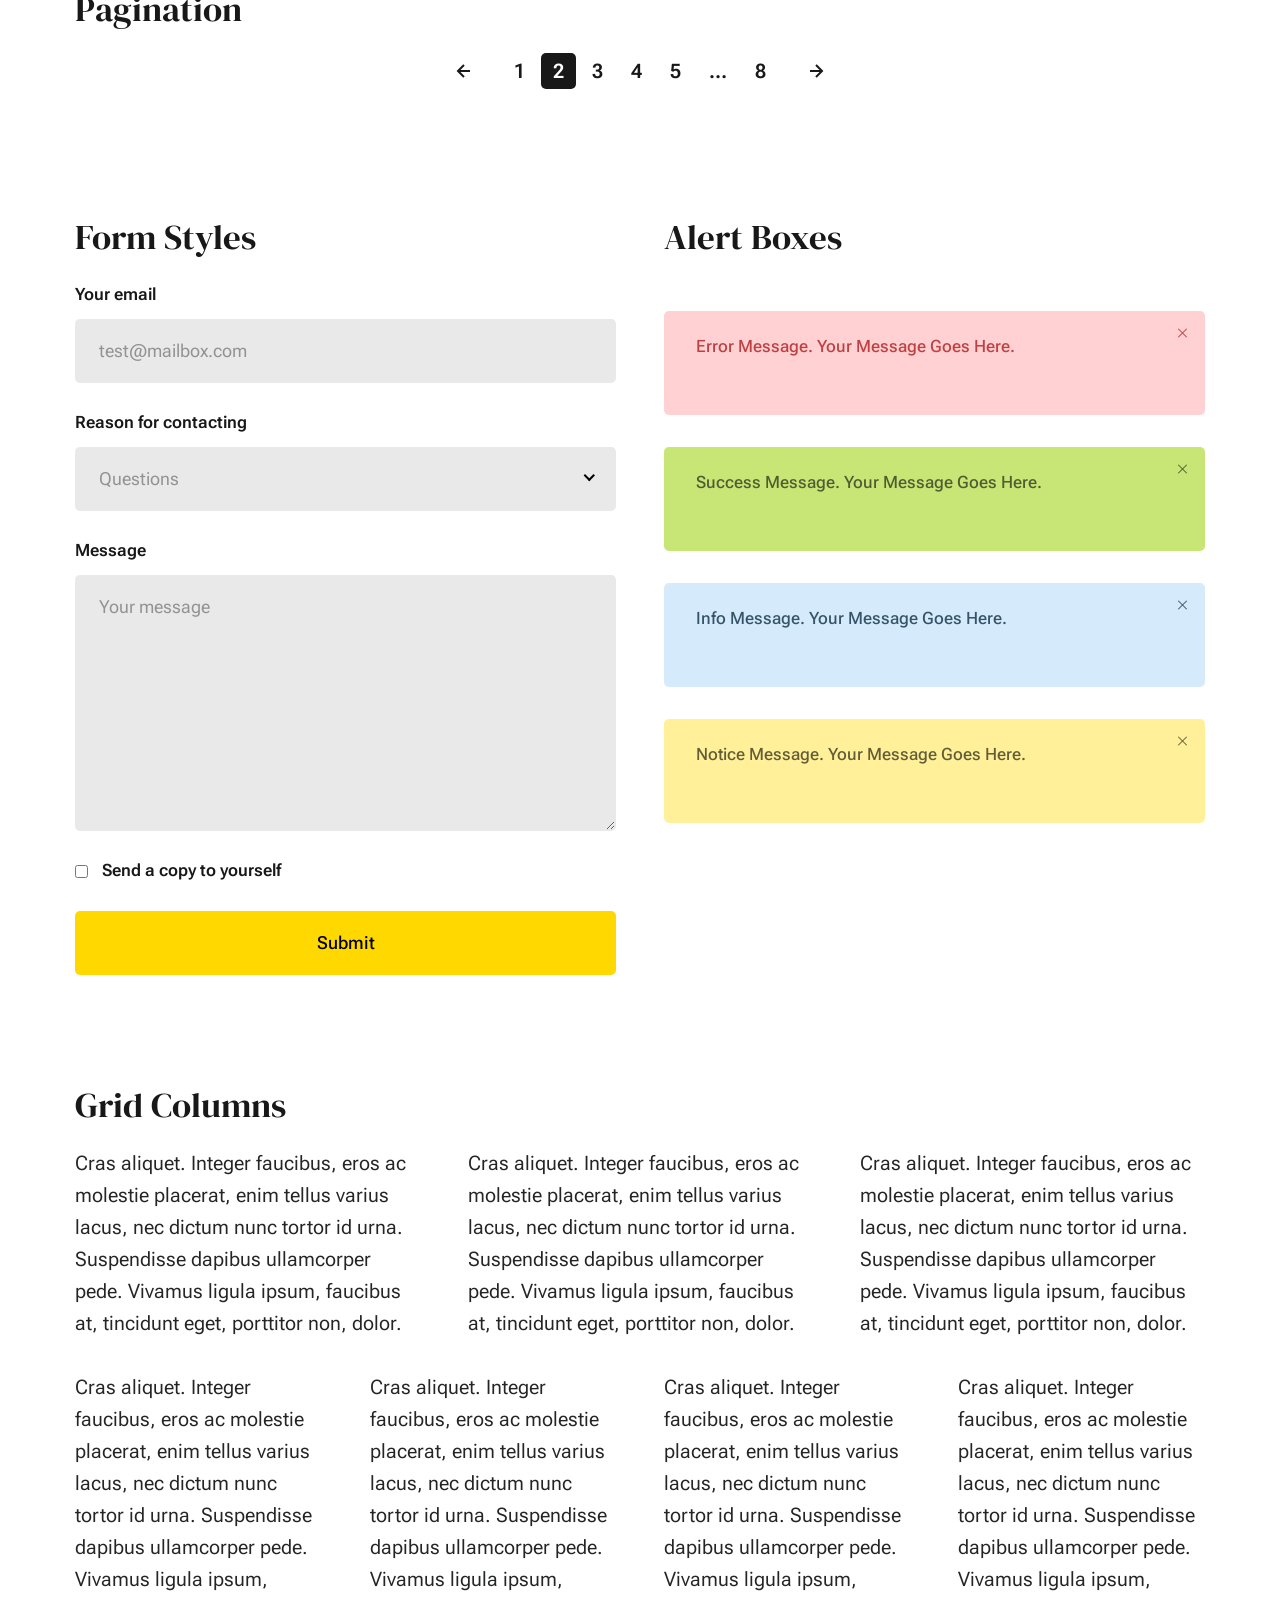
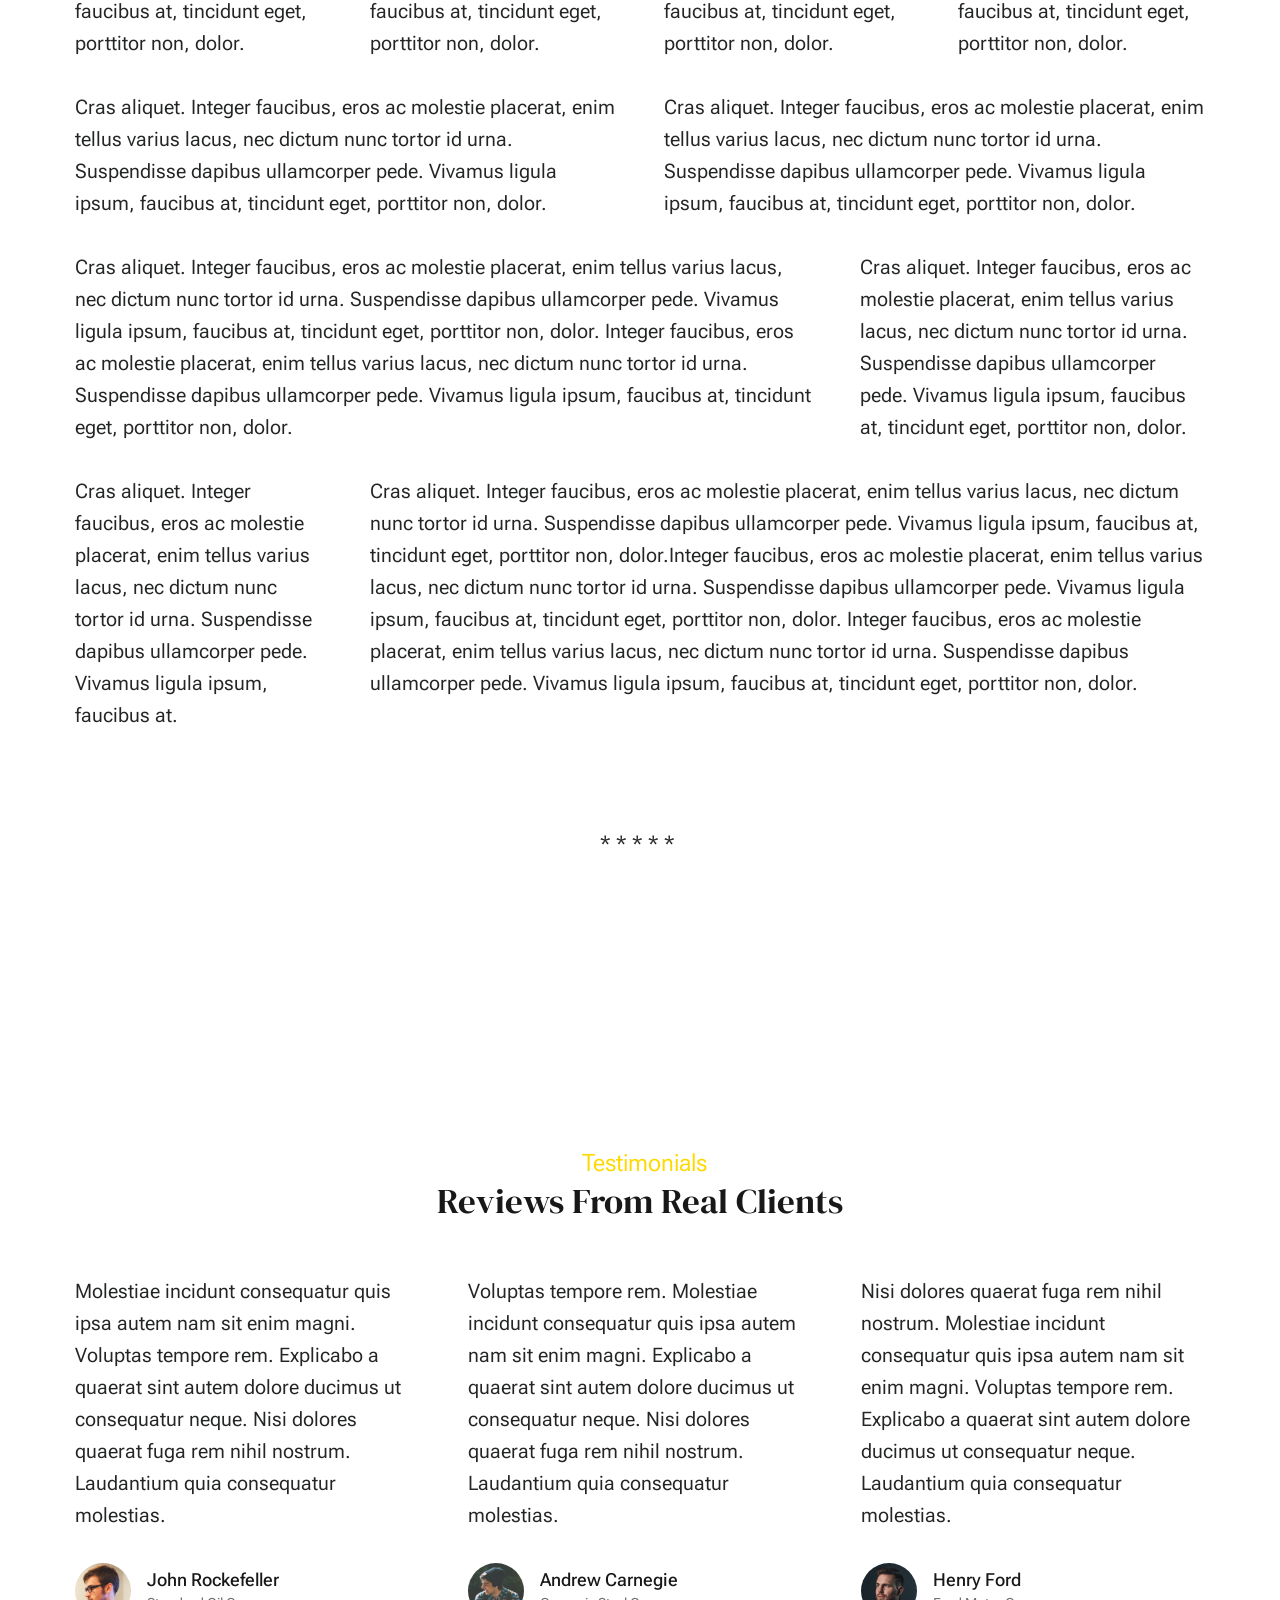
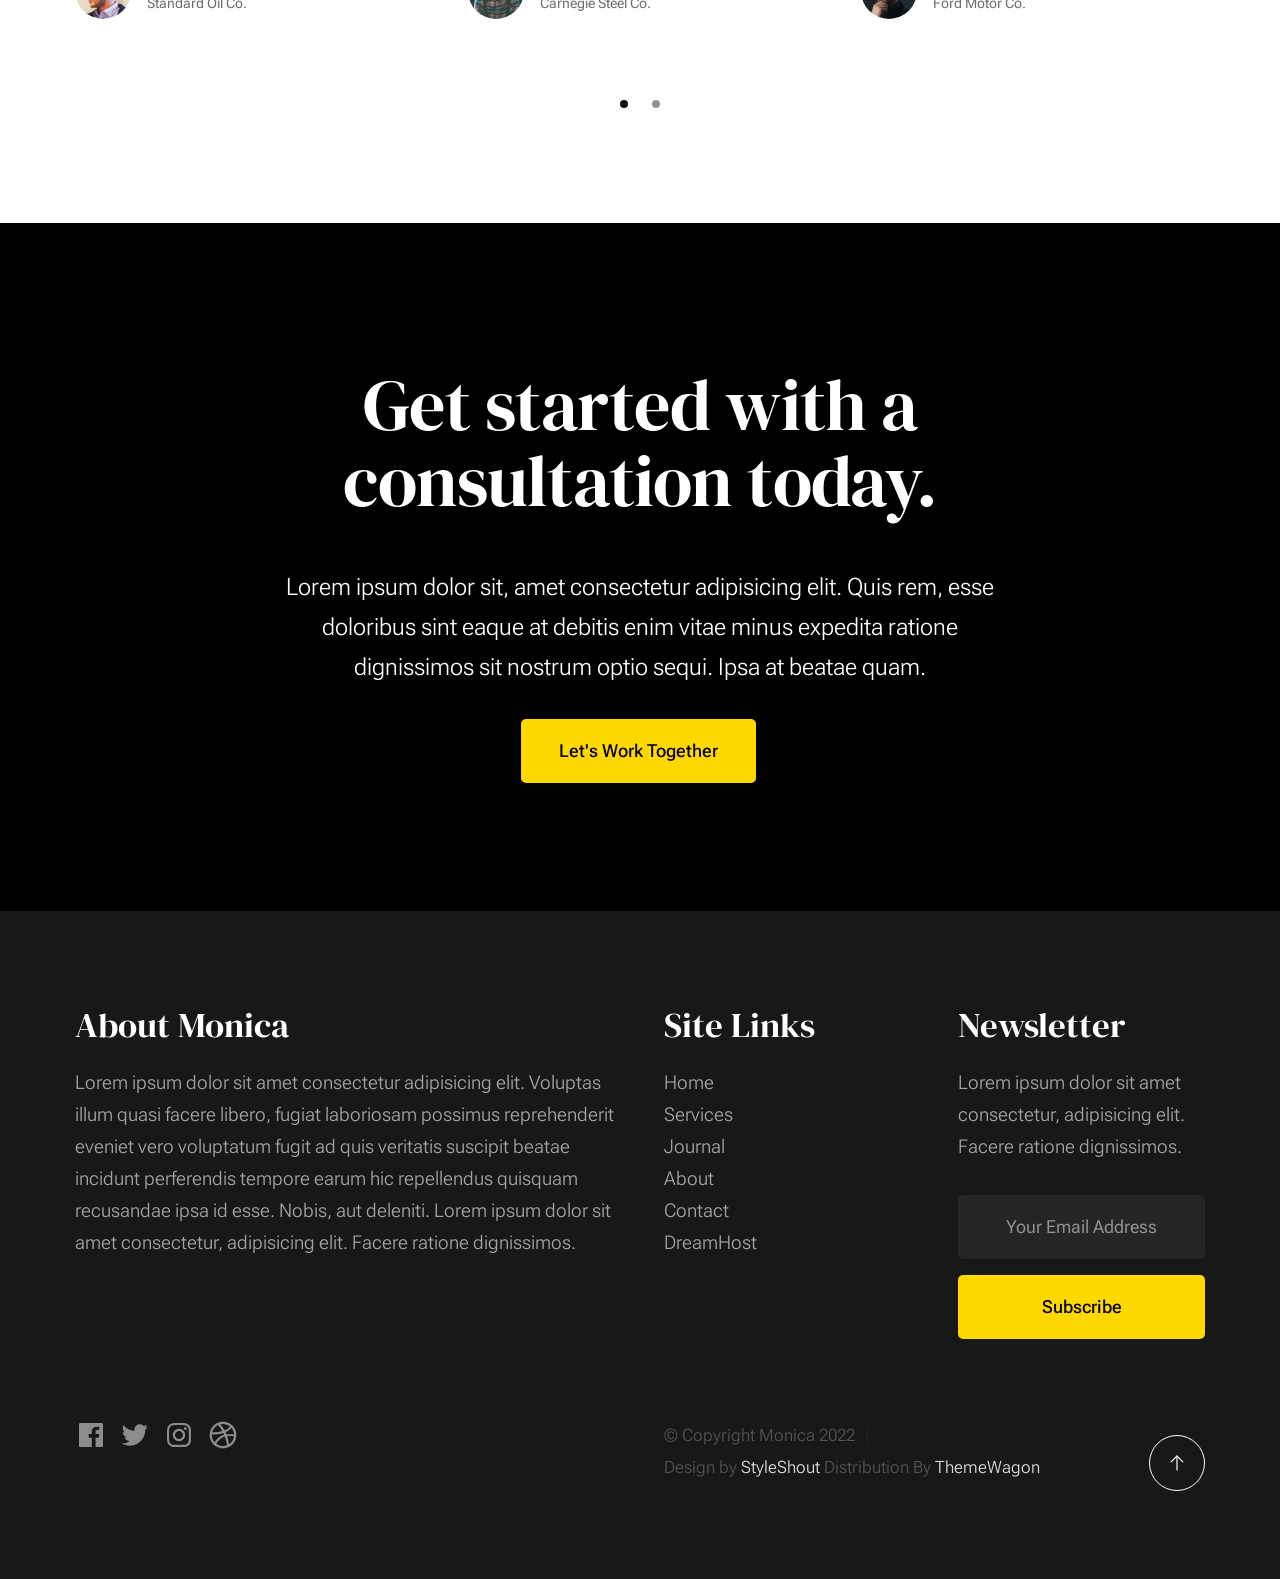
<file: styles.html>
<!DOCTYPE html>
<html lang="en" class="no-js" >
<head>

    <!--- basic page needs
    ================================================== -->
    <meta charset="utf-8">
    <meta name="viewport" content="width=device-width, initial-scale=1">
    <title>Styles - Monica</title>

    <script>
        document.documentElement.classList.remove('no-js');
        document.documentElement.classList.add('js');
    </script>

    <!-- CSS
    ================================================== -->
    <link rel="stylesheet" href="css/vendor.css">
    <link rel="stylesheet" href="css/styles.css">

    <!-- favicons
    ================================================== -->
    <link rel="apple-touch-icon" sizes="180x180" href="apple-touch-icon.png">
    <link rel="icon" type="image/png" sizes="32x32" href="favicon-32x32.png">
    <link rel="icon" type="image/png" sizes="16x16" href="favicon-16x16.png">
    <link rel="manifest" href="site.webmanifest">

</head>


<body id="top">


    <!-- preloader
    ================================================== -->
    <div id="preloader">
        <div id="loader" class="dots-fade">
            <div></div>
            <div></div>
            <div></div>
        </div>
    </div>


    <!-- page wrap
    ================================================== -->
    <div id="page" class="s-pagewrap">


        <!-- # site header 
        ================================================== -->
        <header class="s-header">

            <div class="row s-header__inner width-sixteen-col">

                <div class="s-header__block">
                    <div class="s-header__logo">
                        <a class="logo" href="index.html">
                            <img src="images/logo.svg" alt="Homepage">
                        </a>
                    </div>

                    <a class="s-header__menu-toggle" href="#0"><span>Menu</span></a>
                </div> <!-- end s-header__block -->

                <nav class="s-header__nav">
    
                    <ul class="s-header__menu-links">
                        <li><a href="about.html">About</a></li>
                        <li><a href="services.html">Services</a></li>
                        <li><a href="blog.html">Journal</a></li>
                        <li><a href="contact.html">Contact</a></li>
                    </ul> <!-- s-header__menu-links -->

                    <div class="s-header__contact">
                        <a href="contact.html" class="btn btn--primary s-header__contact-btn">Let's Work Together</a>                        
                    </div> <!-- s-header__contact -->
    
                </nav> <!-- end s-header__nav -->

            </div> <!-- end s-header__inner -->

        </header> <!-- end s-header -->


        <!-- # site main content
        ================================================== -->
        <section id="content" class="s-content">

               <section class="s-pageheader pageheader">
                    <div class="row">
                        <div class="column xl-12">
                            <h1 class="page-title">
                               Style Guide
                            </h1>                            
                        </div>
                    </div>
               </section> <!-- end pageheader --> 

               <section class="s-pagecontent pagecontent">

                    <div class="row row-x-center text-center">

                        <div class="column tab-12 xl-9">
            
                            <p class="lead">Lorem ipsum Officia elit ad tempor dolore est ex incididunt incididunt occaecat culpa deserunt 
                            sunt labore in cillum ullamco magna in Excepteur consequat in reprehenderit proident mollit incididunt officia commodo.
                            Duis ea officia sed dolor pariatur enim dolore dolore quis incididunt nulla exercitation commodo veniam et ea incididunt.
                            </p>
            
                            <hr>
                        </div>
            
                    </div> <!-- end row -->
            
                    <div class="row">
            
                        <div class="column mob-12 md-6 stack-on-900">
            
                            <h3>Paragraph and Image</h3>
            
                            <p><a href="#"><img width="120" height="120" class="u-pull-left" alt="sample-image" src="images/sample-image.jpg"></a>
                            Lorem ipsum dolor sit amet, consectetuer adipiscing elit. Donec libero. Suspendisse bibendum.Cras id urna. Morbi 
                            tincidunt, orci ac convallis aliquam, lectus turpis varius lorem, eu posuere nunc justo tempus leo. Donec mattis, 
                            purus nec placerat bibendum, dui pede condimentum odio, ac blandit ante orci ut diam. Cras fringilla magna. 
                            Phasellus suscipit, leo a pharetra condimentum, lorem tellus eleifend magna, eget fringilla velit magna id 
                            neque posuere nunc justo tempus leo. </p>
            
                            <p>
                            Lorem ipsum dolor sit amet, consectetuer adipiscing elit. Donec libero. Suspendisse bibendum. Cras id urna. 
                            Morbi tincidunt, orci ac convallis aliquam, lectus turpis varius lorem, eu posuere nunc justo tempus leo. 
                            Donec mattis, purus nec placerat bibendum, dui pede condimentumodio, ac blandit ante orci ut diam.	
                            </p>
            
                            <p>A <a href="#">link</a>,
                            <abbr title="this really isn't a very good description">abbrebation</abbr>,
                            <strong>strong text</strong>,
                            <em>em text</em>,
                            <del>deleted text</del>, and
                            <mark>this is a mark text.</mark>
                            <code>.code</code>
                            </p>
            
                        </div>
            
                        <div class="column mob-12 md-6">
            
                            <h3>Drop Caps</h3>
            
                            <p class="drop-cap">Far far away, behind the word mountains, far from the countries Vokalia and Consonantia,
                            there live the blind texts. Separated they live in Bookmarksgrove right at the coast of the
                            Semantics, a large language ocean. A small river named Duden flows by their place and supplies it with the 
                            necessary regelialia. Morbi tincidunt, orci ac convallis aliquam, lectus turpis varius lorem, 
                            euposuere nunc justo tempus leo. Donec mattis, purus nec placerat bibendum, dui pede condimentum odio, 
                            ac blandit ante orci ut diam. Cras fringilla magna. Phasellus suscipit, leo a pharetra condimentum, 
                            lorem tellus eleifend magna, eget fringilla velit magna id neque.
                            </p>
            
                            <h3>Small Print</h3>
            
                            <p><small>Lorem ipsum dolor sit amet, consectetuer adipiscing elit. Donec libero.</small></p>
                            
                    
            
                        </div>
            
                    </div> <!-- end row -->
            
                    <div class="row">
            
                        <div class="column xl-6 md-12">
            
                            <h3 class="u-add-bottom">Pull Quotes</h3>
            
                            <p>
                            Perspiciatis nemo unde et nobis modi consequatur officia amet. Ut enim 
                            tenetur provident maiores. Perspiciatis asperiores incidunt sequi 
                            quisquam. Enim aut. 
                            </p>
            
                            <figure class="pull-quote">
                                <blockquote>
                                    <p>
                                    When you look in the eyes of grace, when you meet grace, 
                                    when you embrace grace, when you see the nail prints in 
                                    grace’s hands and the fire in his eyes, when you feel his 
                                    relentless love for you - it will not motivate you to sin. 
                                    It will motivate you to righteousness.
                                    </p>
            
                                    <footer>
                                        <cite>Judah Smith</cite>
                                    </footer>
                                </blockquote>
                            </figure>
            
            
                        </div>
            
                        <div class="column xl-6 md-12">
            
                            <h3 class="h-add-bottom">Block Quotes</h3>
            
                            <blockquote cite="http://where-i-got-my-info-from.com">
                                <p>
                                For God so loved the world, that he gave his only Son, that whoever believes in 
                                him should not perish but have eternal life. For God did not send his Son into 
                                the world to condemn the world, but in order that the world might be 
                                saved through him.
                                </p>
            
                                <footer>
                                    <cite>
                                        <a href="#0">John 3:16-17 ESV</a>
                                    </cite>
                                </footer>
            
                            </blockquote>
            
                            <blockquote>
                                <p>There is a God-shaped vacuum in the heart of each man which cannot be satisfied 
                                by any created thing but only by God the Creator.</p>
            
                                <footer>
                                    <cite>Blaise Pascal</cite>
                                </footer>
            
                            </blockquote>
            
                        </div>
            
                    </div> <!-- end row -->
            
                    <div class="row u-add-half-bottom">
            
                        <div class="column xl-6 md-12">
            
                            <h3>Example Lists</h3>
            
                            <ol>
                                <li>Here is an example</li>
                                <li>of an ordered list.</li>
                                <li>A parent list item.
                                    <ul>
                                        <li>one</li>
                                        <li>two</li>
                                        <li>three</li>
                                    </ul>
                                    </li>
                                    <li>A list item.</li>
                                </ol>
            
                            <ul class="disc">
                                <li>Here is an example</li>
                                <li>of an unordered list.</li>
                            </ul>
            
                            <h3>Definition Lists</h3>
            
                            <h5>a) Multi-line Definitions (default) </h5>
            
                            <dl class="dictionary-style">
                                <dt><strong>This is a term</strong></dt>
                                    <dd>this is the definition of that term, which both live in a <code>dl</code>.</dd>
                                <dt><strong>Another Term</strong></dt>
                                    <dd>And it gets a definition too, which is this line</dd>
                                    <dd>This is a 2<sup>nd</sup> definition for a single term. A <code>dt</code> may be followed by multiple <code>dd</code>s.</dd>
                            </dl>
            
                            <h3 class="u-add-bottom">Skill Bars</h3>
            
                            <ul class="skill-bars">
                                <li>
                                <div class="progress percent90"><span>90%</span></div>
                                <strong>HTML</strong>
                                </li>
                                <li>
                                <div class="progress percent85"><span>85%</span></div>
                                <strong>CSS</strong>
                                </li>
                                <li>
                                <div class="progress percent70"><span>70%</span></div>
                                <strong>Javascript</strong>
                                </li>
                                <li>
                                <div class="progress percent95"><span>95%</span></div>
                                <strong>PHP</strong>
                                </li>
                                <li>
                                <div class="progress percent75"><span>75%</span></div>
                                <strong>Illustrator</strong>
                                </li>
                                <li>
                                <div class="progress percent90"><span>90%</span></div>
                                <strong>Figma</strong>
                                </li>
                            </ul>
            
                        </div>
            
                        <div class="column xl-6 md-12">
            
                            <h3 class="u-add-bottom">Buttons</h3>
            
                            <p>
                                <a class="btn btn--primary u-fullwidth" href="#0">Primary Button</a>
                                <a class="btn u-fullwidth" href="#0">Default Button</a>
                                <a class="btn btn--stroke u-fullwidth" href="#0">Stroke Button</a>
                            </p>
            
                            <h3>Stats Tabs</h3>
            
                            <ul class="stats-tabs">
                                <li><a href="#0">1,234 <em>Peter</em></a></li>
                                <li><a href="#0">567 <em>James</em></a></li>
                                <li><a href="#0">23,456 <em>John</em></a></li>
                                <li><a href="#0">3,456 <em>Andrew</em></a></li>
                                <li><a href="#0">456 <em>Philip</em></a></li>
                                <li><a href="#0">26 <em>Matthew</em></a></li>
                            </ul>
            
                            <h3 class="u-add-bottom">Code</h3>
            
<pre><code class="language-css">
    code {
    font-size: 1.4rem;
    margin: 0 .2rem;
    padding: .2rem .6rem;
    white-space: nowrap;
    background: #F1F1F1;
    border: 1px solid #E1E1E1;	
    border-radius: 3px;
    }
</code></pre>
            
                        </div>
            
                    </div> <!-- end row -->
            
                    <div class="row u-add-half-bottom">
            
                        <div class="column xl-6 md-12">
                                
                            <h1>H1 Heading Doloremque dolor voluptas est sequi omnis.</h1>
                            <p>Doloremque dolor voluptas est sequi omnis. Pariatur ut aut. Sed enim tempora qui veniam qui cum vel. 
                            Voluptas odit at vitae minima. In assumenda ut. Voluptatem totam impedit accusantium reiciendis excepturi aut qui accusamus praesentium.</p>
            
                            <h2>H2 Heading Doloremque dolor voluptas est sequi omnis.</h2>
                            <p>Doloremque dolor voluptas est sequi omnis. Pariatur ut aut. Sed enim tempora qui veniam qui cum vel. 
                            Voluptas odit at vitae minima. In assumenda ut. Voluptatem totam impedit accusantium reiciendis excepturi aut qui accusamus praesentium.</p>
            
                            <h3>H3 Heading Doloremque dolor voluptas est sequi omnis.</h3>
                            <p>Doloremque dolor voluptas est sequi omnis. Pariatur ut aut. Sed enim tempora qui veniam qui cum vel. 
                            Voluptas odit at vitae minima. In assumenda ut. Voluptatem totam impedit accusantium reiciendis excepturi aut qui accusamus praesentium.</p>
            
                            
                        </div>
            
                        <div class="column xl-6 md-12">
                            <h4>H4 Heading Doloremque dolor voluptas est sequi omnis.</h4>
                            <p>Doloremque dolor voluptas est sequi omnis. Pariatur ut aut. Sed enim tempora qui veniam qui cum vel. 
                            Voluptas odit at vitae minima. In assumenda ut. Voluptatem totam impedit accusantium reiciendis excepturi aut qui accusamus praesentium.</p>
            
                            <h5>H5 Heading Doloremque dolor voluptas est sequi omnis.</h5>
                            <p>Doloremque dolor voluptas est sequi omnis. Pariatur ut aut. Sed enim tempora qui veniam qui cum vel. 
                            Voluptas odit at vitae minima. In assumenda ut. Voluptatem totam impedit accusantium reiciendis excepturi aut qui accusamus praesentium.</p>
            
                            <h6>H6 Heading Doloremque dolor voluptas est sequi omnis.</h6>
                            <p>Doloremque dolor voluptas est sequi omnis. Pariatur ut aut. Sed enim tempora qui veniam qui cum vel. 
                            Voluptas odit at vitae minima. In assumenda ut. Voluptatem totam impedit accusantium reiciendis excepturi aut qui accusamus praesentium.</p>
                
                            
                        </div>
            
                    </div> <!-- end row -->
            
                    <div class="row u-add-half-bottom">
            
                        <div class="column xl-6 md-12">
            
                            <h3 class="u-add-bottom">Responsive Image</h3>
            
                            <figure>
                                <img src="images/wheel-500.jpg" 
                                srcset="images/wheel-1000.jpg 1000w, 
                                images/wheel-500.jpg 500w" 
                                sizes="(max-width: 1000px) 100vw, 1000px" alt="">
            
                                <figcaption>
                                    Here is some random picture.
                                </figcaption>
                            </figure>
            
                        </div>
            
                        <div class="column xl-6 md-12">
            
                            <h3 class="u-add-bottom">Responsive video</h3>
            
                            <div class="video-container">
                            <iframe src="https://player.vimeo.com/video/14592941?color=00a650&title=0&byline=0&portrait=0" width="500" height="281" frameborder="0" webkitallowfullscreen mozallowfullscreen allowfullscreen></iframe> 
                            </div>
            
                        </div>
                        
                    </div> <!-- end row -->
            
                    <div class="row u-add-bottom">
            
                        <div class="column xl-12">
            
                            <h3>Tables</h3>
                            <p>Be sure to use properly formed table markup with <code>&lt;thead&gt;</code> and <code>&lt;tbody&gt;</code> when building a <code>table</code>.</p>
            
                            <div class="table-responsive">
            
                                <table>
                                        <thead>
                                        <tr>
                                            <th>Name</th>
                                            <th>Age</th>
                                            <th>Sex</th>
                                            <th>Location</th>
                                        </tr>
                                        </thead>
                                        <tbody>
                                        <tr>
                                            <td>William J. Seymour</td>
                                            <td>34</td>
                                            <td>Male</td>
                                            <td>Azusa Street</td>
                                        </tr>
                                        <tr>
                                            <td>Jennie Evans Moore</td>
                                            <td>30</td>
                                            <td>Female</td>
                                            <td>Azusa Street</td>
                                        </tr>
                                        </tbody>
                                </table>
            
                            </div>
            
                        </div>
                        
                    </div> <!-- end row -->
            
                    <div class="row">
            
                        <div class="column xl-12">
                            <h3>Pagination</h3>
            
                            <nav class="pgn">
                                <ul>
                                    <li>
                                        <a class="pgn__prev" href="#0">
                                            <svg xmlns="http://www.w3.org/2000/svg" width="24" height="24" viewBox="0 0 24 24"><path d="M12.707 17.293L8.414 13H18v-2H8.414l4.293-4.293-1.414-1.414L4.586 12l6.707 6.707z"/></svg>
                                        </a>
                                    </li>
                                    <li><a class="pgn__num" href="#0">1</a></li>
                                    <li><span class="pgn__num current">2</span></li>
                                    <li><a class="pgn__num" href="#0">3</a></li>
                                    <li><a class="pgn__num" href="#0">4</a></li>
                                    <li><a class="pgn__num" href="#0">5</a></li>
                                    <li><span class="pgn__num dots">…</span></li>
                                    <li><a class="pgn__num" href="#0">8</a></li>
                                    <li>
                                        <a class="pgn__next" href="#0">
                                            <svg xmlns="http://www.w3.org/2000/svg" width="24" height="24" viewBox="0 0 24 24"><path d="M11.293 17.293l1.414 1.414L19.414 12l-6.707-6.707-1.414 1.414L15.586 11H6v2h9.586z"/></svg>
                                        </a>
                                    </li>
                                </ul>
                            </nav>
                        </div>
            
                    </div> <!-- end row -->
            
                    <div class="row">
            
                        <div class="column xl-6 md-12">
            
                            <h3 class="u-add-bottom">Form Styles</h3>
            
                            <form>
                                <div>
                                    <label for="sampleInput">Your email</label>
                                    <input class="u-fullwidth" type="email" placeholder="test@mailbox.com" id="sampleInput">
                                </div>
                                <div>
                                    <label for="sampleRecipientInput">Reason for contacting</label>
                                    <div class="ss-custom-select">
                                        <select class="u-fullwidth" id="sampleRecipientInput">
                                            <option value="Option 1">Questions</option>
                                            <option value="Option 2">Report</option>
                                            <option value="Option 3">Others</option>
                                        </select>
                                    </div>
                                </div>
                                
                                <label for="exampleMessage">Message</label>
                                <textarea class="u-fullwidth" placeholder="Your message" id="exampleMessage"></textarea>
            
                                <label class="u-add-bottom">
                                    <input type="checkbox">
                                    <span class="label-text">Send a copy to yourself</span>
                                </label>
                            
                                <input class="btn--primary u-fullwidth" type="submit" value="Submit">
                            </form>
            
                        </div>
            
                        <div class="column xl-6 md-12">
            
                            <h3>Alert Boxes</h3>
            
                            <br>
                            
                            <div class="alert-box alert-box--error">
                                <p>Error Message. Your Message Goes Here.</p>
                                <span class="alert-box__close"></span>
                            </div><!-- end error -->
                                    
                            <div class="alert-box alert-box--success">
                                <p>Success Message. Your Message Goes Here.</p>
                                <span class="alert-box__close"></span>
                            </div><!-- end success -->
                                    
                            <div class="alert-box alert-box--info">
                                <p>Info Message. Your Message Goes Here.</p>
                                <span class="alert-box__close"></span>
                            </div><!-- end info -->
                                    
                            <div class="alert-box alert-box--notice">
                                <p>Notice Message. Your Message Goes Here.</p>
                                <span class="alert-box__close"></span>
                            </div><!-- end notice -->
                        
                        </div>
            
                    </div> <!-- end row -->
            
                    <div class="row">
            
                        <div class="xl-12 column">
                        <h3 class="half-bottom">Grid Columns</h3>
                        </div>
            
                    </div> <!-- Row End-->
            
                    <!--<h4>1/3 Columns</h4>  -->
            
                    <div class="row">
            
                        <div class="xl-4 md-12 column">
                            <p>
                            Cras aliquet. Integer faucibus, eros ac molestie placerat, enim tellus varius lacus,
                            nec dictum nunc tortor id urna. Suspendisse dapibus ullamcorper pede. Vivamus ligula ipsum,
                            faucibus at, tincidunt eget, porttitor non, dolor. 
                            </p>
                        </div>
            
                        <div class="xl-4 md-12 column">
                            <p>
                            Cras aliquet. Integer faucibus, eros ac molestie placerat, enim tellus varius lacus,
                            nec dictum nunc tortor id urna. Suspendisse dapibus ullamcorper pede. Vivamus ligula ipsum,
                            faucibus at, tincidunt eget, porttitor non, dolor. 
                            </p>
                        </div>
            
                        <div class="xl-4 md-12 column">
                            <p>
                            Cras aliquet. Integer faucibus, eros ac molestie placerat, enim tellus varius lacus,
                            nec dictum nunc tortor id urna. Suspendisse dapibus ullamcorper pede. Vivamus ligula ipsum,
                            faucibus at, tincidunt eget, porttitor non, dolor. 
                            </p>
                        </div>
            
                    </div>
            
                    <!--<h4>1/4 Columns</h4>  -->
            
                    <div class="row">
            
                        <div class="xl-3 md-6 tab-12 column">
                            <p>
                            Cras aliquet. Integer faucibus, eros ac molestie placerat, enim tellus varius lacus,
                            nec dictum nunc tortor id urna. Suspendisse dapibus ullamcorper pede. Vivamus ligula ipsum,
                            faucibus at, tincidunt eget, porttitor non, dolor. 
                            </p>
                        </div>
            
                        <div class="xl-3 md-6 tab-12 column">
                            <p>
                            Cras aliquet. Integer faucibus, eros ac molestie placerat, enim tellus varius lacus,
                            nec dictum nunc tortor id urna. Suspendisse dapibus ullamcorper pede. Vivamus ligula ipsum,
                            faucibus at, tincidunt eget, porttitor non, dolor. 
                            </p>
                        </div>
            
                        <div class="xl-3 md-6 tab-12 column">
                            <p>
                            Cras aliquet. Integer faucibus, eros ac molestie placerat, enim tellus varius lacus,
                            nec dictum nunc tortor id urna. Suspendisse dapibus ullamcorper pede. Vivamus ligula ipsum,
                            faucibus at, tincidunt eget, porttitor non, dolor. 
                            </p>
                        </div>
            
                        <div class="xl-3 md-6 tab-12 column">
                            <p>
                            Cras aliquet. Integer faucibus, eros ac molestie placerat, enim tellus varius lacus,
                            nec dictum nunc tortor id urna. Suspendisse dapibus ullamcorper pede. Vivamus ligula ipsum,
                            faucibus at, tincidunt eget, porttitor non, dolor. 
                            </p>
                        </div>
            
                    </div>
            
                    <!--<h4>1/2 Columns</h4>  -->
            
                    <div class="row">
            
                        <div class="xl-6 tab-12 column">
                            <p>
                            Cras aliquet. Integer faucibus, eros ac molestie placerat, enim tellus varius lacus,
                            nec dictum nunc tortor id urna. Suspendisse dapibus ullamcorper pede. Vivamus ligula ipsum,
                            faucibus at, tincidunt eget, porttitor non, dolor. 
                            </p>
                        </div>
            
                        <div class="xl-6 tab-12 column">
                            <p>
                            Cras aliquet. Integer faucibus, eros ac molestie placerat, enim tellus varius lacus,
                            nec dictum nunc tortor id urna. Suspendisse dapibus ullamcorper pede. Vivamus ligula ipsum,
                            faucibus at, tincidunt eget, porttitor non, dolor. 
                            </p>
                        </div>
            
                    </div>
            
                    <!--<h4>2/3 Columns</h4>  -->
            
                    <div class="row">
            
                        <div class="xl-8 md-7 tab-12 column">
                            <p>
                            Cras aliquet. Integer faucibus, eros ac molestie placerat, enim tellus varius lacus,
                            nec dictum nunc tortor id urna. Suspendisse dapibus ullamcorper pede. Vivamus ligula ipsum,
                            faucibus at, tincidunt eget, porttitor non, dolor. Integer faucibus, eros ac molestie placerat, enim tellus varius lacus,
                            nec dictum nunc tortor id urna. Suspendisse dapibus ullamcorper pede. Vivamus ligula ipsum,
                            faucibus at, tincidunt eget, porttitor non, dolor.
                            </p>
                        </div>
            
                        <div class="xl-4 md-5 tab-12 column">
                            <p>
                            Cras aliquet. Integer faucibus, eros ac molestie placerat, enim tellus varius lacus,
                            nec dictum nunc tortor id urna. Suspendisse dapibus ullamcorper pede. Vivamus ligula ipsum,
                            faucibus at, tincidunt eget, porttitor non, dolor. 
                            </p>
                        </div>
            
                    </div>
            
                    <!--<h4>3/4 Columns</h4>  -->
            
                    <div class="row">
            
                        <div class="xl-3 md-5 tab-12 column">
                            <p>
                            Cras aliquet. Integer faucibus, eros ac molestie placerat, enim tellus varius lacus,
                            nec dictum nunc tortor id urna. Suspendisse dapibus ullamcorper pede. Vivamus ligula ipsum,
                            faucibus at. 
                            </p>
                        </div>
            
                        <div class="xl-9 md-7 tab-12 column">
                            <p>
                            Cras aliquet. Integer faucibus, eros ac molestie placerat, enim tellus varius lacus,
                            nec dictum nunc tortor id urna. Suspendisse dapibus ullamcorper pede. Vivamus ligula ipsum,
                            faucibus at, tincidunt eget, porttitor non, dolor.Integer faucibus, eros ac molestie placerat, enim tellus varius lacus,
                            nec dictum nunc tortor id urna. Suspendisse dapibus ullamcorper pede. Vivamus ligula ipsum,
                            faucibus at, tincidunt eget, porttitor non, dolor. Integer faucibus, eros ac molestie placerat, enim tellus varius lacus,
                            nec dictum nunc tortor id urna. Suspendisse dapibus ullamcorper pede. Vivamus ligula ipsum,
                            faucibus at, tincidunt eget, porttitor non, dolor.
                            </p>
                        </div>
            
                    </div> 
            
                    <hr class="fancy">

               </section> <!-- pagecontent -->

               <section class="s-testimonials">

                    <div class="s-testimonials__header row row-x-center text-center">
                        <div class="column xl-8 lg-12">
        
                            <p class="text-pretitle">
                            Testimonials
                            </p>
                            <h3>
                            Reviews From Real Clients
                            </h3>                        
        
                        </div>
                    </div> <!--end s-testimonials__header -->

                    <div class="row s-testimonials__content">
                        <div class="column xl-12 testimonials">

                            <div class="swiper-container testimonials__slider page-slider">

                                <div class="swiper-wrapper">
                                    <div class="testimonials__slide swiper-slide">
                                        <p>
                                        Molestiae incidunt consequatur quis ipsa autem nam sit enim magni. Voluptas tempore rem. 
                                        Explicabo a quaerat sint autem dolore ducimus ut consequatur neque. Nisi dolores quaerat fuga rem nihil nostrum.
                                        Laudantium quia consequatur molestias.
                                        </p>
                                        <div class="testimonials__author">
                                            <img src="images/avatars/user-01.jpg" alt="Author image" class="testimonials__avatar">
                                            <cite class="testimonials__cite">
                                                <strong>John Rockefeller</strong>
                                                <span>Standard Oil Co.</span>
                                            </cite>
                                        </div>
                                    </div>
                                    <div class="testimonials__slide swiper-slide">
                                        <p>
                                        Voluptas tempore rem. Molestiae incidunt consequatur quis ipsa autem nam sit enim magni. 
                                        Explicabo a quaerat sint autem dolore ducimus ut consequatur neque. Nisi dolores quaerat fuga rem nihil nostrum.
                                        Laudantium quia consequatur molestias.
                                        </p>
                                        <div class="testimonials__author">
                                            <img src="images/avatars/user-04.jpg" alt="Author image" class="testimonials__avatar">
                                            <cite class="testimonials__cite">
                                                <strong>Andrew Carnegie</strong>
                                                <span>Carnegie Steel Co.</span>
                                            </cite>
                                        </div>
                                    </div>
                                    <div class="testimonials__slide swiper-slide">
                                        <p>
                                        Nisi dolores quaerat fuga rem nihil nostrum. Molestiae incidunt consequatur quis ipsa autem nam sit enim magni. 
                                        Voluptas tempore rem. Explicabo a quaerat sint autem dolore ducimus ut consequatur neque. 
                                        Laudantium quia consequatur molestias.
                                        </p>
                                        <div class="testimonials__author">
                                            <img src="images/avatars/user-06.jpg" alt="Author image" class="testimonials__avatar">
                                            <cite class="testimonials__cite">
                                                <strong>Henry Ford</strong>
                                                <span>Ford Motor Co.</span>
                                            </cite>
                                        </div>
                                    </div>
                                    <div class="testimonials__slide swiper-slide">
                                        <p>
                                        Molestiae incidunt consequatur quis ipsa autem nam sit enim magni. Voluptas tempore rem. 
                                        Explicabo a quaerat sint autem dolore ducimus ut consequatur neque. Nisi dolores quaerat fuga rem nihil nostrum.
                                        Laudantium quia consequatur molestias.
                                        </p>
                                        <div class="testimonials__author">
                                            <img src="images/avatars/user-02.jpg" alt="Author image" class="testimonials__avatar">
                                            <cite class="testimonials__cite">
                                                <strong>John Morgan</strong>
                                                <span>JP Morgan & Co.</span>
                                            </cite>
                                        </div>
                                    </div> 
                                </div> <!-- end swiper-wrapper --> 

                                <div class="swiper-pagination"></div>

                            </div> <!--end testimonials__slider --> 

                        </div> <!-- testimonials -->
                    </div> <!--end s-testimonials__content -->

               </section> <!-- end s-testimonials -->

        </section> <!-- s-content-->

        <!-- # cta
        ================================================== -->
        <section id="cta" class="s-cta">

            <div class="row row-x-center text-center">
                <div class="column xl-8 lg-12">

                    <div class="s-cta__content">
                        <h2 class="text-display-title">
                        Get started with a consultation today.
                        </h2>
                        <p class="lead">
                        Lorem ipsum dolor sit, amet consectetur adipisicing elit. Quis rem, esse doloribus sint eaque at debitis enim vitae minus expedita ratione dignissimos sit nostrum optio sequi. Ipsa at beatae quam.
                        </p>
                        <a href="contact.html" class="btn btn--primary">Let's Work Together</a>
                    </div>

                </div>
            </div>

        </section> <!-- end s-cta -->


        <!-- # footer 
        ================================================== -->
        <footer class="s-footer">
            <div class="row s-footer__content">
                <div class="column xl-6 lg-6 md-12 s-footer__block s-footer__about">                    
                    <h3>About Monica</h3>
                    <p>
                    Lorem ipsum dolor sit amet consectetur adipisicing elit. Voluptas illum quasi facere libero, 
                    fugiat laboriosam possimus reprehenderit eveniet vero voluptatum fugit ad quis veritatis suscipit beatae 
                    incidunt perferendis tempore earum hic repellendus quisquam recusandae ipsa id esse. Nobis, aut deleniti.
                    Lorem ipsum dolor sit amet consectetur, adipisicing elit. Facere ratione dignissimos.
                    </p>               
                </div>                
                <div class="column xl-3 lg-6 md-12 s-footer__block s-footer__site-links">
                    <h3>Site Links</h3>
                    <ul class="link-list">
                        <li><a href="index.html">Home</a></li>
                        <li><a href="services.html">Services</a></li>
                        <li><a href="blog.html">Journal</a></li>
                        <li><a href="about.html">About</a></li>
                        <li><a href="contact.html">Contact</a></li>
                        <li><a href="https://www.dreamhost.com/r.cgi?287326">DreamHost</a></li>
                    </ul>
                </div>
                <div class="column xl-3 lg-6 md-12 tab-12 s-footer__block s-footer__newsletter">
                    <h3>Newsletter</h3>

                    <p>
                    Lorem ipsum dolor sit amet consectetur, adipisicing elit. Facere ratione dignissimos.
                    </p>

                    <div class="subscribe-form">
                        <form id="mc-form" class="mc-form">
                            <input type="email" name="EMAIL" id="mce-EMAIL" class="u-fullwidth text-center" placeholder="Your Email Address" title="The domain portion of the email address is invalid (the portion after the @)." pattern="^([^\x00-\x20\x22\x28\x29\x2c\x2e\x3a-\x3c\x3e\x40\x5b-\x5d\x7f-\xff]+|\x22([^\x0d\x22\x5c\x80-\xff]|\x5c[\x00-\x7f])*\x22)(\x2e([^\x00-\x20\x22\x28\x29\x2c\x2e\x3a-\x3c\x3e\x40\x5b-\x5d\x7f-\xff]+|\x22([^\x0d\x22\x5c\x80-\xff]|\x5c[\x00-\x7f])*\x22))*\x40([^\x00-\x20\x22\x28\x29\x2c\x2e\x3a-\x3c\x3e\x40\x5b-\x5d\x7f-\xff]+|\x5b([^\x0d\x5b-\x5d\x80-\xff]|\x5c[\x00-\x7f])*\x5d)(\x2e([^\x00-\x20\x22\x28\x29\x2c\x2e\x3a-\x3c\x3e\x40\x5b-\x5d\x7f-\xff]+|\x5b([^\x0d\x5b-\x5d\x80-\xff]|\x5c[\x00-\x7f])*\x5d))*(\.\w{2,})+$" required>
                            <input type="submit" name="subscribe" value="Subscribe" class="btn btn--primary btn--small u-fullwidth">
                            <!-- <div style="position: absolute; left: -5000px;" aria-hidden="true"><input type="text" name="b_cdb7b577e41181934ed6a6a44_9a91cfe7b3" tabindex="-1" value=""></div> -->
                            <div class="mc-status"></div>
                        </form>
                    </div>
                </div>
            </div>    
            
            <div class="row s-footer__bottom">
                <div class="column xl-6 lg-12">
                    <ul class="s-footer__social social-list">
                        <li>
                            <a href="#0">
                                <svg xmlns="http://www.w3.org/2000/svg" width="24" height="24" viewBox="0 0 24 24" style="fill:rgba(0, 0, 0, 1);transform:;-ms-filter:"><path d="M20,3H4C3.447,3,3,3.448,3,4v16c0,0.552,0.447,1,1,1h8.615v-6.96h-2.338v-2.725h2.338v-2c0-2.325,1.42-3.592,3.5-3.592 c0.699-0.002,1.399,0.034,2.095,0.107v2.42h-1.435c-1.128,0-1.348,0.538-1.348,1.325v1.735h2.697l-0.35,2.725h-2.348V21H20 c0.553,0,1-0.448,1-1V4C21,3.448,20.553,3,20,3z"></path></svg>
                                <span class="u-screen-reader-text">Facebook</span>
                            </a>
                        </li>
                        <li>
                            <a href="#0">
                                <svg xmlns="http://www.w3.org/2000/svg" width="24" height="24" viewBox="0 0 24 24" style="fill:rgba(0, 0, 0, 1);transform:;-ms-filter:"><path d="M19.633,7.997c0.013,0.175,0.013,0.349,0.013,0.523c0,5.325-4.053,11.461-11.46,11.461c-2.282,0-4.402-0.661-6.186-1.809 c0.324,0.037,0.636,0.05,0.973,0.05c1.883,0,3.616-0.636,5.001-1.721c-1.771-0.037-3.255-1.197-3.767-2.793 c0.249,0.037,0.499,0.062,0.761,0.062c0.361,0,0.724-0.05,1.061-0.137c-1.847-0.374-3.23-1.995-3.23-3.953v-0.05 c0.537,0.299,1.16,0.486,1.82,0.511C3.534,9.419,2.823,8.184,2.823,6.787c0-0.748,0.199-1.434,0.548-2.032 c1.983,2.443,4.964,4.04,8.306,4.215c-0.062-0.3-0.1-0.611-0.1-0.923c0-2.22,1.796-4.028,4.028-4.028 c1.16,0,2.207,0.486,2.943,1.272c0.91-0.175,1.782-0.512,2.556-0.973c-0.299,0.935-0.936,1.721-1.771,2.22 c0.811-0.088,1.597-0.312,2.319-0.624C21.104,6.712,20.419,7.423,19.633,7.997z"></path></svg>
                                <span class="u-screen-reader-text">Twitter</span>
                            </a>
                        </li>
                        <li>
                            <a href="#0">
                                <svg xmlns="http://www.w3.org/2000/svg" width="24" height="24" viewBox="0 0 24 24" style="fill:rgba(0, 0, 0, 1);transform:;-ms-filter:"><path d="M11.999,7.377c-2.554,0-4.623,2.07-4.623,4.623c0,2.554,2.069,4.624,4.623,4.624c2.552,0,4.623-2.07,4.623-4.624 C16.622,9.447,14.551,7.377,11.999,7.377L11.999,7.377z M11.999,15.004c-1.659,0-3.004-1.345-3.004-3.003 c0-1.659,1.345-3.003,3.004-3.003s3.002,1.344,3.002,3.003C15.001,13.659,13.658,15.004,11.999,15.004L11.999,15.004z"></path><circle cx="16.806" cy="7.207" r="1.078"></circle><path d="M20.533,6.111c-0.469-1.209-1.424-2.165-2.633-2.632c-0.699-0.263-1.438-0.404-2.186-0.42 c-0.963-0.042-1.268-0.054-3.71-0.054s-2.755,0-3.71,0.054C7.548,3.074,6.809,3.215,6.11,3.479C4.9,3.946,3.945,4.902,3.477,6.111 c-0.263,0.7-0.404,1.438-0.419,2.186c-0.043,0.962-0.056,1.267-0.056,3.71c0,2.442,0,2.753,0.056,3.71 c0.015,0.748,0.156,1.486,0.419,2.187c0.469,1.208,1.424,2.164,2.634,2.632c0.696,0.272,1.435,0.426,2.185,0.45 c0.963,0.042,1.268,0.055,3.71,0.055s2.755,0,3.71-0.055c0.747-0.015,1.486-0.157,2.186-0.419c1.209-0.469,2.164-1.424,2.633-2.633 c0.263-0.7,0.404-1.438,0.419-2.186c0.043-0.962,0.056-1.267,0.056-3.71s0-2.753-0.056-3.71C20.941,7.57,20.801,6.819,20.533,6.111z M19.315,15.643c-0.007,0.576-0.111,1.147-0.311,1.688c-0.305,0.787-0.926,1.409-1.712,1.711c-0.535,0.199-1.099,0.303-1.67,0.311 c-0.95,0.044-1.218,0.055-3.654,0.055c-2.438,0-2.687,0-3.655-0.055c-0.569-0.007-1.135-0.112-1.669-0.311 c-0.789-0.301-1.414-0.923-1.719-1.711c-0.196-0.534-0.302-1.099-0.311-1.669c-0.043-0.95-0.053-1.218-0.053-3.654 c0-2.437,0-2.686,0.053-3.655c0.007-0.576,0.111-1.146,0.311-1.687c0.305-0.789,0.93-1.41,1.719-1.712 c0.534-0.198,1.1-0.303,1.669-0.311c0.951-0.043,1.218-0.055,3.655-0.055c2.437,0,2.687,0,3.654,0.055 c0.571,0.007,1.135,0.112,1.67,0.311c0.786,0.303,1.407,0.925,1.712,1.712c0.196,0.534,0.302,1.099,0.311,1.669 c0.043,0.951,0.054,1.218,0.054,3.655c0,2.436,0,2.698-0.043,3.654H19.315z"></path></svg>
                                <span class="u-screen-reader-text">Instagram</span>
                            </a>
                        </li>
                        <li>
                            <a href="#0">
                                <svg xmlns="http://www.w3.org/2000/svg" width="24" height="24" viewBox="0 0 24 24" style="fill: rgba(0, 0, 0, 1);transform: ;msFilter:;"><path d="M20.66 6.98a9.932 9.932 0 0 0-3.641-3.64C15.486 2.447 13.813 2 12 2s-3.486.447-5.02 1.34c-1.533.893-2.747 2.107-3.64 3.64S2 10.187 2 12s.446 3.487 1.34 5.02a9.924 9.924 0 0 0 3.641 3.64C8.514 21.553 10.187 22 12 22s3.486-.447 5.02-1.34a9.932 9.932 0 0 0 3.641-3.64C21.554 15.487 22 13.813 22 12s-.446-3.487-1.34-5.02zM12 3.66c2 0 3.772.64 5.32 1.919-.92 1.174-2.286 2.14-4.1 2.9-1.002-1.813-2.088-3.327-3.261-4.54A7.715 7.715 0 0 1 12 3.66zM5.51 6.8a8.116 8.116 0 0 1 2.711-2.22c1.212 1.201 2.325 2.7 3.34 4.5-2 .6-4.114.9-6.341.9-.573 0-1.006-.013-1.3-.04A8.549 8.549 0 0 1 5.51 6.8zM3.66 12c0-.054.003-.12.01-.2.007-.08.01-.146.01-.2.254.014.641.02 1.161.02 2.666 0 5.146-.367 7.439-1.1.187.373.381.793.58 1.26-1.32.293-2.674 1.006-4.061 2.14S6.4 16.247 5.76 17.5c-1.4-1.587-2.1-3.42-2.1-5.5zM12 20.34c-1.894 0-3.594-.587-5.101-1.759.601-1.187 1.524-2.322 2.771-3.401 1.246-1.08 2.483-1.753 3.71-2.02a29.441 29.441 0 0 1 1.56 6.62 8.166 8.166 0 0 1-2.94.56zm7.08-3.96a8.351 8.351 0 0 1-2.58 2.621c-.24-2.08-.7-4.107-1.379-6.081.932-.066 1.765-.1 2.5-.1.799 0 1.686.034 2.659.1a8.098 8.098 0 0 1-1.2 3.46zm-1.24-5c-1.16 0-2.233.047-3.22.14a27.053 27.053 0 0 0-.68-1.62c2.066-.906 3.532-2.006 4.399-3.3 1.2 1.414 1.854 3.027 1.96 4.84-.812-.04-1.632-.06-2.459-.06z"></path></svg>
                                <span class="u-screen-reader-text">Dribbble</span>
                            </a>
                        </li>
                    </ul> <!-- end s-footer__social -->
                </div>
                <div class="column xl-6 lg-12">
                    <p class="ss-copyright">
                        <span>© Copyright Monica 2022</span> 
                        <span>Design by <a href="https://www.styleshout.com/">StyleShout</a> Distribution By <a href="https://themewagon.com">ThemeWagon</a></span>
                    </p>
                </div>

                <div class="ss-go-top">
                    <a class="smoothscroll" title="Back to Top" href="#top">
                        <svg xmlns="http://www.w3.org/2000/svg" viewBox="0 0 24 24" width="36" height="36" fill="none" stroke="#ffffff" stroke-width="1" stroke-linecap="round" stroke-linejoin="round">&lt;!--!  Atomicons Free 1.00 by @atisalab License - https://atomicons.com/license/ (Icons: CC BY 4.0) Copyright 2021 Atomicons --&gt;<polyline points="17 11 12 6 7 11"></polyline><line x1="12" y1="18" x2="12" y2="6"></line></svg>
                    </a>
                </div> <!-- end ss-go-top -->
            </div>
            
        </footer> <!-- end s-footer -->

    </div> <!-- end page-wrap -->

    <!-- Java Script
    ================================================== -->
    <script src="js/plugins.js"></script>
    <script src="js/main.js"></script>

</body>
</html>
</file>
<file: css/vendor.css>
/* ===================================================================
 * Monica Third-party Stylesheets
 * Template Ver. 1.0.0
 * 12-13-2022
 * -------------------------------------------------------------------
 *
 * TOC:
 * # PrismJS
 * # Swiper
 *
 * ------------------------------------------------------------------- */


/* ===================================================================
 * # PrismJS 1.20.0
 *   https://prismjs.com/download.html#themes=prism-okaidia&languages=markup+css+clike+javascript+markup-templating+php 
 *   
 *   okaidia theme for JavaScript, CSS and HTML
 *   Loosely based on Monokai textmate theme by http://www.monokai.nl/
 *   @author ocodia
 * ------------------------------------------------------------------- */
code[class*=language-],
pre[class*=language-] {
  color          : #f8f8f2;
  background     : none;
  text-shadow    : 0 1px rgba(0, 0, 0, 0.3);
  font-family    : var(--font-mono);
  font-size      : calc(var(--text-size) * 0.9444);
  text-align     : left;
  white-space    : pre;
  word-spacing   : normal;
  word-break     : normal;
  word-wrap      : normal;
  line-height    : var(--vspace-1);
  -moz-tab-size  : 4;
  -o-tab-size    : 4;
  tab-size       : 4;
  -webkit-hyphens: none;
  -ms-hyphens    : none;
  hyphens        : none;
}

/* Code blocks */
pre[class*=language-] {
  padding : var(--vspace-0_5) 0 var(--vspace-1);
  margin  : var(--vspace-1) 0;
  overflow: auto;
}

:not(pre)>code[class*=language-],
pre[class*=language-] {
  background: #272822;
}

/* Inline code */
:not(pre)>code[class*=language-] {
  padding    : 0.1em;
  white-space: normal;
}

.token.comment,
.token.prolog,
.token.doctype,
.token.cdata {
  color: slategray;
}

.token.punctuation {
  color: #f8f8f2;
}

.token.namespace {
  opacity: 0.7;
}

.token.property,
.token.tag,
.token.constant,
.token.symbol,
.token.deleted {
  color: #f92672;
}

.token.boolean,
.token.number {
  color: #ae81ff;
}

.token.selector,
.token.attr-name,
.token.string,
.token.char,
.token.builtin,
.token.inserted {
  color: #a6e22e;
}

.token.operator,
.token.entity,
.token.url,
.language-css .token.string,
.style .token.string,
.token.variable {
  color: #f8f8f2;
}

.token.atrule,
.token.attr-value,
.token.function,
.token.class-name {
  color: #e6db74;
}

.token.keyword {
  color: #66d9ef;
}

.token.regex,
.token.important {
  color: #fd971f;
}

.token.important,
.token.bold {
  font-weight: bold;
}

.token.italic {
  font-style: italic;
}

.token.entity {
  cursor: help;
}



/* ===================================================================
 * # Swiper 6.4.5
 *   Most modern mobile touch slider and framework with hardware accelerated transitions
 *   https://swiperjs.com
 *
 *   Copyright 2014-2020 Vladimir Kharlampidi
 *
 *   Released under the MIT License
 *
 *   Released on: December 18, 2020
 * ------------------------------------------------------------------- */
@font-face {
  font-family: "swiper-icons";
  src        : url("data:application/font-woff;charset=utf-8;base64, [base64]//wADZ2x5ZgAAAywAAADMAAAD2MHtryVoZWFkAAABbAAAADAAAAA2E2+eoWhoZWEAAAGcAAAAHwAAACQC9gDzaG10eAAAAigAAAAZAAAArgJkABFsb2NhAAAC0AAAAFoAAABaFQAUGG1heHAAAAG8AAAAHwAAACAAcABAbmFtZQAAA/gAAAE5AAACXvFdBwlwb3N0AAAFNAAAAGIAAACE5s74hXjaY2BkYGAAYpf5Hu/j+W2+MnAzMYDAzaX6QjD6/4//Bxj5GA8AuRwMYGkAPywL13jaY2BkYGA88P8Agx4j+/8fQDYfA1AEBWgDAIB2BOoAeNpjYGRgYNBh4GdgYgABEMnIABJzYNADCQAACWgAsQB42mNgYfzCOIGBlYGB0YcxjYGBwR1Kf2WQZGhhYGBiYGVmgAFGBiQQkOaawtDAoMBQxXjg/wEGPcYDDA4wNUA2CCgwsAAAO4EL6gAAeNpj2M0gyAACqxgGNWBkZ2D4/wMA+xkDdgAAAHjaY2BgYGaAYBkGRgYQiAHyGMF8FgYHIM3DwMHABGQrMOgyWDLEM1T9/w8UBfEMgLzE////P/5//f/V/xv+r4eaAAeMbAxwIUYmIMHEgKYAYjUcsDAwsLKxc3BycfPw8jEQA/[base64]/uznmfPFBNODM2K7MTQ45YEAZqGP81AmGGcF3iPqOop0r1SPTaTbVkfUe4HXj97wYE+yNwWYxwWu4v1ugWHgo3S1XdZEVqWM7ET0cfnLGxWfkgR42o2PvWrDMBSFj/IHLaF0zKjRgdiVMwScNRAoWUoH78Y2icB/yIY09An6AH2Bdu/UB+yxopYshQiEvnvu0dURgDt8QeC8PDw7Fpji3fEA4z/PEJ6YOB5hKh4dj3EvXhxPqH/SKUY3rJ7srZ4FZnh1PMAtPhwP6fl2PMJMPDgeQ4rY8YT6Gzao0eAEA409DuggmTnFnOcSCiEiLMgxCiTI6Cq5DZUd3Qmp10vO0LaLTd2cjN4fOumlc7lUYbSQcZFkutRG7g6JKZKy0RmdLY680CDnEJ+UMkpFFe1RN7nxdVpXrC4aTtnaurOnYercZg2YVmLN/d/gczfEimrE/fs/bOuq29Zmn8tloORaXgZgGa78yO9/cnXm2BpaGvq25Dv9S4E9+5SIc9PqupJKhYFSSl47+Qcr1mYNAAAAeNptw0cKwkAAAMDZJA8Q7OUJvkLsPfZ6zFVERPy8qHh2YER+3i/BP83vIBLLySsoKimrqKqpa2hp6+jq6RsYGhmbmJqZSy0sraxtbO3sHRydnEMU4uR6yx7JJXveP7WrDycAAAAAAAH//wACeNpjYGRgYOABYhkgZgJCZgZNBkYGLQZtIJsFLMYAAAw3ALgAeNolizEKgDAQBCchRbC2sFER0YD6qVQiBCv/H9ezGI6Z5XBAw8CBK/m5iQQVauVbXLnOrMZv2oLdKFa8Pjuru2hJzGabmOSLzNMzvutpB3N42mNgZGBg4GKQYzBhYMxJLMlj4GBgAYow/P/PAJJhLM6sSoWKfWCAAwDAjgbRAAB42mNgYGBkAIIbCZo5IPrmUn0hGA0AO8EFTQAA") format("woff");
  font-weight: 400;
  font-style : normal;
}

:root {
  --swiper-theme-color: #007aff;
}

.swiper-container {
  margin-left : auto;
  margin-right: auto;
  position    : relative;
  overflow    : hidden;
  list-style  : none;
  padding     : 0;
  /* Fix of Webkit flickering */
  z-index     : 1;
}

.swiper-container-vertical>.swiper-wrapper {
  flex-direction: column;
}

.swiper-wrapper {
  position           : relative;
  width              : 100%;
  height             : 100%;
  z-index            : 1;
  display            : flex;
  transition-property: transform;
  box-sizing         : content-box;
}

.swiper-container-android .swiper-slide,
.swiper-wrapper {
  transform: translate3d(0px, 0, 0);
}

.swiper-container-multirow>.swiper-wrapper {
  flex-wrap: wrap;
}

.swiper-container-multirow-column>.swiper-wrapper {
  flex-wrap     : wrap;
  flex-direction: column;
}

.swiper-container-free-mode>.swiper-wrapper {
  transition-timing-function: ease-out;
  margin                    : 0 auto;
}

.swiper-slide {
  flex-shrink        : 0;
  width              : 100%;
  height             : 100%;
  position           : relative;
  transition-property: transform;
}

.swiper-slide-invisible-blank {
  visibility: hidden;
}

/* Auto Height */
.swiper-container-autoheight,
.swiper-container-autoheight .swiper-slide {
  height: auto;
}

.swiper-container-autoheight .swiper-wrapper {
  align-items        : flex-start;
  transition-property: transform, height;
}

/* 3D Effects */
.swiper-container-3d {
  perspective: 1200px;
}

.swiper-container-3d .swiper-wrapper,
.swiper-container-3d .swiper-slide,
.swiper-container-3d .swiper-slide-shadow-left,
.swiper-container-3d .swiper-slide-shadow-right,
.swiper-container-3d .swiper-slide-shadow-top,
.swiper-container-3d .swiper-slide-shadow-bottom,
.swiper-container-3d .swiper-cube-shadow {
  transform-style: preserve-3d;
}

.swiper-container-3d .swiper-slide-shadow-left,
.swiper-container-3d .swiper-slide-shadow-right,
.swiper-container-3d .swiper-slide-shadow-top,
.swiper-container-3d .swiper-slide-shadow-bottom {
  position      : absolute;
  left          : 0;
  top           : 0;
  width         : 100%;
  height        : 100%;
  pointer-events: none;
  z-index       : 10;
}

.swiper-container-3d .swiper-slide-shadow-left {
  background-image: linear-gradient(to left, rgba(0, 0, 0, 0.5), rgba(0, 0, 0, 0));
}

.swiper-container-3d .swiper-slide-shadow-right {
  background-image: linear-gradient(to right, rgba(0, 0, 0, 0.5), rgba(0, 0, 0, 0));
}

.swiper-container-3d .swiper-slide-shadow-top {
  background-image: linear-gradient(to top, rgba(0, 0, 0, 0.5), rgba(0, 0, 0, 0));
}

.swiper-container-3d .swiper-slide-shadow-bottom {
  background-image: linear-gradient(to bottom, rgba(0, 0, 0, 0.5), rgba(0, 0, 0, 0));
}

/* CSS Mode */
.swiper-container-css-mode>.swiper-wrapper {
  overflow          : auto;
  scrollbar-width   : none;
  /* For Firefox */
  -ms-overflow-style: none;
  /* For Internet Explorer and Edge */
}

.swiper-container-css-mode>.swiper-wrapper::-webkit-scrollbar {
  display: none;
}

.swiper-container-css-mode>.swiper-wrapper>.swiper-slide {
  scroll-snap-align: start start;
}

.swiper-container-horizontal.swiper-container-css-mode>.swiper-wrapper {
  -ms-scroll-snap-type: x mandatory;
  scroll-snap-type    : x mandatory;
}

.swiper-container-vertical.swiper-container-css-mode>.swiper-wrapper {
  -ms-scroll-snap-type: y mandatory;
  scroll-snap-type    : y mandatory;
}

:root {
  --swiper-navigation-size   : 44px;
  /*
    --swiper-navigation-color: var(--swiper-theme-color);
    */
}

.swiper-button-prev,
.swiper-button-next {
  position       : absolute;
  top            : 50%;
  width          : calc(var(--swiper-navigation-size) / 44 * 27);
  height         : var(--swiper-navigation-size);
  margin-top     : calc(-1 * var(--swiper-navigation-size) / 2);
  z-index        : 10;
  cursor         : pointer;
  display        : flex;
  align-items    : center;
  justify-content: center;
  color          : var(--swiper-navigation-color, var(--swiper-theme-color));
}

.swiper-button-prev.swiper-button-disabled,
.swiper-button-next.swiper-button-disabled {
  opacity       : 0.35;
  cursor        : auto;
  pointer-events: none;
}

.swiper-button-prev:after,
.swiper-button-next:after {
  font-family   : swiper-icons;
  font-size     : var(--swiper-navigation-size);
  text-transform: none !important;
  letter-spacing: 0;
  text-transform: none;
  font-variant  : initial;
  line-height   : 1;
}

.swiper-button-prev,
.swiper-container-rtl .swiper-button-next {
  left : 10px;
  right: auto;
}

.swiper-button-prev:after,
.swiper-container-rtl .swiper-button-next:after {
  content: "prev";
}

.swiper-button-next,
.swiper-container-rtl .swiper-button-prev {
  right: 10px;
  left : auto;
}

.swiper-button-next:after,
.swiper-container-rtl .swiper-button-prev:after {
  content: "next";
}

.swiper-button-prev.swiper-button-white,
.swiper-button-next.swiper-button-white {
  --swiper-navigation-color: #ffffff;
}

.swiper-button-prev.swiper-button-black,
.swiper-button-next.swiper-button-black {
  --swiper-navigation-color: #000000;
}

.swiper-button-lock {
  display: none;
}

:root {
  /*
    --swiper-pagination-color: var(--swiper-theme-color);
    */
}

.swiper-pagination {
  position  : absolute;
  text-align: center;
  transition: 300ms opacity;
  transform : translate3d(0, 0, 0);
  z-index   : 10;
}

.swiper-pagination.swiper-pagination-hidden {
  opacity: 0;
}

/* Common Styles */
.swiper-pagination-fraction,
.swiper-pagination-custom,
.swiper-container-horizontal>.swiper-pagination-bullets {
  bottom: 10px;
  left  : 0;
  width : 100%;
}

/* Bullets */
.swiper-pagination-bullets-dynamic {
  overflow : hidden;
  font-size: 0;
}

.swiper-pagination-bullets-dynamic .swiper-pagination-bullet {
  transform: scale(0.33);
  position : relative;
}

.swiper-pagination-bullets-dynamic .swiper-pagination-bullet-active {
  transform: scale(1);
}

.swiper-pagination-bullets-dynamic .swiper-pagination-bullet-active-main {
  transform: scale(1);
}

.swiper-pagination-bullets-dynamic .swiper-pagination-bullet-active-prev {
  transform: scale(0.66);
}

.swiper-pagination-bullets-dynamic .swiper-pagination-bullet-active-prev-prev {
  transform: scale(0.33);
}

.swiper-pagination-bullets-dynamic .swiper-pagination-bullet-active-next {
  transform: scale(0.66);
}

.swiper-pagination-bullets-dynamic .swiper-pagination-bullet-active-next-next {
  transform: scale(0.33);
}

.swiper-pagination-bullet {
  width        : 8px;
  height       : 8px;
  display      : inline-block;
  border-radius: 100%;
  background   : #000;
  opacity      : 0.2;
}

button.swiper-pagination-bullet {
  border            : none;
  margin            : 0;
  padding           : 0;
  box-shadow        : none;
  -webkit-appearance: none;
  -moz-appearance   : none;
  appearance        : none;
}

.swiper-pagination-clickable .swiper-pagination-bullet {
  cursor: pointer;
}

.swiper-pagination-bullet-active {
  opacity   : 1;
  background: var(--swiper-pagination-color, var(--swiper-theme-color));
}

.swiper-container-vertical>.swiper-pagination-bullets {
  right    : 10px;
  top      : 50%;
  transform: translate3d(0px, -50%, 0);
}

.swiper-container-vertical>.swiper-pagination-bullets .swiper-pagination-bullet {
  margin : 6px 0;
  display: block;
}

.swiper-container-vertical>.swiper-pagination-bullets.swiper-pagination-bullets-dynamic {
  top      : 50%;
  transform: translateY(-50%);
  width    : 8px;
}

.swiper-container-vertical>.swiper-pagination-bullets.swiper-pagination-bullets-dynamic .swiper-pagination-bullet {
  display   : inline-block;
  transition: 200ms transform, 200ms top;
}

.swiper-container-horizontal>.swiper-pagination-bullets .swiper-pagination-bullet {
  margin: 0 4px;
}

.swiper-container-horizontal>.swiper-pagination-bullets.swiper-pagination-bullets-dynamic {
  left       : 50%;
  transform  : translateX(-50%);
  white-space: nowrap;
}

.swiper-container-horizontal>.swiper-pagination-bullets.swiper-pagination-bullets-dynamic .swiper-pagination-bullet {
  transition: 200ms transform, 200ms left;
}

.swiper-container-horizontal.swiper-container-rtl>.swiper-pagination-bullets-dynamic .swiper-pagination-bullet {
  transition: 200ms transform, 200ms right;
}

/* Progress */
.swiper-pagination-progressbar {
  background: rgba(0, 0, 0, 0.25);
  position  : absolute;
}

.swiper-pagination-progressbar .swiper-pagination-progressbar-fill {
  background      : var(--swiper-pagination-color, var(--swiper-theme-color));
  position        : absolute;
  left            : 0;
  top             : 0;
  width           : 100%;
  height          : 100%;
  transform       : scale(0);
  transform-origin: left top;
}

.swiper-container-rtl .swiper-pagination-progressbar .swiper-pagination-progressbar-fill {
  transform-origin: right top;
}

.swiper-container-horizontal>.swiper-pagination-progressbar,
.swiper-container-vertical>.swiper-pagination-progressbar.swiper-pagination-progressbar-opposite {
  width : 100%;
  height: 4px;
  left  : 0;
  top   : 0;
}

.swiper-container-vertical>.swiper-pagination-progressbar,
.swiper-container-horizontal>.swiper-pagination-progressbar.swiper-pagination-progressbar-opposite {
  width : 4px;
  height: 100%;
  left  : 0;
  top   : 0;
}

.swiper-pagination-white {
  --swiper-pagination-color: #ffffff;
}

.swiper-pagination-black {
  --swiper-pagination-color: #000000;
}

.swiper-pagination-lock {
  display: none;
}

/* Scrollbar */
.swiper-scrollbar {
  border-radius   : 10px;
  position        : relative;
  -ms-touch-action: none;
  background      : rgba(0, 0, 0, 0.1);
}

.swiper-container-horizontal>.swiper-scrollbar {
  position: absolute;
  left    : 1%;
  bottom  : 3px;
  z-index : 50;
  height  : 5px;
  width   : 98%;
}

.swiper-container-vertical>.swiper-scrollbar {
  position: absolute;
  right   : 3px;
  top     : 1%;
  z-index : 50;
  width   : 5px;
  height  : 98%;
}

.swiper-scrollbar-drag {
  height       : 100%;
  width        : 100%;
  position     : relative;
  background   : rgba(0, 0, 0, 0.5);
  border-radius: 10px;
  left         : 0;
  top          : 0;
}

.swiper-scrollbar-cursor-drag {
  cursor: move;
}

.swiper-scrollbar-lock {
  display: none;
}

.swiper-zoom-container {
  width          : 100%;
  height         : 100%;
  display        : flex;
  justify-content: center;
  align-items    : center;
  text-align     : center;
}

.swiper-zoom-container>img,
.swiper-zoom-container>svg,
.swiper-zoom-container>canvas {
  max-width    : 100%;
  max-height   : 100%;
  -o-object-fit: contain;
  object-fit   : contain;
}

.swiper-slide-zoomed {
  cursor: move;
}

/* Preloader */
:root {
  /*
    --swiper-preloader-color: var(--swiper-theme-color);
    */
}

.swiper-lazy-preloader {
  width            : 42px;
  height           : 42px;
  position         : absolute;
  left             : 50%;
  top              : 50%;
  margin-left      : -21px;
  margin-top       : -21px;
  z-index          : 10;
  transform-origin : 50%;
  -webkit-animation: swiper-preloader-spin 1s infinite linear;
  animation        : swiper-preloader-spin 1s infinite linear;
  box-sizing       : border-box;
  border           : 4px solid var(--swiper-preloader-color, var(--swiper-theme-color));
  border-radius    : 50%;
  border-top-color : transparent;
}

.swiper-lazy-preloader-white {
  --swiper-preloader-color: #fff;
}

.swiper-lazy-preloader-black {
  --swiper-preloader-color: #000;
}

@-webkit-keyframes swiper-preloader-spin {
  100% {
    transform: rotate(360deg);
  }
}

@keyframes swiper-preloader-spin {
  100% {
    transform: rotate(360deg);
  }
}

/* a11y */
.swiper-container .swiper-notification {
  position      : absolute;
  left          : 0;
  top           : 0;
  pointer-events: none;
  opacity       : 0;
  z-index       : -1000;
}

.swiper-container-fade.swiper-container-free-mode .swiper-slide {
  transition-timing-function: ease-out;
}

.swiper-container-fade .swiper-slide {
  pointer-events     : none;
  transition-property: opacity;
}

.swiper-container-fade .swiper-slide .swiper-slide {
  pointer-events: none;
}

.swiper-container-fade .swiper-slide-active,
.swiper-container-fade .swiper-slide-active .swiper-slide-active {
  pointer-events: auto;
}

.swiper-container-cube {
  overflow: visible;
}

.swiper-container-cube .swiper-slide {
  pointer-events             : none;
  -webkit-backface-visibility: hidden;
  backface-visibility        : hidden;
  z-index                    : 1;
  visibility                 : hidden;
  transform-origin           : 0 0;
  width                      : 100%;
  height                     : 100%;
}

.swiper-container-cube .swiper-slide .swiper-slide {
  pointer-events: none;
}

.swiper-container-cube.swiper-container-rtl .swiper-slide {
  transform-origin: 100% 0;
}

.swiper-container-cube .swiper-slide-active,
.swiper-container-cube .swiper-slide-active .swiper-slide-active {
  pointer-events: auto;
}

.swiper-container-cube .swiper-slide-active,
.swiper-container-cube .swiper-slide-next,
.swiper-container-cube .swiper-slide-prev,
.swiper-container-cube .swiper-slide-next+.swiper-slide {
  pointer-events: auto;
  visibility    : visible;
}

.swiper-container-cube .swiper-slide-shadow-top,
.swiper-container-cube .swiper-slide-shadow-bottom,
.swiper-container-cube .swiper-slide-shadow-left,
.swiper-container-cube .swiper-slide-shadow-right {
  z-index                    : 0;
  -webkit-backface-visibility: hidden;
  backface-visibility        : hidden;
}

.swiper-container-cube .swiper-cube-shadow {
  position  : absolute;
  left      : 0;
  bottom    : 0px;
  width     : 100%;
  height    : 100%;
  background: #000;
  opacity   : 0.6;
  filter    : blur(50px);
  z-index   : 0;
}

.swiper-container-flip {
  overflow: visible;
}

.swiper-container-flip .swiper-slide {
  pointer-events             : none;
  -webkit-backface-visibility: hidden;
  backface-visibility        : hidden;
  z-index                    : 1;
}

.swiper-container-flip .swiper-slide .swiper-slide {
  pointer-events: none;
}

.swiper-container-flip .swiper-slide-active,
.swiper-container-flip .swiper-slide-active .swiper-slide-active {
  pointer-events: auto;
}

.swiper-container-flip .swiper-slide-shadow-top,
.swiper-container-flip .swiper-slide-shadow-bottom,
.swiper-container-flip .swiper-slide-shadow-left,
.swiper-container-flip .swiper-slide-shadow-right {
  z-index                    : 0;
  -webkit-backface-visibility: hidden;
  backface-visibility        : hidden;
}
</file>
<file: css/styles.css>
@charset "UTF-8";
/* =================================================================== 
 * Monica Main Stylesheet
 * Template Ver. 1.0.0
 * 12-13-2022
 * ------------------------------------------------------------------
 *
 * TOC:
 * # SETTINGS
 *		## fonts
 *    	## colors
 *	  	## spacing and typescale
 *		## grid variables
 * # CSS RESET
 * # GRID
 *		## extra large devices
 *		## large devices
 *		## medium devices 
 *		## tablet devices
 *		## mobile devices
 *		## small mobile devices
 *		## additional column stackpoints 
 * # BASE SETUP
 * # UTILITY CLASSES
 * # TYPOGRAPHY 
 *		## additional typography & helper classes
 *		## lists
 *		## media 
 *		## spacing
 * # PRELOADER
 *		## page loaded
 * # FORM 
 *		## style placeholder text
 *		## change autocomplete styles in Chrome
 * # BUTTONS
 * # TABLE
 * # COMPONENTS
 *		## pagination 
 *		## alert box 
 *		## skillbars
 *		## stats tabs
 * # PROJECT-WIDE SHARED STYLES
 *		## list items
 *		## social list
 *		## blog card
 *		## testimonials
 *		## swiper overrides
 * # GRID-BASED LAYOUTS
 *		## grid block
 *		## list grid
 * # PAGE WRAP
 * # SITE HEADER
 *		## logo
 *		## main navigation
 *		## mobile menu toggle
 * # PAGEHEADER & PAGECONTENT
 * # INTRO
 *		## intro content
 *		## intro scroll down
 *		## intro transitions
 * # ABOUT
 * # EXPERTISE
 * # CLIENTS
 *		## clients list
 * # CTA
 * # JOURNAL
 * # FOOTER
 *		## newsletter
 *		## copyright
 *		## go top
 * # BLOG STYLES 
 * # PAGE STYLES 
 *		## services page
 *		## contact page
 *
 * ------------------------------------------------------------------ */

/* ===================================================================
 * # SETTINGS
 *
 *
 * ------------------------------------------------------------------- */

/* ------------------------------------------------------------------- 
 * ## fonts 
 * ------------------------------------------------------------------- */
@import url("https://fonts.googleapis.com/css2?family=DM+Serif+Display&family=Roboto+Flex:opsz,wght@8..144,300;8..144,400;8..144,500;8..144,600&display=swap");

:root {
  --font-1: "Roboto Flex", sans-serif;
  --font-2: "DM Serif Display", Serif;

  /* monospace
   */
  --font-mono: Consolas, "Andale Mono", Courier, "Courier New", monospace;
}

/* ------------------------------------------------------------------- 
 * ## colors
 * ------------------------------------------------------------------- */
:root {
  /* color-1(#EA9010)
   * color-2(#343D35)
   * color-3(#FEF5E4)
   */
  --color-1: #ffd800;
  --color-2: hsla(127, 8%, 22%, 1);
  --color-3: rgb(255, 255, 255);

  /* theme color variations
   */
  --color-1-lightest: hsla(35, 87%, 96%, 1);
  --color-1-lighter: hsla(35, 87%, 69%, 1);
  --color-1-light: hsla(35, 87%, 59%, 1);
  --color-1-dark: hsla(35, 87%, 39%, 1);
  --color-1-darker: hsla(35, 87%, 29%, 1);
  --color-1-darkest: hsla(35, 87%, 10%, 1);

  --color-2-lightest: hsla(127, 8%, 55%, 1);
  --color-2-lighter: hsla(127, 8%, 42%, 1);
  --color-2-light: hsla(127, 8%, 32%, 1);
  --color-2-dark: rgb(0, 0, 0);
  --color-2-darker: hsla(127, 8%, 2%, 1);

  --color-3-light: hsla(39, 93%, 100%, 1);
  --color-3-dark: hsla(39, 93%, 85%, 1);
  --color-3-darker: hsla(39, 93%, 75%, 1);

  /* feedback colors
   * color-error(#ffd1d2), color-success(#c8e675), 
   * color-info(#d7ecfb), color-notice(#fff099)
   */
  --color-error: hsla(359, 100%, 91%, 1);
  --color-success: hsla(76, 69%, 68%, 1);
  --color-info: hsla(205, 82%, 91%, 1);
  --color-notice: hsla(51, 100%, 80%, 1);
  --color-error-content: hsla(359, 50%, 50%, 1);
  --color-success-content: hsla(76, 29%, 28%, 1);
  --color-info-content: hsla(205, 32%, 31%, 1);
  --color-notice-content: hsla(51, 30%, 30%, 1);

  /* shades 
   * generated using 
   * Tint & Shade Generator 
   * (https                     ://maketintsandshades.com/)
   */
  --color-black: #000000;
  --color-gray-19: #121212;
  --color-gray-18: #242525;
  --color-gray-17: #363737;
  --color-gray-16: #484949;
  --color-gray-15: #5b5c5c;
  --color-gray-14: #6d6e6e;
  --color-gray-13: #7f8080;
  --color-gray-12: #919292;
  --color-gray-11: #a3a5a5;
  --color-gray-10: #b5b7b7;
  --color-gray-9: #bcbebe;
  --color-gray-8: #c4c5c5;
  --color-gray-7: #cbcdcd;
  --color-gray-6: #d3d4d4;
  --color-gray-5: #dadbdb;
  --color-gray-4: #e1e2e2;
  --color-gray-3: #e9e9e9;
  --color-gray-2: #f0f1f1;
  --color-gray-1: #f8f8f8;
  --color-white: #ffffff;

  /* text
   */
  --color-text: var(--color-gray-18);
  --color-text-dark: #181818;
  --color-text-light: var(--color-gray-14);
  --color-placeholder: var(--color-gray-12);

  /* link
   */
  --color-link: var(--color-1);
  --color-link-hover: var(--color-2-lighter);
  --color-link-active: var(--color-2-lighter);

  /* buttons
   */
  --color-btn: var(--color-gray-4);
  --color-btn-text: var(--color-text);
  --color-btn-hover: var(--color-gray-5);
  --color-btn-hover-text: var(--color-text);
  --color-btn-primary: var(--color-1);
  --color-btn-primary-text: var(--color-2-dark);
  --color-btn-primary-hover: var(--color-1-light);
  --color-btn-primary-hover-text: var(--color-2-dark);
  --color-btn-stroke: var(--color-text-dark);
  --color-btn-stroke-text: var(--color-text-dark);
  --color-btn-stroke-hover: var(--color-text-dark);
  --color-btn-stroke-hover-text: var(--color-white);

  /* preloader
   */
  --color-preloader-bg: var(--color-2-dark);
  --color-loader: var(--color-white);
  --color-loader-light: var(--color-2-light);

  /* others
   */
  --color-body: white;
  --color-border: rgba(0, 0, 0, 0.1);
  --border-radius: 5px;
}

/* ------------------------------------------------------------------- 
 * ## spacing and typescale
 * ------------------------------------------------------------------- */
:root {
  /* spacing
   * base font size: 20px 
   * vertical space unit : 32px
   */
  --base-size: 62.5%;
  --multiplier: 1;
  --base-font-size: calc(2rem * var(--multiplier));
  --space: calc(3.2rem * var(--multiplier));

  /* vertical spacing 
   */
  --vspace-0_125: calc(0.125 * var(--space));
  --vspace-0_25: calc(0.25 * var(--space));
  --vspace-0_375: calc(0.375 * var(--space));
  --vspace-0_5: calc(0.5 * var(--space));
  --vspace-0_625: calc(0.625 * var(--space));
  --vspace-0_75: calc(0.75 * var(--space));
  --vspace-0_875: calc(0.875 * var(--space));
  --vspace-1: calc(var(--space));
  --vspace-1_25: calc(1.25 * var(--space));
  --vspace-1_5: calc(1.5 * var(--space));
  --vspace-1_75: calc(1.75 * var(--space));
  --vspace-2: calc(2 * var(--space));
  --vspace-2_5: calc(2.5 * var(--space));
  --vspace-3: calc(3 * var(--space));
  --vspace-3_5: calc(3.5 * var(--space));
  --vspace-4: calc(4 * var(--space));
  --vspace-4_5: calc(4.5 * var(--space));
  --vspace-5: calc(5 * var(--space));
  --vspace-5_5: calc(5.5 * var(--space));
  --vspace-6: calc(6 * var(--space));
  --vspace-6_5: calc(6.5 * var(--space));
  --vspace-7: calc(7 * var(--space));
  --vspace-7_5: calc(7.5 * var(--space));
  --vspace-8: calc(8 * var(--space));
  --vspace-8_5: calc(8.5 * var(--space));
  --vspace-9: calc(9 * var(--space));
  --vspace-9_5: calc(9.5 * var(--space));
  --vspace-10: calc(10 * var(--space));

  /* type scale
   * ratio 1        :2 | base: 20px
   * -------------------------------------------------------
   *
   * --text-huge-3    = (148.60px)
   * --text-huge-2    = (123.83px)
   * --text-huge-1    = (103.20px)
   * --text-display-3 = (86.00px)
   * --text-display-2 = (71.66px)
   * --text-display-1 = (59.72px)
   * --text-xxxl      = (49.77px)
   * --text-xxl       = (41.47px)
   * --text-xl        = (34.56px)
   * --text-lg        = (28.80px)
   * --text-md        = (24.00px)
   * --text-size      = (20.00px) BASE
   * --text-sm        = (16.67px)
   * --text-xs        = (13.89px)
   *
   * ---------------------------------------------------------
   */
  --text-scale-ratio: 1.2;
  --text-size: var(--base-font-size);
  --text-xs: calc(
    (var(--text-size) / var(--text-scale-ratio)) / var(--text-scale-ratio)
  );
  --text-sm: calc(var(--text-xs) * var(--text-scale-ratio));
  --text-md: calc(
    var(--text-sm) * var(--text-scale-ratio) * var(--text-scale-ratio)
  );
  --text-lg: calc(var(--text-md) * var(--text-scale-ratio));
  --text-xl: calc(var(--text-lg) * var(--text-scale-ratio));
  --text-xxl: calc(var(--text-xl) * var(--text-scale-ratio));
  --text-xxxl: calc(var(--text-xxl) * var(--text-scale-ratio));
  --text-display-1: calc(var(--text-xxxl) * var(--text-scale-ratio));
  --text-display-2: calc(var(--text-display-1) * var(--text-scale-ratio));
  --text-display-3: calc(var(--text-display-2) * var(--text-scale-ratio));
  --text-huge-1: calc(var(--text-display-3) * var(--text-scale-ratio));
  --text-huge-2: calc(var(--text-huge-1) * var(--text-scale-ratio));
  --text-huge-3: calc(var(--text-huge-2) * var(--text-scale-ratio));

  /* default button height
   */
  --vspace-btn: var(--vspace-2);
}

/* on mobile devices below 600px, change the value of '--multiplier' 
 * to adjust the values of base font size and vertical space unit.
 */
@media screen and (max-width: 600px) {
  :root {
    --multiplier: 0.9375;
  }
}

/* ------------------------------------------------------------------- 
 * ## grid variables
 * ------------------------------------------------------------------- */
:root {
  /* widths for rows and containers
   */
  --width-sixteen-cols: 1760px;
  --width-default: 1320px;
  --width-wide: 1600px;
  --width-wider: 1800px;
  --width-narrow: 1200px;
  --width-narrower: 1000px;
  --width-narrowest: 800px;
  --width-full: 100%;
  --width-grid-max: var(--width-default);

  /* gutter
   */
  --gutter: 2.4rem;
}

/* on large screen devices
 */
@media screen and (max-width: 1000px) {
  :root {
    --gutter: 2.2rem;
  }
}

/* on small devices
 */
@media screen and (max-width: 600px) {
  :root {
    --gutter: 1rem;
  }
}

/* ====================================================================
 * # CSS RESET
 *
 *
 * --------------------------------------------------------------------
 * http://meyerweb.com/eric/tools/css/reset/ 
 * v2.0 | 20110126
 * License: none (public domain)
 * -------------------------------------------------------------------- */
html,
body,
div,
span,
applet,
object,
iframe,
h1,
h2,
h3,
h4,
h5,
h6,
p,
blockquote,
pre,
a,
abbr,
acronym,
address,
big,
cite,
code,
del,
dfn,
em,
img,
ins,
kbd,
q,
s,
samp,
small,
strike,
strong,
sub,
sup,
tt,
var,
b,
u,
i,
center,
dl,
dt,
dd,
ol,
ul,
li,
fieldset,
form,
label,
legend,
table,
caption,
tbody,
tfoot,
thead,
tr,
th,
td,
article,
aside,
canvas,
details,
embed,
figure,
figcaption,
footer,
header,
hgroup,
menu,
nav,
output,
ruby,
section,
summary,
time,
mark,
audio,
video {
  margin: 0;
  padding: 0;
  border: 0;
  font-size: 100%;
  font: inherit;
  vertical-align: baseline;
}

/* HTML5 display-role reset for older browsers */
article,
aside,
details,
figcaption,
figure,
footer,
header,
hgroup,
menu,
nav,
section {
  display: block;
}

body {
  line-height: 1;
}

ol,
ul {
  list-style: none;
}

blockquote,
q {
  quotes: none;
}

blockquote:before,
blockquote:after,
q:before,
q:after {
  content: "";
  content: none;
}

table {
  border-collapse: collapse;
  border-spacing: 0;
}

/* ===================================================================
 * # GRID v5.0.0
 *
 *
 * -------------------------------------------------------------------
 * - Grid system based on the flex display property.
 *
 * - Grid breakpoints are based on MAXIMUM WIDTH media queries, 
 *   meaning they apply to that one breakpoint and ALL THOSE BELOW IT.
 *
 * - Grid columns without a specified width will automatically layout 
 *   as equal width columns.
 *
 * - On viewports 400px and below, all grid columns will stacked 
 *   vertically
 *
 * ------------------------------------------------------------------- */

/* row 
 */
.row {
  display: flex;
  flex-flow: row wrap;
  width: min(92%, var(--width-grid-max));
  margin: 0 auto;
}

.row .row {
  width: auto;
  margin-left: calc(var(--gutter) * -1);
  margin-right: calc(var(--gutter) * -1);
}

/* column
 */
.column {
  flex: 1;
  padding: 0 var(--gutter);
}

.collapse > .column,
.column.collapse {
  padding: 0;
}

/* row utility classes
 */
.row.row-wrap {
  flex-wrap: wrap;
}

.row.row-nowrap {
  flex-wrap: nowrap;
}

.row.row-y-top {
  align-items: flex-start;
}

.row.row-y-bottom {
  align-items: flex-end;
}

.row.row-y-center {
  align-items: center;
}

.row.row-stretch {
  align-items: stretch;
}

.row.row-baseline {
  align-items: baseline;
}

.row.row-x-left {
  justify-content: flex-start;
}

.row.row-x-right {
  justify-content: flex-end;
}

.row.row-x-center {
  justify-content: center;
}

.row.row-center {
  align-items: center;
  justify-content: center;
}

/* ------------------------- -------------------------------------------
 * ## extra large devices (1201px and above)
 * -------------------------------------------------------------------- */
.xl-1 {
  flex: none;
  width: 8.3333333333%;
}

.xl-2 {
  flex: none;
  width: 16.6666666667%;
}

.xl-3 {
  flex: none;
  width: 25%;
}

.xl-4 {
  flex: none;
  width: 33.3333333333%;
}

.xl-5 {
  flex: none;
  width: 41.6666666667%;
}

.xl-6 {
  flex: none;
  width: 50%;
}

.xl-7 {
  flex: none;
  width: 58.3333333333%;
}

.xl-8 {
  flex: none;
  width: 66.6666666667%;
}

.xl-9 {
  flex: none;
  width: 75%;
}

.xl-10 {
  flex: none;
  width: 83.3333333333%;
}

.xl-11 {
  flex: none;
  width: 91.6666666667%;
}

.xl-12 {
  flex: none;
  width: 100%;
}

/* --------------------------------------------------------------------
 * ## large devices (1001px to 1200px)
 * -------------------------------------------------------------------- */
@media screen and (max-width: 1200px) {
  .lg-1 {
    flex: none;
    width: 8.3333333333%;
  }

  .lg-2 {
    flex: none;
    width: 16.6666666667%;
  }

  .lg-3 {
    flex: none;
    width: 25%;
  }

  .lg-4 {
    flex: none;
    width: 33.3333333333%;
  }

  .lg-5 {
    flex: none;
    width: 41.6666666667%;
  }

  .lg-6 {
    flex: none;
    width: 50%;
  }

  .lg-7 {
    flex: none;
    width: 58.3333333333%;
  }

  .lg-8 {
    flex: none;
    width: 66.6666666667%;
  }

  .lg-9 {
    flex: none;
    width: 75%;
  }

  .lg-10 {
    flex: none;
    width: 83.3333333333%;
  }

  .lg-11 {
    flex: none;
    width: 91.6666666667%;
  }

  .lg-12 {
    flex: none;
    width: 100%;
  }
}

/* --------------------------------------------------------------------
 * ## medium devices (801px to 1000px)
 * -------------------------------------------------------------------- */
@media screen and (max-width: 1000px) {
  .md-1 {
    flex: none;
    width: 8.3333333333%;
  }

  .md-2 {
    flex: none;
    width: 16.6666666667%;
  }

  .md-3 {
    flex: none;
    width: 25%;
  }

  .md-4 {
    flex: none;
    width: 33.3333333333%;
  }

  .md-5 {
    flex: none;
    width: 41.6666666667%;
  }

  .md-6 {
    flex: none;
    width: 50%;
  }

  .md-7 {
    flex: none;
    width: 58.3333333333%;
  }

  .md-8 {
    flex: none;
    width: 66.6666666667%;
  }

  .md-9 {
    flex: none;
    width: 75%;
  }

  .md-10 {
    flex: none;
    width: 83.3333333333%;
  }

  .md-11 {
    flex: none;
    width: 91.6666666667%;
  }

  .md-12 {
    flex: none;
    width: 100%;
  }
}

/* --------------------------------------------------------------------
 * ## tablet devices (601px to 800px)  
 * -------------------------------------------------------------------- */
@media screen and (max-width: 800px) {
  .tab-1 {
    flex: none;
    width: 8.3333333333%;
  }

  .tab-2 {
    flex: none;
    width: 16.6666666667%;
  }

  .tab-3 {
    flex: none;
    width: 25%;
  }

  .tab-4 {
    flex: none;
    width: 33.3333333333%;
  }

  .tab-5 {
    flex: none;
    width: 41.6666666667%;
  }

  .tab-6 {
    flex: none;
    width: 50%;
  }

  .tab-7 {
    flex: none;
    width: 58.3333333333%;
  }

  .tab-8 {
    flex: none;
    width: 66.6666666667%;
  }

  .tab-9 {
    flex: none;
    width: 75%;
  }

  .tab-10 {
    flex: none;
    width: 83.3333333333%;
  }

  .tab-11 {
    flex: none;
    width: 91.6666666667%;
  }

  .tab-12 {
    flex: none;
    width: 100%;
  }
}

/* --------------------------------------------------------------------
 * ## mobile devices (401px to 600px)  
 * -------------------------------------------------------------------- */
@media screen and (max-width: 600px) {
  .row {
    width: 100%;
    padding-left: 6vw;
    padding-right: 6vw;
  }

  .row .row {
    padding-left: 0;
    padding-right: 0;
  }

  .mob-1 {
    flex: none;
    width: 8.3333333333%;
  }

  .mob-2 {
    flex: none;
    width: 16.6666666667%;
  }

  .mob-3 {
    flex: none;
    width: 25%;
  }

  .mob-4 {
    flex: none;
    width: 33.3333333333%;
  }

  .mob-5 {
    flex: none;
    width: 41.6666666667%;
  }

  .mob-6 {
    flex: none;
    width: 50%;
  }

  .mob-7 {
    flex: none;
    width: 58.3333333333%;
  }

  .mob-8 {
    flex: none;
    width: 66.6666666667%;
  }

  .mob-9 {
    flex: none;
    width: 75%;
  }

  .mob-10 {
    flex: none;
    width: 83.3333333333%;
  }

  .mob-11 {
    flex: none;
    width: 91.6666666667%;
  }

  .mob-12 {
    flex: none;
    width: 100%;
  }
}

/* --------------------------------------------------------------------
 * ## small mobile devices (up to 400px)
 * -------------------------------------------------------------------- */

/* stack columns vertically
 */
@media screen and (max-width: 400px) {
  .row .row {
    margin-left: 0;
    margin-right: 0;
  }

  .column {
    flex: none;
    width: 100%;
    margin-left: 0;
    margin-right: 0;
    padding: 0;
  }
}

/* --------------------------------------------------------------------
 * ## additional column stackpoints 
 * -------------------------------------------------------------------- */
@media screen and (max-width: 900px) {
  .stack-on-900 {
    flex: none;
    width: 100%;
    margin-left: 0;
    margin-right: 0;
  }
}

@media screen and (max-width: 700px) {
  .stack-on-700 {
    flex: none;
    width: 100%;
    margin-left: 0;
    margin-right: 0;
  }
}

@media screen and (max-width: 550px) {
  .stack-on-550 {
    flex: none;
    width: 100%;
    margin-left: 0;
    margin-right: 0;
  }
}

/* ===================================================================
 * # BASE SETUP
 *
 *
 * ------------------------------------------------------------------- */
html {
  font-size: var(--base-size);
  box-sizing: border-box;
}

*,
*::before,
*::after {
  box-sizing: inherit;
}

html,
body {
  height: 100%;
}

body {
  background-color: var(--color-body);
  -webkit-overflow-scrolling: touch;
  -webkit-text-size-adjust: 100%;
  -webkit-font-smoothing: antialiased;
  -moz-osx-font-smoothing: grayscale;
}

p {
  font-size: inherit;
  text-rendering: optimizeLegibility;
}

a {
  text-decoration: none;
}

svg,
img,
video {
  max-width: 100%;
  height: auto;
}

pre {
  overflow: auto;
}

div,
dl,
dt,
dd,
ul,
ol,
li,
h1,
h2,
h3,
h4,
h5,
h6,
pre,
form,
p,
blockquote,
th,
td {
  margin: 0;
  padding: 0;
}

input[type="email"],
input[type="number"],
input[type="search"],
input[type="text"],
input[type="tel"],
input[type="url"],
input[type="password"],
textarea {
  -webkit-appearance: none;
  -moz-appearance: none;
  appearance: none;
}

/* ===================================================================
 * # UTILITY CLASSES
 *
 *
 * ------------------------------------------------------------------- */

/* flex item alignment classes
 */
.u-flexitem-center {
  margin: auto;
  align-self: center;
}

.u-flexitem-left {
  margin-right: auto;
  align-self: center;
}

.u-flexitem-right {
  margin-left: auto;
  align-self: center;
}

.u-flexitem-x-center {
  margin-right: auto;
  margin-left: auto;
}

.u-flexitem-x-left {
  margin-right: auto;
}

.u-flexitem-x-right {
  margin-left: auto;
}

.u-flexitem-y-center {
  align-self: center;
}

.u-flexitem-y-top {
  align-self: flex-start;
}

.u-flexitem-y-bottom {
  align-self: flex-end;
}

/* misc helper classes
 */
.u-screen-reader-text {
  clip: rect(1px, 1px, 1px, 1px);
  -webkit-clip-path: inset(50%);
  clip-path: inset(50%);
  height: 1px;
  width: 1px;
  margin: -1px;
  overflow: hidden;
  padding: 0;
  border: 0;
  position: absolute;
  word-wrap: normal !important;
}

.u-clearfix:after {
  content: "";
  display: table;
  clear: both;
}

.u-flex-center {
  align-items: center;
  justify-content: center;
}

.u-hidden {
  display: none;
}

.u-invisible {
  visibility: hidden;
}

.u-antialiased {
  -webkit-font-smoothing: antialiased;
  -moz-osx-font-smoothing: grayscale;
}

.u-overflow-hidden {
  overflow: hidden;
}

.u-remove-top {
  margin-top: 0;
}

.u-remove-bottom {
  margin-bottom: 0;
}

.u-add-half-bottom {
  margin-bottom: var(--vspace-0_5);
}

.u-add-bottom {
  margin-bottom: var(--vspace-1);
}

.u-no-border {
  border: none;
}

.u-fullwidth {
  width: 100%;
}

.u-pull-left {
  float: left;
}

.u-pull-right {
  float: right;
}

/* ===================================================================
 * # TYPOGRAPHY 
 *
 *
 * ------------------------------------------------------------------- 
 * type scale - ratio 1:2 | base: 20px
 * -------------------------------------------------------------------
 *
 * --text-huge-3    = (148.60px)
 * --text-huge-2    = (123.83px)
 * --text-huge-1    = (103.20px)
 * --text-display-3 = (86.00px)
 * --text-display-2 = (71.66px)
 * --text-display-1 = (59.72px)
 * --text-xxxl      = (49.77px)
 * --text-xxl       = (41.47px)
 * --text-xl        = (34.56px)
 * --text-lg        = (28.80px)
 * --text-md        = (24.00px)
 * --text-size      = (20.00px) BASE
 * --text-sm        = (16.67px)
 * --text-xs        = (13.89px)
 *
 * -------------------------------------------------------------------- */

/* --------------------------------------------------------------------
 * ## base type styles
 * -------------------------------------------------------------------- */
body {
  font-family: var(--font-1);
  font-size: var(--base-font-size);
  font-weight: 400;
  line-height: var(--vspace-1);
  color: var(--color-text);
}

/* links
 */
a {
  color: var(--color-link);
  transition: all 0.3s ease-in-out;
}

a:focus,
a:hover,
a:active {
  color: var(--color-link-hover);
}

a:hover,
a:active {
  outline: 0;
}

/* headings
 */
h1,
h2,
h3,
h4,
h5,
h6,
.h1,
.h2,
.h3,
.h4,
.h5,
.h6 {
  font-family: var(--font-2);
  font-weight: 400;
  color: var(--color-text-dark);
  font-variant-ligatures: common-ligatures;
  text-rendering: optimizeLegibility;
}

h1,
.h1 {
  margin-top: var(--vspace-2_5);
  margin-bottom: var(--vspace-0_75);
}

h2,
.h2,
h3,
.h3,
h4,
.h4 {
  margin-top: var(--vspace-2);
  margin-bottom: var(--vspace-0_75);
}

h5,
.h5,
h6,
.h6 {
  margin-top: var(--vspace-1_75);
  margin-bottom: var(--vspace-0_5);
}

h1,
.h1 {
  font-size: var(--text-display-2);
  line-height: calc(2.25 * var(--space));
  letter-spacing: -0.015em;
}

@media screen and (max-width: 500px) {
  h1,
  .h1 {
    font-size: var(--text-xxxl);
    line-height: calc(1.625 * var(--space));
  }
}

h2,
.h2 {
  font-size: var(--text-xxl);
  line-height: calc(1.375 * var(--space));
  letter-spacing: -0.012em;
}

h3,
.h3 {
  font-size: var(--text-xl);
  line-height: calc(1.125 * var(--space));
}

h4,
.h4 {
  font-size: var(--text-lg);
  line-height: var(--vspace-1);
}

h5,
.h5 {
  font-size: var(--text-md);
  line-height: var(--vspace-0_875);
}

h6,
.h6 {
  font-family: var(--font-1);
  font-weight: 600;
  font-size: var(--text-sm);
  line-height: var(--vspace-0_75);
  text-transform: uppercase;
  letter-spacing: 0.3rem;
}

/* emphasis, italic,
 * strong, bold and small text
 */
em,
i,
strong,
b {
  font-size: inherit;
  line-height: inherit;
}

em,
i {
  font-style: italic;
}

strong,
b {
  font-weight: 600;
  color: var(--color-text-dark);
}

small {
  font-size: 80%;
  font-weight: 400;
  line-height: var(--vspace-0_5);
}

/* blockquotes
 */
blockquote {
  margin: 0 0 var(--vspace-1) 0;
  padding: var(--vspace-1) var(--vspace-1_5);
  border-left: 2px solid var(--color-text-dark);
  position: relative;
}

blockquote p {
  font-family: var(--font-1);
  font-weight: 400;
  font-size: var(--text-lg);
  font-style: normal;
  line-height: var(--vspace-1_25);
  color: var(--color-text-dark);
  padding: 0;
}

blockquote cite {
  display: block;
  font-family: var(--font-1);
  font-weight: 400;
  font-size: var(--text-sm);
  line-height: var(--vspace-0_75);
  font-style: normal;
}

blockquote cite:before {
  content: "— ";
}

blockquote cite,
blockquote cite a,
blockquote cite a:visited {
  color: var(--color-text-light);
  border: none;
}

@media screen and (max-width: 500px) {
  blockquote {
    padding: var(--vspace-0_75) var(--vspace-0_75);
  }

  blockquote p {
    font-size: var(--text-md);
    line-height: var(--vspace-1);
  }
}

/* figures
 */
figure img,
p img {
  margin: 0;
  vertical-align: bottom;
}

figure {
  display: block;
  margin-left: 0;
  margin-right: 0;
}

figure img + figcaption {
  margin-top: var(--vspace-1);
}

figcaption {
  /* font-style: italic; */
  font-size: var(--text-sm);
  text-align: center;
  margin-bottom: 0;
}

/* preformatted, code
 */
var,
kbd,
samp,
code,
pre {
  font-family: var(--font-mono);
}

pre {
  padding: var(--vspace-0_75) var(--vspace-1) var(--vspace-1);
  background: var(--color-gray-2);
  overflow-x: auto;
}

code {
  font-size: var(--text-sm);
  line-height: 1.6rem;
  margin: 0 0.2rem;
  padding: calc((var(--vspace-1) - 1.6rem) / 2 - 0.1rem) 0.7rem;
  white-space: nowrap;
  background: var(--color-gray-2);
  border: 1px solid var(--color-gray-5);
  color: var(--color-text);
  border-radius: 3px;
}

pre > code {
  display: block;
  white-space: pre;
  line-height: var(--vspace-1);
  padding: 0;
  margin: 0;
  border: none;
}

/* deleted text, abbreviation,
 * & mark text
 */
del {
  text-decoration: line-through;
}

abbr {
  font-family: var(--font-1);
  font-weight: 600;
  font-variant: small-caps;
  text-transform: lowercase;
  letter-spacing: 0.1em;
  color: var(--color-text-dark);
}

abbr[title],
dfn[title] {
  border-bottom: 1px dotted;
  cursor: help;
  text-decoration: none;
}

mark {
  background: var(--color-1-light);
  color: var(--color-text);
}

/* horizontal rule
 */
hr {
  border: solid var(--color-border);
  border-width: 0.1rem 0 0;
  clear: both;
  margin: var(--vspace-2) 0 calc(var(--vspace-2) - 1px);
  height: 0;
}

hr.fancy {
  border: none;
  margin: var(--vspace-2) 0;
  height: var(--vspace-1);
  text-align: center;
}

hr.fancy::before {
  content: "*****";
  letter-spacing: 0.3em;
}

/* --------------------------------------------------------------------
 * ## additional typography & helper classes
 * -------------------------------------------------------------------- */
.lead,
.attention-getter {
  font-family: var(--font-1);
  font-size: var(--text-md);
  line-height: var(--vspace-1_25);
}

@media screen and (max-width: 800px) {
  .lead,
  .attention-getter {
    font-size: calc(var(--text-size) * 1.1);
    line-height: calc(1.125 * var(--space));
  }
}

.pull-quote {
  position: relative;
  padding: 0;
  margin-top: 0;
  text-align: center;
}

.pull-quote blockquote {
  border: none;
  margin: 0 auto;
  max-width: 62rem;
  padding-top: var(--vspace-2_5);
  position: relative;
}

.pull-quote blockquote p {
  font-weight: 400;
  color: var(--color-text-dark);
}

.pull-quote blockquote:before {
  content: "";
  display: block;
  height: var(--vspace-1);
  width: var(--vspace-1);
  background-repeat: no-repeat;
  background: center center;
  background-size: contain;
  background-image: url(../images/icons/icon-quote.svg);
  transform: translate(-50%, 0, 0);
  position: absolute;
  top: var(--vspace-1);
  left: 50%;
}

.drop-cap:first-letter {
  float: left;
  font-family: var(--font-1);
  font-weight: 600;
  font-size: calc(3 * var(--space));
  line-height: 1;
  padding: 0 0.125em 0 0;
  text-transform: uppercase;
  background: transparent;
  color: var(--color-text-dark);
}

.text-center {
  text-align: center;
}

.text-left {
  text-align: left;
}

.text-right {
  text-align: right;
}

/* --------------------------------------------------------------------
 * ## lists
 * -------------------------------------------------------------------- */
ol {
  list-style: decimal;
}

ul {
  list-style: disc;
}

li {
  display: list-item;
}

ol,
ul {
  margin-left: 1.6rem;
}

ul li {
  padding-left: 0.4rem;
}

ul ul,
ul ol,
ol ol,
ol ul {
  margin: 1.6rem 0 1.6rem 1.6rem;
}

ul.disc li {
  display: list-item;
  list-style: none;
  padding: 0 0 0 0.8rem;
  position: relative;
}

ul.disc li::before {
  content: "";
  display: inline-block;
  width: 6px;
  height: 6px;
  border-radius: 50%;
  background: var(--color-1);
  position: absolute;
  left: -0.8em;
  top: calc(50% - 4px);
  vertical-align: middle;
}

dt {
  margin: 0;
  color: var(--color-1);
}

dt strong {
  color: var(--color-1);
}

dd {
  margin: 0 0 0 2rem;
}

/* definition list line style 
 */
.lining dt,
.lining dd {
  display: inline;
  margin: 0;
}

.lining dt + dt:before,
.lining dd + dt:before {
  content: "\a";
  white-space: pre;
}

.lining dd + dd:before {
  content: ", ";
}

.lining dd + dd:before {
  content: ", ";
}

.lining dd:before {
  content: ": ";
  margin-left: -0.2em;
}

/* definition list dictionary style 
 */
.dictionary-style dt {
  display: inline;
  counter-reset: definitions;
}

.dictionary-style dt + dt:before {
  content: ", ";
  margin-left: -0.2em;
}

.dictionary-style dd {
  display: block;
  counter-increment: definitions;
}

.dictionary-style dd:before {
  content: counter(definitions, decimal) ". ";
}

/* ------------------------------------------------------------------- 
 * ## media 
 * ------------------------------------------------------------------- */

/* floated image
 */
img.u-pull-right {
  margin: var(--vspace-0_5) 0 var(--vspace-0_5) var(--vspace-0_875);
}

img.u-pull-left {
  margin: var(--vspace-0_5) var(--vspace-0_875) var(--vspace-0_5) 0;
}

/* responsive video container
 */
.video-container {
  --aspect-ratio: 16/9;
  position: relative;
  height: 0;
  overflow: hidden;
  padding-bottom: calc(100% / (var(--aspect-ratio)));
}

.video-container iframe,
.video-container object,
.video-container embed,
.video-container video {
  position: absolute;
  top: 0;
  left: 0;
  width: 100%;
  height: 100%;
}

/* --------------------------------------------------------------------
 * ## spacing
 * -------------------------------------------------------------------- */
fieldset,
button,
.btn {
  margin-bottom: var(--vspace-0_5);
}

input,
textarea,
select,
pre,
blockquote,
figure,
figcaption,
table,
p,
ul,
ol,
dl,
form,
img,
.video-container,
.ss-custom-select {
  margin-bottom: var(--vspace-1);
}

/* ===================================================================
 * # PRELOADER
 * 
 * 
 * -------------------------------------------------------------------
 * - markup:
 *
 * <div id="preloader">
 *     <div id="loader" class="dots-fade">
 *         <div></div>
 *         <div></div>
 *         <div></div>
 *     </div>
 * </div>
 *
 * - loader class:
 * <dots-fade | dots-jump | dots-pulse>
 *
 * ------------------------------------------------------------------- */
#preloader {
  position: fixed;
  display: flex;
  flex-flow: row wrap;
  justify-content: center;
  align-items: center;
  background: var(--color-preloader-bg);
  z-index: 500;
  height: 100vh;
  width: 100%;
  opacity: 1;
  overflow: hidden;
}

.no-js #preloader {
  display: none;
}

#loader {
  position: relative;
  width: 4px;
  height: 4px;
  padding: 0;
  display: inline-block;
}

#loader > div {
  content: "";
  background: var(--color-loader);
  width: 4px;
  height: 4px;
  position: absolute;
  top: 0;
  left: 0;
  border-radius: 50%;
}

#loader > div:nth-of-type(1) {
  left: 15px;
}

#loader > div:nth-of-type(3) {
  left: -15px;
}

/* dots jump */
.dots-jump > div {
  -webkit-animation: dots-jump 1.2s infinite ease;
  animation: dots-jump 1.2s infinite ease;
  -webkit-animation-delay: 0.2s;
  animation-delay: 0.2s;
}

.dots-jump > div:nth-of-type(1) {
  -webkit-animation-delay: 0.4s;
  animation-delay: 0.4s;
}

.dots-jump > div:nth-of-type(3) {
  -webkit-animation-delay: 0s;
  animation-delay: 0s;
}

@-webkit-keyframes dots-jump {
  0% {
    top: 0;
  }

  40% {
    top: -6px;
  }

  80% {
    top: 0;
  }
}

@keyframes dots-jump {
  0% {
    top: 0;
  }

  40% {
    top: -6px;
  }

  80% {
    top: 0;
  }
}

/* dots fade */
.dots-fade > div {
  -webkit-animation: dots-fade 1.6s infinite ease;
  animation: dots-fade 1.6s infinite ease;
  -webkit-animation-delay: 0.4s;
  animation-delay: 0.4s;
}

.dots-fade > div:nth-of-type(1) {
  -webkit-animation-delay: 0.8s;
  animation-delay: 0.8s;
}

.dots-fade > div:nth-of-type(3) {
  -webkit-animation-delay: 0s;
  animation-delay: 0s;
}

@-webkit-keyframes dots-fade {
  0% {
    opacity: 1;
  }

  40% {
    opacity: 0.2;
  }

  80% {
    opacity: 1;
  }
}

@keyframes dots-fade {
  0% {
    opacity: 1;
  }

  40% {
    opacity: 0.2;
  }

  80% {
    opacity: 1;
  }
}

/* dots pulse */
.dots-pulse > div {
  -webkit-animation: dots-pulse 1.2s infinite ease;
  animation: dots-pulse 1.2s infinite ease;
  -webkit-animation-delay: 0.2s;
  animation-delay: 0.2s;
}

.dots-pulse > div:nth-of-type(1) {
  -webkit-animation-delay: 0.4s;
  animation-delay: 0.4s;
}

.dots-pulse > div:nth-of-type(3) {
  -webkit-animation-delay: 0s;
  animation-delay: 0s;
}

@-webkit-keyframes dots-pulse {
  0% {
    transform: scale(1);
  }

  40% {
    transform: scale(1.3);
  }

  80% {
    transform: scale(1);
  }
}

@keyframes dots-pulse {
  0% {
    transform: scale(1);
  }

  40% {
    transform: scale(1.3);
  }

  80% {
    transform: scale(1);
  }
}

/* ------------------------------------------------------------------- 
 * ## page loaded
 * ------------------------------------------------------------------- */
.ss-loaded #preloader {
  opacity: 0;
  visibility: hidden;
  transition: all 0.6s 0.9s ease-in-out;
}

.ss-loaded #preloader #loader {
  opacity: 0;
  transition: opacity 0.6s ease-in-out;
}

/* ===================================================================
 * # FORM 
 *
 *
 * ------------------------------------------------------------------- */
fieldset {
  border: none;
  padding: 0;
}

input[type="email"],
input[type="number"],
input[type="search"],
input[type="text"],
input[type="tel"],
input[type="url"],
input[type="password"],
textarea,
select {
  --input-height: var(--vspace-2);
  --input-line-height: var(--vspace-1);
  --input-vpadding: calc(
    ((var(--input-height) - var(--input-line-height)) / 2) - 1px
  );
  display: block;
  height: var(--input-height);
  padding: var(--input-vpadding) calc(2.4rem - 1px);
  border: 0;
  outline: 0;
  color: var(--color-placeholder);
  font-family: var(--font-1);
  font-size: var(--text-sm);
  font-size: calc(var(--text-size) * 0.8889);
  line-height: var(--input-line-height);
  max-width: 100%;
  background-color: var(--color-gray-3);
  border: 1px solid transparent;
  transition: all 0.3s ease-in-out;
  border-radius: var(--border-radius);
}

.ss-custom-select {
  position: relative;
  padding: 0;
}

.ss-custom-select select {
  -webkit-appearance: none;
  -moz-appearance: none;
  appearance: none;
  text-indent: 0.01px;
  text-overflow: "";
  margin: 0;
  vertical-align: middle;
}

.ss-custom-select select option {
  padding-left: 2rem;
  padding-right: 2rem;
}

.ss-custom-select select::-ms-expand {
  display: none;
}

.ss-custom-select::after {
  border-bottom: 2px solid rgb(0, 0, 0);
  border-right: 2px solid rgb(0, 0, 0);
  content: "";
  display: block;
  height: 8px;
  width: 8px;
  margin-top: -7px;
  pointer-events: none;
  position: absolute;
  right: 2.4rem;
  top: 50%;
  transition: all 0.15s ease-in-out;
  transform-origin: 66% 66%;
  transform: rotate(45deg);
}

textarea {
  min-height: calc(8 * var(--space));
}

input[type="email"]:focus,
input[type="number"]:focus,
input[type="search"]:focus,
input[type="text"]:focus,
input[type="tel"]:focus,
input[type="url"]:focus,
input[type="password"]:focus,
textarea:focus,
select:focus {
  color: var(--color-black);
  background-color: white;
  box-shadow: 0 0 5px var(--color-1);
  border: 1px solid var(--color-1-light);
}

label,
legend {
  font-family: var(--font-1);
  font-weight: 600;
  font-size: var(--text-sm);
  line-height: var(--vspace-0_5);
  margin-bottom: var(--vspace-0_5);
  color: var(--color-text-dark);
  display: block;
}

input[type="checkbox"],
input[type="radio"] {
  display: inline;
}

label > .label-text {
  display: inline-block;
  margin-left: 1rem;
  font-family: var(--font-1);
  line-height: inherit;
}

label > input[type="checkbox"],
label > input[type="radio"] {
  margin: 0;
  position: relative;
  top: 2px;
}

/* ------------------------------------------------------------------- 
 * ## style placeholder text
 * ------------------------------------------------------------------- */

::-moz-placeholder {
  /* Mozilla Firefox 19+ */
  color: var(--color-placeholder);
  opacity: 1;
}

:-ms-input-placeholder {
  /* Internet Explorer 10-11 */
  color: var(--color-placeholder);
}

::placeholder {
  /* Most modern browsers support this now. */
  color: var(--color-placeholder);
}

/* ------------------------------------------------------------------- 
 * ## change autocomplete styles in Chrome
 * ------------------------------------------------------------------- */
input:-webkit-autofill,
input:-webkit-autofill:hover,
input:-webkit-autofill:focus,
textarea:-webkit-autofill,
textarea:-webkit-autofill:hover,
textarea:-webkit-autofill:focus,
select:-webkit-autofill,
select:-webkit-autofill:hover,
select:-webkit-autofill:focus {
  -webkit-text-fill-color: var(--color-1);
  -webkit-transition: background-color 5000s ease-in-out 0s;
  transition: background-color 5000s ease-in-out 0s;
}

/* ===================================================================
 * # BUTTONS
 *
 *
 * ------------------------------------------------------------------- */
.btn,
button,
input[type="submit"],
input[type="reset"],
input[type="button"] {
  --btn-height: var(--vspace-btn);
  display: inline-block;
  font-family: var(--font-1);
  font-weight: 500;
  font-size: calc(var(--text-size) * 0.9);
  height: var(--btn-height);
  line-height: calc(var(--btn-height) - 4px);
  padding: 0 3.6rem;
  margin: 0 0.4rem var(--vspace-0_5) 0;
  color: var(--color-btn-text);
  text-decoration: none;
  text-align: center;
  white-space: nowrap;
  cursor: pointer;
  transition: all 0.3s;
  border-radius: var(--border-radius);
  background-color: var(--color-btn);
  border: 2px solid var(--color-btn);
  -webkit-font-smoothing: antialiased;
  -moz-osx-font-smoothing: grayscale;
}

.btn:focus,
button:focus,
input[type="submit"]:focus,
input[type="reset"]:focus,
input[type="button"]:focus,
.btn:hover,
button:hover,
input[type="submit"]:hover,
input[type="reset"]:hover,
input[type="button"]:hover {
  background-color: var(--color-btn-hover);
  border-color: var(--color-btn-hover);
  color: var(--color-btn-hover-text);
  outline: 0;
}

/* button primary
 */
.btn.btn--primary,
button.btn--primary,
input[type="submit"].btn--primary,
input[type="reset"].btn--primary,
input[type="button"].btn--primary {
  background: var(--color-btn-primary);
  border-color: var(--color-btn-primary);
  color: var(--color-btn-primary-text);
}

.btn.btn--primary:focus,
button.btn--primary:focus,
input[type="submit"].btn--primary:focus,
input[type="reset"].btn--primary:focus,
input[type="button"].btn--primary:focus,
.btn.btn--primary:hover,
button.btn--primary:hover,
input[type="submit"].btn--primary:hover,
input[type="reset"].btn--primary:hover,
input[type="button"].btn--primary:hover {
  background: var(--color-btn-primary-hover);
  border-color: var(--color-btn-primary-hover);
  color: var(--color-btn-primary-hover-text);
}

/* button modifiers
 */
.btn.u-fullwidth,
button.u-fullwidth {
  width: 100%;
  margin-right: 0;
}

.btn--small,
button.btn--small {
  --btn-height: calc(var(--vspace-btn) - 1.6rem);
}

.btn--medium,
button.btn--medium {
  --btn-height: calc(var(--vspace-btn) + 0.8rem);
}

.btn--large,
button.btn--large {
  --btn-height: calc(var(--vspace-btn) + 1.6rem);
}

.btn--stroke,
button.btn--stroke {
  background: transparent !important;
  border: 2px solid var(--color-btn-stroke);
  color: var(--color-btn-stroke-text);
}

.btn--stroke:focus,
button.btn--stroke:focus,
.btn--stroke:hover,
button.btn--stroke:hover {
  background: var(--color-btn-stroke-hover) !important;
  border: 2px solid var(--color-btn-stroke-hover);
  color: var(--color-btn-stroke-hover-text);
}

.btn--pill,
button.btn--pill {
  padding-left: 3.2rem !important;
  padding-right: 3.2rem !important;
  border-radius: 1000px !important;
}

/* ===================================================================
 * # TABLE
 *
 *
 * ------------------------------------------------------------------- */
table {
  border-width: 0;
  width: 100%;
  max-width: 100%;
  font-family: var(--font-1);
  border-collapse: collapse;
}

th,
td {
  padding: var(--vspace-0_5) 3.2rem calc(var(--vspace-0_5) - 1px);
  text-align: left;
  border-bottom: 1px solid var(--color-border);
}

th {
  padding: var(--vspace-0_5) 3.2rem;
  color: var(--color-text-dark);
  font-family: var(--font-1);
  font-weight: 600;
}

th:first-child,
td:first-child {
  padding-left: 0;
}

th:last-child,
td:last-child {
  padding-right: 0;
}

.table-responsive {
  overflow-x: auto;
  -webkit-overflow-scrolling: touch;
}

/* ===================================================================
 * # COMPONENTS
 *
 *
 * ------------------------------------------------------------------- */

/* -------------------------------------------------------------------
 * ## pagination 
 * ------------------------------------------------------------------- */
.pgn {
  --pgn-num-height: calc(var(--vspace-1) + 0.4rem);
  margin: 0 auto var(--vspace-1);
  text-align: center;
}

.pgn ul {
  display: inline-flex;
  flex-flow: row wrap;
  justify-content: center;
  list-style: none;
  margin-left: 0;
  position: relative;
  padding: 0 6rem;
}

.pgn ul li {
  margin: 0;
  padding: 0;
}

.pgn__num {
  font-family: var(--font-1);
  font-weight: 600;
  font-size: var(--text-size);
  line-height: var(--vspace-1);
  display: block;
  padding: 0.2rem 1.2rem;
  height: var(--pgn-num-height);
  margin: 0.2rem 0.2rem;
  color: var(--color-text-dark);
  border-radius: var(--border-radius);
  transition: all, 0.3s, ease-in-out;
}

.pgn__num:focus,
.pgn__num:hover {
  background: var(--color-text-dark);
  color: var(--color-white);
}

.pgn .current,
.pgn .current:focus,
.pgn .current:hover {
  background: var(--color-text-dark);
  color: var(--color-white);
}

.pgn .inactive,
.pgn .inactive:focus,
.pgn .inactive:hover {
  opacity: 0.4;
  cursor: default;
}

.pgn__prev,
.pgn__next {
  display: inline-flex;
  flex-flow: row wrap;
  justify-content: center;
  align-items: center;
  height: var(--pgn-num-height);
  width: 4.8rem;
  line-height: var(--vspace-1);
  border-radius: 4px;
  padding: 0;
  margin: 0;
  opacity: 1;
  font: 0/0 a;
  text-shadow: none;
  color: transparent;
  transition: all, 0.3s, ease-in-out;
  position: absolute;
  top: 50%;
  transform: translate(0, -50%);
}

.pgn__prev:focus,
.pgn__prev:hover,
.pgn__next:focus,
.pgn__next:hover {
  background: var(--color-text-dark);
}

.pgn__prev svg,
.pgn__next svg {
  height: 2.4rem;
  width: 2.4rem;
  transition: all, 0.3s, ease-in-out;
}

.pgn__prev svg path,
.pgn__next svg path {
  fill: var(--color-text-dark);
}

.pgn__prev:focus svg path,
.pgn__prev:hover svg path,
.pgn__next:focus svg path,
.pgn__next:hover svg path {
  fill: white;
}

.pgn__prev {
  left: 0;
}

.pgn__next {
  right: 0;
}

.pgn__prev.inactive,
.pgn__next.inactive {
  opacity: 0.4;
  cursor: default;
}

.pgn__prev.inactive:focus,
.pgn__prev.inactive:hover,
.pgn__next.inactive:focus,
.pgn__next.inactive:hover {
  background-color: transparent;
}

/* ------------------------------------------------------------------- 
 * responsive:
 * pagination
 * ------------------------------------------------------------------- */
@media screen and (max-width: 600px) {
  .pgn ul {
    padding: 0 5.2rem;
  }
}

/* ------------------------------------------------------------------- 
 * ## alert box 
 * ------------------------------------------------------------------- */
.alert-box {
  padding: var(--vspace-0_75) 4rem var(--vspace-0_75) 3.2rem;
  margin-bottom: var(--vspace-1);
  border-radius: var(--border-radius);
  font-family: var(--font-1);
  font-weight: 500;
  font-size: var(--text-sm);
  line-height: var(--vspace-0_75);
  opacity: 1;
  visibility: visible;
  position: relative;
}

.alert-box__close {
  position: absolute;
  display: block;
  right: 1.6rem;
  top: 1.6rem;
  cursor: pointer;
  width: 12px;
  height: 12px;
}

.alert-box__close::before,
.alert-box__close::after {
  content: "";
  display: inline-block;
  width: 1px;
  height: 12px;
  position: absolute;
  top: 0;
  left: 5px;
}

.alert-box__close::before {
  transform: rotate(45deg);
}

.alert-box__close::after {
  transform: rotate(-45deg);
}

.alert-box--error {
  background-color: var(--color-error);
  color: var(--color-error-content);
}

.alert-box--error .alert-box__close::before,
.alert-box--error .alert-box__close::after {
  background-color: var(--color-error-content);
}

.alert-box--success {
  background-color: var(--color-success);
  color: var(--color-success-content);
}

.alert-box--success .alert-box__close::before,
.alert-box--success .alert-box__close::after {
  background-color: var(--color-success-content);
}

.alert-box--info {
  background-color: var(--color-info);
  color: var(--color-info-content);
}

.alert-box--info .alert-box__close::before,
.alert-box--info .alert-box__close::after {
  background-color: var(--color-info-content);
}

.alert-box--notice {
  background-color: var(--color-notice);
  color: var(--color-notice-content);
}

.alert-box--notice .alert-box__close::before,
.alert-box--notice .alert-box__close::after {
  background-color: var(--color-notice-content);
}

.alert-box.hideit {
  opacity: 0;
  visibility: hidden;
  transition: all 0.5s;
}

/* ------------------------------------------------------------------- 
 * ## skillbars
 * ------------------------------------------------------------------- */
.skill-bars {
  list-style: none;
  margin: var(--vspace-2) 0 var(--vspace-1);
}

.skill-bars li {
  height: 0.4rem;
  background: var(--color-gray-5);
  width: 100%;
  margin-bottom: calc(var(--vspace-2) - 0.4rem);
  padding: 0;
  position: relative;
}

.skill-bars li strong {
  position: absolute;
  left: 0;
  top: calc(var(--vspace-1) * 1.25 * -1);
  font-family: var(--font-1);
  font-weight: 600;
  color: var(--color-text);
  text-transform: uppercase;
  letter-spacing: 0.2em;
  font-size: var(--text-xs);
  line-height: var(--vspace-0_75);
}

.skill-bars li .progress {
  background: var(--color-text);
  position: relative;
  height: 100%;
}

.skill-bars li .progress span {
  display: block;
  font-family: var(--font-1);
  color: white;
  font-size: 1rem;
  line-height: 1;
  background: var(--color-text);
  padding: var(--vspace-0_25);
  border-radius: 4px;
  position: absolute;
  right: 0;
  top: calc((var(--vspace-1) + 0.8rem) * -1);
}

.skill-bars li .progress span::after {
  position: absolute;
  left: 50%;
  bottom: -10px;
  margin-left: -5px;
  width: 0;
  height: 0;
  border: 5px solid transparent;
  border-top-color: var(--color-text, var(--color-black));
  content: "";
}

.skill-bars li .percent5 {
  width: 5%;
}

.skill-bars li .percent10 {
  width: 10%;
}

.skill-bars li .percent15 {
  width: 15%;
}

.skill-bars li .percent20 {
  width: 20%;
}

.skill-bars li .percent25 {
  width: 25%;
}

.skill-bars li .percent30 {
  width: 30%;
}

.skill-bars li .percent35 {
  width: 35%;
}

.skill-bars li .percent40 {
  width: 40%;
}

.skill-bars li .percent45 {
  width: 45%;
}

.skill-bars li .percent50 {
  width: 50%;
}

.skill-bars li .percent55 {
  width: 55%;
}

.skill-bars li .percent60 {
  width: 60%;
}

.skill-bars li .percent65 {
  width: 65%;
}

.skill-bars li .percent70 {
  width: 70%;
}

.skill-bars li .percent75 {
  width: 75%;
}

.skill-bars li .percent80 {
  width: 80%;
}

.skill-bars li .percent85 {
  width: 85%;
}

.skill-bars li .percent90 {
  width: 90%;
}

.skill-bars li .percent95 {
  width: 95%;
}

.skill-bars li .percent100 {
  width: 100%;
}

/* --------------------------------------------------------------------
 * ## stats tabs
 * -------------------------------------------------------------------- */
.stats-tabs {
  padding: 0;
  margin: var(--vspace-1) 0;
}

.stats-tabs li {
  display: inline-block;
  margin: 0 1.6rem var(--vspace-0_5) 0;
  padding: 0 1.5rem 0 0;
  border-right: 1px solid var(--color-border);
}

.stats-tabs li:last-child {
  margin: 0;
  padding: 0;
  border: none;
}

.stats-tabs li a {
  display: block;
  font-family: var(--font-1);
  font-size: var(--text-lg);
  font-weight: 600;
  line-height: var(--vspace-1_5);
  border: none;
  color: var(--color-text-dark);
}

.stats-tabs li a:hover {
  color: var(--color-1);
}

.stats-tabs li a em {
  display: block;
  margin: 0;
  font-family: var(--font-1);
  font-size: var(--text-sm);
  line-height: var(--vspace-0_5);
  font-weight: 400;
  font-style: normal;
  color: var(--color-text-light);
}

/* ===================================================================
 * # PROJECT-WIDE SHARED STYLES
 *
 *
 * ------------------------------------------------------------------- */
.width-sixteen-col {
  --width-grid-max: var(--width-sixteen-cols);
}

.width-narrower {
  --width-grid-max: var(--width-narrower);
}

.text-body-sm {
  font-size: calc(var(--text-size) * 0.95);
  line-height: calc(0.9375 * var(--space));
}

.text-pretitle {
  font-family: var(--font-1);
  font-size: var(--text-md);
  line-height: var(--vspace-1);
  color: var(--color-1);
  transform: translate(0.2em, 0);
  margin-top: 0;
}

.text-display-title {
  font-size: var(--text-display-2);
  line-height: 1.0606;
  letter-spacing: -0.012em;
  color: var(--color-text-dark);
  margin-top: 0;
  margin-bottom: var(--vspace-1_5);
}

/* ------------------------------------------------------------------- 
 * ## list items
 * ------------------------------------------------------------------- */
.list-items.show-ctr {
  counter-reset: ctr;
}

.show-ctr .list-items__item-header {
  display: flex;
  margin-bottom: var(--vspace-0_75);
  align-items: baseline;
}

.show-ctr .list-items__item-header .list-items__item-title,
.show-ctr .list-items__item-header .list-items__item-small-title {
  margin: 0;
}

.show-ctr .list-items__item-header::before {
  content: counter(ctr, decimal-leading-zero) ".";
  counter-increment: ctr;
  display: block;
  font-family: var(--font-1);
  font-weight: 500;
  font-size: 1.1em;
  line-height: 1;
  color: var(--color-1);
  margin-right: var(--vspace-0_25);
  margin-bottom: var(--vspace-0_25);
}

.list-items__item.u-remove-bottom {
  margin-bottom: 0;
}

.list-items__item-title,
.list-items__item-small-title {
  color: var(--color-text-dark);
  margin-top: 0;
}

.list-items__item-icon {
  display: inline-block;
  margin-bottom: var(--vspace-0_5);
  display: flex;
  justify-content: center;
  align-items: center;
  height: var(--vspace-2);
  width: var(--vspace-2);
  border-radius: 50%;
  background-color: var(--color-3);
  box-shadow: 0 1px 1px rgba(0, 0, 0, 0.03), 0 2px 2px rgba(0, 0, 0, 0.03),
    0 4px 4px rgba(0, 0, 0, 0.03);
}

.list-items__item-icon svg {
  height: var(--vspace-1);
  width: var(--vspace-1);
}

.list-items__item-icon svg path {
  fill: var(--color-1);
}

/* ------------------------------------------------------------------- 
 * ## social list
 * ------------------------------------------------------------------- */
.social-list {
  display: flex;
  align-items: center;
  list-style: none;
  margin: 0;
}

.social-list li {
  padding-left: 0;
  margin-right: 1.2rem;
}

.social-list li:last-child {
  margin-right: 0;
}

.social-list a {
  display: flex;
  align-items: center;
}

.social-list a:focus svg path,
.social-list a:hover svg path {
  fill: var(--color-3);
}

.social-list svg {
  height: var(--vspace-1);
  width: var(--vspace-1);
}

.social-list svg path,
.social-list svg circle {
  fill: rgba(255, 255, 255, 0.5);
  transition: all 0.5s;
}

/* ------------------------------------------------------------------- 
 * ## blog card
 * ------------------------------------------------------------------- */
.blog-card__header {
  margin-bottom: var(--vspace-0_75);
}

.blog-card__cat-links {
  font-size: var(--text-sm);
}

.blog-card__cat-links a {
  color: var(--color-1);
}

.blog-card__title {
  margin: 0;
  line-height: 1.1574;
}

.blog-card__title a {
  color: var(--color-text-dark);
}

/* --------------------------------------------------------------------
 * ## testimonials
 * -------------------------------------------------------------------- */
.s-testimonials {
  padding-top: var(--vspace-4);
  padding-bottom: var(--vspace-3);
  background-color: var(--color-3);
}

.s-testimonials__header {
  margin-bottom: var(--vspace-1);
}

.s-testimonials__header .text-pretitle {
  margin-bottom: var(--vspace-0_125);
}

.s-testimonials__header h3 {
  margin-top: 0;
}

.s-testimonials .testimonials {
  margin: 0;
}

.testimonials {
  margin-top: var(--vspace-3);
  position: relative;
}

.testimonials__slider {
  padding-bottom: var(--vspace-2_5);
}

.testimonials__author {
  display: inline-block;
  min-height: var(--vspace-2);
  margin-bottom: var(--vspace-0_625);
  padding-left: calc(2.25 * var(--space));
  position: relative;
}

.testimonials__avatar {
  width: var(--vspace-1_75);
  height: var(--vspace-1_75);
  border-radius: 100%;
  outline: none;
  position: absolute;
  top: 0;
  left: 0;
}

.testimonials__cite {
  display: block;
}

.testimonials__cite strong,
.testimonials__cite span {
  font-style: normal;
  transition: all 0.3s ease-in-out;
}

.testimonials__cite strong {
  font-size: calc(var(--text-size) * 0.9);
  font-weight: 500;
  line-height: var(--vspace-0_75);
  color: var(--color-text-dark);
}

.testimonials__cite span {
  display: block;
  font-size: var(--text-xs);
  font-weight: 400;
  line-height: var(--vspace-0_5);
  color: var(--color-text-light);
}

/* ------------------------------------------------------------------- 
 * ## swiper overrides
 * ------------------------------------------------------------------- */
.swiper-container .swiper-pagination-bullets .swiper-pagination-bullet {
  margin: 0 1.2rem;
}

.swiper-container .swiper-pagination-bullet {
  width: 8px;
  height: 8px;
  background: var(--color-gray-12);
  opacity: 1;
}

.swiper-container .swiper-pagination-bullet-active {
  background: var(--color-gray-19);
  opacity: 1;
}

.swiper-container .swiper-pagination-bullet:only-child {
  visibility: hidden;
}

/* Header cho mỗi phần */
./* Gán font chữ hệ thống */
/* --- PHẦN CHUNG: FONT & HEADER --- */
/* --- CẤU HÌNH CHUNG CHO CAROUSEL --- */
/* --- 1. TĂNG KHOẢNG CÁCH TIÊU ĐỀ & NÚT --- */
.video-header {
  display: flex;
  justify-content: space-between;
  align-items: flex-end; /* Căn đáy để chữ và nút thẳng hàng đẹp hơn */
  margin-top: 6rem; /* Cách xa phần trên */
  margin-bottom: 3rem; /* Cách xa phần video bên dưới (Tạo độ thoáng) */
  padding-bottom: 20px;
  border-bottom: 1px solid rgba(255, 255, 255, 0.15);
}
.video-header .video-title {
  color: var(--color-3);
}

/* --- 2. TĂNG KHOẢNG CÁCH GIỮA CÁC VIDEO --- */
.video-carousel {
  display: flex;
  overflow-x: auto;
  scroll-snap-type: x mandatory;

  gap: 30px; /* TĂNG TỪ 20px LÊN 30px: Các video tách nhau ra rõ ràng */

  padding: 10px 0 50px 0; /* Thêm khoảng trống bên dưới để không bị cắt bóng đổ */
  scrollbar-width: none;
}

.video-carousel::-webkit-scrollbar {
  display: none;
}

/* --- 3. VIDEO ITEM & HIỆU ỨNG --- */
.video-item {
  position: relative;
  background: #000;
  border-radius: 16px; /* Bo góc tròn hơn (16px) cho mềm mại */
  overflow: hidden;
  scroll-snap-align: start;
  flex-shrink: 0;
  box-shadow: 0 10px 30px rgba(0, 0, 0, 0.3); /* Bóng đổ sâu hơn tạo chiều sâu */
  transition: transform 0.4s ease; /* Hiệu ứng mượt hơn */
}

/* Hiệu ứng nhấc lên nhẹ khi lướt qua (Optional) */
.video-item:hover {
  transform: translateY(-5px);
}

.video-item img,
.video-item iframe {
  position: absolute;
  top: 0;
  left: 0;
  width: 100%;
  height: 100%;
  object-fit: cover;
  border: none;
}

/* --- 4. GIỮ NGUYÊN TỈ LỆ DỌC/NGANG --- */
/* Kênh Công Nghệ (Dọc) */
.vertical-style .video-item {
  flex-basis: calc(20% - 24px); /* Trừ đi gap 30px để chia đều 5 cột */
  aspect-ratio: 9 / 16;
}

/* Kênh Xe Đạp (Ngang) */
.horizontal-style .video-item {
  flex-basis: 40%; /* Video to hơn, thoáng hơn */
  aspect-ratio: 16 / 9;
}

/* --- 5. RESPONSIVE (MOBILE) --- */
@media screen and (max-width: 1000px) {
  .vertical-style .video-item {
    flex-basis: calc(33.33% - 20px);
  }
  .horizontal-style .video-item {
    flex-basis: 60%;
  }
}

@media screen and (max-width: 600px) {
  .video-carousel {
    gap: 15px;
  } /* Mobile thì giảm gap lại chút cho đỡ tốn chỗ */

  .vertical-style .video-item {
    flex-basis: 50%;
  } /* Hiện 2 video dọc */
  .horizontal-style .video-item {
    flex-basis: 85%;
  } /* Hiện 1 video ngang */

  .video-header {
    margin-top: 4rem;
    margin-bottom: 2rem;
    flex-direction: column;
    align-items: flex-start;
    gap: 15px;
  }
}
/* ------------------------------------------------------------------- 
 * responsive:
 * project-wide and shared styles
 * ------------------------------------------------------------------- */
@media screen and (max-width: 1200px) {
  .text-display-title {
    font-size: clamp(4rem, 8vw, var(--text-display-2));
  }
}

@media screen and (max-width: 800px) {
  .testimonials__slide {
    text-align: center;
  }

  .testimonials__cite {
    text-align: left;
  }
}

@media screen and (max-width: 500px) {
  .text-pretitle {
    font-size: var(--text-size);
    line-height: var(--vspace-0_75);
  }

  .show-ctr .list-items__item-header::before {
    font-size: 0.9em;
    margin-right: var(--vspace-0_125);
  }
}

/* ===================================================================
 * # GRID-BASED LAYOUTS
 *
 *
 * ------------------------------------------------------------------- */

/* --------------------------------------------------------------------
 * ## grid block
 * -------------------------------------------------------------------- */
.grid-block {
  --col: 12;
  --grid-gap-h: calc(var(--gutter) * 2);
  --grid-gap-v: var(--vspace-1);
  display: grid;
  grid-template-columns: repeat(var(--col), [col] 1fr);
  -moz-column-gap: var(--grid-gap-h);
  column-gap: var(--grid-gap-h);
  row-gap: var(--grid-gap-v);
}

.grid-block.no-h-gutter {
  --grid-gap-h: 0;
}

.grid-block.no-v-gutter {
  --grid-gap-h: 0;
}

.grid-block .grid-full {
  grid-column: 1/-1;
}

.grid-section-split {
  --col: 16;
  grid-template-rows: auto 1fr;
}

.grid-section-split__header {
  grid-column: 1 / span 6;
  grid-row: 1/2;
  align-self: start;
}

.grid-section-split__header > * {
  width: min(55rem, 95%);
}

.grid-section-split__primary {
  grid-column: 9 / span 8;
  grid-row: 1/3;
  margin-top: var(--vspace-1);
}

.grid-section-split__bottom {
  grid-column: 1 / span 4;
  grid-row: 2;
}

/* ------------------------------------------------------------------- 
 * ## list grid
 * ------------------------------------------------------------------- */
.grid-list-items {
  --gap: calc(var(--gutter) * 2);
  --min-width: 360px;
  display: grid;
  grid-template-columns: repeat(
    auto-fit,
    minmax(min(var(--min-width), 100%), 1fr)
  );
  -moz-column-gap: var(--gap);
  column-gap: var(--gap);
}

.grid-list-items__item {
  margin-bottom: var(--vspace-0_5);
}

/* ------------------------------------------------------------------- 
 * responsive:
 * grid layouts
 * ------------------------------------------------------------------- */
@media screen and (max-width: 1600px) {
  .grid-section-split__header {
    grid-column: 1 / span 8;
  }

  .grid-section-split__primary {
    grid-column: 9 / span 8;
  }

  .grid-section-split__bottom {
    grid-column: 1 / span 4;
  }
}

@media screen and (max-width: 1200px) {
  .grid-section-split__header {
    grid-column: 1/-1;
  }

  .grid-section-split__header > * {
    width: auto;
  }

  .grid-section-split__primary {
    grid-column: 1/-1;
    grid-row: auto;
    margin-top: 0;
  }

  .grid-section-split__bottom {
    grid-column: 1/-1;
    grid-row: auto;
  }
}

@media screen and (max-width: 800px) {
  .grid-block {
    --col: 8;
  }
}

@media screen and (max-width: 600px) {
  .grid-block {
    --col: 4;
  }
}

/* ===================================================================
 * # PAGE WRAP
 *
 *
 * ------------------------------------------------------------------- */
.s-pagewrap {
  display: flex;
  flex-direction: column;
  min-height: 100%;
  overflow: hidden;
  position: relative;
}

/* ===================================================================
 * # SITE HEADER
 *
 *
 * ------------------------------------------------------------------- */
.s-header {
  --header-height: 80px;
  --logo-width: 9.6rem;
  --box-shadow: 0 1px 1px rgba(0, 0, 0, 0.02), 0 2px 2px rgba(0, 0, 0, 0.02),
    0 4px 4px rgba(0, 0, 0, 0.02), 0 8px 8px rgba(0, 0, 0, 0.02);
  --box-shadow-2: 0 2px 2px rgba(0, 0, 0, 0.03), 0 4px 4px rgba(0, 0, 0, 0.03),
    0 8px 8px rgba(0, 0, 0, 0.03), 16px 16px rgba(0, 0, 0, 0.03);
  z-index: 100;
  background-color: transparent;
  height: var(--header-height);
  width: 100%;
  position: absolute;
  top: var(--vspace-0_75);
  left: 0;
}

.s-header__inner {
  height: var(--header-height);
  align-items: center;
  padding: 0 var(--gutter);
}

.s-header__block {
  z-index: 101;
  position: relative;
}

/* --------------------------------------------------------------------
 * ## logo
 * -------------------------------------------------------------------- */
.s-header__logo {
  z-index: 3;
  line-height: 1;
  /* Bỏ hoặc sửa lại transform cho cân bằng */
  display: flex;
  align-items: center;
  transform: translate(0, 0);
}

.s-header__logo a {
  display: block;
  margin: 0;
  padding: 0;
  outline: 0;
  border: none;
}

.s-header__logo img {
  width: var(--logo-width);
  margin: 0;
  vertical-align: bottom;
}

/* --------------------------------------------------------------------
 * ## main navigation
 * -------------------------------------------------------------------- */
.s-header__nav {
  margin-left: var(--vspace-1);
  display: flex;
  flex: 1 1 0%;
  align-items: center;
  justify-content: space-between;
}

.s-header__menu-links {
  list-style: none;
  display: inline-flex;
  flex-flow: row nowrap;
  margin: 0 4rem 0 0;
  padding: 0;
}

.s-header__menu-links li {
  padding-left: 0;
}

.s-header__menu-links a {
  display: block;
  font-family: var(--font-1);
  font-weight: 400;
  font-size: 1.6rem;
  line-height: var(--vspace-1);
  color: #ffffff;
  padding: 0 1.2rem;
  transition-property: color, background-color;
}

.s-header__menu-links a:focus,
.s-header__menu-links a:hover {
  color: #ffd800;
}

.s-header__menu-links .current a {
  color: var(--color-1);
}

/* header contact button
 */
.s-header__contact-btn {
  margin: 0;
}

/* --------------------------------------------------------------------
 * ## mobile menu toggle
 * -------------------------------------------------------------------- */
.s-header__menu-toggle {
  --toggle-block-width: 44px;
  --toggle-line-width: 28px;
  --toggle-line-height: 1px;

  display: none;
  width: var(--toggle-block-width);
  height: var(--toggle-block-width);
  position: absolute;
  top: calc((var(--header-height) - var(--toggle-block-width)) / 2);
  right: calc(var(--gutter) * 2);
}

.s-header__menu-toggle span {
  display: block;
  background-color: var(--color-3);
  width: var(--toggle-line-width);
  height: var(--toggle-line-height);
  margin-top: -1px;
  font: 0/0 a;
  text-shadow: none;
  color: transparent;
  transition: all 0.5s;
  position: absolute;
  right: calc((var(--toggle-block-width) - var(--toggle-line-width)) / 2);
  top: 50%;
  bottom: auto;
  left: auto;
}

.s-header__menu-toggle span::before,
.s-header__menu-toggle span::after {
  content: "";
  width: 100%;
  height: 100%;
  background-color: inherit;
  transition: all 0.5s;
  position: absolute;
  left: 0;
}

.s-header__menu-toggle span::before {
  top: -10px;
}

.s-header__menu-toggle span::after {
  bottom: -10px;
}

/* is clicked 
 */
.s-header__menu-toggle.is-clicked span {
  background-color: rgba(255, 255, 255, 0);
  transition: all 0.1s;
}

.s-header__menu-toggle.is-clicked span::before,
.s-header__menu-toggle.is-clicked span::after {
  background-color: var(--color-3);
}

.s-header__menu-toggle.is-clicked span::before {
  top: 0;
  transform: rotate(135deg);
}

.s-header__menu-toggle.is-clicked span::after {
  bottom: 0;
  transform: rotate(225deg);
}

/* ------------------------------------------------------------------- 
 * responsive:
 * site-header
 * ------------------------------------------------------------------- */
@media screen and (max-width: 900px) {
  .s-header {
    --logo-width: 10rem;
    top: var(--vspace-0_25);
  }

  .s-header__inner {
    width: 100%;
    margin: 0;
    padding: 0;
  }

  .s-header__block {
    width: 100%;
    height: var(--header-height);
    box-shadow: var(--box-shadow);
    border-bottom: 1px solid rgba(255, 255, 255, 0.05);
  }

  .s-header__logo {
    position: absolute;
    left: calc(var(--gutter) * 2 + 1.5%);
    top: 50%;
    transform: translate(0, -50%);
  }

  .s-header__nav {
    display: block;
    width: 100%;
    transform: scaleY(0);
    transform-origin: center top;
    background-color: var(--color-2-dark);
    box-shadow: var(--box-shadow-2);
    border-bottom: 1px solid rgba(255, 255, 255, 0.05);
    padding-top: calc(var(--header-height) + var(--vspace-3));
    padding-right: calc(var(--gutter) + 4.4vw);
    padding-left: calc(var(--gutter) + 4.4vw);
    padding-bottom: 4.4rem;
    margin: 0;
    position: absolute;
    top: calc(var(--vspace-1_5) * -1);
    left: 0;
  }

  .s-header__nav a:not(.btn) {
    display: inline-block;
    font-size: var(--text-md);
    line-height: 1;
    padding: var(--vspace-0_5) 0;
  }

  .s-header__menu-links,
  .s-header__contact {
    margin: 0;
    transform: translateY(-2rem);
    opacity: 0;
    visibility: hidden;
  }

  .s-header__menu-links {
    display: block;
    margin-bottom: var(--vspace-1);
  }

  .s-header__contact {
    margin-top: var(--vspace-1_5);
  }

  .s-header__contact .btn {
    width: 100%;
    margin: 0;
  }

  .s-header__menu-toggle {
    display: block;
  }

  .menu-is-open .s-header {
    height: auto;
  }

  .menu-is-open .s-header__block {
    box-shadow: none;
  }

  .menu-is-open .s-header__nav {
    transform: scaleY(1);
    transition: transform 0.4s cubic-bezier(0.215, 0.61, 0.355, 1);
    transition-delay: 0s;
  }

  .menu-is-open .s-header__menu-links,
  .menu-is-open .s-header__contact {
    transform: translateY(0);
    opacity: 1;
    visibility: visible;
    transition: all 0.6s cubic-bezier(0.215, 0.61, 0.355, 1);
    transition-delay: 0.3s;
  }
}

@media screen and (max-width: 600px) {
  .s-header__logo {
    left: calc(var(--gutter) * 2 + 1vw);
  }

  .s-header__nav a:not(.btn) {
    font-size: var(--text-size);
    padding: var(--vspace-0_5) 0;
  }

  .s-header__menu-toggle {
    right: calc(var(--gutter) * 2 + 0.4rem);
  }
}

@media screen and (max-width: 400px) {
  .s-header__nav {
    padding-right: 7vw;
    padding-left: 7vw;
  }

  .s-header__nav a:not(.btn) {
    font-size: var(--text-size);
  }
}

/* ===================================================================
 * # PAGEHEADER & PAGECONTENT
 *
 *
 * ------------------------------------------------------------------- */
.s-pageheader {
  padding-top: var(--vspace-6);
  padding-bottom: var(--vspace-3);
  background-color: var(--color-2-dark);
  text-align: center;
}

.s-pageheader .page-title {
  margin-top: 0;
  font-size: clamp(5.2rem, 10vw, var(--text-huge-1));
  line-height: 1.0465;
  color: var(--color-3);
}

.s-pageheader .page-title__small-type {
  display: block;
  margin-bottom: 0;
}

.s-pagecontent {
  padding-top: var(--vspace-4);
  padding-bottom: var(--vspace-3);
}

.s-pagecontent .pageintro {
  margin-bottom: var(--vspace-2_5);
}

.s-pagecontent .pageintro h1,
.s-pagecontent .pageintro h2 {
  margin-top: 0;
  margin-bottom: var(--vspace-1_5);
}

.s-pagecontent .pagination {
  margin-top: var(--vspace-2);
}

/* ------------------------------------------------------------------- 
 * responsive:
 * pageheader & pagecontent
 * ------------------------------------------------------------------- */
@media screen and (max-width: 1200px) {
  .s-pagecontent .pageintro h1,
  .s-pagecontent .pageintro h2 {
    text-align: center;
  }
}

@media screen and (max-width: 800px) {
  .s-pageheader {
    padding-top: var(--vspace-5);
    padding-bottom: var(--vspace-2);
  }

  .s-pagecontent .pageintro {
    margin-bottom: var(--vspace-1_5);
  }
}

@media screen and (max-width: 600px) {
  .s-pagecontent {
    padding-top: var(--vspace-3);
  }
}

/* ===================================================================
 * # INTRO
 *
 *
 * ------------------------------------------------------------------- */
.s-intro {
  --content-padding-top: max(20rem, 18vh);
  --content-padding-bottom: 10.8rem;
  --content-min-height: calc(var(--vspace-1) * 27);
  z-index: 2;
  /* background: #000000; */
  background-color: black;
  /* background: linear-gradient(
    20deg,
    hsl(130deg, 8%, 14%) 40%,
    hsl(0deg, 0%, 13%) 100%
  ); */
  width: 100%;
  height: max(var(--content-min-height), 100vh);
  overflow: hidden;
  position: relative;
}

/* --------------------------------------------------------------------
 * ## intro content
 * -------------------------------------------------------------------- */
.s-intro__content {
  z-index: 2;
  align-items: center;
  height: 100%;
  color: var(--color-3);
  padding-top: var(--content-padding-top);
  padding-bottom: var(--content-padding-bottom);
  position: relative;
}

.s-intro__content-inner {
  --col: 16;
  --grid-gap-v: var(--vspace-0_5);
}

.s-intro__content-text {
  z-index: 2;
  grid-column: 1 / span 11;
  margin-top: var(--vspace-1);
}

.s-intro__content-pretitle {
  margin-bottom: var(--vspace-0_125);
  padding-left: 10rem;
  color: var(--color-3);
  transform: translate(-9.6rem, 0);
  position: relative;
}

.s-intro__content-pretitle::before {
  content: "";
  display: block;
  width: 8rem;
  height: 1px;
  background-color: var(--color-1);
  position: absolute;
  top: 50%;
  left: 0;
}

.s-intro__content-title {
  font-size: clamp(5rem, 7vw, 11.6rem);
  line-height: 1;
  margin-top: 0;
  margin-bottom: var(--vspace-1_25);
  color: var(--color-3);
}

.s-intro__content-media {
  grid-column: 12/-1;
  grid-row: span 2;
  justify-self: end;
  align-self: center;
}

.s-intro__content-media-inner {
  position: relative;
}

.s-intro__content-media img {
  z-index: 2;
  width: max(440px, 10vw);
  margin: 0;
  -o-object-fit: cover;
  object-fit: cover;
  aspect-ratio: 2/2.5;
  vertical-align: bottom;
  box-shadow: 0 60px 40px -40px rgba(0, 0, 0, 0.2);
  position: relative;
}

.s-intro__content-media .lines {
  --line-color: var(--color-1-darker);
  width: 100%;
  height: 18%;
  border-top: 1px solid var(--line-color);
  border-bottom: 1px solid var(--line-color);
  transform: translate(-35%, 0);
  position: absolute;
  left: 0;
  bottom: 6%;
}

.s-intro__content-media .lines:before,
.s-intro__content-media .lines:after {
  content: "";
}

.s-intro__content-media .lines:before,
.s-intro__content-media .lines:after,
.s-intro__content-media .lines span {
  display: block;
  width: 100%;
  height: 1px;
  background-color: var(--line-color);
  position: absolute;
  right: 0;
}

.s-intro__content-media .lines::before {
  top: 25%;
}

.s-intro__content-media .lines::after {
  top: 75%;
}

.s-intro__content-media .lines span {
  top: 50%;
}

/* --------------------------------------------------------------------
 * ## intro scroll down
 * -------------------------------------------------------------------- */
.s-intro__scroll-down {
  z-index: 2;
  grid-column: 1/10;
  grid-row: 2;
}

.s-intro__scroll-down a {
  display: inline-flex;
  align-items: center;
  color: var(--color-3);
}

.s-intro__scroll-down span {
  display: block;
  font-family: var(--font-1);
  font-size: var(--text-size);
  font-weight: 300;
  line-height: var(--vspace-2);
}

.s-intro__scroll-down .scroll-icon {
  display: flex;
  justify-content: center;
  align-items: center;
  height: var(--vspace-1_5);
  width: var(--vspace-1_5);
  border-radius: 50%;
  border: 1px solid var(--color-1);
  margin-right: var(--vspace-0_5);
}

.s-intro__scroll-down svg {
  height: var(--vspace-0_875);
  width: var(--vspace-0_875);
  stroke: var(--color-3);
}

/* --------------------------------------------------------------------
 * ## intro transitions
 * -------------------------------------------------------------------- */
.ss-home .s-header__inner,
.s-intro__content-media img,
.s-intro__content-media .lines,
.s-intro__content-title,
.s-intro__content-pretitle,
.s-intro__scroll-down {
  transition-timing-function: cubic-bezier(0.28, 0.12, 0.22, 1);
  transition-duration: 0.9s;
  transition-delay: 0s;
  opacity: 0;
}

.ss-home .s-header__inner {
  transition-duration: 0.6s;
}

.ss-home .s-header__inner,
.s-intro__content-media .lines {
  transition-property: opacity;
}

.s-intro__content-media img {
  transition-property: opacity, transform;
  transform: translate(-100px, 0);
}

.s-intro__content-pretitle {
  transition-property: opacity, transform;
  transform: translate(-9.6rem, 150px);
}

.s-intro__content-title,
.s-intro__scroll-down {
  transition-property: opacity, transform;
  transform: translateY(150px);
}

.no-js .ss-home .s-header__inner,
.no-js .s-intro__content-media .lines,
.ss-show .ss-home .s-header__inner,
.ss-show .s-intro__content-media .lines {
  opacity: 1;
}

.no-js .s-intro__content-media img,
.ss-show .s-intro__content-media img {
  opacity: 1;
  transform: translate(0, 0);
}

.no-js .s-intro__content-pretitle,
.ss-show .s-intro__content-pretitle {
  opacity: 1;
  transform: translate(-9.6rem, 0);
}

.no-js .s-intro__content-title,
.no-js .s-intro__scroll-down,
.ss-show .s-intro__content-title,
.ss-show .s-intro__scroll-down {
  opacity: 1;
  transform: translateY(0);
}

.no-js .s-intro__content-media img,
.ss-show .s-intro__content-media img {
  transition-delay: 0.6s;
}

.no-js .s-intro__content-media .lines,
.ss-show .s-intro__content-media .lines {
  transition-delay: 0.9s;
}

.no-js .s-intro__content-pretitle,
.ss-show .s-intro__content-pretitle {
  transition-delay: 1.2s;
}

.no-js .s-intro__content-title,
.ss-show .s-intro__content-title {
  transition-delay: 1.5s;
}

.no-js .s-intro__scroll-down,
.ss-show .s-intro__scroll-down {
  transition-delay: 1.8s;
  bottom: 0;
}

/* ------------------------------------------------------------------- 
 * responsive:
 * intro
 * ------------------------------------------------------------------- */
@media screen and (max-width: 900px) {
  .s-intro {
    --content-padding-top: max(12rem, 18vh);
    height: auto;
  }

  .s-intro__content-inner {
    --col: 8;
    --grid-gap-v: 0;
  }

  .s-intro__content-text {
    grid-column-end: span 8;
  }

  .s-intro__content-title {
    font-size: clamp(4rem, 10vw, 10.4rem);
  }

  .s-intro__content-title br {
    display: none;
  }

  .s-intro__content-media {
    grid-column: 4/-1;
    grid-row: 2;
  }

  .s-intro__content-media .lines {
    transform: translate(-90%, 0);
  }

  .s-intro__scroll-down {
    grid-column-end: span 4;
    grid-row: 2;
    margin-top: var(--vspace-0_5);
  }

  .no-js .s-intro__content-pretitle,
  .ss-show .s-intro__content-pretitle {
    transition-delay: 0.6s;
  }

  .no-js .s-intro__content-title,
  .ss-show .s-intro__content-title {
    transition-delay: 0.9s;
  }

  .no-js .s-intro__content-media img,
  .ss-show .s-intro__content-media img {
    transition-delay: 1.5s;
  }

  .no-js .s-intro__content-media .lines,
  .ss-show .s-intro__content-media .lines {
    transition-delay: 1.8s;
  }

  .no-js .s-intro__scroll-down,
  .ss-show .s-intro__scroll-down {
    transition-delay: 2.1s;
    bottom: 0;
  }
}

@media screen and (max-width: 800px) {
  .s-intro__scroll-down span {
    font-size: var(--text-sm);
  }
}

@media screen and (max-width: 600px) {
  .s-intro {
    --content-padding-top: max(12rem, 16vh);
  }

  .s-intro__content-media .lines {
    width: 200%;
    transform: translate(-100%, 0);
  }
}

@media screen and (max-width: 560px) {
  .s-intro__content-pretitle {
    padding-left: 9.6rem;
  }

  .s-intro__content-pretitle::before {
    width: 8.6rem;
  }

  .s-intro__scroll-down {
    margin-left: var(--vspace-0_25);
  }

  .s-intro__scroll-down span {
    display: none;
  }
}

/* ===================================================================
 * # ABOUT
 *
 *
 * ------------------------------------------------------------------- */
.s-about {
  padding-top: var(--vspace-6);
  padding-bottom: var(--vspace-6);
  background-color: black;
  color: var(--color-3);
}

.s-about .section-header {
  z-index: 2;
}

.s-about .text-display-title {
  color: var(--color-3);
}

.s-about__content-imgbg {
  aspect-ratio: 1/1;
  width: 25vw;
  transform: translate(-40%, 0);
  margin: -20% 0 0 0;
  opacity: 0.25;
  grid-column: 1 / span 5;
  grid-row: 1 / span 1;
}

.s-about__content-main .attention-getter,
.s-about__content-main .lead {
  font-weight: 300;
}

.s-about__content-btn {
  --color-btn-stroke: var(--color-3);
  --color-btn-stroke-text: var(--color-3);
  --color-btn-stroke-hover: var(--color-3);
  --color-btn-stroke-hover-text: var(--color-2-dark);
}

.s-about__social {
  margin-top: var(--vspace-0_75);
  justify-content: center;
}

.s-about__social svg path,
.s-about__social svg circle {
  fill: var(--color-3);
}

/* ------------------------------------------------------------------- 
 * responsive:
 * about
 * ------------------------------------------------------------------- */
@media screen and (max-width: 800px) {
  .s-about {
    padding-top: var(--vspace-4);
    padding-bottom: var(--vspace-5);
  }

  .s-about__content-imgbg {
    grid-column: 1 / span 4;
    width: 60vw;
  }
}

/* ===================================================================
 * # EXPERTISE
 *
 *
 * ------------------------------------------------------------------- */
.s-expertise {
  padding-top: var(--vspace-6);
  padding-bottom: var(--vspace-5);
}

.s-expertise__content-main {
  margin-top: var(--vspace-1_5);
}

/* ------------------------------------------------------------------- 
 * responsive:
 * expertise
 * ------------------------------------------------------------------- */
@media screen and (max-width: 800px) {
  .s-expertise {
    padding-top: var(--vspace-5);
  }
}

/* ===================================================================
 * # CLIENTS
 *
 *
 * ------------------------------------------------------------------- */
.s-clients {
  padding-top: var(--vspace-6);
  padding-bottom: var(--vspace-4);
  background-color: var(--color-3);
}

.s-clients__content-block:first-child {
  margin-bottom: var(--vspace-1_75);
}

.s-clients__content-block:first-child .grid-block {
  --grid-gap-v: 0;
}

.s-clients__content-block:first-child .grid-section-split__primary {
  grid-row: auto;
}

/* --------------------------------------------------------------------
 * ## clients list
 * -------------------------------------------------------------------- */
.clients-list {
  display: flex;
  flex-flow: row wrap;
  border-color: rgba(0, 0, 0, 0.2);
  border-style: solid;
  border-width: 1px 0 0 1px;
  margin-top: 0;
}

.clients-list__item {
  flex: none;
  width: 20%;
  border-color: rgba(0, 0, 0, 0.2);
  border-width: 1px;
  text-align: center;
  padding: 0;
  display: flex; /* Quan trọng để thẻ A bên trong có thể co dãn */
  padding: 0 !important;
}

.clients-list__item a {
  display: flex !important; /* Biến thẻ A thành flex container */
  width: 100%; /* Rộng 100% ô cha */
  height: 100%; /* Cao 100% ô cha */

  justify-content: center; /* Căn giữa logo theo chiều ngang */
  align-items: center; /* Căn giữa logo theo chiều dọc */

  padding: var(--vspace-1); /* Đưa padding vào đây để logo không chạm viền */
  box-sizing: border-box; /* Đảm bảo padding không làm tràn khung */

  transition: all 0.3s ease;
  cursor: pointer;
}

.clients-list__item a:focus,
.clients-list__item a:hover {
  background-color: var(--color-3-dark);
}

.clients-list__item img {
  margin: 0;
  transform: scale(0.95);
  transition: all 0.5s ease-in;
  vertical-align: bottom;
}

.clients-list__item:nth-child(n) {
  border-style: none solid solid none;
}

.brand-container {
  width: 100%;
  padding: 20px 0;
}

.brand-grid {
  display: grid;
  /* Chia cột đều nhau, tối thiểu 120px mỗi ô */
  grid-template-columns: repeat(auto-fit, minmax(120px, 1fr));
  gap: 20px; /* Khoảng cách giữa các ô */
}

.brand-item {
  width: 100%;
  aspect-ratio: 3 / 2; /* Ép mọi ô phải theo tỉ lệ 3:2 (hoặc 1/1 nếu muốn hình vuông) */
  display: flex;
  justify-content: center;
  align-items: center;
  background-color: #ffffff; /* Nền trắng để nổi bật logo */
  border: 1px solid #eee; /* Viền nhẹ cho chuyên nghiệp */
  padding: 15px;
  box-sizing: border-box;
  overflow: hidden; /* Cắt bỏ phần thừa nếu hình quá to */
}

.brand-item img {
  width: 100%;
  height: 100%;
  /* THUỘC TÍNH QUAN TRỌNG NHẤT */
  object-fit: contain;
  /* Nó sẽ thu nhỏ hình vừa khít khung mà KHÔNG làm méo, KHÔNG làm tràn */

  transition: transform 0.3s ease;
}

.brand-item:hover img {
  transform: scale(1.1); /* Hiệu ứng phóng nhẹ khi rê chuột */
}
/* ------------------------------------------------------------------- 
 * responsive:
 * clients
 * ------------------------------------------------------------------- */
@media screen and (max-width: 1600px) {
  .clients-list__item {
    width: 25%;
  }
}

@media screen and (max-width: 1200px) {
  .s-clients__content-block:first-child .grid-section-split__primary {
    margin-top: 0;
  }

  .clients-list__item {
    width: 33.3333%;
  }
}

@media screen and (max-width: 900px) {
  .clients-list__item {
    width: 50%;
  }
}

@media screen and (max-width: 600px) {
  .clients-list__item a {
    padding: var(--vspace-1) var(--vspace-0_25);
  }
}

@media screen and (max-width: 460px) {
  .clients-list__item {
    width: 100%;
  }

  .clients-list__item a {
    padding: var(--vspace-0_75) var(--vspace-0_75);
  }
}

/* ===================================================================
 * # CTA
 *
 *
 * ------------------------------------------------------------------- */
.s-cta {
  padding-top: var(--vspace-4_5);
  padding-bottom: var(--vspace-3_5);
  background-color: black;
  color: var(--color-3);
}

.s-cta .text-pretitle {
  color: var(--color-2);
}

.s-cta .text-display-title {
  color: var(--color-3);
}

.s-cta .attention-getter,
.s-cta .lead {
  font-weight: 300;
}

/* ------------------------------------------------------------------- 
 * responsive:
 * CTA
 * ------------------------------------------------------------------- */
@media screen and (max-width: 1000px) {
  .s-cta__content .btn {
    width: 100%;
    margin-right: 0;
  }
}

/* ===================================================================
 * # JOURNAL
 *
 *
 * ------------------------------------------------------------------- */
.s-journal {
  padding-top: var(--vspace-6);
  padding-bottom: var(--vspace-3);
  background-color: #181818;
  color: rgba(255, 255, 255, 0.6);
  border-bottom: 1px solid rgba(255, 255, 255, 0.05);
}

.s-journal a {
  color: var(--color-1);
}

.s-journal a:focus,
.s-journal a:hover {
  color: var(--color-3-dark);
}

.s-journal h3 a {
  color: var(--color-3);
}

.s-journal h3 a:focus,
.s-journal h3 a:hover {
  color: var(--color-3);
}

.s-journal .section-header {
  margin: 0 auto;
}

.s-journal .text-display-title,
.s-journal h3 {
  color: var(--color-3);
}

.s-journal .text-pretitle,
.s-journal .text-display-title {
  width: min(900px, 100%);
  margin: 0 auto;
}

.s-journal .blog-card-title a {
  color: var(--color-3);
}

.s-journal__content-main {
  margin-top: var(--vspace-2);
}

/* ===================================================================
 * # FOOTER
 *
 *
 * ------------------------------------------------------------------- */
.s-footer {
  font-size: calc(var(--text-size) * 0.95);
  font-weight: 300;
  color: rgba(255, 255, 255, 0.6);
  background-color: #181818;
  padding-top: var(--vspace-3);
  padding-bottom: var(--vspace-3);
}

.s-footer a {
  color: var(--color-1);
}

.s-footer a:focus,
.s-footer a:hover {
  color: var(--color-3-dark);
}

.s-footer h3 {
  color: var(--color-3);
  margin-top: 0;
}

.s-footer__block {
  margin-bottom: var(--vspace-0_5);
}

.s-footer__about > * {
  width: min(100%, 560px);
}

.s-footer__bottom {
  font-size: calc(var(--text-size) * 0.85);
  color: rgba(255, 255, 255, 0.25);
  margin-top: var(--vspace-0_5);
  position: relative;
}

.s-footer .link-list {
  list-style: none;
  margin-left: 0;
}

.s-footer .link-list li {
  padding-left: 0;
}

.s-footer .link-list a {
  color: rgba(255, 255, 255, 0.6);
  border: none;
}

.s-footer .link-list a:focus,
.s-footer .link-list a:hover {
  color: var(--color-3);
}

/* ------------------------------------------------------------------- 
 * ## newsletter
 * ------------------------------------------------------------------- */
.s-footer__newsletter input[type="email"] {
  margin-bottom: var(--vspace-0_5);
  background-color: var(--color-gray-18);
}

.s-footer__newsletter input[type="email"]:focus {
  color: var(--color-3);
  background-color: var(--color-gray-18);
  box-shadow: 0 0 5px var(--color-1-dark);
  border: 1px solid var(--color-1-darker);
}

.s-footer__newsletter .mc-status {
  width: 100%;
  margin-top: var(--vspace-0_125);
  font-size: var(--text-sm);
  font-weight: 400;
  line-height: var(--vspace-0_75);
  color: var(--color-1);
}

/* ------------------------------------------------------------------- 
 * ## copyright
 * ------------------------------------------------------------------- */
.ss-copyright {
  margin: 0 var(--vspace-2) 0 0;
}

.ss-copyright a {
  color: var(--color-gray-5);
}

.ss-copyright a:focus,
.ss-copyright a:hover {
  color: var(--color-1);
}

.ss-copyright span {
  display: inline-block;
}

.ss-copyright span::after {
  content: "|";
  display: inline-block;
  padding: 0 0.8rem 0 1rem;
  color: rgba(255, 255, 255, 0.05);
}

.ss-copyright span:last-child::after {
  display: none;
}

/* ------------------------------------------------------------------- 
 * ## go top
 * ------------------------------------------------------------------- */
.ss-go-top {
  z-index: 2;
  position: absolute;
  bottom: -0.8rem;
  right: var(--gutter);
}

.ss-go-top a {
  display: flex;
  align-items: center;
  justify-content: center;
  text-decoration: none;
  border: none;
  height: var(--vspace-1_75);
  width: var(--vspace-1_75);
  border-radius: 50%;
  border: 1px solid var(--color-3);
  position: relative;
}

.ss-go-top a:focus,
.ss-go-top a:hover {
  border: 1px solid var(--color-1);
}

.ss-go-top a:focus svg,
.ss-go-top a:hover svg {
  stroke: var(--color-1);
}

.ss-go-top svg {
  height: var(--vspace-0_875);
  width: var(--vspace-0_875);
  stroke: var(--color-3);
  transition: all 0.3s ease-in-out;
}

/* ------------------------------------------------------------------- 
 * responsive:
 * footer
 * ------------------------------------------------------------------- */
@media screen and (max-width: 1200px) {
  .ss-copyright {
    margin-top: var(--vspace-0_5);
  }

  .ss-go-top {
    bottom: var(--vspace-0_25);
  }
}

@media screen and (max-width: 1000px) {
  .s-footer__about > * {
    width: 100%;
  }
}

@media screen and (max-width: 600px) {
  .ss-copyright span {
    display: block;
  }

  .ss-copyright span::after {
    display: none;
  }

  .ss-go-top {
    right: calc(6vw + 1rem);
    bottom: var(--vspace-0_5);
  }

  .ss-go-top a {
    height: var(--vspace-1_5);
    width: var(--vspace-1_5);
  }

  .ss-go-top svg {
    height: var(--vspace-0_75);
    width: var(--vspace-0_75);
  }
}

/* ===================================================================
 * # BLOG STYLES 
 *
 *
 * ------------------------------------------------------------------- */
.entry__header {
  --width-grid-max: min(90%, var(--width-narrower));
}

.entry__title {
  margin-top: 0;
  font-size: clamp(5rem, 7vw, var(--text-display-3));
  line-height: 1.1163;
  color: var(--color-3);
}

.entry__meta {
  display: flex;
  flex-flow: row wrap;
  align-items: center;
  justify-content: center;
  font-size: calc(var(--text-size) * 0.9);
  font-weight: 300;
  color: rgba(255, 255, 255, 0.7);
  margin-top: var(--vspace-1);
}

.entry__meta a {
  color: rgba(255, 255, 255, 0.7);
}

.entry__meta .cat-links a::after {
  content: ", ";
}

.entry__meta .cat-links a:last-child::after {
  display: none;
}

.entry__meta > [class*="entry__meta"] {
  display: flex;
  align-items: center;
  margin: 0 var(--vspace-0_75);
}

.entry__meta > [class*="entry__meta"] svg {
  margin-right: 0.4rem;
  height: var(--vspace-0_875);
  width: var(--vspace-0_875);
}

.entry__meta > [class*="entry__meta"] svg path,
.entry__meta > [class*="entry__meta"] svg circle {
  stroke: var(--color-1);
}

.entry__content {
  padding-top: var(--vspace-3);
}

.entry__media {
  margin-top: var(--vspace-0_5);
  margin-bottom: var(--vspace-2_5);
}

.entry__media .featured-image {
  margin: 0;
}

.entry__media img {
  vertical-align: bottom;
}

.entry__primary figure {
  margin: var(--vspace-2) 0;
}

/* post navigation
 */
.post-nav {
  display: flex;
  margin-top: var(--vspace-2_5);
  padding: var(--vspace-1_25) 0 var(--vspace-2);
  border-top: 1px solid var(--color-border);
  border-bottom: 1px solid var(--color-border);
  position: relative;
}

.post-nav::before {
  content: "";
  display: block;
  width: 1px;
  height: 100%;
  background-color: var(--color-border);
  position: absolute;
  top: 0;
  left: 50%;
  bottom: 0;
}

.post-nav__prev,
.post-nav__next {
  flex: none;
  width: 50%;
}

.post-nav__prev {
  padding-right: calc(var(--gutter) + 1.2rem);
}

.post-nav__next {
  padding-left: calc(var(--gutter) + 1.2rem);
  margin-left: auto;
}

.post-nav a {
  font-family: var(--font-1);
  font-size: var(--text-md);
  line-height: 1.1667;
  color: var(--color-text);
}

.post-nav span {
  display: block;
  font-family: var(--font-1);
  font-weight: 400;
  font-size: var(--text-sm);
  line-height: var(--vspace-1);
  color: var(--color-1);
  margin-left: 0.2rem;
  margin-bottom: var(--vspace-0_25);
}

/* related post
 */
.related-posts {
  margin-top: var(--vspace-1_5);
}

.related-posts h4 {
  font-family: var(--font-1);
  font-size: var(--text-md);
  margin-bottom: var(--vspace-1_25);
}

/* ------------------------------------------------------------------- 
 * responsive:
 * blog styles
 * ------------------------------------------------------------------- */
@media screen and (max-width: 900px) {
  .entry__media {
    margin-top: 0;
    margin-bottom: var(--vspace-2);
  }
}

@media screen and (max-width: 800px) {
  .entry__header {
    padding-top: var(--vspace-4_5);
  }

  .post-nav {
    display: block;
    text-align: center;
  }

  .post-nav::before {
    display: none;
  }

  .post-nav > div:first-child {
    margin-bottom: var(--vspace-1);
  }

  .post-nav__prev,
  .post-nav__next {
    flex: none;
    width: 100%;
    padding: 0;
  }
}

/* ===================================================================
 * # PAGE STYLES 
 *
 *
 * ------------------------------------------------------------------- */
.pagemedia {
  margin-bottom: var(--vspace-2_5);
}

.pagemedia figure,
.pagemedia img {
  margin-bottom: 0;
}

.pagemedia img {
  vertical-align: bottom;
}

.pagemain .column:first-child > *:first-child {
  margin-top: 0;
}

/* --------------------------------------------------------------------
 * ## services page
 * -------------------------------------------------------------------- */
.list-services {
  list-style: none;
  font-size: calc(var(--text-size) * 0.95);
  font-weight: 400;
  color: var(--color-text-dark);
  border-top: 1px dotted var(--color-border);
  margin-top: calc(var(--vspace-0_25) * -1);
  margin-left: 0;
}

.list-services li {
  display: block;
  border-bottom: 1px dotted var(--color-border);
  padding: 0.6rem 0;
  padding-left: 2.8rem;
  position: relative;
}

.list-services li::before {
  content: "";
  display: block;
  height: 6px;
  width: 6px;
  background-color: var(--color-2);
  border-radius: 50%;
  position: absolute;
  left: 0.4rem;
  top: calc(0.8rem + var(--vspace-0_375));
}

/* --------------------------------------------------------------------
 * ## contact page
 * -------------------------------------------------------------------- */
.contact-cta {
  margin-bottom: var(--vspace-2);
}

.contact-btn {
  display: flex;
  justify-content: center;
  align-items: center;
}

.contact-btn svg {
  margin-right: 1rem;
  height: var(--vspace-0_75);
  width: var(--vspace-0_75);
}

.contact-btn svg path {
  fill: var(--color-text);
}

.contact-block {
  margin-bottom: var(--vspace-1_25);
}

.contact-block a {
  color: var(--color-text);
}

.contact-block a:focus,
.contact-block a:hover {
  color: var(--color-link);
}

.contact-block h6 {
  margin-top: 0;
  margin-bottom: var(--vspace-0_125);
}

.contact-social {
  margin-top: var(--vspace-0_375);
}

.contact-social svg path {
  fill: var(--color-text);
}

.contact-list {
  list-style: none;
  margin-left: 0;
}

.contact-list li {
  padding-left: 0;
}
</file>
